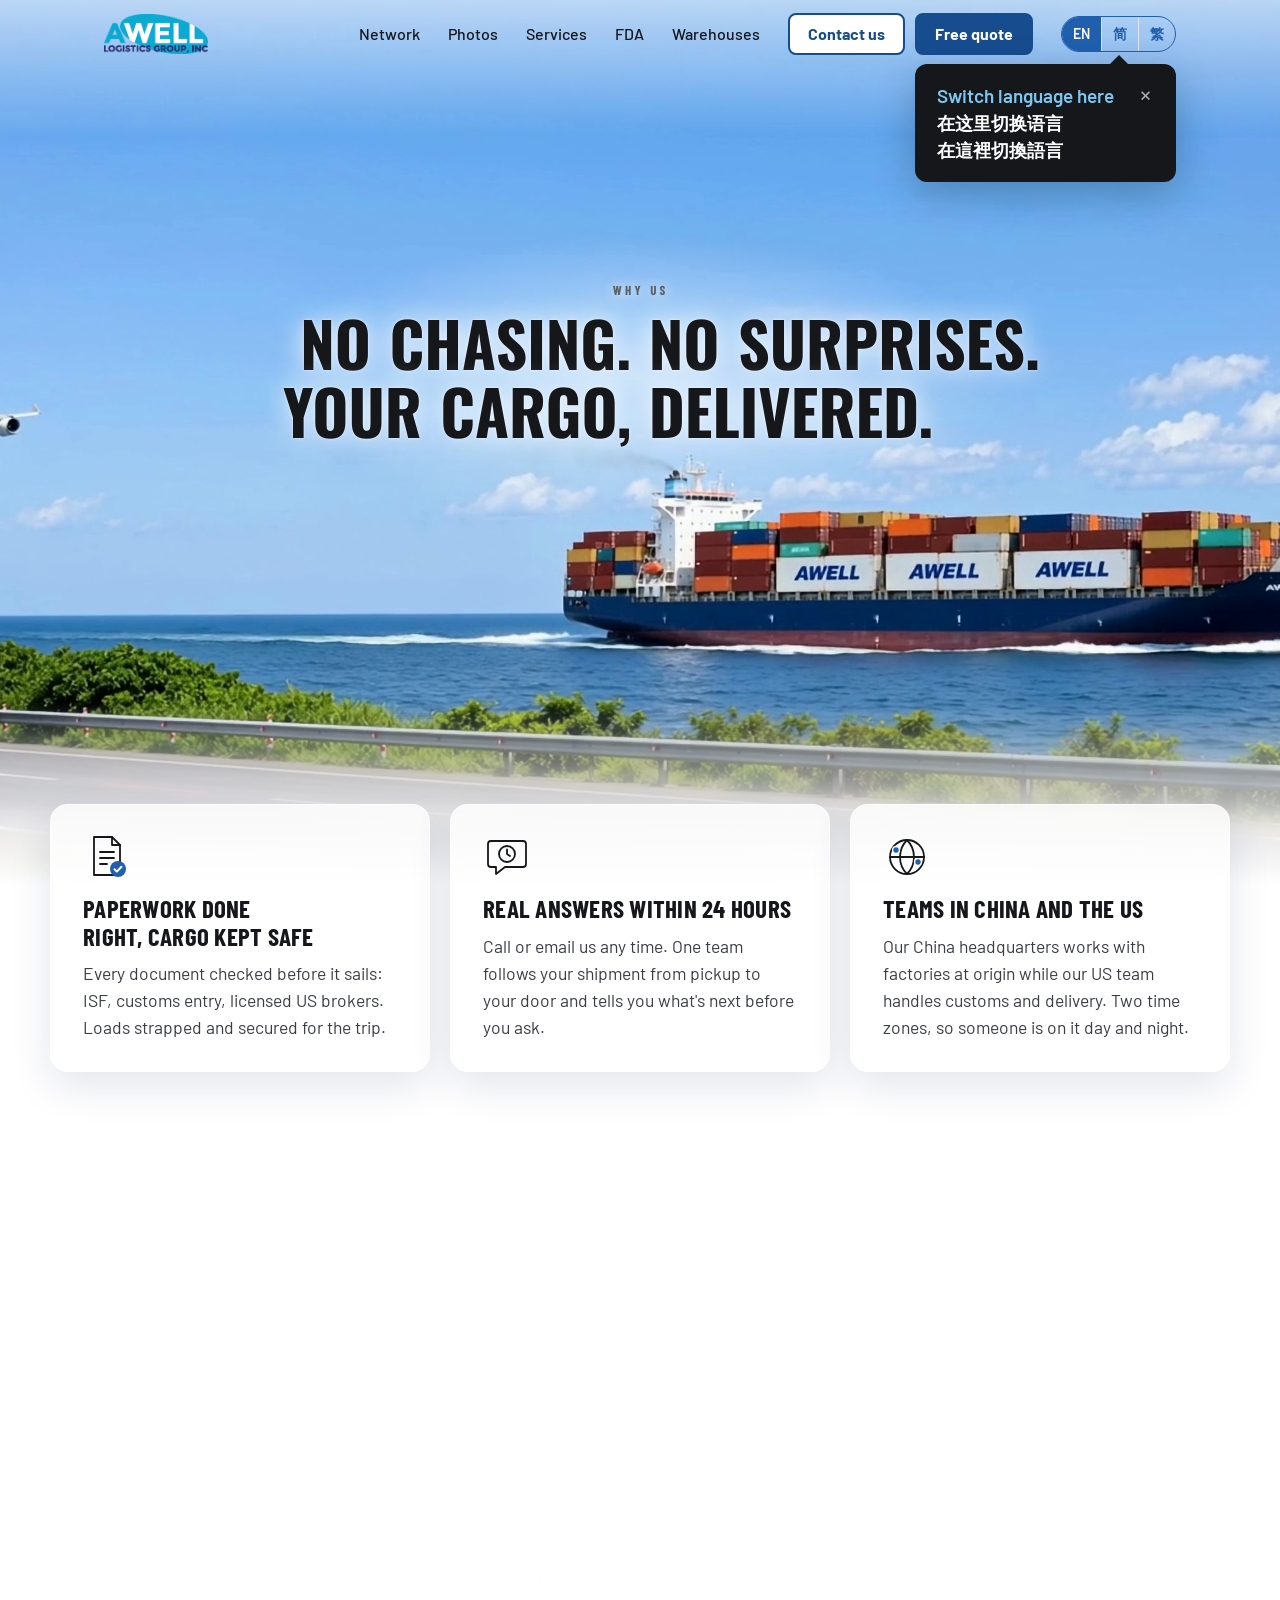
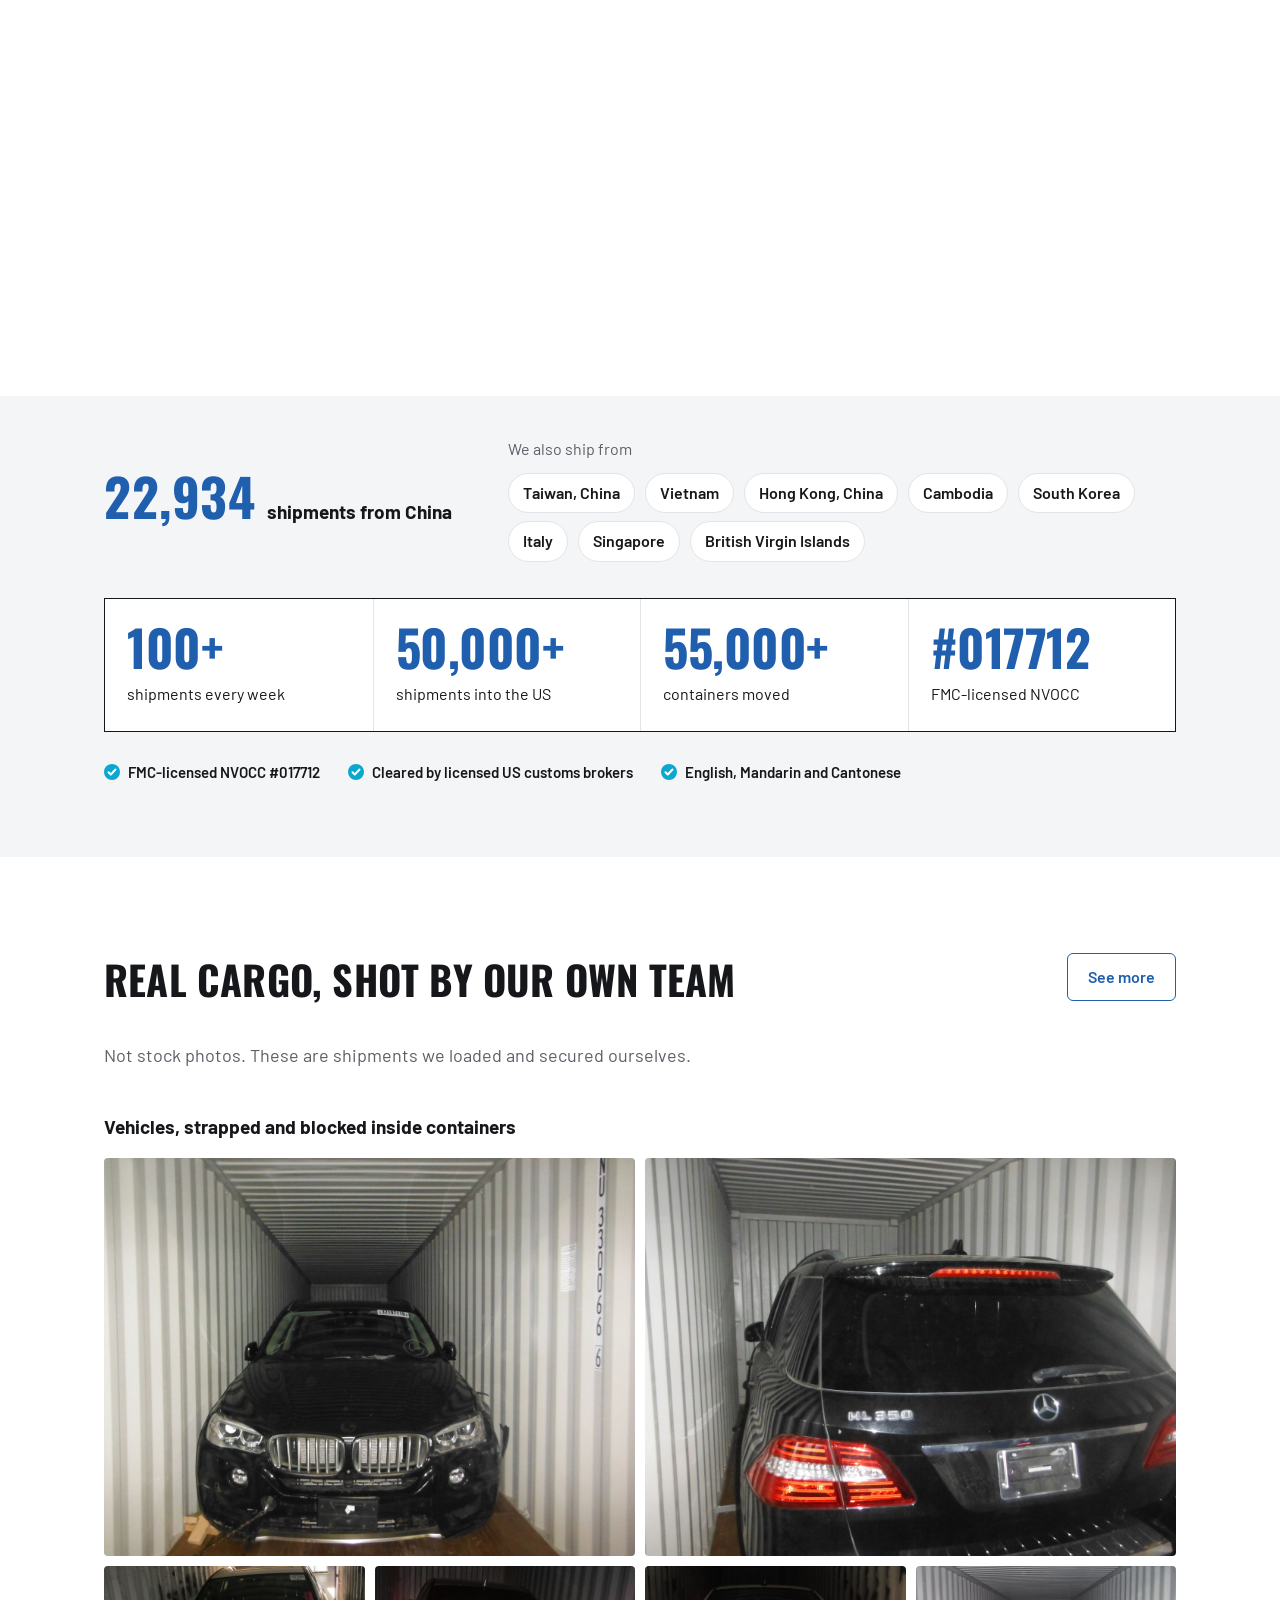
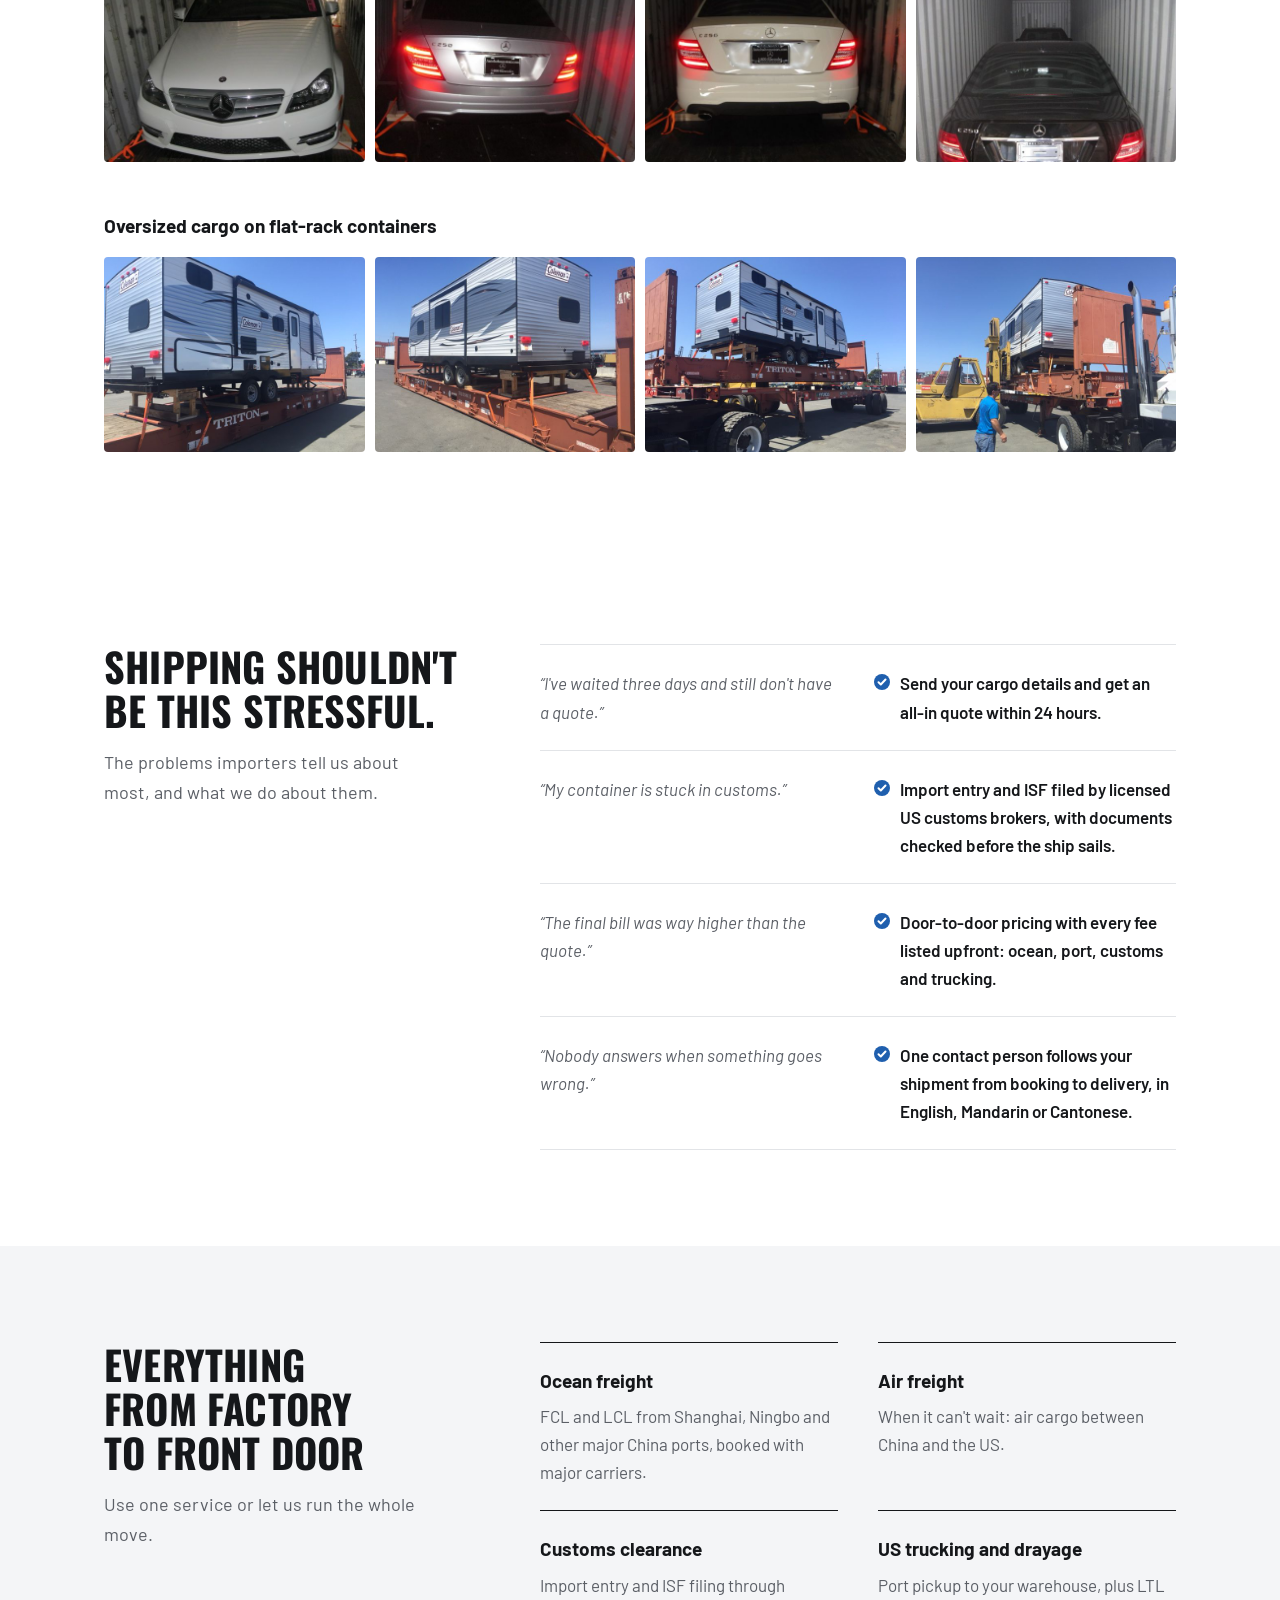
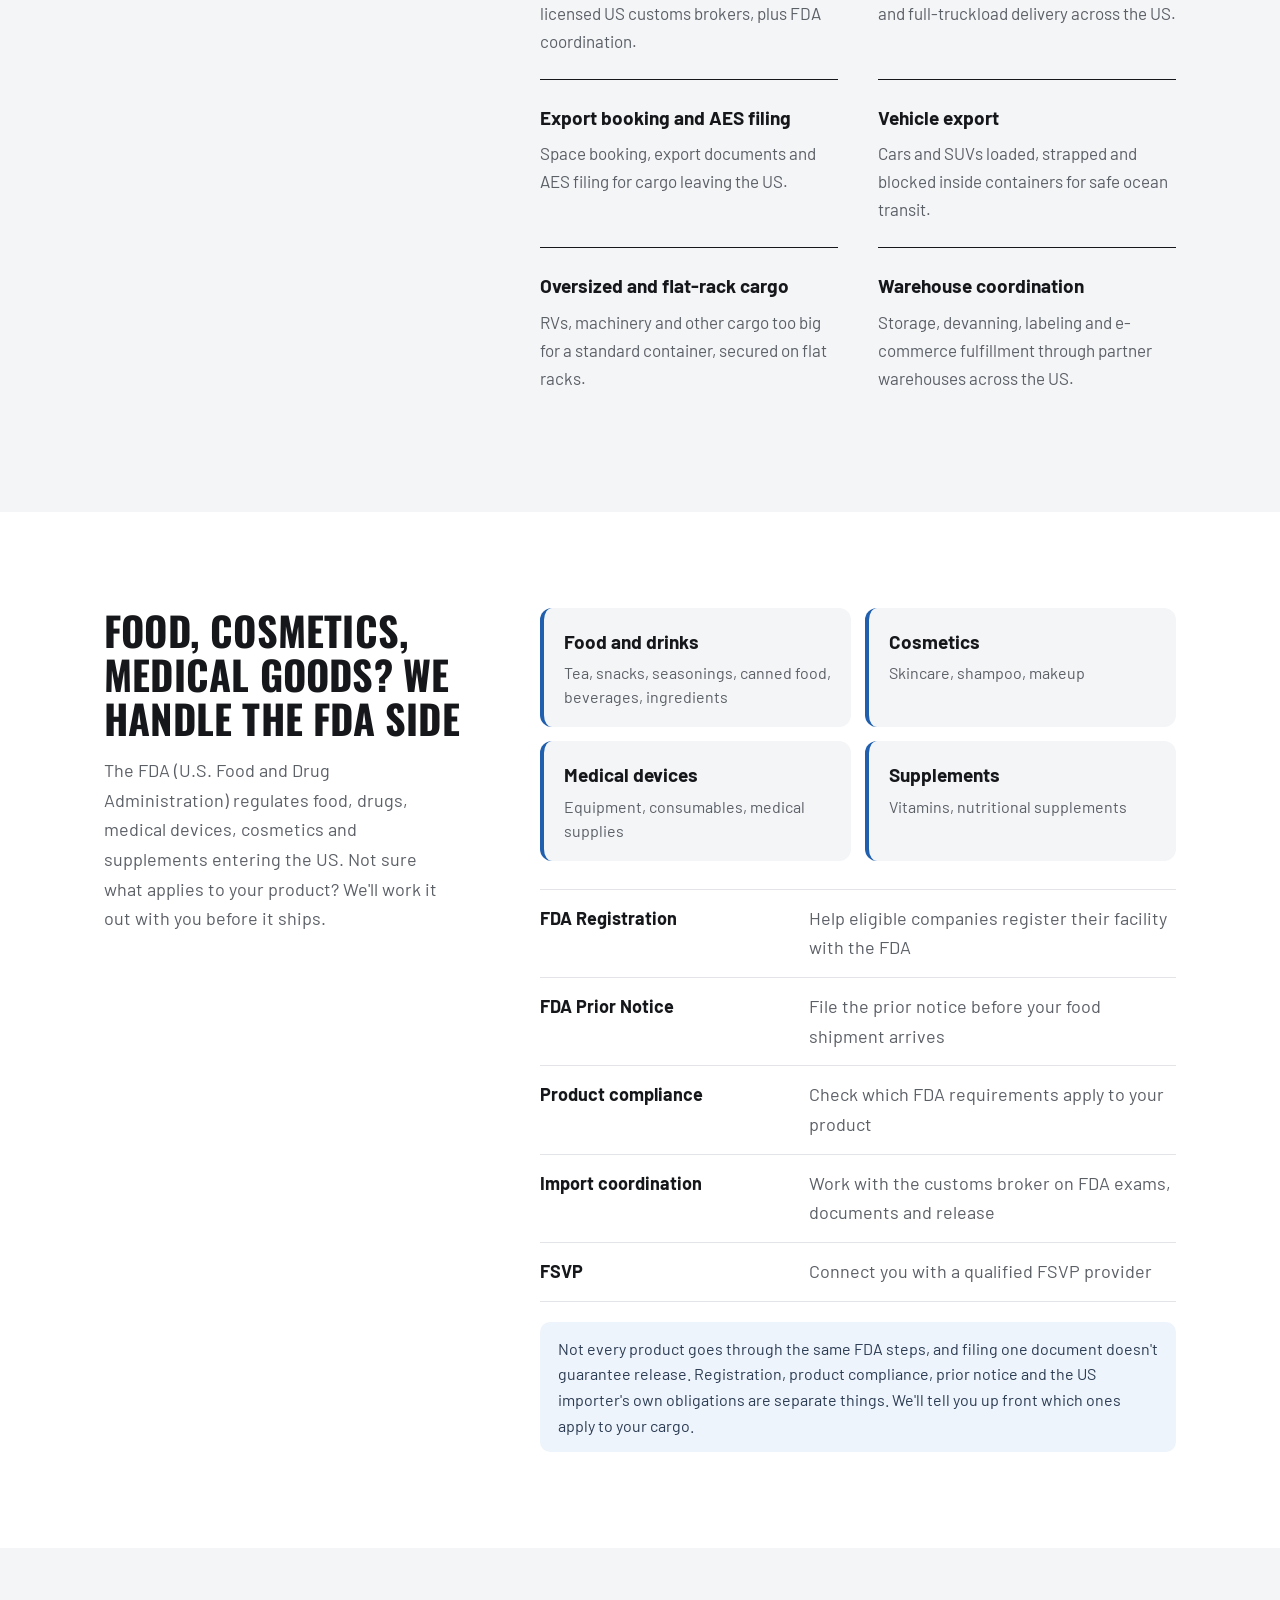
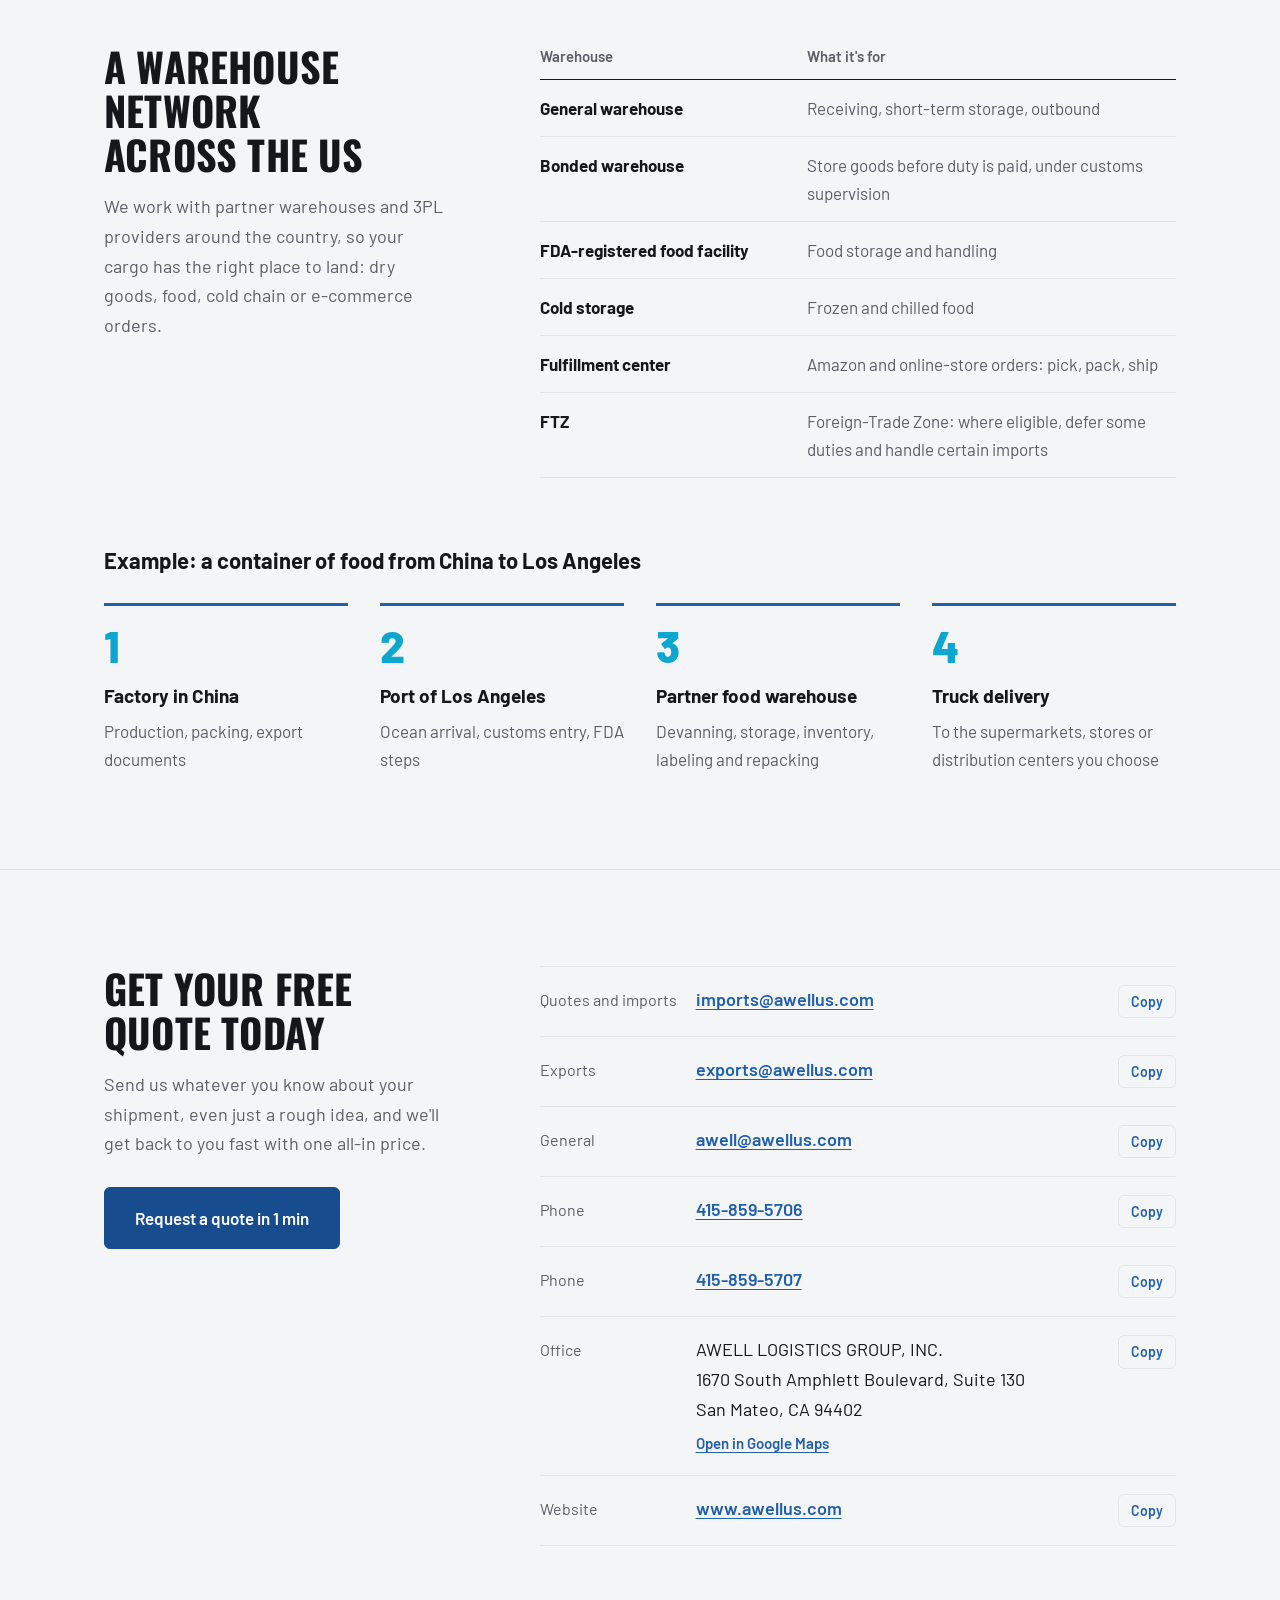
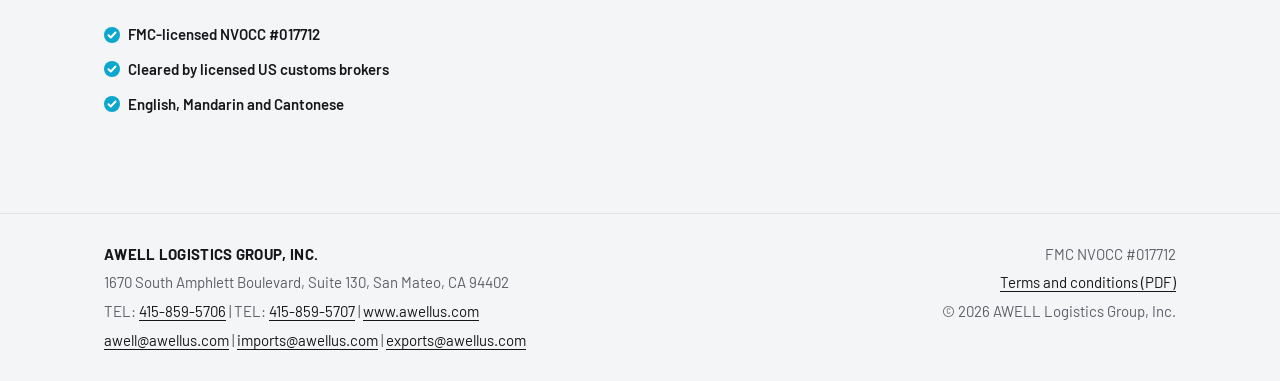
<file: index.html>
<!doctype html>
<html lang="en" data-lang="en">
<head>
  <meta charset="utf-8">
  <meta name="viewport" content="width=device-width, initial-scale=1, viewport-fit=cover">
  <title>AWELL Logistics Group | No chasing. No surprises. Your cargo, delivered.</title>
  <meta name="description" content="Ocean, air, customs clearance and US trucking from anywhere in the world to your door. Documents checked before cargo sails, one team following every shipment, answers within 24 hours. FMC-licensed NVOCC in San Mateo, CA.">
  <link rel="icon" href="favicon.svg" type="image/svg+xml">
  <link rel="preconnect" href="https://fonts.googleapis.com">
  <link rel="preconnect" href="https://fonts.gstatic.com" crossorigin>
  <link href="https://fonts.googleapis.com/css2?family=Oswald:wght@500;700&family=Barlow+Condensed:wght@400;700&family=Barlow:wght@400;500;600;700&display=swap" rel="stylesheet">
  <link rel="stylesheet" href="styles.css">

  <!-- 语言切换：在页面显示前就决定语言，避免先闪一下英文 -->
  <script>
    (function () {
      // 三种语言：en = English，zh = 简体中文，zht = 繁體中文
      var ok = { en: 1, zh: 1, zht: 1 };
      var lang = "en";
      try {
        var q = new URLSearchParams(location.search).get("lang");
        var saved = localStorage.getItem("awell-lang");
        var nav = (navigator.language || "").toLowerCase();
        if (ok[q]) lang = q;
        else if (ok[saved]) lang = saved;
        else if (/^zh-(hk|tw|mo)|hant/.test(nav)) lang = "zht";   // 香港、台湾、澳门的浏览器 → 繁体
        else if (nav.indexOf("zh") === 0) lang = "zh";            // 其他中文浏览器 → 简体
      } catch (e) {}
      var html = { en: "en", zh: "zh-CN", zht: "zh-Hant-HK" };
      document.documentElement.setAttribute("data-lang", lang);
      document.documentElement.setAttribute("lang", html[lang]);
    })();
  </script>
</head>
<body class="has-hero">

<!-- =========================================================
     维护说明：每段文字都有英文 (class="en") 和简体中文 (class="zh") 两份，
     改内容时两份一起改。
     繁體中文不用写：选“繁”时，程序会把简体自动转换成香港繁体
     （转换库在 vendor/opencc-cn2t.js）。
     ========================================================= -->

<header class="topbar">
  <div class="wrap topbar-inner">
    <a class="brand" href="#top" aria-label="AWELL Logistics Group home">
      <img src="logo.png" alt="AWELL Logistics Group, Inc." width="117" height="45">
    </a>
    <nav class="nav" aria-label="Main">
      <a href="#network"><span class="en">Network</span><span class="zh">航线网络</span></a>
      <a href="#photos"><span class="en">Photos</span><span class="zh">实拍</span></a>
      <a href="#services"><span class="en">Services</span><span class="zh">服务</span></a>
      <a href="#fda"><span class="en">FDA</span><span class="zh">FDA</span></a>
      <a href="#warehouses"><span class="en">Warehouses</span><span class="zh">仓储</span></a>
      <!-- 两个最重要的按钮：联系我们（白底蓝框）和免费报价（蓝底），手机上也一直显示 -->
      <span class="nav-actions">
        <a class="nav-contact" href="#contact"><span class="en">Contact us</span><span class="zh">联系我们</span></a>
        <a class="nav-cta" href="quote.html"><span class="en">Free quote</span><span class="zh">免费报价</span></a>
      </span>
      <div class="lang-switch" role="group" aria-label="Language">
        <button type="button" data-set-lang="en" lang="en">EN</button>
        <button type="button" data-set-lang="zh" lang="zh-CN" aria-label="简体中文">简</button>
        <button type="button" data-set-lang="zht" lang="zh-Hant" aria-label="繁體中文">繁</button>
      </div>
    </nav>
  </div>
</header>

<main id="top">

  <!-- ===== 首屏 =====
       背景视频：飞机、船、卡车依次出现，播完停在最后一帧。上面盖一层很淡的白色（.tint），底部模糊并渐变成白色，和下面接上。 -->
  <section class="hero-frame" aria-label="AWELL Logistics Group">
    <!-- hero-hd.mp4（2560 宽，电脑大屏）/ hero.mp4（1280 宽，手机和网速慢时），network.js 自动选，卡了自动换。
         hero-poster.jpg 是第一帧（加载时先显示），hero-end.jpg 是最后一帧（关闭动画的访客直接看这张）。 -->
    <video class="bg" data-hd="hero-hd.mp4" data-sd="hero.mp4" data-end="hero-end.jpg" poster="hero-poster.jpg" autoplay muted playsinline disablepictureinpicture preload="auto" aria-hidden="true"></video>
    <div class="tint"></div>
    <div class="stage">
      <p class="eyebrow"><span><span class="en">Why us</span><span class="zh">为什么选择我们</span></span></p>

      <h1 class="headline">
        <span class="hl hl1"><span class="en">No chasing.</span><span class="zh">不用催，</span></span>
        <span class="hl hl2"><span class="en">No surprises.</span><span class="zh">不出意外，</span></span>
        <span class="hl hl3"><span class="en">Your cargo,</span><span class="zh">你的货，</span></span>
        <span class="hl hl4"><span class="en">delivered.</span><span class="zh">稳稳送到。</span></span>
      </h1>

    </div>
    <a class="scroll-cue" href="#network"><span class="en">Scroll</span><span class="zh">向下</span></a>
  </section>

  <!-- 首屏下面的两块卖点：毛玻璃卡片，一半压在视频淡出的地方，把首屏和第二屏接起来 -->
  <section class="hero-points" aria-label="Why AWELL">
    <div class="hp-grid">
      <!-- 左：文件齐全、货物安全 -->
      <section class="feature f-left">
        <svg class="icon" viewBox="0 0 48 48" fill="none" stroke="#15171A" stroke-width="1.8" stroke-linecap="round" stroke-linejoin="round" aria-hidden="true">
          <path d="M11 4h18l8 8v30H11z"/><path d="M29 4v8h8"/>
          <path d="M17 19h14M17 25h14M17 31h7"/>
          <circle cx="35" cy="36" r="8" fill="#1F5FAE" stroke="none"/>
          <path d="M31.5 36.2l2.4 2.4 4.6-4.8" stroke="#FFFFFF" stroke-width="2"/>
        </svg>
        <h2>
          <span class="en"><span class="ln">Paperwork done right, </span><span class="ln">cargo kept safe </span></span>
          <span class="zh"><span class="ln">文件齐全</span><span class="ln">货物安全</span></span>
        </h2>
        <p>
          <span class="en"><span class="ln">Every document checked before it sails: </span><span class="ln">ISF, customs entry, licensed US brokers. </span><span class="ln">Loads strapped and secured for the trip. </span></span>
          <span class="zh"><span class="ln">开船前所有单证逐一核对，</span><span class="ln">ISF、报关由持牌美国报关行办理；</span><span class="ln">装柜加固到位，一路稳稳当当。</span></span>
        </p>
      </section>

      <!-- 右：随时联系、24 小时内答复 -->
      <section class="feature f-right">
        <svg class="icon" viewBox="0 0 48 48" fill="none" stroke="#15171A" stroke-width="1.8" stroke-linecap="round" stroke-linejoin="round" aria-hidden="true">
          <path d="M8 8h32a3 3 0 0 1 3 3v20a3 3 0 0 1-3 3H22l-9 7v-7H8a3 3 0 0 1-3-3V11a3 3 0 0 1 3-3z"/>
          <circle cx="24" cy="21" r="8"/><path d="M24 16.5V21l3 2"/>
        </svg>
        <h2>
          <span class="en"><span class="ln">Real answers </span><span class="ln">within 24 hours </span></span>
          <span class="zh"><span class="ln">随时联系</span><span class="ln">24 小时内答复</span></span>
        </h2>
        <p>
          <span class="en"><span class="ln">Call or email us any time. One team follows </span><span class="ln">your shipment from pickup to your door </span><span class="ln">and tells you what's next before you ask. </span></span>
          <span class="zh"><span class="ln">电话、邮件随时找得到人，</span><span class="ln">同一个团队从提货跟到派送，</span><span class="ln">不用你催，进展我们主动告诉你。</span></span>
        </p>
      </section>

      <!-- 第三块：中美两地团队 -->
      <section class="feature f-team">
        <svg class="icon" viewBox="0 0 48 48" fill="none" stroke="#15171A" stroke-width="1.8" stroke-linecap="round" stroke-linejoin="round" aria-hidden="true">
          <circle cx="24" cy="24" r="17"/><path d="M7 24h34M24 7c-5 5-7 11-7 17s2 12 7 17M24 7c5 5 7 11 7 17s-2 12-7 17"/>
          <circle cx="13" cy="17" r="3.4" fill="#1F5FAE" stroke="#FFFFFF" stroke-width="1.4"/>
          <circle cx="35" cy="29" r="3.4" fill="#1F5FAE" stroke="#FFFFFF" stroke-width="1.4"/>
        </svg>
        <h2>
          <span class="en"><span class="ln">Teams in China </span><span class="ln">and the US </span></span>
          <span class="zh"><span class="ln">中美两地</span><span class="ln">双团队</span></span>
        </h2>
        <p>
          <span class="en"><span class="ln">Our China headquarters works with factories at origin </span><span class="ln">while our US team handles customs and delivery. </span><span class="ln">Two time zones, so someone is on it day and night.</span></span>
          <span class="zh"><span class="ln">中国总部在起运地对接工厂和供应商，</span><span class="ln">美国团队负责清关和派送。</span><span class="ln">两边接力跟进，您的货白天黑夜都有人盯着。</span></span>
        </p>
      </section>
    </div>
  </section>

  <!-- ===== 第二屏：物流网络地图 =====
       地图、航线、图标是生成好的 SVG；出场动画由 network.js 触发，样式在 styles.css “第二屏”部分 -->
  <section class="network" id="network">
    <div class="wrap net-layout">
      <h2 class="net-title">
        <span class="ln ln1"><span class="en">From around the world</span><span class="zh">从世界各地出发</span></span>
        <span class="ln ln2"><span class="en">to every door</span><span class="zh">送到美国</span></span>
        <span class="ln ln3"><span class="en">in America</span><span class="zh">每一个门口</span></span>
      </h2>
      <div class="net-map">
        <svg viewBox="0 0 1000 327" role="img" aria-label="Shipping routes from Asia, Europe and the British Virgin Islands to US ports, then trucking across the US">
<path class="net-dots" d="M0 3.5h0M0 15.8h0M0 28.2h0M0 40.5h0M0 52.8h0M0 65.2h0M0 77.5h0M0 89.8h0M0 102.2h0M0 114.5h0M0 126.8h0M0 139.2h0M0 151.5h0M0 163.8h0M3.3 9.7h0M3.3 22h0M3.3 34.3h0M3.3 46.7h0M3.3 59h0M3.3 71.3h0M3.3 83.7h0M3.3 96h0M3.3 108.3h0M3.3 120.7h0M3.3 133h0M3.3 145.3h0M3.3 157.7h0M6.7 3.5h0M6.7 15.8h0M6.7 28.2h0M6.7 40.5h0M6.7 52.8h0M6.7 65.2h0M6.7 77.5h0M6.7 89.8h0M6.7 102.2h0M6.7 114.5h0M6.7 126.8h0M6.7 139.2h0M6.7 151.5h0M6.7 200.8h0M10 9.7h0M10 22h0M10 34.3h0M10 46.7h0M10 59h0M10 71.3h0M10 83.7h0M10 96h0M10 108.3h0M10 120.7h0M10 133h0M10 145.3h0M10 157.7h0M10 170h0M10 182.3h0M13.3 3.5h0M13.3 15.8h0M13.3 28.2h0M13.3 40.5h0M13.3 52.8h0M13.3 65.2h0M13.3 77.5h0M13.3 89.8h0M13.3 102.2h0M13.3 114.5h0M13.3 126.8h0M13.3 139.2h0M13.3 151.5h0M13.3 163.8h0M13.3 188.5h0M16.7 9.7h0M16.7 22h0M16.7 34.3h0M16.7 46.7h0M16.7 59h0M16.7 71.3h0M16.7 83.7h0M16.7 96h0M16.7 108.3h0M16.7 120.7h0M16.7 133h0M16.7 145.3h0M16.7 157.7h0M16.7 170h0M16.7 194.7h0M16.7 207h0M20 3.5h0M20 15.8h0M20 28.2h0M20 40.5h0M20 52.8h0M20 65.2h0M20 77.5h0M20 89.8h0M20 102.2h0M20 114.5h0M20 126.8h0M20 139.2h0M20 151.5h0M20 163.8h0M20 200.8h0M20 213.2h0M23.3 9.7h0M23.3 22h0M23.3 34.3h0M23.3 46.7h0M23.3 59h0M23.3 71.3h0M23.3 83.7h0M23.3 96h0M23.3 108.3h0M23.3 120.7h0M23.3 133h0M23.3 145.3h0M23.3 157.7h0M23.3 170h0M23.3 219.3h0M26.7 3.5h0M26.7 15.8h0M26.7 28.2h0M26.7 40.5h0M26.7 52.8h0M26.7 65.2h0M26.7 77.5h0M26.7 89.8h0M26.7 102.2h0M26.7 114.5h0M26.7 126.8h0M26.7 139.2h0M26.7 151.5h0M26.7 163.8h0M26.7 176.2h0M26.7 225.5h0M30 9.7h0M30 22h0M30 34.3h0M30 46.7h0M30 59h0M30 71.3h0M30 83.7h0M30 96h0M30 108.3h0M30 120.7h0M30 133h0M30 145.3h0M30 157.7h0M30 170h0M30 182.3h0M30 219.3h0M33.3 3.5h0M33.3 15.8h0M33.3 28.2h0M33.3 40.5h0M33.3 52.8h0M33.3 65.2h0M33.3 77.5h0M33.3 89.8h0M33.3 102.2h0M33.3 114.5h0M33.3 126.8h0M33.3 139.2h0M33.3 163.8h0M33.3 176.2h0M36.7 9.7h0M36.7 22h0M36.7 34.3h0M36.7 46.7h0M36.7 59h0M36.7 71.3h0M36.7 83.7h0M36.7 96h0M36.7 108.3h0M36.7 120.7h0M36.7 133h0M36.7 145.3h0M36.7 170h0M36.7 231.7h0M40 3.5h0M40 15.8h0M40 28.2h0M40 40.5h0M40 52.8h0M40 65.2h0M40 77.5h0M40 89.8h0M40 102.2h0M40 114.5h0M40 126.8h0M40 139.2h0M43.3 9.7h0M43.3 22h0M43.3 34.3h0M43.3 46.7h0M43.3 59h0M43.3 71.3h0M43.3 83.7h0M43.3 96h0M43.3 108.3h0M43.3 120.7h0M43.3 133h0M43.3 145.3h0M43.3 207h0M43.3 231.7h0M46.7 3.5h0M46.7 15.8h0M46.7 28.2h0M46.7 40.5h0M46.7 52.8h0M46.7 65.2h0M46.7 77.5h0M46.7 89.8h0M46.7 102.2h0M46.7 114.5h0M46.7 126.8h0M46.7 139.2h0M46.7 213.2h0M50 9.7h0M50 22h0M50 34.3h0M50 46.7h0M50 59h0M50 71.3h0M50 83.7h0M50 96h0M50 108.3h0M50 120.7h0M50 133h0M50 145.3h0M50 207h0M53.3 3.5h0M53.3 15.8h0M53.3 28.2h0M53.3 40.5h0M53.3 52.8h0M53.3 65.2h0M53.3 77.5h0M53.3 89.8h0M53.3 102.2h0M53.3 114.5h0M53.3 126.8h0M53.3 139.2h0M53.3 200.8h0M53.3 213.2h0M56.7 9.7h0M56.7 22h0M56.7 34.3h0M56.7 46.7h0M56.7 59h0M56.7 71.3h0M56.7 83.7h0M56.7 96h0M56.7 108.3h0M56.7 120.7h0M56.7 133h0M56.7 194.7h0M56.7 207h0M56.7 219.3h0M56.7 281h0M56.7 293.3h0M60 3.5h0M60 15.8h0M60 28.2h0M60 40.5h0M60 52.8h0M60 65.2h0M60 77.5h0M60 89.8h0M60 102.2h0M60 114.5h0M60 126.8h0M60 139.2h0M60 200.8h0M60 213.2h0M60 274.8h0M60 287.2h0M60 299.5h0M60 311.8h0M63.3 9.7h0M63.3 22h0M63.3 34.3h0M63.3 46.7h0M63.3 59h0M63.3 71.3h0M63.3 83.7h0M63.3 108.3h0M63.3 120.7h0M63.3 133h0M63.3 194.7h0M63.3 207h0M63.3 281h0M63.3 293.3h0M63.3 305.7h0M66.7 3.5h0M66.7 15.8h0M66.7 28.2h0M66.7 40.5h0M66.7 52.8h0M66.7 65.2h0M66.7 77.5h0M66.7 89.8h0M66.7 102.2h0M66.7 114.5h0M66.7 126.8h0M66.7 237.8h0M66.7 274.8h0M66.7 287.2h0M66.7 299.5h0M70 9.7h0M70 22h0M70 34.3h0M70 46.7h0M70 59h0M70 71.3h0M70 83.7h0M70 120.7h0M70 170h0M70 194.7h0M70 219.3h0M70 268.7h0M70 281h0M70 293.3h0M70 305.7h0M73.3 3.5h0M73.3 15.8h0M73.3 28.2h0M73.3 40.5h0M73.3 52.8h0M73.3 65.2h0M73.3 77.5h0M73.3 89.8h0M73.3 102.2h0M73.3 126.8h0M73.3 139.2h0M73.3 163.8h0M73.3 213.2h0M73.3 274.8h0M73.3 287.2h0M73.3 299.5h0M76.7 9.7h0M76.7 22h0M76.7 34.3h0M76.7 46.7h0M76.7 59h0M76.7 71.3h0M76.7 83.7h0M76.7 182.3h0M76.7 268.7h0M76.7 281h0M76.7 293.3h0M76.7 305.7h0M80 3.5h0M80 15.8h0M80 28.2h0M80 40.5h0M80 52.8h0M80 65.2h0M80 77.5h0M80 89.8h0M80 139.2h0M80 262.5h0M80 274.8h0M80 287.2h0M80 299.5h0M83.3 9.7h0M83.3 22h0M83.3 34.3h0M83.3 46.7h0M83.3 59h0M83.3 71.3h0M83.3 83.7h0M83.3 256.3h0M83.3 268.7h0M83.3 281h0M83.3 293.3h0M83.3 305.7h0M86.7 3.5h0M86.7 15.8h0M86.7 28.2h0M86.7 40.5h0M86.7 52.8h0M86.7 65.2h0M86.7 77.5h0M86.7 89.8h0M86.7 188.5h0M86.7 262.5h0M86.7 274.8h0M86.7 287.2h0M86.7 299.5h0M90 9.7h0M90 22h0M90 34.3h0M90 46.7h0M90 59h0M90 71.3h0M90 83.7h0M90 96h0M90 108.3h0M90 207h0M90 256.3h0M90 268.7h0M90 281h0M90 293.3h0M93.3 3.5h0M93.3 15.8h0M93.3 28.2h0M93.3 40.5h0M93.3 52.8h0M93.3 65.2h0M93.3 77.5h0M93.3 89.8h0M93.3 102.2h0M93.3 262.5h0M93.3 274.8h0M93.3 287.2h0M93.3 299.5h0M96.7 9.7h0M96.7 22h0M96.7 34.3h0M96.7 46.7h0M96.7 59h0M96.7 71.3h0M96.7 83.7h0M96.7 219.3h0M96.7 256.3h0M96.7 268.7h0M96.7 281h0M96.7 293.3h0M100 15.8h0M100 28.2h0M100 40.5h0M100 52.8h0M100 65.2h0M100 77.5h0M100 114.5h0M100 213.2h0M100 250.2h0M100 262.5h0M100 274.8h0M100 287.2h0M100 299.5h0M103.3 9.7h0M103.3 22h0M103.3 34.3h0M103.3 46.7h0M103.3 59h0M103.3 71.3h0M103.3 83.7h0M103.3 108.3h0M103.3 256.3h0M103.3 268.7h0M103.3 281h0M103.3 293.3h0M106.7 3.5h0M106.7 15.8h0M106.7 28.2h0M106.7 40.5h0M106.7 52.8h0M106.7 65.2h0M106.7 77.5h0M106.7 213.2h0M106.7 250.2h0M106.7 262.5h0M106.7 274.8h0M106.7 287.2h0M106.7 299.5h0M110 9.7h0M110 22h0M110 34.3h0M110 46.7h0M110 59h0M110 71.3h0M110 83.7h0M110 108.3h0M110 219.3h0M110 256.3h0M110 268.7h0M110 281h0M110 293.3h0M110 305.7h0M113.3 3.5h0M113.3 15.8h0M113.3 28.2h0M113.3 40.5h0M113.3 52.8h0M113.3 65.2h0M113.3 77.5h0M113.3 213.2h0M113.3 250.2h0M113.3 262.5h0M113.3 274.8h0M113.3 287.2h0M113.3 299.5h0M116.7 9.7h0M116.7 22h0M116.7 34.3h0M116.7 46.7h0M116.7 59h0M116.7 71.3h0M116.7 108.3h0M116.7 219.3h0M116.7 256.3h0M116.7 268.7h0M116.7 281h0M116.7 293.3h0M116.7 305.7h0M120 3.5h0M120 15.8h0M120 28.2h0M120 40.5h0M120 65.2h0M120 102.2h0M120 225.5h0M120 262.5h0M120 274.8h0M120 287.2h0M120 299.5h0M123.3 9.7h0M123.3 22h0M123.3 34.3h0M123.3 59h0M123.3 219.3h0M123.3 231.7h0M123.3 268.7h0M123.3 281h0M123.3 293.3h0M123.3 305.7h0M126.7 3.5h0M126.7 15.8h0M126.7 28.2h0M126.7 40.5h0M126.7 102.2h0M126.7 225.5h0M126.7 262.5h0M126.7 274.8h0M126.7 287.2h0M126.7 299.5h0M126.7 311.8h0M130 9.7h0M130 22h0M130 34.3h0M130 83.7h0M130 96h0M130 219.3h0M130 231.7h0M130 256.3h0M130 268.7h0M130 281h0M130 293.3h0M130 305.7h0M130 318h0M133.3 3.5h0M133.3 15.8h0M133.3 28.2h0M133.3 65.2h0M133.3 225.5h0M133.3 250.2h0M133.3 262.5h0M133.3 274.8h0M133.3 287.2h0M133.3 299.5h0M133.3 311.8h0M136.7 9.7h0M136.7 22h0M136.7 34.3h0M136.7 83.7h0M136.7 231.7h0M136.7 256.3h0M136.7 268.7h0M136.7 281h0M136.7 293.3h0M136.7 305.7h0M136.7 318h0M140 3.5h0M140 15.8h0M140 28.2h0M140 225.5h0M140 262.5h0M140 274.8h0M140 287.2h0M140 299.5h0M140 311.8h0M143.3 9.7h0M143.3 22h0M143.3 34.3h0M143.3 231.7h0M143.3 268.7h0M143.3 281h0M143.3 293.3h0M143.3 305.7h0M143.3 318h0M146.7 3.5h0M146.7 15.8h0M146.7 28.2h0M146.7 237.8h0M146.7 274.8h0M146.7 287.2h0M146.7 299.5h0M146.7 311.8h0M150 9.7h0M150 22h0M150 34.3h0M150 281h0M150 293.3h0M150 305.7h0M150 318h0M153.3 3.5h0M153.3 15.8h0M153.3 28.2h0M153.3 237.8h0M153.3 287.2h0M153.3 299.5h0M153.3 311.8h0M156.7 9.7h0M156.7 22h0M156.7 34.3h0M156.7 281h0M156.7 293.3h0M156.7 305.7h0M160 3.5h0M160 15.8h0M160 28.2h0M160 287.2h0M160 299.5h0M163.3 9.7h0M163.3 22h0M163.3 34.3h0M166.7 3.5h0M166.7 15.8h0M166.7 28.2h0M170 9.7h0M170 22h0M170 46.7h0M173.3 3.5h0M173.3 15.8h0M173.3 28.2h0M173.3 52.8h0M176.7 9.7h0M176.7 22h0M176.7 46.7h0M180 15.8h0M180 28.2h0M180 40.5h0M180 52.8h0M180 237.8h0M183.3 9.7h0M183.3 22h0M183.3 46.7h0M186.7 15.8h0M186.7 28.2h0M190 9.7h0M190 22h0M190 34.3h0M193.3 15.8h0M193.3 28.2h0M196.7 9.7h0M196.7 22h0M200 15.8h0M200 28.2h0M203.3 9.7h0M203.3 22h0M203.3 256.3h0M206.7 15.8h0M206.7 28.2h0M210 9.7h0M210 22h0M213.3 15.8h0M213.3 28.2h0M216.7 9.7h0M216.7 22h0M220 15.8h0M220 28.2h0M220 324.2h0M223.3 9.7h0M223.3 22h0M226.7 15.8h0M226.7 324.2h0M230 9.7h0M233.3 15.8h0M233.3 28.2h0M236.7 9.7h0M240 15.8h0M246.7 15.8h0M253.3 15.8h0M256.7 22h0M260 15.8h0M276.7 9.7h0M280 15.8h0M280 28.2h0M283.3 9.7h0M283.3 34.3h0M286.7 28.2h0M290 9.7h0M290 22h0M290 34.3h0M293.3 3.5h0M293.3 15.8h0M293.3 28.2h0M296.7 9.7h0M296.7 22h0M296.7 34.3h0M300 3.5h0M300 15.8h0M300 28.2h0M300 40.5h0M303.3 9.7h0M303.3 22h0M303.3 34.3h0M306.7 3.5h0M306.7 15.8h0M306.7 28.2h0M306.7 40.5h0M310 9.7h0M310 22h0M310 34.3h0M313.3 3.5h0M313.3 15.8h0M313.3 28.2h0M316.7 9.7h0M316.7 22h0M316.7 34.3h0M320 15.8h0M320 28.2h0M323.3 9.7h0M323.3 22h0M323.3 34.3h0M326.7 15.8h0M326.7 28.2h0M330 9.7h0M330 22h0M333.3 15.8h0M333.3 28.2h0M336.7 9.7h0M336.7 22h0M336.7 34.3h0M340 15.8h0M340 28.2h0M343.3 9.7h0M343.3 22h0M343.3 34.3h0M346.7 15.8h0M346.7 28.2h0M350 9.7h0M350 22h0M350 34.3h0M353.3 15.8h0M353.3 28.2h0M356.7 9.7h0M356.7 22h0M356.7 34.3h0M360 15.8h0M360 28.2h0M360 40.5h0M363.3 9.7h0M363.3 22h0M363.3 34.3h0M366.7 15.8h0M366.7 28.2h0M366.7 40.5h0M366.7 52.8h0M370 9.7h0M370 22h0M370 34.3h0M370 46.7h0M373.3 15.8h0M373.3 28.2h0M373.3 40.5h0M373.3 52.8h0M376.7 9.7h0M376.7 22h0M376.7 34.3h0M376.7 46.7h0M380 15.8h0M380 28.2h0M380 40.5h0M380 52.8h0M383.3 9.7h0M383.3 22h0M383.3 34.3h0M383.3 46.7h0M383.3 59h0M386.7 15.8h0M386.7 28.2h0M386.7 40.5h0M386.7 52.8h0M386.7 65.2h0M390 9.7h0M390 22h0M390 34.3h0M390 46.7h0M390 59h0M393.3 15.8h0M393.3 28.2h0M393.3 40.5h0M393.3 52.8h0M393.3 65.2h0M393.3 77.5h0M393.3 89.8h0M396.7 9.7h0M396.7 22h0M396.7 34.3h0M396.7 46.7h0M396.7 59h0M396.7 71.3h0M396.7 83.7h0M396.7 96h0M400 15.8h0M400 28.2h0M400 40.5h0M400 52.8h0M400 65.2h0M400 77.5h0M400 89.8h0M400 102.2h0M403.3 9.7h0M403.3 22h0M403.3 34.3h0M403.3 46.7h0M403.3 59h0M403.3 71.3h0M403.3 83.7h0M403.3 96h0M403.3 108.3h0M406.7 15.8h0M406.7 28.2h0M406.7 40.5h0M406.7 52.8h0M406.7 65.2h0M406.7 77.5h0M406.7 89.8h0M406.7 102.2h0M410 9.7h0M410 22h0M410 34.3h0M410 46.7h0M410 59h0M410 71.3h0M410 83.7h0M410 96h0M410 108.3h0M413.3 3.5h0M413.3 15.8h0M413.3 28.2h0M413.3 40.5h0M413.3 52.8h0M413.3 65.2h0M413.3 77.5h0M413.3 89.8h0M413.3 102.2h0M413.3 114.5h0M416.7 9.7h0M416.7 22h0M416.7 34.3h0M416.7 46.7h0M416.7 59h0M416.7 71.3h0M416.7 83.7h0M416.7 96h0M416.7 108.3h0M416.7 120.7h0M420 3.5h0M420 15.8h0M420 28.2h0M420 40.5h0M420 52.8h0M420 65.2h0M420 77.5h0M420 89.8h0M420 102.2h0M420 114.5h0M420 126.8h0M423.3 9.7h0M423.3 22h0M423.3 34.3h0M423.3 46.7h0M423.3 59h0M423.3 71.3h0M423.3 83.7h0M423.3 96h0M423.3 108.3h0M423.3 120.7h0M423.3 133h0M426.7 3.5h0M426.7 15.8h0M426.7 28.2h0M426.7 40.5h0M426.7 52.8h0M426.7 65.2h0M426.7 77.5h0M426.7 89.8h0M426.7 102.2h0M426.7 114.5h0M426.7 126.8h0M426.7 139.2h0M430 9.7h0M430 22h0M430 34.3h0M430 46.7h0M430 59h0M430 71.3h0M430 83.7h0M430 96h0M430 108.3h0M430 120.7h0M433.3 3.5h0M433.3 15.8h0M433.3 28.2h0M433.3 40.5h0M433.3 52.8h0M433.3 65.2h0M433.3 77.5h0M433.3 89.8h0M433.3 102.2h0M433.3 114.5h0M433.3 126.8h0M436.7 22h0M436.7 34.3h0M436.7 46.7h0M436.7 59h0M436.7 71.3h0M436.7 83.7h0M436.7 96h0M436.7 108.3h0M436.7 120.7h0M436.7 133h0M440 3.5h0M440 15.8h0M440 28.2h0M440 40.5h0M440 52.8h0M440 65.2h0M440 77.5h0M440 89.8h0M440 102.2h0M440 114.5h0M440 126.8h0M440 139.2h0M443.3 22h0M443.3 34.3h0M443.3 46.7h0M443.3 59h0M443.3 71.3h0M443.3 83.7h0M443.3 96h0M443.3 108.3h0M443.3 120.7h0M443.3 133h0M443.3 145.3h0M446.7 3.5h0M446.7 15.8h0M446.7 28.2h0M446.7 40.5h0M446.7 52.8h0M446.7 65.2h0M446.7 77.5h0M446.7 89.8h0M446.7 102.2h0M446.7 114.5h0M446.7 126.8h0M446.7 139.2h0M446.7 151.5h0M450 22h0M450 34.3h0M450 46.7h0M450 59h0M450 71.3h0M450 83.7h0M450 96h0M450 108.3h0M450 120.7h0M450 133h0M450 145.3h0M453.3 15.8h0M453.3 28.2h0M453.3 40.5h0M453.3 52.8h0M453.3 65.2h0M453.3 77.5h0M453.3 89.8h0M453.3 102.2h0M453.3 114.5h0M453.3 126.8h0M453.3 139.2h0M453.3 151.5h0M456.7 22h0M456.7 34.3h0M456.7 46.7h0M456.7 59h0M456.7 71.3h0M456.7 83.7h0M456.7 96h0M456.7 108.3h0M456.7 120.7h0M456.7 133h0M456.7 145.3h0M456.7 157.7h0M460 15.8h0M460 28.2h0M460 40.5h0M460 52.8h0M460 65.2h0M460 77.5h0M460 89.8h0M460 102.2h0M460 114.5h0M460 126.8h0M460 139.2h0M460 151.5h0M463.3 22h0M463.3 34.3h0M463.3 46.7h0M463.3 59h0M463.3 71.3h0M463.3 83.7h0M463.3 96h0M463.3 108.3h0M463.3 120.7h0M463.3 133h0M463.3 145.3h0M463.3 157.7h0M466.7 15.8h0M466.7 28.2h0M466.7 40.5h0M466.7 52.8h0M466.7 65.2h0M466.7 77.5h0M466.7 89.8h0M466.7 102.2h0M466.7 114.5h0M466.7 126.8h0M466.7 151.5h0M466.7 163.8h0M470 9.7h0M470 22h0M470 34.3h0M470 46.7h0M470 59h0M470 71.3h0M470 83.7h0M470 96h0M470 108.3h0M470 120.7h0M470 157.7h0M473.3 3.5h0M473.3 15.8h0M473.3 28.2h0M473.3 40.5h0M473.3 52.8h0M473.3 65.2h0M473.3 77.5h0M473.3 89.8h0M473.3 102.2h0M473.3 114.5h0M476.7 9.7h0M476.7 22h0M476.7 46.7h0M476.7 59h0M476.7 71.3h0M476.7 83.7h0M476.7 96h0M476.7 108.3h0M476.7 120.7h0M476.7 157.7h0M480 15.8h0M480 52.8h0M480 65.2h0M480 77.5h0M480 89.8h0M480 102.2h0M480 114.5h0M480 163.8h0M483.3 9.7h0M483.3 22h0M483.3 46.7h0M483.3 59h0M483.3 71.3h0M483.3 83.7h0M483.3 96h0M483.3 108.3h0M483.3 120.7h0M483.3 157.7h0M486.7 15.8h0M486.7 52.8h0M486.7 65.2h0M486.7 77.5h0M486.7 89.8h0M486.7 102.2h0M486.7 114.5h0M486.7 151.5h0M486.7 163.8h0M490 9.7h0M490 22h0M490 46.7h0M490 59h0M490 71.3h0M490 83.7h0M490 96h0M490 108.3h0M490 120.7h0M490 157.7h0M490 170h0M493.3 3.5h0M493.3 15.8h0M493.3 52.8h0M493.3 65.2h0M493.3 77.5h0M493.3 89.8h0M493.3 102.2h0M493.3 114.5h0M496.7 22h0M496.7 59h0M496.7 71.3h0M496.7 83.7h0M496.7 96h0M496.7 108.3h0M496.7 120.7h0M496.7 170h0M500 3.5h0M500 15.8h0M500 52.8h0M500 65.2h0M500 77.5h0M500 89.8h0M500 102.2h0M500 114.5h0M500 163.8h0M500 176.2h0M503.3 9.7h0M503.3 22h0M503.3 59h0M503.3 71.3h0M503.3 83.7h0M503.3 96h0M503.3 108.3h0M503.3 120.7h0M503.3 145.3h0M503.3 170h0M503.3 182.3h0M506.7 3.5h0M506.7 15.8h0M506.7 52.8h0M506.7 65.2h0M506.7 77.5h0M506.7 89.8h0M506.7 102.2h0M506.7 114.5h0M506.7 126.8h0M510 9.7h0M510 59h0M510 71.3h0M510 83.7h0M510 96h0M510 108.3h0M510 133h0M510 145.3h0M513.3 3.5h0M513.3 65.2h0M513.3 77.5h0M513.3 89.8h0M513.3 102.2h0M513.3 114.5h0M513.3 188.5h0M513.3 213.2h0M513.3 225.5h0M516.7 46.7h0M516.7 71.3h0M516.7 83.7h0M516.7 96h0M516.7 108.3h0M516.7 145.3h0M516.7 182.3h0M516.7 207h0M516.7 219.3h0M516.7 231.7h0M520 3.5h0M520 28.2h0M520 52.8h0M520 65.2h0M520 77.5h0M520 89.8h0M520 102.2h0M520 139.2h0M520 188.5h0M520 213.2h0M520 225.5h0M520 237.8h0M523.3 9.7h0M523.3 22h0M523.3 34.3h0M523.3 46.7h0M523.3 59h0M523.3 71.3h0M523.3 83.7h0M523.3 96h0M523.3 108.3h0M523.3 157.7h0M523.3 194.7h0M523.3 207h0M523.3 219.3h0M523.3 231.7h0M523.3 244h0M526.7 3.5h0M526.7 40.5h0M526.7 52.8h0M526.7 65.2h0M526.7 77.5h0M526.7 89.8h0M526.7 151.5h0M526.7 188.5h0M526.7 200.8h0M526.7 213.2h0M526.7 225.5h0M526.7 237.8h0M526.7 250.2h0M530 9.7h0M530 34.3h0M530 46.7h0M530 59h0M530 71.3h0M530 83.7h0M530 145.3h0M530 182.3h0M530 194.7h0M530 207h0M530 219.3h0M530 231.7h0M530 244h0M530 256.3h0M533.3 3.5h0M533.3 15.8h0M533.3 40.5h0M533.3 52.8h0M533.3 65.2h0M533.3 77.5h0M533.3 89.8h0M533.3 188.5h0M533.3 200.8h0M533.3 213.2h0M533.3 225.5h0M533.3 237.8h0M533.3 250.2h0M533.3 324.2h0M536.7 9.7h0M536.7 22h0M536.7 34.3h0M536.7 46.7h0M536.7 59h0M536.7 71.3h0M536.7 83.7h0M536.7 194.7h0M536.7 207h0M536.7 219.3h0M536.7 231.7h0M536.7 244h0M536.7 256.3h0M536.7 318h0M540 15.8h0M540 40.5h0M540 52.8h0M540 65.2h0M540 77.5h0M540 188.5h0M540 200.8h0M540 213.2h0M540 225.5h0M540 237.8h0M540 250.2h0M540 262.5h0M540 287.2h0M540 299.5h0M540 311.8h0M540 324.2h0M543.3 9.7h0M543.3 22h0M543.3 46.7h0M543.3 59h0M543.3 71.3h0M543.3 182.3h0M543.3 194.7h0M543.3 207h0M543.3 219.3h0M543.3 231.7h0M543.3 244h0M543.3 256.3h0M543.3 268.7h0M543.3 281h0M543.3 293.3h0M543.3 305.7h0M543.3 318h0M546.7 15.8h0M546.7 28.2h0M546.7 40.5h0M546.7 52.8h0M546.7 65.2h0M546.7 77.5h0M546.7 188.5h0M546.7 200.8h0M546.7 213.2h0M546.7 225.5h0M546.7 237.8h0M546.7 250.2h0M546.7 262.5h0M546.7 274.8h0M546.7 287.2h0M546.7 299.5h0M546.7 311.8h0M546.7 324.2h0M550 22h0M550 46.7h0M550 59h0M550 71.3h0M550 157.7h0M550 182.3h0M550 194.7h0M550 207h0M550 219.3h0M550 231.7h0M550 244h0M550 256.3h0M550 268.7h0M550 281h0M550 293.3h0M550 305.7h0M550 318h0M553.3 15.8h0M553.3 40.5h0M553.3 52.8h0M553.3 77.5h0M553.3 188.5h0M553.3 200.8h0M553.3 213.2h0M553.3 225.5h0M553.3 237.8h0M553.3 250.2h0M553.3 262.5h0M553.3 274.8h0M553.3 287.2h0M553.3 299.5h0M553.3 311.8h0M553.3 324.2h0M556.7 34.3h0M556.7 46.7h0M556.7 59h0M556.7 182.3h0M556.7 194.7h0M556.7 207h0M556.7 219.3h0M556.7 231.7h0M556.7 244h0M556.7 256.3h0M556.7 268.7h0M556.7 281h0M556.7 293.3h0M556.7 305.7h0M556.7 318h0M560 15.8h0M560 40.5h0M560 52.8h0M560 65.2h0M560 77.5h0M560 188.5h0M560 200.8h0M560 213.2h0M560 225.5h0M560 237.8h0M560 250.2h0M560 262.5h0M560 274.8h0M560 287.2h0M560 299.5h0M560 311.8h0M560 324.2h0M563.3 46.7h0M563.3 59h0M563.3 182.3h0M563.3 194.7h0M563.3 207h0M563.3 219.3h0M563.3 231.7h0M563.3 244h0M563.3 256.3h0M563.3 268.7h0M563.3 281h0M563.3 293.3h0M563.3 305.7h0M563.3 318h0M566.7 52.8h0M566.7 188.5h0M566.7 200.8h0M566.7 213.2h0M566.7 225.5h0M566.7 237.8h0M566.7 250.2h0M566.7 262.5h0M566.7 274.8h0M566.7 287.2h0M566.7 299.5h0M566.7 311.8h0M570 59h0M570 194.7h0M570 207h0M570 219.3h0M570 231.7h0M570 244h0M570 256.3h0M570 268.7h0M570 281h0M570 293.3h0M570 305.7h0M570 318h0M573.3 52.8h0M573.3 188.5h0M573.3 200.8h0M573.3 213.2h0M573.3 225.5h0M573.3 237.8h0M573.3 250.2h0M573.3 262.5h0M573.3 274.8h0M573.3 287.2h0M573.3 299.5h0M573.3 311.8h0M576.7 59h0M576.7 194.7h0M576.7 207h0M576.7 219.3h0M576.7 231.7h0M576.7 244h0M576.7 256.3h0M576.7 268.7h0M576.7 281h0M576.7 293.3h0M576.7 305.7h0M576.7 318h0M580 65.2h0M580 200.8h0M580 213.2h0M580 225.5h0M580 237.8h0M580 250.2h0M580 262.5h0M580 274.8h0M580 287.2h0M580 299.5h0M580 311.8h0M583.3 194.7h0M583.3 207h0M583.3 219.3h0M583.3 231.7h0M583.3 244h0M583.3 256.3h0M583.3 268.7h0M583.3 281h0M583.3 293.3h0M583.3 305.7h0M586.7 200.8h0M586.7 213.2h0M586.7 225.5h0M586.7 237.8h0M586.7 250.2h0M586.7 262.5h0M586.7 274.8h0M586.7 287.2h0M586.7 299.5h0M590 9.7h0M590 207h0M590 219.3h0M590 231.7h0M590 244h0M590 256.3h0M590 268.7h0M590 281h0M590 293.3h0M590 305.7h0M593.3 15.8h0M593.3 200.8h0M593.3 213.2h0M593.3 225.5h0M593.3 237.8h0M593.3 250.2h0M593.3 262.5h0M593.3 274.8h0M593.3 287.2h0M593.3 299.5h0M596.7 9.7h0M596.7 207h0M596.7 219.3h0M596.7 231.7h0M596.7 244h0M596.7 256.3h0M596.7 268.7h0M596.7 281h0M596.7 293.3h0M600 3.5h0M600 15.8h0M600 28.2h0M600 213.2h0M600 225.5h0M600 237.8h0M600 250.2h0M600 262.5h0M600 274.8h0M600 287.2h0M603.3 9.7h0M603.3 22h0M603.3 219.3h0M603.3 231.7h0M603.3 244h0M603.3 256.3h0M603.3 268.7h0M603.3 281h0M606.7 3.5h0M606.7 15.8h0M606.7 28.2h0M606.7 213.2h0M606.7 225.5h0M606.7 237.8h0M606.7 250.2h0M606.7 262.5h0M606.7 274.8h0M610 9.7h0M610 22h0M610 34.3h0M610 219.3h0M610 231.7h0M610 244h0M610 256.3h0M610 268.7h0M613.3 3.5h0M613.3 15.8h0M613.3 28.2h0M613.3 225.5h0M613.3 237.8h0M613.3 250.2h0M613.3 262.5h0M613.3 274.8h0M616.7 9.7h0M616.7 22h0M616.7 219.3h0M616.7 231.7h0M616.7 244h0M616.7 256.3h0M616.7 268.7h0M620 3.5h0M620 15.8h0M620 225.5h0M620 237.8h0M620 250.2h0M620 262.5h0M620 274.8h0M623.3 9.7h0M623.3 22h0M623.3 219.3h0M623.3 231.7h0M623.3 244h0M623.3 256.3h0M623.3 268.7h0M626.7 3.5h0M626.7 15.8h0M626.7 225.5h0M626.7 237.8h0M626.7 250.2h0M626.7 262.5h0M630 9.7h0M630 231.7h0M630 244h0M633.3 3.5h0M633.3 15.8h0M633.3 225.5h0M633.3 237.8h0M636.7 9.7h0M636.7 231.7h0M640 3.5h0M640 15.8h0M643.3 9.7h0M646.7 3.5h0M650 9.7h0M653.3 3.5h0M656.7 9.7h0M676.7 22h0M683.3 22h0M686.7 126.8h0M690 22h0M690 145.3h0M690 170h0M693.3 151.5h0M693.3 163.8h0M693.3 176.2h0M696.7 145.3h0M696.7 157.7h0M696.7 170h0M700 139.2h0M700 151.5h0M700 163.8h0M700 176.2h0M703.3 133h0M703.3 145.3h0M703.3 157.7h0M703.3 170h0M703.3 182.3h0M706.7 126.8h0M706.7 139.2h0M706.7 151.5h0M706.7 163.8h0M706.7 176.2h0M706.7 188.5h0M710 59h0M710 120.7h0M710 133h0M710 145.3h0M710 157.7h0M710 170h0M710 182.3h0M710 194.7h0M713.3 52.8h0M713.3 89.8h0M713.3 114.5h0M713.3 126.8h0M713.3 139.2h0M713.3 151.5h0M713.3 163.8h0M713.3 176.2h0M713.3 188.5h0M716.7 83.7h0M716.7 96h0M716.7 120.7h0M716.7 133h0M716.7 145.3h0M716.7 157.7h0M716.7 170h0M716.7 182.3h0M716.7 194.7h0M720 89.8h0M720 102.2h0M720 114.5h0M720 126.8h0M720 139.2h0M720 151.5h0M720 163.8h0M720 176.2h0M720 188.5h0M723.3 46.7h0M723.3 59h0M723.3 83.7h0M723.3 96h0M723.3 108.3h0M723.3 120.7h0M723.3 133h0M723.3 145.3h0M723.3 157.7h0M723.3 170h0M723.3 182.3h0M723.3 194.7h0M726.7 89.8h0M726.7 102.2h0M726.7 114.5h0M726.7 126.8h0M726.7 139.2h0M726.7 151.5h0M726.7 163.8h0M726.7 176.2h0M726.7 188.5h0M730 59h0M730 71.3h0M730 96h0M730 108.3h0M730 120.7h0M730 133h0M730 145.3h0M730 157.7h0M730 170h0M730 182.3h0M730 194.7h0M733.3 52.8h0M733.3 77.5h0M733.3 89.8h0M733.3 114.5h0M733.3 126.8h0M733.3 139.2h0M733.3 151.5h0M733.3 163.8h0M733.3 176.2h0M733.3 188.5h0M736.7 59h0M736.7 71.3h0M736.7 83.7h0M736.7 108.3h0M736.7 120.7h0M736.7 133h0M736.7 145.3h0M736.7 157.7h0M736.7 170h0M736.7 182.3h0M740 65.2h0M740 77.5h0M740 89.8h0M740 114.5h0M740 126.8h0M740 139.2h0M740 151.5h0M740 163.8h0M740 176.2h0M740 188.5h0M743.3 71.3h0M743.3 83.7h0M743.3 108.3h0M743.3 120.7h0M743.3 133h0M743.3 145.3h0M743.3 157.7h0M743.3 170h0M743.3 182.3h0M746.7 65.2h0M746.7 77.5h0M746.7 114.5h0M746.7 126.8h0M746.7 139.2h0M746.7 151.5h0M746.7 163.8h0M746.7 176.2h0M746.7 188.5h0M750 34.3h0M750 59h0M750 71.3h0M750 108.3h0M750 120.7h0M750 133h0M750 145.3h0M750 157.7h0M750 170h0M750 182.3h0M753.3 65.2h0M753.3 77.5h0M753.3 114.5h0M753.3 126.8h0M753.3 139.2h0M753.3 151.5h0M753.3 163.8h0M753.3 176.2h0M753.3 188.5h0M756.7 34.3h0M756.7 59h0M756.7 71.3h0M756.7 108.3h0M756.7 120.7h0M756.7 133h0M756.7 145.3h0M756.7 157.7h0M756.7 170h0M756.7 182.3h0M756.7 194.7h0M760 28.2h0M760 65.2h0M760 77.5h0M760 114.5h0M760 126.8h0M760 139.2h0M760 151.5h0M760 163.8h0M760 176.2h0M760 188.5h0M763.3 34.3h0M763.3 46.7h0M763.3 59h0M763.3 71.3h0M763.3 108.3h0M763.3 120.7h0M763.3 133h0M763.3 145.3h0M763.3 157.7h0M763.3 170h0M763.3 182.3h0M763.3 194.7h0M763.3 207h0M766.7 28.2h0M766.7 52.8h0M766.7 65.2h0M766.7 77.5h0M766.7 102.2h0M766.7 114.5h0M766.7 126.8h0M766.7 139.2h0M766.7 151.5h0M766.7 163.8h0M766.7 176.2h0M766.7 188.5h0M766.7 200.8h0M766.7 213.2h0M770 22h0M770 34.3h0M770 46.7h0M770 59h0M770 71.3h0M770 83.7h0M770 120.7h0M770 133h0M770 145.3h0M770 157.7h0M770 170h0M770 182.3h0M770 194.7h0M770 207h0M770 219.3h0M770 256.3h0M773.3 15.8h0M773.3 28.2h0M773.3 40.5h0M773.3 52.8h0M773.3 65.2h0M773.3 114.5h0M773.3 126.8h0M773.3 139.2h0M773.3 151.5h0M773.3 163.8h0M773.3 176.2h0M773.3 188.5h0M773.3 200.8h0M773.3 213.2h0M773.3 225.5h0M773.3 237.8h0M773.3 250.2h0M773.3 262.5h0M776.7 9.7h0M776.7 22h0M776.7 34.3h0M776.7 59h0M776.7 71.3h0M776.7 120.7h0M776.7 133h0M776.7 145.3h0M776.7 157.7h0M776.7 170h0M776.7 182.3h0M776.7 194.7h0M776.7 207h0M776.7 219.3h0M776.7 231.7h0M776.7 244h0M776.7 256.3h0M776.7 268.7h0M776.7 281h0M780 15.8h0M780 28.2h0M780 40.5h0M780 52.8h0M780 65.2h0M780 77.5h0M780 89.8h0M780 126.8h0M780 139.2h0M780 151.5h0M780 163.8h0M780 176.2h0M780 188.5h0M780 200.8h0M780 213.2h0M780 225.5h0M780 237.8h0M780 250.2h0M780 262.5h0M780 274.8h0M780 287.2h0M783.3 9.7h0M783.3 22h0M783.3 34.3h0M783.3 59h0M783.3 71.3h0M783.3 83.7h0M783.3 96h0M783.3 120.7h0M783.3 133h0M783.3 145.3h0M783.3 157.7h0M783.3 170h0M783.3 182.3h0M783.3 194.7h0M783.3 207h0M783.3 219.3h0M783.3 231.7h0M783.3 244h0M783.3 256.3h0M783.3 268.7h0M783.3 281h0M783.3 293.3h0M786.7 15.8h0M786.7 52.8h0M786.7 65.2h0M786.7 77.5h0M786.7 126.8h0M786.7 139.2h0M786.7 151.5h0M786.7 163.8h0M786.7 176.2h0M786.7 188.5h0M786.7 200.8h0M786.7 213.2h0M786.7 225.5h0M786.7 237.8h0M786.7 250.2h0M786.7 262.5h0M786.7 274.8h0M786.7 287.2h0M786.7 299.5h0M790 9.7h0M790 22h0M790 59h0M790 71.3h0M790 83.7h0M790 133h0M790 145.3h0M790 157.7h0M790 170h0M790 182.3h0M790 194.7h0M790 207h0M790 219.3h0M790 231.7h0M790 244h0M790 256.3h0M790 268.7h0M790 281h0M790 293.3h0M790 305.7h0M793.3 15.8h0M793.3 52.8h0M793.3 65.2h0M793.3 77.5h0M793.3 89.8h0M793.3 126.8h0M793.3 139.2h0M793.3 151.5h0M793.3 163.8h0M793.3 176.2h0M793.3 188.5h0M793.3 200.8h0M793.3 213.2h0M793.3 225.5h0M793.3 237.8h0M793.3 250.2h0M793.3 262.5h0M793.3 274.8h0M793.3 287.2h0M793.3 299.5h0M796.7 9.7h0M796.7 46.7h0M796.7 59h0M796.7 71.3h0M796.7 83.7h0M796.7 96h0M796.7 120.7h0M796.7 133h0M796.7 145.3h0M796.7 157.7h0M796.7 170h0M796.7 182.3h0M796.7 194.7h0M796.7 207h0M796.7 219.3h0M796.7 231.7h0M796.7 244h0M796.7 256.3h0M796.7 268.7h0M796.7 281h0M796.7 293.3h0M796.7 305.7h0M800 15.8h0M800 28.2h0M800 52.8h0M800 65.2h0M800 77.5h0M800 89.8h0M800 102.2h0M800 126.8h0M800 139.2h0M800 151.5h0M800 163.8h0M800 176.2h0M800 188.5h0M800 200.8h0M800 213.2h0M800 225.5h0M800 237.8h0M800 250.2h0M800 262.5h0M800 274.8h0M800 287.2h0M800 299.5h0M803.3 9.7h0M803.3 22h0M803.3 34.3h0M803.3 46.7h0M803.3 59h0M803.3 71.3h0M803.3 83.7h0M803.3 120.7h0M803.3 133h0M803.3 145.3h0M803.3 157.7h0M803.3 170h0M803.3 182.3h0M803.3 194.7h0M803.3 207h0M803.3 219.3h0M803.3 231.7h0M803.3 244h0M803.3 256.3h0M803.3 268.7h0M803.3 281h0M803.3 293.3h0M803.3 305.7h0M806.7 3.5h0M806.7 15.8h0M806.7 28.2h0M806.7 40.5h0M806.7 52.8h0M806.7 65.2h0M806.7 77.5h0M806.7 89.8h0M806.7 102.2h0M806.7 126.8h0M806.7 139.2h0M806.7 151.5h0M806.7 163.8h0M806.7 176.2h0M806.7 188.5h0M806.7 200.8h0M806.7 213.2h0M806.7 225.5h0M806.7 237.8h0M806.7 250.2h0M806.7 262.5h0M806.7 274.8h0M806.7 287.2h0M806.7 299.5h0M810 9.7h0M810 22h0M810 46.7h0M810 59h0M810 71.3h0M810 83.7h0M810 120.7h0M810 133h0M810 145.3h0M810 157.7h0M810 170h0M810 182.3h0M810 194.7h0M810 207h0M810 219.3h0M810 231.7h0M810 244h0M810 256.3h0M810 268.7h0M810 281h0M810 293.3h0M810 305.7h0M813.3 3.5h0M813.3 15.8h0M813.3 28.2h0M813.3 40.5h0M813.3 52.8h0M813.3 65.2h0M813.3 77.5h0M813.3 89.8h0M813.3 102.2h0M813.3 126.8h0M813.3 139.2h0M813.3 151.5h0M813.3 163.8h0M813.3 176.2h0M813.3 188.5h0M813.3 200.8h0M813.3 213.2h0M813.3 225.5h0M813.3 237.8h0M813.3 250.2h0M813.3 262.5h0M813.3 274.8h0M813.3 287.2h0M813.3 299.5h0M816.7 9.7h0M816.7 22h0M816.7 34.3h0M816.7 46.7h0M816.7 59h0M816.7 71.3h0M816.7 96h0M816.7 120.7h0M816.7 133h0M816.7 145.3h0M816.7 157.7h0M816.7 170h0M816.7 182.3h0M816.7 194.7h0M816.7 207h0M816.7 219.3h0M816.7 231.7h0M816.7 244h0M816.7 256.3h0M816.7 268.7h0M816.7 281h0M816.7 293.3h0M820 15.8h0M820 28.2h0M820 40.5h0M820 52.8h0M820 65.2h0M820 102.2h0M820 126.8h0M820 139.2h0M820 151.5h0M820 163.8h0M820 176.2h0M820 188.5h0M820 200.8h0M820 213.2h0M820 225.5h0M820 237.8h0M820 250.2h0M820 262.5h0M820 274.8h0M820 287.2h0M820 299.5h0M823.3 9.7h0M823.3 22h0M823.3 34.3h0M823.3 46.7h0M823.3 59h0M823.3 71.3h0M823.3 96h0M823.3 120.7h0M823.3 133h0M823.3 145.3h0M823.3 157.7h0M823.3 170h0M823.3 182.3h0M823.3 194.7h0M823.3 207h0M823.3 219.3h0M823.3 231.7h0M823.3 244h0M823.3 256.3h0M823.3 268.7h0M823.3 281h0M823.3 293.3h0M826.7 15.8h0M826.7 28.2h0M826.7 40.5h0M826.7 52.8h0M826.7 65.2h0M826.7 77.5h0M826.7 89.8h0M826.7 102.2h0M826.7 126.8h0M826.7 139.2h0M826.7 151.5h0M826.7 163.8h0M826.7 176.2h0M826.7 188.5h0M826.7 200.8h0M826.7 213.2h0M826.7 225.5h0M826.7 237.8h0M826.7 250.2h0M826.7 262.5h0M826.7 274.8h0M826.7 287.2h0M830 9.7h0M830 22h0M830 34.3h0M830 46.7h0M830 59h0M830 71.3h0M830 96h0M830 120.7h0M830 133h0M830 145.3h0M830 157.7h0M830 170h0M830 182.3h0M830 194.7h0M830 207h0M830 219.3h0M830 231.7h0M830 244h0M830 256.3h0M830 268.7h0M830 281h0M833.3 15.8h0M833.3 28.2h0M833.3 40.5h0M833.3 52.8h0M833.3 65.2h0M833.3 77.5h0M833.3 89.8h0M833.3 102.2h0M833.3 114.5h0M833.3 126.8h0M833.3 139.2h0M833.3 151.5h0M833.3 163.8h0M833.3 176.2h0M833.3 188.5h0M833.3 200.8h0M833.3 213.2h0M833.3 225.5h0M833.3 237.8h0M833.3 250.2h0M833.3 262.5h0M833.3 274.8h0M836.7 9.7h0M836.7 34.3h0M836.7 46.7h0M836.7 59h0M836.7 71.3h0M836.7 96h0M836.7 108.3h0M836.7 120.7h0M836.7 145.3h0M836.7 157.7h0M836.7 170h0M836.7 182.3h0M836.7 194.7h0M836.7 207h0M836.7 219.3h0M836.7 231.7h0M836.7 244h0M836.7 256.3h0M840 15.8h0M840 28.2h0M840 40.5h0M840 52.8h0M840 65.2h0M840 102.2h0M840 114.5h0M840 126.8h0M840 163.8h0M840 176.2h0M840 188.5h0M840 200.8h0M840 213.2h0M840 225.5h0M840 237.8h0M840 250.2h0M843.3 22h0M843.3 34.3h0M843.3 46.7h0M843.3 59h0M843.3 71.3h0M843.3 96h0M843.3 108.3h0M843.3 120.7h0M843.3 133h0M843.3 170h0M843.3 182.3h0M843.3 194.7h0M843.3 207h0M843.3 219.3h0M843.3 231.7h0M843.3 244h0M843.3 256.3h0M846.7 15.8h0M846.7 28.2h0M846.7 40.5h0M846.7 52.8h0M846.7 65.2h0M846.7 77.5h0M846.7 102.2h0M846.7 114.5h0M846.7 126.8h0M846.7 139.2h0M846.7 176.2h0M846.7 188.5h0M846.7 200.8h0M846.7 213.2h0M846.7 225.5h0M846.7 250.2h0M850 22h0M850 34.3h0M850 46.7h0M850 59h0M850 71.3h0M850 83.7h0M850 96h0M850 108.3h0M850 120.7h0M850 133h0M850 145.3h0M850 170h0M850 182.3h0M850 194.7h0M850 207h0M853.3 28.2h0M853.3 40.5h0M853.3 52.8h0M853.3 65.2h0M853.3 77.5h0M853.3 89.8h0M853.3 102.2h0M853.3 114.5h0M853.3 126.8h0M853.3 139.2h0M853.3 151.5h0M853.3 176.2h0M853.3 188.5h0M853.3 200.8h0M856.7 22h0M856.7 34.3h0M856.7 46.7h0M856.7 59h0M856.7 71.3h0M856.7 83.7h0M856.7 96h0M856.7 108.3h0M856.7 120.7h0M856.7 133h0M856.7 145.3h0M856.7 157.7h0M856.7 170h0M856.7 182.3h0M856.7 194.7h0M856.7 207h0M860 15.8h0M860 28.2h0M860 40.5h0M860 52.8h0M860 65.2h0M860 77.5h0M860 89.8h0M860 102.2h0M860 114.5h0M860 126.8h0M860 139.2h0M860 151.5h0M860 163.8h0M860 188.5h0M860 200.8h0M860 262.5h0M860 274.8h0M863.3 22h0M863.3 34.3h0M863.3 46.7h0M863.3 59h0M863.3 71.3h0M863.3 83.7h0M863.3 96h0M863.3 108.3h0M863.3 120.7h0M863.3 133h0M863.3 145.3h0M863.3 157.7h0M863.3 170h0M863.3 182.3h0M863.3 194.7h0M863.3 268.7h0M863.3 281h0M866.7 15.8h0M866.7 28.2h0M866.7 40.5h0M866.7 52.8h0M866.7 65.2h0M866.7 77.5h0M866.7 89.8h0M866.7 102.2h0M866.7 114.5h0M866.7 126.8h0M866.7 139.2h0M866.7 151.5h0M866.7 163.8h0M866.7 188.5h0M866.7 262.5h0M866.7 274.8h0M870 22h0M870 34.3h0M870 46.7h0M870 59h0M870 71.3h0M870 83.7h0M870 96h0M870 108.3h0M870 120.7h0M870 133h0M870 145.3h0M870 157.7h0M870 182.3h0M870 194.7h0M870 256.3h0M870 268.7h0M873.3 15.8h0M873.3 28.2h0M873.3 40.5h0M873.3 52.8h0M873.3 65.2h0M873.3 77.5h0M873.3 89.8h0M873.3 102.2h0M873.3 114.5h0M873.3 139.2h0M873.3 151.5h0M873.3 163.8h0M873.3 188.5h0M873.3 250.2h0M873.3 262.5h0M876.7 22h0M876.7 34.3h0M876.7 46.7h0M876.7 59h0M876.7 71.3h0M876.7 83.7h0M876.7 96h0M876.7 108.3h0M876.7 120.7h0M876.7 145.3h0M876.7 157.7h0M876.7 182.3h0M880 15.8h0M880 28.2h0M880 40.5h0M880 52.8h0M880 65.2h0M880 77.5h0M880 89.8h0M880 102.2h0M880 114.5h0M880 126.8h0M880 151.5h0M880 163.8h0M883.3 9.7h0M883.3 22h0M883.3 34.3h0M883.3 46.7h0M883.3 59h0M883.3 71.3h0M883.3 83.7h0M883.3 96h0M883.3 108.3h0M883.3 120.7h0M883.3 145.3h0M883.3 157.7h0M886.7 3.5h0M886.7 15.8h0M886.7 28.2h0M886.7 40.5h0M886.7 52.8h0M886.7 65.2h0M886.7 77.5h0M886.7 89.8h0M886.7 102.2h0M886.7 114.5h0M886.7 126.8h0M886.7 139.2h0M886.7 151.5h0M890 22h0M890 34.3h0M890 46.7h0M890 59h0M890 71.3h0M890 83.7h0M890 96h0M890 108.3h0M890 120.7h0M890 145.3h0M890 157.7h0M893.3 3.5h0M893.3 15.8h0M893.3 28.2h0M893.3 40.5h0M893.3 52.8h0M893.3 65.2h0M893.3 77.5h0M893.3 89.8h0M893.3 102.2h0M893.3 114.5h0M893.3 126.8h0M893.3 139.2h0M893.3 151.5h0M896.7 9.7h0M896.7 22h0M896.7 34.3h0M896.7 46.7h0M896.7 59h0M896.7 71.3h0M896.7 83.7h0M896.7 96h0M896.7 108.3h0M896.7 120.7h0M896.7 133h0M896.7 145.3h0M900 15.8h0M900 28.2h0M900 40.5h0M900 52.8h0M900 65.2h0M900 77.5h0M900 89.8h0M900 102.2h0M900 114.5h0M900 126.8h0M903.3 22h0M903.3 34.3h0M903.3 46.7h0M903.3 59h0M903.3 71.3h0M903.3 83.7h0M903.3 96h0M903.3 108.3h0M903.3 120.7h0M903.3 133h0M906.7 15.8h0M906.7 28.2h0M906.7 40.5h0M906.7 52.8h0M906.7 65.2h0M906.7 77.5h0M906.7 89.8h0M906.7 102.2h0M906.7 114.5h0M906.7 126.8h0M910 9.7h0M910 22h0M910 34.3h0M910 46.7h0M910 59h0M910 71.3h0M910 83.7h0M910 96h0M910 108.3h0M910 120.7h0M910 133h0M913.3 15.8h0M913.3 28.2h0M913.3 40.5h0M913.3 52.8h0M913.3 65.2h0M913.3 77.5h0M913.3 89.8h0M913.3 102.2h0M913.3 114.5h0M913.3 126.8h0M916.7 9.7h0M916.7 22h0M916.7 34.3h0M916.7 46.7h0M916.7 59h0M916.7 71.3h0M916.7 83.7h0M916.7 96h0M916.7 108.3h0M916.7 120.7h0M916.7 133h0M920 15.8h0M920 28.2h0M920 40.5h0M920 52.8h0M920 65.2h0M920 77.5h0M920 89.8h0M920 102.2h0M920 114.5h0M920 126.8h0M923.3 22h0M923.3 34.3h0M923.3 46.7h0M923.3 59h0M923.3 71.3h0M923.3 83.7h0M923.3 96h0M923.3 108.3h0M923.3 120.7h0M923.3 133h0M926.7 3.5h0M926.7 15.8h0M926.7 28.2h0M926.7 40.5h0M926.7 52.8h0M926.7 65.2h0M926.7 77.5h0M926.7 89.8h0M926.7 102.2h0M926.7 114.5h0M926.7 126.8h0M926.7 139.2h0M930 9.7h0M930 22h0M930 34.3h0M930 46.7h0M930 59h0M930 71.3h0M930 83.7h0M930 96h0M930 108.3h0M930 120.7h0M930 133h0M930 145.3h0M933.3 3.5h0M933.3 15.8h0M933.3 28.2h0M933.3 40.5h0M933.3 52.8h0M933.3 65.2h0M933.3 77.5h0M933.3 89.8h0M933.3 102.2h0M933.3 114.5h0M933.3 126.8h0M933.3 139.2h0M936.7 9.7h0M936.7 22h0M936.7 34.3h0M936.7 46.7h0M936.7 59h0M936.7 71.3h0M936.7 83.7h0M936.7 96h0M936.7 108.3h0M936.7 120.7h0M936.7 133h0M936.7 145.3h0M940 15.8h0M940 28.2h0M940 40.5h0M940 52.8h0M940 65.2h0M940 77.5h0M940 89.8h0M940 102.2h0M940 114.5h0M940 126.8h0M940 139.2h0M940 151.5h0M943.3 9.7h0M943.3 22h0M943.3 34.3h0M943.3 46.7h0M943.3 59h0M943.3 71.3h0M943.3 83.7h0M943.3 96h0M943.3 108.3h0M943.3 120.7h0M943.3 133h0M943.3 145.3h0M943.3 157.7h0M946.7 3.5h0M946.7 15.8h0M946.7 28.2h0M946.7 40.5h0M946.7 52.8h0M946.7 65.2h0M946.7 77.5h0M946.7 89.8h0M946.7 102.2h0M946.7 114.5h0M946.7 126.8h0M946.7 139.2h0M946.7 151.5h0M946.7 163.8h0M946.7 176.2h0M950 22h0M950 34.3h0M950 46.7h0M950 59h0M950 71.3h0M950 83.7h0M950 96h0M950 108.3h0M950 120.7h0M950 133h0M950 145.3h0M950 157.7h0M950 170h0M950 182.3h0M953.3 3.5h0M953.3 15.8h0M953.3 28.2h0M953.3 40.5h0M953.3 52.8h0M953.3 65.2h0M953.3 77.5h0M953.3 89.8h0M953.3 102.2h0M953.3 114.5h0M953.3 126.8h0M953.3 139.2h0M953.3 151.5h0M953.3 163.8h0M953.3 176.2h0M956.7 9.7h0M956.7 22h0M956.7 34.3h0M956.7 46.7h0M956.7 59h0M956.7 71.3h0M956.7 83.7h0M956.7 96h0M956.7 108.3h0M956.7 120.7h0M956.7 133h0M956.7 145.3h0M956.7 157.7h0M956.7 170h0M960 3.5h0M960 15.8h0M960 28.2h0M960 40.5h0M960 52.8h0M960 65.2h0M960 77.5h0M960 89.8h0M960 102.2h0M960 114.5h0M960 126.8h0M960 139.2h0M960 151.5h0M960 163.8h0M960 188.5h0M963.3 9.7h0M963.3 22h0M963.3 34.3h0M963.3 46.7h0M963.3 59h0M963.3 71.3h0M963.3 83.7h0M963.3 96h0M963.3 108.3h0M963.3 120.7h0M963.3 133h0M963.3 145.3h0M963.3 157.7h0M966.7 3.5h0M966.7 15.8h0M966.7 28.2h0M966.7 40.5h0M966.7 52.8h0M966.7 65.2h0M966.7 77.5h0M966.7 89.8h0M966.7 102.2h0M966.7 114.5h0M966.7 126.8h0M966.7 139.2h0M966.7 151.5h0M970 9.7h0M970 22h0M970 34.3h0M970 46.7h0M970 59h0M970 71.3h0M970 83.7h0M970 96h0M970 108.3h0M970 120.7h0M970 133h0M970 145.3h0M973.3 3.5h0M973.3 15.8h0M973.3 28.2h0M973.3 40.5h0M973.3 52.8h0M973.3 65.2h0M973.3 77.5h0M973.3 89.8h0M973.3 102.2h0M973.3 114.5h0M973.3 126.8h0M973.3 139.2h0M973.3 151.5h0M976.7 9.7h0M976.7 22h0M976.7 34.3h0M976.7 46.7h0M976.7 59h0M976.7 71.3h0M976.7 83.7h0M976.7 96h0M976.7 108.3h0M976.7 120.7h0M976.7 133h0M976.7 145.3h0M980 3.5h0M980 15.8h0M980 28.2h0M980 40.5h0M980 52.8h0M980 65.2h0M980 77.5h0M980 89.8h0M980 102.2h0M980 114.5h0M980 126.8h0M980 139.2h0M983.3 9.7h0M983.3 22h0M983.3 34.3h0M983.3 46.7h0M983.3 59h0M983.3 71.3h0M983.3 83.7h0M983.3 96h0M983.3 108.3h0M983.3 120.7h0M983.3 133h0M983.3 145.3h0M986.7 3.5h0M986.7 15.8h0M986.7 28.2h0M986.7 40.5h0M986.7 52.8h0M986.7 65.2h0M986.7 77.5h0M986.7 89.8h0M986.7 102.2h0M986.7 114.5h0M986.7 126.8h0M986.7 139.2h0M990 9.7h0M990 22h0M990 34.3h0M990 46.7h0M990 59h0M990 71.3h0M990 83.7h0M990 96h0M990 108.3h0M990 120.7h0M990 133h0M993.3 3.5h0M993.3 15.8h0M993.3 28.2h0M993.3 40.5h0M993.3 52.8h0M993.3 65.2h0M993.3 77.5h0M993.3 89.8h0M993.3 102.2h0M993.3 114.5h0M993.3 126.8h0M993.3 139.2h0M996.7 9.7h0M996.7 22h0M996.7 34.3h0M996.7 46.7h0M996.7 59h0M996.7 71.3h0M996.7 83.7h0M996.7 96h0M996.7 108.3h0M996.7 120.7h0M996.7 133h0M996.7 145.3h0M1000 3.5h0M1000 15.8h0M1000 28.2h0M1000 40.5h0M1000 52.8h0M1000 65.2h0M1000 77.5h0M1000 89.8h0M1000 102.2h0M1000 114.5h0M1000 126.8h0M1000 139.2h0M1000 151.5h0M1000 163.8h0"/>
<g class="net-routes"><path class="net-route r-sea" d="M73.6 119.1Q240.6 41.7 407.6 111.7" pathLength="1" style="--i:0"/><path class="net-route r-sea" d="M760.8 80.6Q645.7 42.6 530.6 91.4" pathLength="1" style="--i:1"/><path class="net-route r-sea" d="M94.4 107.7Q245.4 9.2 396.4 71.2" pathLength="1" style="--i:2"/><path class="net-route r-sea" d="M53.3 145.1Q230.5 66.7 407.6 111.7" pathLength="1" style="--i:3"/><path class="net-route r-sea" d="M801.7 99.6Q656.2 81.6 510.8 116.5" pathLength="1" style="--i:4"/><path class="net-route r-sea" d="M32.5 178.7Q220.1 86.7 407.6 111.7" pathLength="1" style="--i:5"/><path class="net-route r-sea" d="M556.7 156.5Q554.7 119.5 530.6 91.4" pathLength="1" style="--i:6"/><path class="net-route r-sea" d="M24.4 206.4Q216 105.7 407.6 111.7" pathLength="1" style="--i:7"/><path class="net-route r-air" d="M787.8 51.4Q640.3 -23.6 492.8 87.9" pathLength="1" style="--i:8"/><path class="net-route r-land" d="M407.6 111.7Q450.2 65.9 492.8 87.9" pathLength="1" style="--i:9"/><path class="net-route r-land" d="M396.4 71.2Q444.6 61.2 492.8 87.9" pathLength="1" style="--i:10"/><path class="net-route r-land" d="M407.6 111.7Q437.4 103.7 467.2 114.5" pathLength="1" style="--i:11"/><path class="net-route r-land" d="M492.8 87.9Q511.7 81.9 530.6 91.4" pathLength="1" style="--i:12"/><path class="net-route r-land" d="M492.8 87.9Q501.8 83.9 510.8 116.5" pathLength="1" style="--i:13"/></g>
<g class="net-points"><g class="net-pt" transform="translate(24.4 206.4)" style="--i:0"><circle class="pt-ring" r="6"/><circle class="pt-core" r="2.9"/></g><g class="net-pt" transform="translate(32.5 178.7)" style="--i:1"><circle class="pt-ring" r="6"/><circle class="pt-core" r="2.9"/></g><g class="net-pt" transform="translate(53.3 145.1)" style="--i:2"><circle class="pt-ring" r="6"/><circle class="pt-core" r="2.9"/></g><g class="net-pt" transform="translate(73.6 119.1)" style="--i:3"><circle class="pt-ring" r="6"/><circle class="pt-core" r="2.9"/></g><g class="net-pt" transform="translate(94.4 107.7)" style="--i:4"><circle class="pt-ring" r="6"/><circle class="pt-core" r="2.9"/></g><g class="net-pt" transform="translate(396.4 71.2)" style="--i:5"><circle class="pt-ring" r="6"/><circle class="pt-core" r="2.9"/></g><g class="net-pt" transform="translate(407.6 111.7)" style="--i:6"><circle class="pt-ring" r="6"/><circle class="pt-core" r="2.9"/></g><g class="net-pt" transform="translate(467.2 114.5)" style="--i:7"><circle class="pt-ring" r="6"/><circle class="pt-core" r="2.9"/></g><g class="net-pt" transform="translate(492.8 87.9)" style="--i:8"><circle class="pt-ring" r="6"/><circle class="pt-core" r="2.9"/></g><g class="net-pt" transform="translate(510.8 116.5)" style="--i:9"><circle class="pt-ring" r="6"/><circle class="pt-core" r="2.9"/></g><g class="net-pt" transform="translate(530.6 91.4)" style="--i:10"><circle class="pt-ring" r="6"/><circle class="pt-core" r="2.9"/></g><g class="net-pt" transform="translate(556.7 156.5)" style="--i:11"><circle class="pt-ring" r="6"/><circle class="pt-core" r="2.9"/></g><g class="net-pt" transform="translate(760.8 80.6)" style="--i:12"><circle class="pt-ring" r="6"/><circle class="pt-core" r="2.9"/></g><g class="net-pt" transform="translate(787.8 51.4)" style="--i:13"><circle class="pt-ring" r="6"/><circle class="pt-core" r="2.9"/></g><g class="net-pt" transform="translate(801.7 99.6)" style="--i:14"><circle class="pt-ring" r="6"/><circle class="pt-core" r="2.9"/></g></g>
<g class="net-badges"><g class="net-badge b-ship" transform="translate(223.9 79.3)"><g class="badge-in" style="--i:0"><circle class="badge-bg" r="17"/><g class="badge-icon" transform="scale(.82)"><path d="M-9 2h18l-3 6h-12z"/><path d="M-6 2v-4h12v4"/><path d="M-3 -2v-3h5v3"/><path d="M-11 11c2 0 2-1.4 4-1.4s2 1.4 4 1.4 2-1.4 4-1.4 2 1.4 4 1.4 2-1.4 4-1.4"/></g></g></g><g class="net-badge b-plane" transform="translate(640.3 23)"><g class="badge-in" style="--i:1"><circle class="badge-bg" r="17"/><g class="badge-icon" transform="scale(.82)"><path d="M-11 1.5l8-1.6 6-8.4h2.6l-3.4 8 5.4-1.1 1.8-2.6h1.6l-1.1 4.2 1.1 4.2h-1.6l-1.8-2.6-5.4-1.1 3.4 8h-2.6l-6-8.4z"/></g></g></g><g class="net-badge b-truck" transform="translate(450.2 82.8)"><g class="badge-in" style="--i:2"><circle class="badge-bg" r="17"/><g class="badge-icon" transform="scale(.82)"><path d="M-11 -6h13v11h-13z"/><path d="M2 -2.5h5l3.5 4v5.5h-8.5"/><circle cx="-6.5" cy="6.5" r="2.1"/><circle cx="6" cy="6.5" r="2.1"/></g></g></g><g class="net-badge b-warehouse" transform="translate(471.2 138.5)"><g class="badge-in" style="--i:3"><circle class="badge-bg" r="17"/><g class="badge-icon" transform="scale(.82)"><path d="M-10 9v-10l10-6 10 6v10"/><path d="M-5.5 9v-7h11v7"/><path d="M-5.5 5h11"/></g></g></g></g>
        </svg>
      </div>
      <p class="net-caption en">Ocean, air and trucking on one plan, from the factory, wherever it is, to your door in the US, with one team watching every leg.</p>
      <p class="net-caption zh">海运、空运、卡车派送一个方案打通，从世界各地的工厂到美国门口，每一段都有同一个团队盯着。</p>
      <ul class="net-legend">
        <li style="--i:0"><svg viewBox="-15 -15 30 30" aria-hidden="true"><circle class="bgc" r="14"/><g class="ic" transform="scale(.82)"><path d="M-9 2h18l-3 6h-12z"/><path d="M-6 2v-4h12v4"/><path d="M-3 -2v-3h5v3"/></g></svg><span class="en">Ocean</span><span class="zh">海运</span></li>
        <li style="--i:1"><svg viewBox="-15 -15 30 30" aria-hidden="true"><circle class="bgc" r="14"/><g class="ic" transform="scale(.75)"><path d="M-11 1.5l8-1.6 6-8.4h2.6l-3.4 8 5.4-1.1 1.8-2.6h1.6l-1.1 4.2 1.1 4.2h-1.6l-1.8-2.6-5.4-1.1 3.4 8h-2.6l-6-8.4z"/></g></svg><span class="en">Air</span><span class="zh">空运</span></li>
        <li style="--i:2"><svg viewBox="-15 -15 30 30" aria-hidden="true"><circle class="bgc" r="14"/><g class="ic" transform="scale(.78)"><path d="M-11 -6h13v11h-13z"/><path d="M2 -2.5h5l3.5 4v5.5h-8.5"/><circle cx="-6.5" cy="6.5" r="2.1"/><circle cx="6" cy="6.5" r="2.1"/></g></svg><span class="en">Trucking</span><span class="zh">卡车派送</span></li>
        <li style="--i:3"><svg viewBox="-15 -15 30 30" aria-hidden="true"><circle class="bgc" r="14"/><g class="ic" transform="scale(.8)"><path d="M-10 9v-10l10-6 10 6v10"/><path d="M-5.5 9v-7h11v7"/><path d="M-5.5 5h11"/></g></svg><span class="en">Warehousing</span><span class="zh">仓储</span></li>
      </ul>
    </div>
  </section>

  <!-- 前两屏是“一页一页”滑动的；从这里开始正常滚动（见 styles.css “整屏滑动”） -->
  <div class="after-intro">

    <!-- ===== 硬数字 ===== -->
    <!-- ===== 出运国家/地区（按真实出运记录） ===== -->
    <section class="origins" aria-label="Where our shipments come from">
      <div class="wrap origins-inner">
        <p class="origins-lead">
          <strong>22,934</strong>
          <span class="en">shipments from China</span><span class="zh">票货物从中国出运</span>
        </p>
        <div class="origins-rest">
          <p class="origins-label"><span class="en">We also ship from</span><span class="zh">还有这些国家和地区</span></p>
          <ul class="origins-list">
            <li><span class="en">Taiwan, China</span><span class="zh">中国台湾</span></li>
            <li><span class="en">Vietnam</span><span class="zh">越南</span></li>
            <li><span class="en">Hong Kong, China</span><span class="zh">中国香港</span></li>
            <li><span class="en">Cambodia</span><span class="zh">柬埔寨</span></li>
            <li><span class="en">South Korea</span><span class="zh">韩国</span></li>
            <li><span class="en">Italy</span><span class="zh">意大利</span></li>
            <li><span class="en">Singapore</span><span class="zh">新加坡</span></li>
            <li><span class="en">British Virgin Islands</span><span class="zh">英属维尔京群岛</span></li>
          </ul>
        </div>
      </div>
    </section>

    <section class="docket" aria-label="AWELL in numbers">
      <div class="wrap">
        <dl class="bl-grid stats">
          <div>
            <dt><span class="en">shipments every week</span><span class="zh">每周出运票数</span></dt>
            <dd>100+</dd>
          </div>
          <div>
            <dt><span class="en">shipments into the US</span><span class="zh">票美国进口货物</span></dt>
            <dd>50,000+</dd>
          </div>
          <div>
            <dt><span class="en">containers moved</span><span class="zh">个集装箱</span></dt>
            <dd>55,000+</dd>
          </div>
          <div>
            <dt><span class="en">FMC-licensed NVOCC</span><span class="zh">FMC 注册 NVOCC 编号</span></dt>
            <dd>#017712</dd>
          </div>
        </dl>
        <ul class="trust">
          <li><span class="en">FMC-licensed NVOCC #017712</span><span class="zh">FMC 注册 NVOCC #017712</span></li>
          <li><span class="en">Cleared by licensed US customs brokers</span><span class="zh">美国持牌报关行清关</span></li>
          <li><span class="en">English, Mandarin and Cantonese</span><span class="zh">英语、普通话、粤语专人服务</span></li>
        </ul>
      </div>
    </section>

    <!-- ===== 实拍照片（公司自己拍的真实操作，点击可放大） =====
         加照片：把图片放进 photos 文件夹，复制一个 <figure> 改 src 和文字即可 -->
    <section class="section" id="photos">
      <div class="wrap">
        <div class="section-head-row">
          <h2 class="section-title"><span class="en">Real cargo, shot by our own team</span><span class="zh">真实货物，我们团队现场实拍</span></h2>
          <a class="btn btn-quiet see-all" href="photos.html"><span class="en">See more</span><span class="zh">查看更多</span></a>
        </div>
        <p class="section-sub en">Not stock photos. These are shipments we loaded and secured ourselves.</p>
        <p class="section-sub zh">不是网上图库，全部是我们亲手装箱、加固的真实货物。</p>

        <h3 class="gallery-head"><span class="en">Vehicles, strapped and blocked inside containers</span><span class="zh">整车出口：集装箱内绑扎加固</span></h3>
        <div class="gallery gallery-feature">
          <figure><button type="button" class="zoom"><img src="photos/vehicle-bmw-x5.jpg" alt="BMW X5 secured with wheel blocks inside a shipping container" loading="lazy"></button></figure>
          <figure><button type="button" class="zoom"><img src="photos/vehicle-mercedes-ml350.jpg" alt="Mercedes ML350 strapped inside a container" loading="lazy"></button></figure>
          <figure><button type="button" class="zoom"><img src="photos/vehicle-mercedes-white-front.jpg" alt="White Mercedes sedan lashed with orange straps in a container" loading="lazy"></button></figure>
          <figure><button type="button" class="zoom"><img src="photos/vehicle-mercedes-silver.jpg" alt="Silver Mercedes sedan secured with straps and wood blocking" loading="lazy"></button></figure>
          <figure><button type="button" class="zoom"><img src="photos/vehicle-mercedes-white-rear.jpg" alt="White Mercedes sedan loaded at the door end of a container" loading="lazy"></button></figure>
          <figure><button type="button" class="zoom"><img src="photos/vehicle-mercedes-black.jpg" alt="Black Mercedes sedan loaded in a container" loading="lazy"></button></figure>
        </div>

        <h3 class="gallery-head"><span class="en">Oversized cargo on flat-rack containers</span><span class="zh">超尺寸货物：框架箱装运</span></h3>
        <div class="gallery">
          <figure><button type="button" class="zoom"><img src="photos/flatrack-rv-side.jpg" alt="RV trailer lashed on a flat-rack container at the port" loading="lazy"></button></figure>
          <figure><button type="button" class="zoom"><img src="photos/flatrack-rv-port.jpg" alt="RV trailer on a flat rack, side view in the terminal yard" loading="lazy"></button></figure>
          <figure><button type="button" class="zoom"><img src="photos/flatrack-rv-rear.jpg" alt="RV trailer secured on a flat rack, rear view" loading="lazy"></button></figure>
          <figure><button type="button" class="zoom"><img src="photos/flatrack-rv-loading.jpg" alt="Forklift positioning an RV trailer onto a flat-rack container" loading="lazy"></button></figure>
        </div>
      </div>
    </section>

    <!-- ===== 痛点 → 我们怎么解决 ===== -->
    <section class="section" id="why">
      <div class="wrap two-col">
        <div class="col-head">
          <h2><span class="en">Shipping shouldn't be this stressful.</span><span class="zh">这些麻烦，交给我们</span></h2>
          <p class="en">The problems importers tell us about most, and what we do about them.</p>
          <p class="zh">进口商最常遇到的问题，以及我们的解决办法。</p>
        </div>
        <ul class="pains">
          <li>
            <p class="pain en">“I've waited three days and still don't have a quote.”</p>
            <p class="pain zh">“等了三天还没拿到报价。”</p>
            <p class="fix en">Send your cargo details and get an all-in quote within 24 hours.</p>
            <p class="fix zh">发来货物信息，24 小时内给您全包报价。</p>
          </li>
          <li>
            <p class="pain en">“My container is stuck in customs.”</p>
            <p class="pain zh">“货柜卡在海关出不来。”</p>
            <p class="fix en">Import entry and ISF filed by licensed US customs brokers, with documents checked before the ship sails.</p>
            <p class="fix zh">由美国持牌报关行办理进口申报和 ISF，开船前先把单证核对好。</p>
          </li>
          <li>
            <p class="pain en">“The final bill was way higher than the quote.”</p>
            <p class="pain zh">“到港后账单比报价高一大截。”</p>
            <p class="fix en">Door-to-door pricing with every fee listed upfront: ocean, port, customs and trucking.</p>
            <p class="fix zh">门到门报价，海运费、港杂、清关、派送费用提前列清楚。</p>
          </li>
          <li>
            <p class="pain en">“Nobody answers when something goes wrong.”</p>
            <p class="pain zh">“出了问题找不到人。”</p>
            <p class="fix en">One contact person follows your shipment from booking to delivery, in English, Mandarin or Cantonese.</p>
            <p class="fix zh">从订舱到签收，全程专人对接，英语、普通话、粤语都能沟通。</p>
          </li>
        </ul>
      </div>
    </section>

    <!-- ===== 服务 ===== -->
    <section class="section section-tint" id="services">
      <div class="wrap two-col">
        <div class="col-head">
          <h2><span class="en">Everything from factory to front door</span><span class="zh">从工厂到门口<br>全程包办</span></h2>
          <p class="en">Use one service or let us run the whole move.</p>
          <p class="zh">可以只用一项，也可以全部交给我们。</p>
        </div>
        <ul class="services">
          <li>
            <h3><span class="en">Ocean freight</span><span class="zh">海运</span></h3>
            <p class="en">FCL and LCL from Shanghai, Ningbo and other major China ports, booked with major carriers.</p>
            <p class="zh">整柜（FCL）及拼箱（LCL），上海、宁波等中国主要港口出运，主流船公司订舱。</p>
          </li>
          <li>
            <h3><span class="en">Air freight</span><span class="zh">空运</span></h3>
            <p class="en">When it can't wait: air cargo between China and the US.</p>
            <p class="zh">赶时间的货走空运，中美航线快速到达。</p>
          </li>
          <li>
            <h3><span class="en">Customs clearance</span><span class="zh">美国清关</span></h3>
            <p class="en">Import entry and ISF filing through licensed US customs brokers, plus FDA coordination.</p>
            <p class="zh">通过美国持牌报关行办理进口申报及 ISF，并协助 FDA 相关手续。</p>
          </li>
          <li>
            <h3><span class="en">US trucking and drayage</span><span class="zh">美国卡车派送</span></h3>
            <p class="en">Port pickup to your warehouse, plus LTL and full-truckload delivery across the US.</p>
            <p class="zh">港口提柜送到您的仓库，另有全美零担（LTL）和整车派送。</p>
          </li>
          <li>
            <h3><span class="en">Export booking and AES filing</span><span class="zh">出口订舱与 AES 申报</span></h3>
            <p class="en">Space booking, export documents and AES filing for cargo leaving the US.</p>
            <p class="zh">美国出口货物的舱位预订、出口单证及 AES 电子申报。</p>
          </li>
          <li>
            <h3><span class="en">Vehicle export</span><span class="zh">整车出口</span></h3>
            <p class="en">Cars and SUVs loaded, strapped and blocked inside containers for safe ocean transit.</p>
            <p class="zh">轿车、SUV 装柜，绑带加木块加固，海运途中稳稳当当。</p>
          </li>
          <li>
            <h3><span class="en">Oversized and flat-rack cargo</span><span class="zh">超尺寸货物 / 框架箱</span></h3>
            <p class="en">RVs, machinery and other cargo too big for a standard container, secured on flat racks.</p>
            <p class="zh">房车、机械等装不进普通集装箱的货物，用框架箱绑扎运输。</p>
          </li>
          <li>
            <h3><span class="en">Warehouse coordination</span><span class="zh">仓储协调</span></h3>
            <p class="en">Storage, devanning, labeling and e-commerce fulfillment through partner warehouses across the US.</p>
            <p class="zh">通过全美合作仓库安排仓储、拆柜、贴标和电商订单配送。</p>
          </li>
        </ul>
      </div>
    </section>

    <!-- ===== FDA ===== -->
    <section class="section" id="fda">
      <div class="wrap two-col">
        <div class="col-head">
          <h2><span class="en">Food, cosmetics, medical goods? We handle the FDA side</span><span class="zh">FDA 手续<br>我们来协助</span></h2>
          <p class="en">The FDA (U.S. Food and Drug Administration) regulates food, drugs, medical devices, cosmetics and supplements entering the US. Not sure what applies to your product? We'll work it out with you before it ships.</p>
          <p class="zh">FDA（美国食品药品监督管理局）监管进入美国的食品、药品、医疗器械、化妆品和保健品。不清楚自己的产品要办什么？出货前我们帮您弄清楚。</p>
        </div>
        <div class="fda-body">
          <ul class="fda-cats">
            <li><h3><span class="en">Food and drinks</span><span class="zh">食品类</span></h3><p class="en">Tea, snacks, seasonings, canned food, beverages, ingredients</p><p class="zh">茶叶、零食、调味料、罐头、饮料、食品原料</p></li>
            <li><h3><span class="en">Cosmetics</span><span class="zh">化妆品类</span></h3><p class="en">Skincare, shampoo, makeup</p><p class="zh">护肤品、洗发水、化妆品</p></li>
            <li><h3><span class="en">Medical devices</span><span class="zh">医疗器械类</span></h3><p class="en">Equipment, consumables, medical supplies</p><p class="zh">医疗设备、医疗耗材、医疗用品</p></li>
            <li><h3><span class="en">Supplements</span><span class="zh">保健品类</span></h3><p class="en">Vitamins, nutritional supplements</p><p class="zh">维生素、营养补充剂</p></li>
          </ul>
          <dl class="fda-services">
            <div><dt>FDA Registration</dt><dd class="en">Help eligible companies register their facility with the FDA</dd><dd class="zh">协助符合条件的企业办理 FDA 设施注册</dd></div>
            <div><dt>FDA Prior Notice</dt><dd class="en">File the prior notice before your food shipment arrives</dd><dd class="zh">食品进口前提交预先通知</dd></div>
            <div><dt><span class="en">Product compliance</span><span class="zh">产品合规</span></dt><dd class="en">Check which FDA requirements apply to your product</dd><dd class="zh">协助确认产品适用哪些 FDA 要求</dd></div>
            <div><dt><span class="en">Import coordination</span><span class="zh">进口协调</span></dt><dd class="en">Work with the customs broker on FDA exams, documents and release</dd><dd class="zh">配合报关行处理 FDA 查验、文件和放行</dd></div>
            <div><dt>FSVP</dt><dd class="en">Connect you with a qualified FSVP provider</dd><dd class="zh">协助联系符合资格的 FSVP 服务商</dd></div>
          </dl>
          <p class="fda-note en">Not every product goes through the same FDA steps, and filing one document doesn't guarantee release. Registration, product compliance, prior notice and the US importer's own obligations are separate things. We'll tell you up front which ones apply to your cargo.</p>
          <p class="fda-note zh">不是所有产品都要办同样的 FDA 手续，也不是提交一份文件货物就一定能放行。FDA 注册、产品合规、进口预先通知和美国进口商的责任是不同的事情，我们会提前告诉您哪些适用于您的货。</p>
        </div>
      </div>
    </section>

    <!-- ===== 全美合作仓库 ===== -->
    <section class="section section-tint" id="warehouses">
      <div class="wrap">
        <div class="two-col">
          <div class="col-head">
            <h2><span class="en">A warehouse network across the US</span><span class="zh">全美合作仓库网络</span></h2>
            <p class="en">We work with partner warehouses and 3PL providers around the country, so your cargo has the right place to land: dry goods, food, cold chain or e-commerce orders.</p>
            <p class="zh">我们和全美各地的合作仓库及第三方物流（3PL）服务商合作，普通货、食品、冷链、电商订单，都能找到合适的仓库落地。</p>
          </div>
          <table class="wh-types">
            <thead><tr><th><span class="en">Warehouse</span><span class="zh">仓库类型</span></th><th><span class="en">What it's for</span><span class="zh">主要用途</span></th></tr></thead>
            <tbody>
              <tr><td><b><span class="en">General warehouse</span><span class="zh">普通仓库</span></b></td><td><span class="en">Receiving, short-term storage, outbound</span><span class="zh">收货、暂存、出货</span></td></tr>
              <tr><td><b><span class="en">Bonded warehouse</span><span class="zh">保税仓库</span></b></td><td><span class="en">Store goods before duty is paid, under customs supervision</span><span class="zh">在海关监管下存放未完税货物</span></td></tr>
              <tr><td><b><span class="en">FDA-registered food facility</span><span class="zh">食品仓库（FDA 注册）</span></b></td><td><span class="en">Food storage and handling</span><span class="zh">食品储存及相关操作</span></td></tr>
              <tr><td><b><span class="en">Cold storage</span><span class="zh">冷藏仓库</span></b></td><td><span class="en">Frozen and chilled food</span><span class="zh">冷冻、冷藏食品</span></td></tr>
              <tr><td><b><span class="en">Fulfillment center</span><span class="zh">电商仓库</span></b></td><td><span class="en">Amazon and online-store orders: pick, pack, ship</span><span class="zh">Amazon、网店订单的拣货、包装、配送</span></td></tr>
              <tr><td><b>FTZ</b></td><td><span class="en">Foreign-Trade Zone: where eligible, defer some duties and handle certain imports</span><span class="zh">外贸区：符合规定时可暂缓部分关税，处理特定进口货物</span></td></tr>
            </tbody>
          </table>
        </div>

        <h3 class="wh-example-title"><span class="en">Example: a container of food from China to Los Angeles</span><span class="zh">举个例子：一柜食品从中国进口到洛杉矶</span></h3>
        <ol class="steps">
          <li>
            <h3><span class="en">Factory in China</span><span class="zh">中国工厂</span></h3>
            <p class="en">Production, packing, export documents</p>
            <p class="zh">生产、包装、出口文件</p>
          </li>
          <li>
            <h3><span class="en">Port of Los Angeles</span><span class="zh">洛杉矶港</span></h3>
            <p class="en">Ocean arrival, customs entry, FDA steps</p>
            <p class="zh">海运到港、报关、FDA 相关程序</p>
          </li>
          <li>
            <h3><span class="en">Partner food warehouse</span><span class="zh">合作食品仓库</span></h3>
            <p class="en">Devanning, storage, inventory, labeling and repacking</p>
            <p class="zh">拆柜卸货、存货、库存管理、贴标和重新包装</p>
          </li>
          <li>
            <h3><span class="en">Truck delivery</span><span class="zh">卡车配送</span></h3>
            <p class="en">To the supermarkets, stores or distribution centers you choose</p>
            <p class="zh">送到您指定的超市、商店或配送中心</p>
          </li>
        </ol>
      </div>
    </section>

    <!-- ===== 联系我们 ===== -->
    <section class="section section-ink" id="contact">
      <div class="wrap two-col">
        <div class="col-head">
          <h2><span class="en">Get your free quote today</span><span class="zh">今天就免费获取报价</span></h2>
          <p class="en">Send us whatever you know about your shipment, even just a rough idea, and we'll get back to you fast with one all-in price.</p>
          <p class="zh">货物情况知道多少说多少，大概的也行，我们很快回复，直接给您全包价。</p>
          <a class="btn btn-light btn-big" href="quote.html">
            <span class="en">Request a quote in 1 min</span><span class="zh">1 分钟在线询价</span>
          </a>
        </div>

        <!-- 每一行右边的“复制”按钮：点击后把 data-copy 里的内容复制到剪贴板，并弹出“已复制” -->
        <dl class="contact">
          <div>
            <dt><span class="en">Quotes and imports</span><span class="zh">报价 / 进口</span></dt>
            <dd><a href="mailto:imports@awellus.com?subject=Free%20quote%20request">imports@awellus.com</a></dd>
            <button type="button" class="copy" data-copy="imports@awellus.com"><span class="en">Copy</span><span class="zh">复制</span></button>
          </div>
          <div>
            <dt><span class="en">Exports</span><span class="zh">出口</span></dt>
            <dd><a href="mailto:exports@awellus.com">exports@awellus.com</a></dd>
            <button type="button" class="copy" data-copy="exports@awellus.com"><span class="en">Copy</span><span class="zh">复制</span></button>
          </div>
          <div>
            <dt><span class="en">General</span><span class="zh">综合咨询</span></dt>
            <dd><a href="mailto:awell@awellus.com">awell@awellus.com</a></dd>
            <button type="button" class="copy" data-copy="awell@awellus.com"><span class="en">Copy</span><span class="zh">复制</span></button>
          </div>
          <div>
            <dt><span class="en">Phone</span><span class="zh">电话</span></dt>
            <dd><a href="tel:+14158595706">415-859-5706</a></dd>
            <button type="button" class="copy" data-copy="415-859-5706"><span class="en">Copy</span><span class="zh">复制</span></button>
          </div>
          <div>
            <dt><span class="en">Phone</span><span class="zh">电话</span></dt>
            <dd><a href="tel:+14158595707">415-859-5707</a></dd>
            <button type="button" class="copy" data-copy="415-859-5707"><span class="en">Copy</span><span class="zh">复制</span></button>
          </div>
          <div>
            <dt><span class="en">Office</span><span class="zh">地址</span></dt>
            <dd>
              AWELL LOGISTICS GROUP, INC.<br>
              1670 South Amphlett Boulevard, Suite 130<br>
              San Mateo, CA 94402<br>
              <a class="small-link" href="https://www.google.com/maps/search/?api=1&amp;query=1670+South+Amphlett+Blvd+Suite+130+San+Mateo+CA+94402" target="_blank" rel="noopener">
                <span class="en">Open in Google Maps</span><span class="zh">在 Google 地图中打开</span>
              </a>
            </dd>
            <button type="button" class="copy" data-copy="AWELL LOGISTICS GROUP, INC., 1670 South Amphlett Boulevard, Suite 130, San Mateo, CA 94402"><span class="en">Copy</span><span class="zh">复制</span></button>
          </div>
          <div>
            <dt><span class="en">Website</span><span class="zh">网站</span></dt>
            <dd><a href="https://www.awellus.com">www.awellus.com</a></dd>
            <button type="button" class="copy" data-copy="https://www.awellus.com"><span class="en">Copy</span><span class="zh">复制</span></button>
          </div>
        </dl>
        <ul class="trust">
          <li><span class="en">FMC-licensed NVOCC #017712</span><span class="zh">FMC 注册 NVOCC #017712</span></li>
          <li><span class="en">Cleared by licensed US customs brokers</span><span class="zh">美国持牌报关行清关</span></li>
          <li><span class="en">English, Mandarin and Cantonese</span><span class="zh">英语、普通话、粤语专人服务</span></li>
        </ul>
      </div>
    </section>
  </div>

</main>

<footer class="footer">
  <div class="wrap footer-inner">
    <div class="footer-info">
      <p class="footer-name">AWELL LOGISTICS GROUP, INC.</p>
      <p>1670 South Amphlett Boulevard, Suite 130, San Mateo, CA 94402</p>
      <p>
        <span class="en">TEL</span><span class="zh">电话</span>: <a href="tel:+14158595706">415-859-5706</a> |
        <span class="en">TEL</span><span class="zh">电话</span>: <a href="tel:+14158595707">415-859-5707</a> |
        <a href="https://www.awellus.com">www.awellus.com</a>
      </p>
      <p>
        <a href="mailto:awell@awellus.com">awell@awellus.com</a> |
        <a href="mailto:imports@awellus.com">imports@awellus.com</a> |
        <a href="mailto:exports@awellus.com">exports@awellus.com</a>
      </p>
    </div>
    <div class="footer-meta">
      <p>FMC NVOCC #017712</p>
      <p><a href="terms-and-conditions.pdf" target="_blank" rel="noopener"><span class="en">Terms and conditions (PDF)</span><span class="zh">服务条款（PDF）</span></a></p>
      <p>© <span id="year">2026</span> AWELL Logistics Group, Inc.</p>
    </div>
  </div>
</footer>

<!-- “已复制”提示 -->
<div class="toast" id="toast" role="status" aria-live="polite"></div>

<script src="site.js"></script>
<script src="network.js"></script>
</body>
</html>
</file>
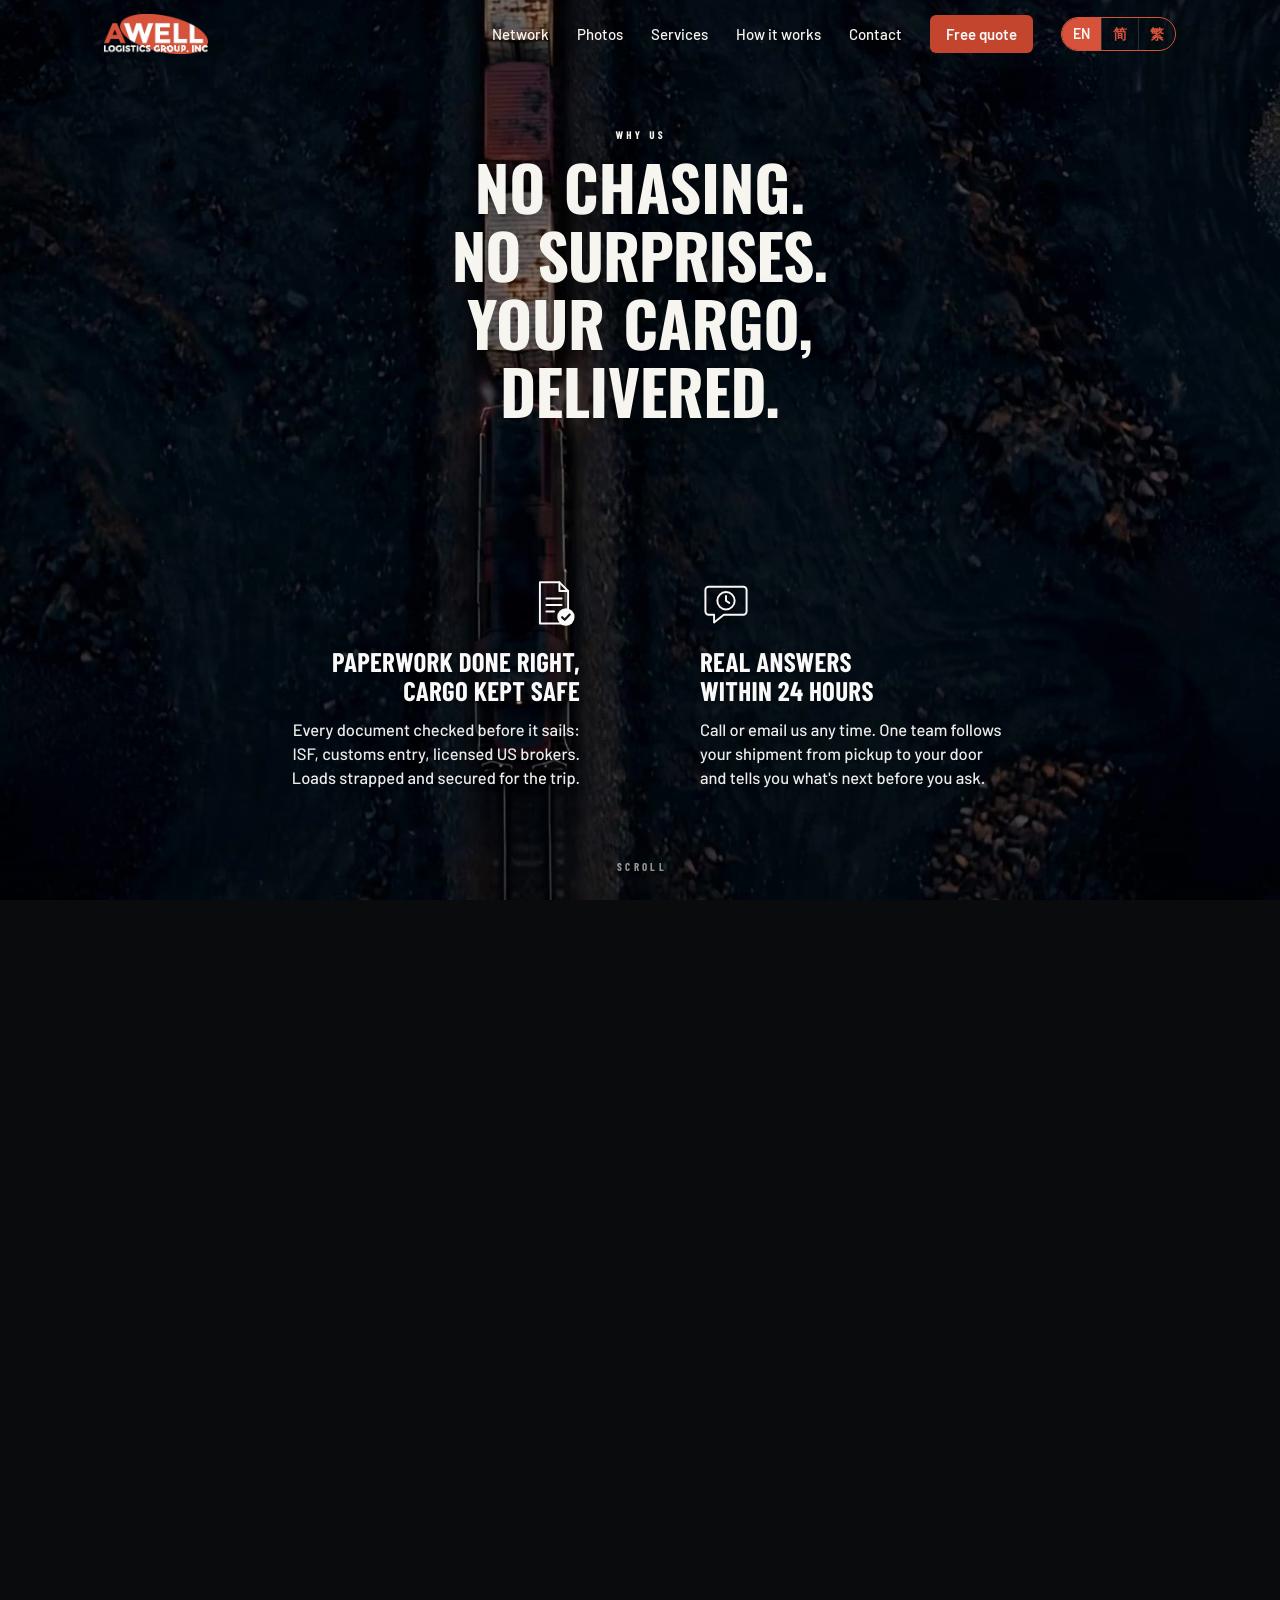
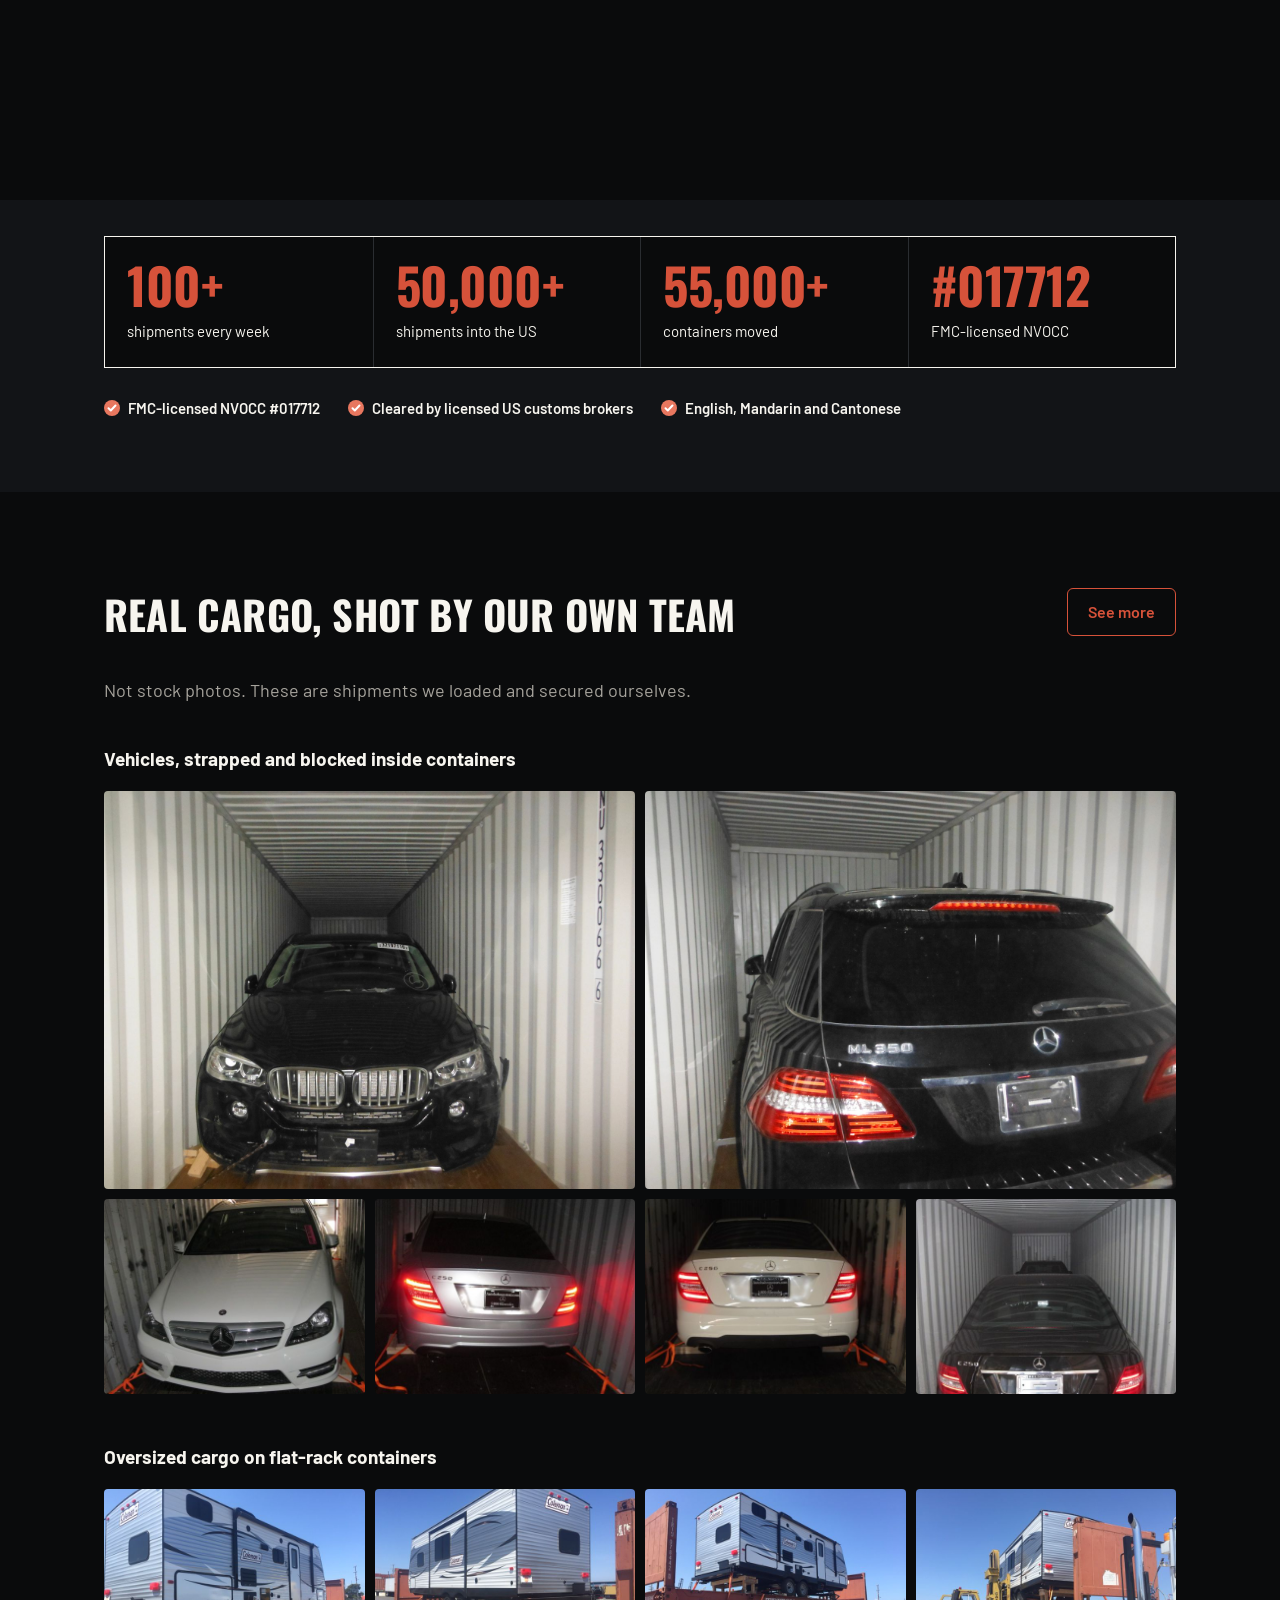
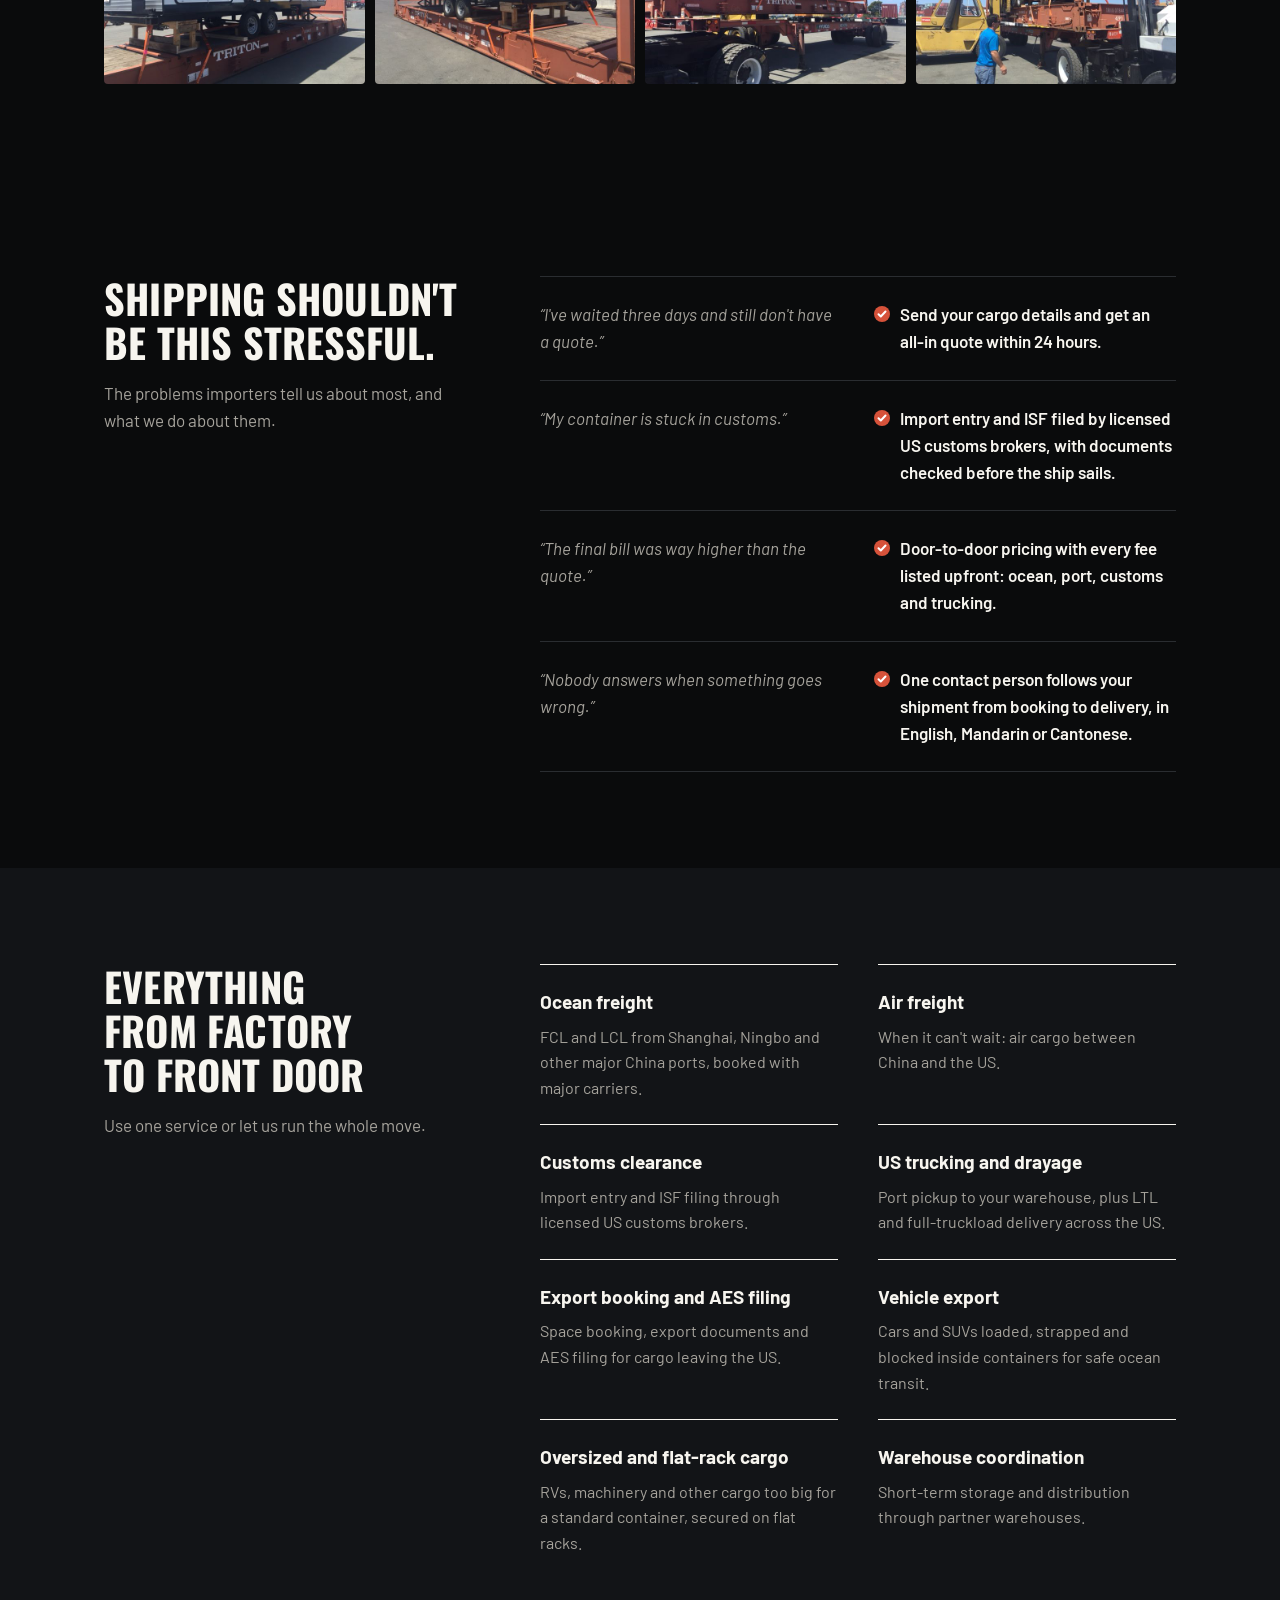
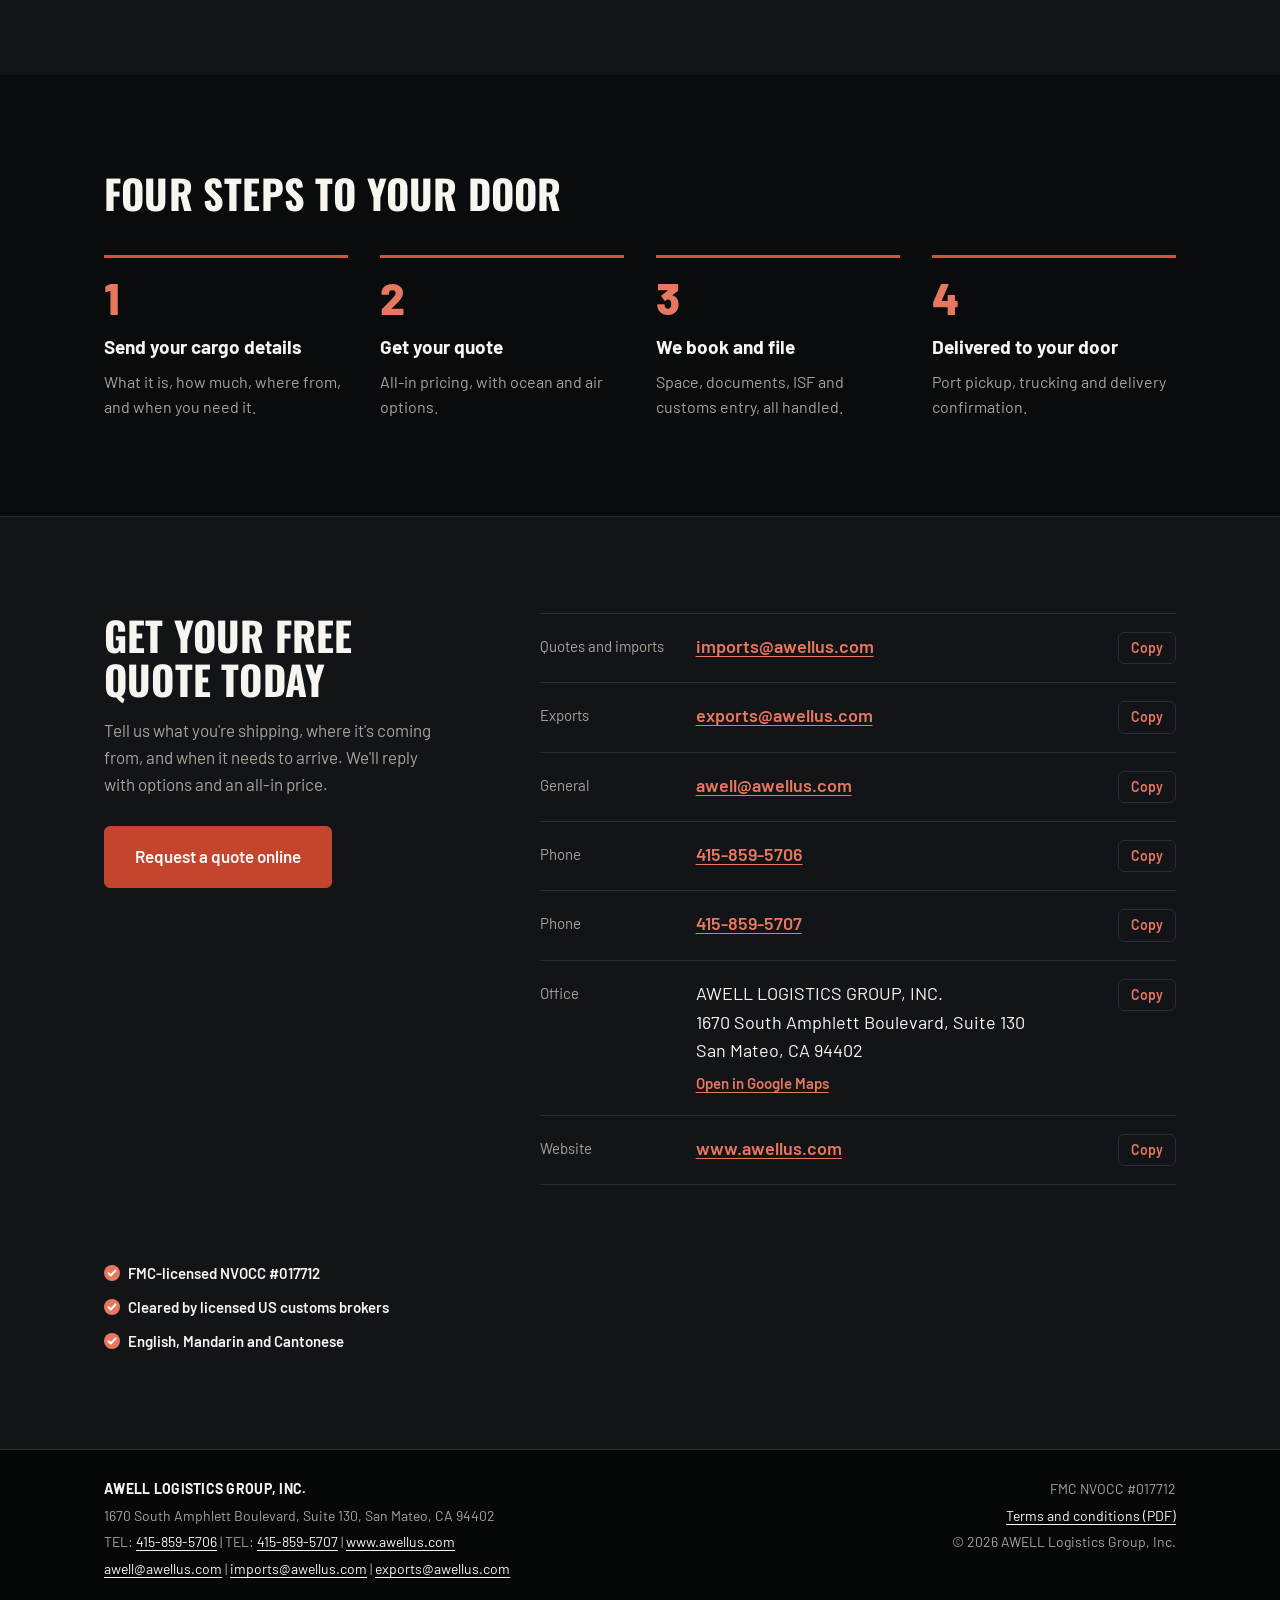
<file: v2/index.html>
<!doctype html>
<html lang="en" data-lang="en">
<head>
  <meta charset="utf-8">
  <meta name="viewport" content="width=device-width, initial-scale=1, viewport-fit=cover">
  <title>AWELL Logistics Group | No chasing. No surprises. Your cargo, delivered.</title>
  <meta name="description" content="Ocean, air, customs clearance and US trucking from Asia to your door. Documents checked before cargo sails, one team following every shipment, answers within 24 hours. FMC-licensed NVOCC in San Mateo, CA.">
  <link rel="icon" href="favicon.svg" type="image/svg+xml">
  <link rel="preconnect" href="https://fonts.googleapis.com">
  <link rel="preconnect" href="https://fonts.gstatic.com" crossorigin>
  <link href="https://fonts.googleapis.com/css2?family=Oswald:wght@500;700&family=Barlow+Condensed:wght@400;700&family=Barlow:wght@400;500;600;700&display=swap" rel="stylesheet">
  <link rel="stylesheet" href="styles.css">

  <!-- 语言切换：在页面显示前就决定语言，避免先闪一下英文 -->
  <script>
    (function () {
      // 三种语言：en = English，zh = 简体中文，zht = 繁體中文
      var ok = { en: 1, zh: 1, zht: 1 };
      var lang = "en";
      try {
        var q = new URLSearchParams(location.search).get("lang");
        var saved = localStorage.getItem("awell-lang");
        var nav = (navigator.language || "").toLowerCase();
        if (ok[q]) lang = q;
        else if (ok[saved]) lang = saved;
        else if (/^zh-(hk|tw|mo)|hant/.test(nav)) lang = "zht";   // 香港、台湾、澳门的浏览器 → 繁体
        else if (nav.indexOf("zh") === 0) lang = "zh";            // 其他中文浏览器 → 简体
      } catch (e) {}
      var html = { en: "en", zh: "zh-CN", zht: "zh-Hant-HK" };
      document.documentElement.setAttribute("data-lang", lang);
      document.documentElement.setAttribute("lang", html[lang]);
    })();
  </script>
</head>
<body class="has-hero">

<!-- =========================================================
     维护说明：每段文字都有英文 (class="en") 和简体中文 (class="zh") 两份，
     改内容时两份一起改。
     繁體中文不用写：选“繁”时，程序会把简体自动转换成香港繁体
     （转换库在 vendor/opencc-cn2t.js）。
     ========================================================= -->

<header class="topbar">
  <div class="wrap topbar-inner">
    <a class="brand" href="#top" aria-label="AWELL Logistics Group home">
      <img src="logo-light.png" alt="AWELL Logistics Group, Inc." width="117" height="45">
    </a>
    <nav class="nav" aria-label="Main">
      <a href="#network"><span class="en">Network</span><span class="zh">航线网络</span></a>
      <a href="#photos"><span class="en">Photos</span><span class="zh">实拍</span></a>
      <a href="#services"><span class="en">Services</span><span class="zh">服务</span></a>
      <a href="#how"><span class="en">How it works</span><span class="zh">合作流程</span></a>
      <a href="#contact"><span class="en">Contact</span><span class="zh">联系我们</span></a>
      <a class="nav-cta" href="quote.html"><span class="en">Free quote</span><span class="zh">免费报价</span></a>
      <div class="lang-switch" role="group" aria-label="Language">
        <button type="button" data-set-lang="en" lang="en">EN</button>
        <button type="button" data-set-lang="zh" lang="zh-CN" aria-label="简体中文">简</button>
        <button type="button" data-set-lang="zht" lang="zh-Hant" aria-label="繁體中文">繁</button>
      </div>
    </nav>
  </div>
</header>

<main id="top">

  <!-- ===== 首屏 =====
       背景视频两份：hero-hd.mp4（高清，约 8MB）和 hero.mp4（标准，约 3MB），network.js 按网速和屏幕自动选，卡了就换成标准版。10 秒，无声。播完停在最后一帧；翻走再翻回首屏时从头重播（network.js）。hero-poster.jpg 是视频加载出来之前先显示的第一帧。
       换视频：把新文件也命名为 hero.mp4 覆盖即可；记得同时更新 hero-poster.jpg。 -->
  <section class="hero-frame" aria-label="AWELL Logistics Group">
    <video class="bg" data-hd="hero-hd.mp4" data-sd="hero.mp4" poster="hero-poster.jpg" autoplay muted playsinline disablepictureinpicture preload="auto" aria-hidden="true"></video>
    <div class="tint"></div>
    <div class="stage">
      <p class="eyebrow"><span><span class="en">Why us</span><span class="zh">为什么选择我们</span></span></p>

      <h1 class="headline">
        <span class="hl hl1"><span class="en">No chasing.</span><span class="zh">不用催，</span></span>
        <span class="hl hl2"><span class="en">No surprises.</span><span class="zh">不出意外，</span></span>
        <span class="hl hl3"><span class="en">Your cargo,</span><span class="zh">你的货，</span></span>
        <span class="hl hl4"><span class="en">delivered.</span><span class="zh">稳稳送到。</span></span>
      </h1>

      <!-- 左：文件齐全、货物安全 -->
      <section class="feature f-left">
        <svg class="icon" viewBox="0 0 48 48" fill="none" stroke="#F9F9F9" stroke-width="1.8" stroke-linecap="round" stroke-linejoin="round" aria-hidden="true">
          <path d="M11 4h18l8 8v30H11z"/><path d="M29 4v8h8"/>
          <path d="M17 19h14M17 25h14M17 31h7"/>
          <circle cx="35" cy="36" r="8" fill="#F9F9F9" stroke="none"/>
          <path d="M31.5 36.2l2.4 2.4 4.6-4.8" stroke="#101215" stroke-width="2"/>
        </svg>
        <h2>
          <span class="en"><span class="ln">Paperwork done right, </span><span class="ln">cargo kept safe </span></span>
          <span class="zh"><span class="ln">文件齐全</span><span class="ln">货物安全</span></span>
        </h2>
        <p>
          <span class="en"><span class="ln">Every document checked before it sails: </span><span class="ln">ISF, customs entry, licensed US brokers. </span><span class="ln">Loads strapped and secured for the trip. </span></span>
          <span class="zh"><span class="ln">开船前所有单证逐一核对，</span><span class="ln">ISF、报关由持牌美国报关行办理；</span><span class="ln">装柜加固到位，一路稳稳当当。</span></span>
        </p>
      </section>

      <!-- 右：随时联系、24 小时内答复 -->
      <section class="feature f-right">
        <svg class="icon" viewBox="0 0 48 48" fill="none" stroke="#F9F9F9" stroke-width="1.8" stroke-linecap="round" stroke-linejoin="round" aria-hidden="true">
          <path d="M8 8h32a3 3 0 0 1 3 3v20a3 3 0 0 1-3 3H22l-9 7v-7H8a3 3 0 0 1-3-3V11a3 3 0 0 1 3-3z"/>
          <circle cx="24" cy="21" r="8"/><path d="M24 16.5V21l3 2"/>
        </svg>
        <h2>
          <span class="en"><span class="ln">Real answers </span><span class="ln">within 24 hours </span></span>
          <span class="zh"><span class="ln">随时联系</span><span class="ln">24 小时内答复</span></span>
        </h2>
        <p>
          <span class="en"><span class="ln">Call or email us any time. One team follows </span><span class="ln">your shipment from pickup to your door </span><span class="ln">and tells you what's next before you ask. </span></span>
          <span class="zh"><span class="ln">电话、邮件随时找得到人，</span><span class="ln">同一个团队从提货跟到派送，</span><span class="ln">不用你催，进展我们主动告诉你。</span></span>
        </p>
      </section>
    </div>
    <a class="scroll-cue" href="#network"><span class="en">Scroll</span><span class="zh">向下</span></a>
  </section>

  <!-- ===== 第二屏：物流网络地图 =====
       地图、航线、图标是生成好的 SVG；出场动画由 network.js 触发，样式在 styles.css “第二屏”部分 -->
  <section class="network" id="network">
    <div class="wrap net-layout">
      <h2 class="net-title">
        <span class="ln ln1"><span class="en">From across Asia</span><span class="zh">从亚洲各地出发</span></span>
        <span class="ln ln2"><span class="en">to every door</span><span class="zh">送到美国</span></span>
        <span class="ln ln3"><span class="en">in America</span><span class="zh">每一个门口</span></span>
      </h2>
      <div class="net-map">
        <svg viewBox="0 0 1000 470" role="img" aria-label="Shipping routes from China, Vietnam, Thailand, Singapore, India, Korea and Japan to US ports, then trucking across the US">
<path class="net-dots" d="M0 21.7h0M0 38.3h0M0 54.9h0M0 71.5h0M0 88.1h0M0 104.7h0M0 121.4h0M0 138h0M0 154.6h0M0 171.2h0M0 204.4h0M0 221.1h0M4.5 13.3h0M4.5 30h0M4.5 46.6h0M4.5 63.2h0M4.5 79.8h0M4.5 96.4h0M4.5 113.1h0M4.5 129.7h0M4.5 146.3h0M4.5 162.9h0M4.5 179.5h0M4.5 212.8h0M4.5 229.4h0M9 5h0M9 21.7h0M9 38.3h0M9 54.9h0M9 71.5h0M9 88.1h0M9 104.7h0M9 121.4h0M9 138h0M9 154.6h0M9 171.2h0M9 187.8h0M9 204.4h0M9 221.1h0M13.5 30h0M13.5 46.6h0M13.5 63.2h0M13.5 79.8h0M13.5 96.4h0M13.5 113.1h0M13.5 129.7h0M13.5 146.3h0M13.5 162.9h0M13.5 179.5h0M13.5 196.1h0M13.5 212.8h0M18 5h0M18 21.7h0M18 38.3h0M18 54.9h0M18 71.5h0M18 88.1h0M18 104.7h0M18 121.4h0M18 138h0M18 154.6h0M18 171.2h0M18 187.8h0M18 204.4h0M18 221.1h0M22.5 30h0M22.5 46.6h0M22.5 63.2h0M22.5 79.8h0M22.5 96.4h0M22.5 113.1h0M22.5 129.7h0M22.5 146.3h0M22.5 162.9h0M22.5 179.5h0M22.5 212.8h0M27 21.7h0M27 38.3h0M27 54.9h0M27 71.5h0M27 88.1h0M27 104.7h0M27 121.4h0M27 138h0M27 154.6h0M27 171.2h0M27 187.8h0M27 204.4h0M31.5 30h0M31.5 46.6h0M31.5 63.2h0M31.5 79.8h0M31.5 96.4h0M31.5 113.1h0M31.5 129.7h0M31.5 146.3h0M31.5 162.9h0M31.5 179.5h0M36 21.7h0M36 38.3h0M36 54.9h0M36 71.5h0M36 88.1h0M36 104.7h0M36 121.4h0M36 138h0M36 154.6h0M36 171.2h0M36 187.8h0M40.5 13.3h0M40.5 30h0M40.5 46.6h0M40.5 63.2h0M40.5 79.8h0M40.5 96.4h0M40.5 113.1h0M40.5 129.7h0M40.5 146.3h0M40.5 162.9h0M40.5 179.5h0M40.5 196.1h0M45 21.7h0M45 38.3h0M45 54.9h0M45 71.5h0M45 88.1h0M45 104.7h0M45 121.4h0M45 138h0M45 154.6h0M45 171.2h0M45 187.8h0M49.5 13.3h0M49.5 30h0M49.5 46.6h0M49.5 63.2h0M49.5 79.8h0M49.5 96.4h0M49.5 113.1h0M49.5 129.7h0M49.5 146.3h0M49.5 162.9h0M49.5 179.5h0M49.5 196.1h0M54 21.7h0M54 38.3h0M54 54.9h0M54 71.5h0M54 88.1h0M54 104.7h0M54 121.4h0M54 138h0M54 154.6h0M54 171.2h0M54 187.8h0M58.5 13.3h0M58.5 30h0M58.5 46.6h0M58.5 63.2h0M58.5 79.8h0M58.5 96.4h0M58.5 113.1h0M58.5 129.7h0M58.5 146.3h0M58.5 162.9h0M58.5 179.5h0M63 5h0M63 21.7h0M63 38.3h0M63 54.9h0M63 71.5h0M63 88.1h0M63 104.7h0M63 121.4h0M63 138h0M63 154.6h0M63 171.2h0M63 187.8h0M67.5 30h0M67.5 46.6h0M67.5 63.2h0M67.5 79.8h0M67.5 96.4h0M67.5 113.1h0M67.5 129.7h0M67.5 146.3h0M67.5 162.9h0M67.5 179.5h0M67.5 196.1h0M72 5h0M72 21.7h0M72 38.3h0M72 54.9h0M72 71.5h0M72 88.1h0M72 104.7h0M72 121.4h0M72 138h0M72 154.6h0M72 171.2h0M72 187.8h0M72 204.4h0M76.5 13.3h0M76.5 30h0M76.5 46.6h0M76.5 63.2h0M76.5 79.8h0M76.5 96.4h0M76.5 113.1h0M76.5 129.7h0M76.5 146.3h0M76.5 162.9h0M76.5 179.5h0M76.5 196.1h0M76.5 212.8h0M81 5h0M81 38.3h0M81 54.9h0M81 71.5h0M81 88.1h0M81 104.7h0M81 121.4h0M81 138h0M81 154.6h0M81 171.2h0M81 187.8h0M81 204.4h0M85.5 30h0M85.5 46.6h0M85.5 63.2h0M85.5 79.8h0M85.5 96.4h0M85.5 113.1h0M85.5 129.7h0M85.5 146.3h0M85.5 162.9h0M85.5 179.5h0M85.5 196.1h0M85.5 212.8h0M85.5 229.4h0M90 5h0M90 21.7h0M90 38.3h0M90 54.9h0M90 71.5h0M90 88.1h0M90 104.7h0M90 121.4h0M90 138h0M90 154.6h0M90 171.2h0M90 187.8h0M90 204.4h0M90 221.1h0M90 237.7h0M94.5 13.3h0M94.5 30h0M94.5 46.6h0M94.5 63.2h0M94.5 79.8h0M94.5 96.4h0M94.5 113.1h0M94.5 129.7h0M94.5 146.3h0M94.5 162.9h0M94.5 179.5h0M94.5 196.1h0M94.5 212.8h0M94.5 229.4h0M94.5 246h0M99 5h0M99 21.7h0M99 38.3h0M99 54.9h0M99 71.5h0M99 88.1h0M99 104.7h0M99 121.4h0M99 138h0M99 154.6h0M99 171.2h0M99 187.8h0M99 204.4h0M99 221.1h0M99 237.7h0M99 254.3h0M103.5 13.3h0M103.5 30h0M103.5 46.6h0M103.5 63.2h0M103.5 79.8h0M103.5 96.4h0M103.5 113.1h0M103.5 129.7h0M103.5 146.3h0M103.5 162.9h0M103.5 179.5h0M103.5 196.1h0M103.5 212.8h0M103.5 229.4h0M103.5 246h0M103.5 262.6h0M108 5h0M108 21.7h0M108 38.3h0M108 54.9h0M108 71.5h0M108 88.1h0M108 104.7h0M108 121.4h0M108 138h0M108 154.6h0M108 171.2h0M108 187.8h0M108 204.4h0M108 221.1h0M108 237.7h0M108 254.3h0M112.5 13.3h0M112.5 30h0M112.5 46.6h0M112.5 63.2h0M112.5 79.8h0M112.5 96.4h0M112.5 113.1h0M112.5 129.7h0M112.5 146.3h0M112.5 162.9h0M112.5 179.5h0M112.5 196.1h0M112.5 212.8h0M112.5 229.4h0M112.5 246h0M112.5 262.6h0M117 5h0M117 21.7h0M117 38.3h0M117 54.9h0M117 71.5h0M117 88.1h0M117 104.7h0M117 121.4h0M117 138h0M117 154.6h0M117 171.2h0M117 187.8h0M117 204.4h0M117 221.1h0M117 270.9h0M121.5 13.3h0M121.5 30h0M121.5 46.6h0M121.5 63.2h0M121.5 79.8h0M121.5 96.4h0M121.5 113.1h0M121.5 129.7h0M121.5 146.3h0M121.5 162.9h0M121.5 179.5h0M121.5 196.1h0M121.5 212.8h0M121.5 229.4h0M126 21.7h0M126 38.3h0M126 54.9h0M126 71.5h0M126 88.1h0M126 104.7h0M126 121.4h0M126 138h0M126 154.6h0M126 171.2h0M126 187.8h0M126 204.4h0M126 221.1h0M130.5 13.3h0M130.5 30h0M130.5 46.6h0M130.5 63.2h0M130.5 79.8h0M130.5 96.4h0M130.5 113.1h0M130.5 129.7h0M130.5 146.3h0M130.5 162.9h0M130.5 179.5h0M130.5 196.1h0M130.5 212.8h0M135 5h0M135 21.7h0M135 38.3h0M135 54.9h0M135 71.5h0M135 88.1h0M135 104.7h0M135 121.4h0M135 138h0M135 154.6h0M135 171.2h0M135 187.8h0M135 204.4h0M139.5 13.3h0M139.5 30h0M139.5 46.6h0M139.5 63.2h0M139.5 79.8h0M139.5 96.4h0M139.5 113.1h0M139.5 129.7h0M139.5 146.3h0M139.5 162.9h0M139.5 179.5h0M139.5 196.1h0M139.5 212.8h0M144 5h0M144 21.7h0M144 38.3h0M144 54.9h0M144 71.5h0M144 88.1h0M144 104.7h0M144 121.4h0M144 138h0M144 154.6h0M144 171.2h0M144 187.8h0M144 204.4h0M148.5 13.3h0M148.5 30h0M148.5 46.6h0M148.5 63.2h0M148.5 79.8h0M148.5 96.4h0M148.5 113.1h0M148.5 129.7h0M148.5 146.3h0M148.5 162.9h0M148.5 179.5h0M148.5 196.1h0M153 5h0M153 21.7h0M153 38.3h0M153 54.9h0M153 71.5h0M153 88.1h0M153 104.7h0M153 121.4h0M153 138h0M153 154.6h0M153 171.2h0M153 187.8h0M153 204.4h0M157.5 13.3h0M157.5 30h0M157.5 46.6h0M157.5 63.2h0M157.5 79.8h0M157.5 96.4h0M157.5 113.1h0M157.5 129.7h0M157.5 146.3h0M157.5 162.9h0M157.5 179.5h0M157.5 196.1h0M162 5h0M162 21.7h0M162 38.3h0M162 54.9h0M162 71.5h0M162 88.1h0M162 104.7h0M162 121.4h0M162 138h0M162 154.6h0M162 171.2h0M162 187.8h0M162 204.4h0M166.5 13.3h0M166.5 30h0M166.5 46.6h0M166.5 63.2h0M166.5 79.8h0M166.5 96.4h0M166.5 113.1h0M166.5 129.7h0M166.5 146.3h0M166.5 162.9h0M166.5 179.5h0M166.5 196.1h0M166.5 212.8h0M171 5h0M171 21.7h0M171 38.3h0M171 54.9h0M171 71.5h0M171 88.1h0M171 104.7h0M171 121.4h0M171 138h0M171 154.6h0M171 171.2h0M171 187.8h0M171 204.4h0M171 221.1h0M175.5 13.3h0M175.5 30h0M175.5 46.6h0M175.5 63.2h0M175.5 79.8h0M175.5 96.4h0M175.5 113.1h0M175.5 129.7h0M175.5 146.3h0M175.5 162.9h0M175.5 179.5h0M175.5 196.1h0M175.5 212.8h0M175.5 229.4h0M175.5 279.2h0M180 5h0M180 21.7h0M180 38.3h0M180 54.9h0M180 71.5h0M180 88.1h0M180 104.7h0M180 121.4h0M180 138h0M180 154.6h0M180 171.2h0M180 187.8h0M180 204.4h0M180 221.1h0M184.5 13.3h0M184.5 30h0M184.5 46.6h0M184.5 63.2h0M184.5 79.8h0M184.5 96.4h0M184.5 113.1h0M184.5 129.7h0M184.5 146.3h0M184.5 162.9h0M184.5 179.5h0M184.5 196.1h0M184.5 212.8h0M184.5 229.4h0M189 5h0M189 21.7h0M189 38.3h0M189 54.9h0M189 71.5h0M189 88.1h0M189 104.7h0M189 121.4h0M189 138h0M189 154.6h0M189 171.2h0M189 187.8h0M189 204.4h0M189 221.1h0M189 237.7h0M189 254.3h0M189 287.5h0M193.5 13.3h0M193.5 30h0M193.5 46.6h0M193.5 63.2h0M193.5 79.8h0M193.5 96.4h0M193.5 113.1h0M193.5 129.7h0M193.5 146.3h0M193.5 162.9h0M193.5 179.5h0M193.5 196.1h0M193.5 212.8h0M193.5 229.4h0M193.5 295.8h0M198 5h0M198 21.7h0M198 38.3h0M198 54.9h0M198 71.5h0M198 88.1h0M198 104.7h0M198 121.4h0M198 138h0M198 154.6h0M198 171.2h0M198 187.8h0M198 204.4h0M198 221.1h0M198 237.7h0M198 287.5h0M198 304.2h0M202.5 13.3h0M202.5 30h0M202.5 46.6h0M202.5 63.2h0M202.5 79.8h0M202.5 96.4h0M202.5 113.1h0M202.5 129.7h0M202.5 146.3h0M202.5 162.9h0M202.5 179.5h0M202.5 196.1h0M202.5 212.8h0M202.5 229.4h0M202.5 246h0M202.5 279.2h0M202.5 312.5h0M207 5h0M207 21.7h0M207 38.3h0M207 54.9h0M207 71.5h0M207 88.1h0M207 104.7h0M207 121.4h0M207 138h0M207 154.6h0M207 171.2h0M207 187.8h0M207 204.4h0M207 221.1h0M207 237.7h0M207 254.3h0M207 320.8h0M211.5 13.3h0M211.5 30h0M211.5 46.6h0M211.5 63.2h0M211.5 79.8h0M211.5 96.4h0M211.5 113.1h0M211.5 129.7h0M211.5 146.3h0M211.5 162.9h0M211.5 179.5h0M211.5 196.1h0M211.5 212.8h0M211.5 229.4h0M211.5 246h0M211.5 262.6h0M211.5 312.5h0M216 5h0M216 21.7h0M216 38.3h0M216 54.9h0M216 71.5h0M216 88.1h0M216 104.7h0M216 121.4h0M216 138h0M216 154.6h0M216 171.2h0M216 187.8h0M216 204.4h0M216 237.7h0M216 254.3h0M220.5 13.3h0M220.5 30h0M220.5 46.6h0M220.5 63.2h0M220.5 79.8h0M220.5 96.4h0M220.5 113.1h0M220.5 129.7h0M220.5 146.3h0M220.5 162.9h0M220.5 179.5h0M220.5 196.1h0M220.5 212.8h0M220.5 246h0M220.5 329.1h0M225 5h0M225 21.7h0M225 38.3h0M225 54.9h0M225 71.5h0M225 88.1h0M225 104.7h0M225 121.4h0M225 138h0M225 154.6h0M225 171.2h0M225 187.8h0M225 204.4h0M225 237.7h0M225 254.3h0M229.5 13.3h0M229.5 30h0M229.5 46.6h0M229.5 63.2h0M229.5 79.8h0M229.5 96.4h0M229.5 113.1h0M229.5 129.7h0M229.5 146.3h0M229.5 162.9h0M229.5 179.5h0M229.5 196.1h0M229.5 295.8h0M234 5h0M234 21.7h0M234 38.3h0M234 54.9h0M234 71.5h0M234 88.1h0M234 104.7h0M234 121.4h0M234 138h0M234 154.6h0M234 171.2h0M234 187.8h0M234 204.4h0M234 221.1h0M234 304.2h0M238.5 13.3h0M238.5 30h0M238.5 46.6h0M238.5 63.2h0M238.5 79.8h0M238.5 96.4h0M238.5 113.1h0M238.5 129.7h0M238.5 146.3h0M238.5 162.9h0M238.5 179.5h0M238.5 196.1h0M238.5 295.8h0M238.5 312.5h0M243 5h0M243 21.7h0M243 38.3h0M243 54.9h0M243 71.5h0M243 88.1h0M243 104.7h0M243 121.4h0M243 138h0M243 154.6h0M243 171.2h0M243 187.8h0M243 204.4h0M243 304.2h0M243 337.4h0M247.5 13.3h0M247.5 30h0M247.5 46.6h0M247.5 63.2h0M247.5 79.8h0M247.5 96.4h0M247.5 113.1h0M247.5 129.7h0M247.5 146.3h0M247.5 162.9h0M247.5 179.5h0M247.5 196.1h0M247.5 295.8h0M247.5 312.5h0M247.5 395.6h0M247.5 412.2h0M252 5h0M252 21.7h0M252 38.3h0M252 54.9h0M252 71.5h0M252 88.1h0M252 104.7h0M252 121.4h0M252 138h0M252 154.6h0M252 171.2h0M252 187.8h0M252 204.4h0M252 287.5h0M252 304.2h0M252 337.4h0M252 403.9h0M252 420.5h0M256.5 13.3h0M256.5 30h0M256.5 46.6h0M256.5 63.2h0M256.5 79.8h0M256.5 96.4h0M256.5 113.1h0M256.5 129.7h0M256.5 146.3h0M256.5 162.9h0M256.5 179.5h0M256.5 196.1h0M256.5 279.2h0M256.5 295.8h0M256.5 312.5h0M256.5 395.6h0M256.5 412.2h0M256.5 428.8h0M256.5 445.4h0M261 5h0M261 21.7h0M261 38.3h0M261 54.9h0M261 71.5h0M261 88.1h0M261 104.7h0M261 121.4h0M261 138h0M261 154.6h0M261 171.2h0M261 187.8h0M261 304.2h0M261 403.9h0M261 420.5h0M261 437.1h0M265.5 13.3h0M265.5 30h0M265.5 46.6h0M265.5 63.2h0M265.5 79.8h0M265.5 96.4h0M265.5 113.1h0M265.5 129.7h0M265.5 146.3h0M265.5 162.9h0M265.5 179.5h0M265.5 196.1h0M265.5 262.6h0M265.5 279.2h0M265.5 395.6h0M265.5 412.2h0M265.5 428.8h0M265.5 445.4h0M270 5h0M270 21.7h0M270 38.3h0M270 54.9h0M270 71.5h0M270 88.1h0M270 104.7h0M270 121.4h0M270 171.2h0M270 187.8h0M270 254.3h0M270 387.2h0M270 403.9h0M270 420.5h0M270 437.1h0M274.5 13.3h0M274.5 30h0M274.5 46.6h0M274.5 63.2h0M274.5 79.8h0M274.5 96.4h0M274.5 113.1h0M274.5 129.7h0M274.5 146.3h0M274.5 162.9h0M274.5 179.5h0M274.5 229.4h0M274.5 246h0M274.5 312.5h0M274.5 395.6h0M274.5 412.2h0M274.5 428.8h0M279 5h0M279 21.7h0M279 38.3h0M279 54.9h0M279 71.5h0M279 88.1h0M279 104.7h0M279 121.4h0M279 138h0M279 171.2h0M279 304.2h0M279 320.8h0M279 387.2h0M279 403.9h0M279 420.5h0M279 437.1h0M283.5 13.3h0M283.5 30h0M283.5 46.6h0M283.5 63.2h0M283.5 79.8h0M283.5 96.4h0M283.5 113.1h0M283.5 129.7h0M283.5 262.6h0M283.5 378.9h0M283.5 395.6h0M283.5 412.2h0M283.5 428.8h0M288 5h0M288 21.7h0M288 38.3h0M288 54.9h0M288 71.5h0M288 88.1h0M288 104.7h0M288 121.4h0M288 337.4h0M288 370.6h0M288 387.2h0M288 403.9h0M288 420.5h0M288 437.1h0M292.5 13.3h0M292.5 30h0M292.5 46.6h0M292.5 63.2h0M292.5 79.8h0M292.5 96.4h0M292.5 113.1h0M292.5 129.7h0M292.5 295.8h0M292.5 378.9h0M292.5 395.6h0M292.5 412.2h0M292.5 428.8h0M297 5h0M297 21.7h0M297 38.3h0M297 54.9h0M297 71.5h0M297 88.1h0M297 104.7h0M297 121.4h0M297 138h0M297 270.9h0M297 370.6h0M297 387.2h0M297 403.9h0M297 420.5h0M297 437.1h0M301.5 13.3h0M301.5 30h0M301.5 46.6h0M301.5 63.2h0M301.5 79.8h0M301.5 96.4h0M301.5 113.1h0M301.5 129.7h0M301.5 146.3h0M301.5 362.3h0M301.5 378.9h0M301.5 395.6h0M301.5 412.2h0M301.5 428.8h0M306 5h0M306 21.7h0M306 38.3h0M306 54.9h0M306 71.5h0M306 88.1h0M306 104.7h0M306 121.4h0M306 154.6h0M306 370.6h0M306 387.2h0M306 403.9h0M306 420.5h0M310.5 13.3h0M310.5 30h0M310.5 46.6h0M310.5 63.2h0M310.5 79.8h0M310.5 96.4h0M310.5 113.1h0M310.5 129.7h0M310.5 362.3h0M310.5 378.9h0M310.5 395.6h0M310.5 412.2h0M310.5 428.8h0M315 5h0M315 21.7h0M315 38.3h0M315 54.9h0M315 71.5h0M315 88.1h0M315 104.7h0M315 121.4h0M315 370.6h0M315 387.2h0M315 403.9h0M315 420.5h0M319.5 13.3h0M319.5 30h0M319.5 46.6h0M319.5 63.2h0M319.5 79.8h0M319.5 96.4h0M319.5 113.1h0M319.5 362.3h0M319.5 378.9h0M319.5 395.6h0M319.5 412.2h0M319.5 428.8h0M324 5h0M324 21.7h0M324 38.3h0M324 54.9h0M324 71.5h0M324 88.1h0M324 104.7h0M324 121.4h0M324 154.6h0M324 304.2h0M324 354h0M324 370.6h0M324 387.2h0M324 403.9h0M324 420.5h0M328.5 13.3h0M328.5 30h0M328.5 46.6h0M328.5 63.2h0M328.5 79.8h0M328.5 96.4h0M328.5 113.1h0M328.5 312.5h0M328.5 329.1h0M328.5 362.3h0M328.5 378.9h0M328.5 395.6h0M328.5 412.2h0M328.5 428.8h0M333 5h0M333 21.7h0M333 38.3h0M333 54.9h0M333 71.5h0M333 88.1h0M333 104.7h0M333 154.6h0M333 320.8h0M333 354h0M333 370.6h0M333 387.2h0M333 403.9h0M333 420.5h0M333 437.1h0M337.5 13.3h0M337.5 30h0M337.5 46.6h0M337.5 63.2h0M337.5 79.8h0M337.5 96.4h0M337.5 113.1h0M337.5 312.5h0M337.5 378.9h0M337.5 395.6h0M337.5 412.2h0M337.5 428.8h0M342 5h0M342 21.7h0M342 38.3h0M342 54.9h0M342 71.5h0M342 88.1h0M342 104.7h0M342 154.6h0M342 320.8h0M342 370.6h0M342 387.2h0M342 403.9h0M342 420.5h0M342 437.1h0M346.5 13.3h0M346.5 30h0M346.5 46.6h0M346.5 79.8h0M346.5 96.4h0M346.5 146.3h0M346.5 312.5h0M346.5 329.1h0M346.5 378.9h0M346.5 395.6h0M346.5 412.2h0M346.5 428.8h0M346.5 445.4h0M351 5h0M351 21.7h0M351 38.3h0M351 54.9h0M351 88.1h0M351 320.8h0M351 387.2h0M351 403.9h0M351 420.5h0M351 437.1h0M351 453.7h0M355.5 13.3h0M355.5 30h0M355.5 46.6h0M355.5 79.8h0M355.5 146.3h0M355.5 329.1h0M355.5 378.9h0M355.5 395.6h0M355.5 412.2h0M355.5 428.8h0M355.5 445.4h0M360 5h0M360 21.7h0M360 38.3h0M360 121.4h0M360 320.8h0M360 337.4h0M360 354h0M360 370.6h0M360 387.2h0M360 403.9h0M360 420.5h0M360 437.1h0M360 453.7h0M364.5 13.3h0M364.5 30h0M364.5 46.6h0M364.5 79.8h0M364.5 329.1h0M364.5 362.3h0M364.5 378.9h0M364.5 395.6h0M364.5 412.2h0M364.5 428.8h0M364.5 445.4h0M364.5 462h0M369 5h0M369 21.7h0M369 38.3h0M369 121.4h0M369 320.8h0M369 370.6h0M369 387.2h0M369 403.9h0M369 420.5h0M369 437.1h0M369 453.7h0M373.5 13.3h0M373.5 30h0M373.5 46.6h0M373.5 329.1h0M373.5 378.9h0M373.5 395.6h0M373.5 412.2h0M373.5 428.8h0M373.5 445.4h0M373.5 462h0M378 5h0M378 21.7h0M378 38.3h0M378 337.4h0M378 387.2h0M378 403.9h0M378 420.5h0M378 437.1h0M378 453.7h0M382.5 13.3h0M382.5 30h0M382.5 46.6h0M382.5 113.1h0M382.5 329.1h0M382.5 395.6h0M382.5 412.2h0M382.5 428.8h0M382.5 445.4h0M387 5h0M387 21.7h0M387 38.3h0M387 387.2h0M387 403.9h0M387 420.5h0M387 437.1h0M387 453.7h0M391.5 13.3h0M391.5 30h0M391.5 46.6h0M391.5 345.7h0M391.5 395.6h0M391.5 412.2h0M391.5 428.8h0M391.5 445.4h0M396 5h0M396 21.7h0M396 38.3h0M396 403.9h0M396 420.5h0M396 437.1h0M400.5 13.3h0M400.5 30h0M400.5 46.6h0M400.5 412.2h0M400.5 428.8h0M405 5h0M405 21.7h0M405 38.3h0M405 420.5h0M409.5 13.3h0M409.5 30h0M409.5 46.6h0M414 5h0M414 21.7h0M414 38.3h0M418.5 13.3h0M418.5 30h0M418.5 63.2h0M418.5 79.8h0M423 5h0M423 21.7h0M423 38.3h0M423 71.5h0M423 337.4h0M427.5 13.3h0M427.5 30h0M427.5 63.2h0M432 21.7h0M432 38.3h0M432 54.9h0M432 71.5h0M436.5 13.3h0M436.5 30h0M436.5 63.2h0M441 21.7h0M441 38.3h0M441 54.9h0M445.5 13.3h0M445.5 30h0M450 21.7h0M450 38.3h0M450 54.9h0M454.5 13.3h0M454.5 30h0M454.5 46.6h0M459 21.7h0M459 38.3h0M463.5 13.3h0M463.5 30h0M463.5 46.6h0M468 21.7h0M468 38.3h0M472.5 30h0M472.5 46.6h0M477 21.7h0M477 38.3h0M481.5 13.3h0M481.5 30h0M486 21.7h0M486 38.3h0M490.5 13.3h0M490.5 30h0M495 21.7h0M495 38.3h0M499.5 13.3h0M499.5 30h0M499.5 462h0M504 21.7h0M504 38.3h0M508.5 13.3h0M508.5 30h0M513 21.7h0M522 21.7h0M531 21.7h0M535.5 30h0M540 21.7h0M571.5 13.3h0M571.5 30h0M576 38.3h0M576 71.5h0M580.5 13.3h0M580.5 30h0M580.5 46.6h0M585 21.7h0M585 38.3h0M585 54.9h0M589.5 13.3h0M589.5 30h0M589.5 46.6h0M594 5h0M594 21.7h0M594 38.3h0M594 54.9h0M598.5 13.3h0M598.5 30h0M598.5 46.6h0M598.5 63.2h0M603 5h0M603 21.7h0M603 38.3h0M603 54.9h0M607.5 13.3h0M607.5 30h0M607.5 46.6h0M612 5h0M612 21.7h0M612 38.3h0M612 54.9h0M616.5 13.3h0M616.5 30h0M616.5 46.6h0M621 5h0M621 21.7h0M621 38.3h0M625.5 13.3h0M625.5 30h0M630 21.7h0M630 38.3h0M634.5 13.3h0M634.5 30h0M639 21.7h0M639 38.3h0M643.5 13.3h0M643.5 30h0M643.5 46.6h0M648 21.7h0M648 38.3h0M652.5 13.3h0M652.5 30h0M652.5 46.6h0M657 21.7h0M657 38.3h0M661.5 13.3h0M661.5 30h0M661.5 46.6h0M666 21.7h0M666 38.3h0M670.5 13.3h0M670.5 30h0M670.5 46.6h0M675 21.7h0M675 38.3h0M679.5 13.3h0M679.5 30h0M679.5 46.6h0M684 21.7h0M684 38.3h0M688.5 13.3h0M688.5 30h0M688.5 46.6h0M693 21.7h0M693 38.3h0M693 54.9h0M697.5 13.3h0M697.5 30h0M697.5 46.6h0M697.5 63.2h0M702 21.7h0M702 38.3h0M702 54.9h0M702 71.5h0M706.5 13.3h0M706.5 30h0M706.5 46.6h0M706.5 63.2h0M711 21.7h0M711 38.3h0M711 54.9h0M711 71.5h0M715.5 13.3h0M715.5 30h0M715.5 46.6h0M715.5 63.2h0M715.5 79.8h0M720 21.7h0M720 38.3h0M720 54.9h0M720 71.5h0M724.5 13.3h0M724.5 30h0M724.5 46.6h0M724.5 63.2h0M724.5 79.8h0M729 21.7h0M729 38.3h0M729 54.9h0M729 71.5h0M729 88.1h0M733.5 13.3h0M733.5 30h0M733.5 46.6h0M733.5 63.2h0M733.5 79.8h0M733.5 96.4h0M738 21.7h0M738 38.3h0M738 54.9h0M738 71.5h0M738 88.1h0M738 104.7h0M738 121.4h0M738 138h0M742.5 13.3h0M742.5 30h0M742.5 46.6h0M742.5 63.2h0M742.5 79.8h0M742.5 96.4h0M742.5 113.1h0M742.5 129.7h0M747 21.7h0M747 38.3h0M747 54.9h0M747 71.5h0M747 88.1h0M747 104.7h0M747 121.4h0M747 138h0M751.5 13.3h0M751.5 30h0M751.5 46.6h0M751.5 63.2h0M751.5 79.8h0M751.5 96.4h0M751.5 113.1h0M751.5 129.7h0M751.5 146.3h0M756 21.7h0M756 38.3h0M756 54.9h0M756 71.5h0M756 88.1h0M756 104.7h0M756 121.4h0M756 138h0M756 154.6h0M760.5 13.3h0M760.5 30h0M760.5 46.6h0M760.5 63.2h0M760.5 79.8h0M760.5 96.4h0M760.5 113.1h0M760.5 129.7h0M760.5 146.3h0M765 5h0M765 21.7h0M765 38.3h0M765 54.9h0M765 71.5h0M765 88.1h0M765 104.7h0M765 121.4h0M765 138h0M765 154.6h0M769.5 13.3h0M769.5 30h0M769.5 46.6h0M769.5 63.2h0M769.5 79.8h0M769.5 96.4h0M769.5 113.1h0M769.5 129.7h0M769.5 146.3h0M769.5 162.9h0M774 5h0M774 21.7h0M774 38.3h0M774 54.9h0M774 71.5h0M774 88.1h0M774 104.7h0M774 121.4h0M774 138h0M774 154.6h0M778.5 13.3h0M778.5 30h0M778.5 46.6h0M778.5 63.2h0M778.5 79.8h0M778.5 96.4h0M778.5 113.1h0M778.5 129.7h0M778.5 146.3h0M778.5 162.9h0M778.5 179.5h0M783 5h0M783 21.7h0M783 38.3h0M783 54.9h0M783 71.5h0M783 88.1h0M783 104.7h0M783 121.4h0M783 138h0M783 154.6h0M783 171.2h0M783 187.8h0M787.5 13.3h0M787.5 30h0M787.5 46.6h0M787.5 63.2h0M787.5 79.8h0M787.5 96.4h0M787.5 113.1h0M787.5 129.7h0M787.5 146.3h0M787.5 162.9h0M787.5 179.5h0M787.5 196.1h0M792 5h0M792 21.7h0M792 38.3h0M792 54.9h0M792 71.5h0M792 88.1h0M792 104.7h0M792 121.4h0M792 138h0M792 154.6h0M792 171.2h0M792 187.8h0M792 204.4h0M796.5 13.3h0M796.5 30h0M796.5 46.6h0M796.5 63.2h0M796.5 79.8h0M796.5 96.4h0M796.5 113.1h0M796.5 129.7h0M796.5 146.3h0M796.5 162.9h0M796.5 179.5h0M801 5h0M801 38.3h0M801 54.9h0M801 71.5h0M801 88.1h0M801 104.7h0M801 121.4h0M801 138h0M801 154.6h0M801 171.2h0M801 187.8h0M805.5 13.3h0M805.5 30h0M805.5 46.6h0M805.5 63.2h0M805.5 79.8h0M805.5 96.4h0M805.5 113.1h0M805.5 129.7h0M805.5 146.3h0M805.5 162.9h0M805.5 179.5h0M805.5 196.1h0M810 5h0M810 21.7h0M810 38.3h0M810 54.9h0M810 71.5h0M810 88.1h0M810 104.7h0M810 121.4h0M810 138h0M810 154.6h0M810 171.2h0M810 187.8h0M810 204.4h0M814.5 30h0M814.5 46.6h0M814.5 63.2h0M814.5 79.8h0M814.5 96.4h0M814.5 113.1h0M814.5 129.7h0M814.5 146.3h0M814.5 162.9h0M814.5 179.5h0M814.5 196.1h0M814.5 212.8h0M819 21.7h0M819 38.3h0M819 54.9h0M819 71.5h0M819 88.1h0M819 104.7h0M819 121.4h0M819 138h0M819 154.6h0M819 171.2h0M819 187.8h0M819 204.4h0M819 221.1h0M823.5 30h0M823.5 46.6h0M823.5 63.2h0M823.5 79.8h0M823.5 96.4h0M823.5 113.1h0M823.5 129.7h0M823.5 146.3h0M823.5 162.9h0M823.5 179.5h0M823.5 196.1h0M823.5 212.8h0M828 21.7h0M828 38.3h0M828 54.9h0M828 71.5h0M828 88.1h0M828 104.7h0M828 121.4h0M828 138h0M828 154.6h0M828 171.2h0M828 187.8h0M828 204.4h0M828 221.1h0M832.5 30h0M832.5 46.6h0M832.5 63.2h0M832.5 79.8h0M832.5 96.4h0M832.5 113.1h0M832.5 129.7h0M832.5 146.3h0M832.5 162.9h0M832.5 179.5h0M832.5 196.1h0M832.5 212.8h0M832.5 229.4h0M837 21.7h0M837 38.3h0M837 54.9h0M837 71.5h0M837 88.1h0M837 104.7h0M837 121.4h0M837 138h0M837 154.6h0M837 171.2h0M837 187.8h0M837 204.4h0M837 221.1h0M841.5 13.3h0M841.5 30h0M841.5 46.6h0M841.5 63.2h0M841.5 79.8h0M841.5 96.4h0M841.5 113.1h0M841.5 129.7h0M841.5 146.3h0M841.5 162.9h0M841.5 179.5h0M841.5 212.8h0M841.5 229.4h0M846 5h0M846 21.7h0M846 38.3h0M846 54.9h0M846 71.5h0M846 88.1h0M846 104.7h0M846 121.4h0M846 138h0M846 154.6h0M846 171.2h0M846 221.1h0M850.5 13.3h0M850.5 30h0M850.5 46.6h0M850.5 63.2h0M850.5 79.8h0M850.5 96.4h0M850.5 113.1h0M850.5 129.7h0M850.5 146.3h0M850.5 162.9h0M850.5 179.5h0M850.5 229.4h0M855 5h0M855 21.7h0M855 38.3h0M855 71.5h0M855 88.1h0M855 104.7h0M855 121.4h0M855 138h0M855 154.6h0M855 171.2h0M859.5 13.3h0M859.5 30h0M859.5 63.2h0M859.5 79.8h0M859.5 96.4h0M859.5 113.1h0M859.5 129.7h0M859.5 146.3h0M859.5 162.9h0M859.5 229.4h0M864 21.7h0M864 38.3h0M864 71.5h0M864 88.1h0M864 104.7h0M864 121.4h0M864 138h0M864 154.6h0M864 171.2h0M864 237.7h0M868.5 13.3h0M868.5 30h0M868.5 63.2h0M868.5 79.8h0M868.5 96.4h0M868.5 113.1h0M868.5 129.7h0M868.5 146.3h0M868.5 162.9h0M868.5 179.5h0M868.5 229.4h0M873 21.7h0M873 71.5h0M873 88.1h0M873 104.7h0M873 121.4h0M873 138h0M873 154.6h0M873 171.2h0M873 221.1h0M873 237.7h0M877.5 13.3h0M877.5 30h0M877.5 79.8h0M877.5 96.4h0M877.5 113.1h0M877.5 129.7h0M877.5 146.3h0M877.5 162.9h0M877.5 212.8h0M877.5 229.4h0M877.5 246h0M882 5h0M882 21.7h0M882 71.5h0M882 88.1h0M882 104.7h0M882 121.4h0M882 138h0M882 154.6h0M882 171.2h0M882 237.7h0M886.5 79.8h0M886.5 96.4h0M886.5 113.1h0M886.5 129.7h0M886.5 146.3h0M886.5 162.9h0M886.5 246h0M891 5h0M891 21.7h0M891 71.5h0M891 88.1h0M891 104.7h0M891 121.4h0M891 138h0M891 154.6h0M891 171.2h0M891 237.7h0M891 254.3h0M895.5 13.3h0M895.5 30h0M895.5 79.8h0M895.5 96.4h0M895.5 113.1h0M895.5 129.7h0M895.5 146.3h0M895.5 162.9h0M895.5 246h0M895.5 262.6h0M900 5h0M900 21.7h0M900 71.5h0M900 88.1h0M900 104.7h0M900 121.4h0M900 138h0M900 154.6h0M900 171.2h0M904.5 13.3h0M904.5 79.8h0M904.5 96.4h0M904.5 113.1h0M904.5 129.7h0M904.5 146.3h0M904.5 162.9h0M904.5 179.5h0M909 5h0M909 88.1h0M909 104.7h0M909 121.4h0M909 138h0M909 154.6h0M909 187.8h0M909 270.9h0M909 320.8h0M913.5 96.4h0M913.5 113.1h0M913.5 129.7h0M913.5 146.3h0M913.5 162.9h0M913.5 262.6h0M913.5 312.5h0M913.5 329.1h0M918 5h0M918 71.5h0M918 88.1h0M918 104.7h0M918 121.4h0M918 138h0M918 154.6h0M918 304.2h0M918 320.8h0M918 337.4h0M922.5 30h0M922.5 46.6h0M922.5 79.8h0M922.5 96.4h0M922.5 113.1h0M922.5 129.7h0M922.5 146.3h0M922.5 212.8h0M922.5 279.2h0M922.5 295.8h0M922.5 312.5h0M922.5 329.1h0M922.5 345.7h0M927 5h0M927 54.9h0M927 71.5h0M927 88.1h0M927 104.7h0M927 121.4h0M927 270.9h0M927 287.5h0M927 304.2h0M927 320.8h0M927 337.4h0M927 354h0M931.5 30h0M931.5 46.6h0M931.5 63.2h0M931.5 79.8h0M931.5 96.4h0M931.5 113.1h0M931.5 129.7h0M931.5 262.6h0M931.5 279.2h0M931.5 295.8h0M931.5 312.5h0M931.5 329.1h0M931.5 345.7h0M931.5 362.3h0M936 5h0M936 54.9h0M936 71.5h0M936 88.1h0M936 104.7h0M936 121.4h0M936 270.9h0M936 287.5h0M936 304.2h0M936 320.8h0M936 337.4h0M936 354h0M940.5 13.3h0M940.5 30h0M940.5 46.6h0M940.5 63.2h0M940.5 79.8h0M940.5 96.4h0M940.5 113.1h0M940.5 262.6h0M940.5 279.2h0M940.5 295.8h0M940.5 312.5h0M940.5 329.1h0M940.5 345.7h0M940.5 362.3h0M940.5 462h0M945 5h0M945 21.7h0M945 54.9h0M945 71.5h0M945 88.1h0M945 104.7h0M945 121.4h0M945 221.1h0M945 270.9h0M945 287.5h0M945 304.2h0M945 320.8h0M945 337.4h0M945 354h0M945 370.6h0M945 453.7h0M949.5 13.3h0M949.5 30h0M949.5 46.6h0M949.5 63.2h0M949.5 79.8h0M949.5 96.4h0M949.5 113.1h0M949.5 262.6h0M949.5 279.2h0M949.5 295.8h0M949.5 312.5h0M949.5 329.1h0M949.5 345.7h0M949.5 362.3h0M949.5 412.2h0M949.5 428.8h0M949.5 445.4h0M949.5 462h0M954 21.7h0M954 38.3h0M954 54.9h0M954 71.5h0M954 88.1h0M954 104.7h0M954 221.1h0M954 254.3h0M954 270.9h0M954 287.5h0M954 304.2h0M954 320.8h0M954 337.4h0M954 354h0M954 370.6h0M954 387.2h0M954 403.9h0M954 420.5h0M954 437.1h0M954 453.7h0M958.5 30h0M958.5 63.2h0M958.5 79.8h0M958.5 113.1h0M958.5 262.6h0M958.5 279.2h0M958.5 295.8h0M958.5 312.5h0M958.5 329.1h0M958.5 345.7h0M958.5 362.3h0M958.5 378.9h0M958.5 395.6h0M958.5 412.2h0M958.5 428.8h0M958.5 445.4h0M958.5 462h0M963 21.7h0M963 38.3h0M963 71.5h0M963 88.1h0M963 104.7h0M963 270.9h0M963 287.5h0M963 304.2h0M963 320.8h0M963 337.4h0M963 354h0M963 370.6h0M963 387.2h0M963 403.9h0M963 420.5h0M963 437.1h0M963 453.7h0M967.5 63.2h0M967.5 79.8h0M967.5 96.4h0M967.5 262.6h0M967.5 279.2h0M967.5 295.8h0M967.5 312.5h0M967.5 329.1h0M967.5 345.7h0M967.5 362.3h0M967.5 378.9h0M967.5 395.6h0M967.5 412.2h0M967.5 428.8h0M967.5 445.4h0M967.5 462h0M972 21.7h0M972 54.9h0M972 71.5h0M972 88.1h0M972 104.7h0M972 270.9h0M972 287.5h0M972 304.2h0M972 320.8h0M972 337.4h0M972 354h0M972 370.6h0M972 387.2h0M972 403.9h0M972 420.5h0M972 437.1h0M972 453.7h0M976.5 63.2h0M976.5 79.8h0M976.5 113.1h0M976.5 262.6h0M976.5 279.2h0M976.5 295.8h0M976.5 312.5h0M976.5 329.1h0M976.5 345.7h0M976.5 362.3h0M976.5 378.9h0M976.5 395.6h0M976.5 412.2h0M976.5 428.8h0M976.5 445.4h0M976.5 462h0M981 21.7h0M981 71.5h0M981 88.1h0M981 270.9h0M981 287.5h0M981 304.2h0M981 320.8h0M981 337.4h0M981 354h0M981 370.6h0M981 387.2h0M981 403.9h0M981 420.5h0M981 437.1h0M981 453.7h0M985.5 63.2h0M985.5 79.8h0M985.5 262.6h0M985.5 279.2h0M985.5 295.8h0M985.5 312.5h0M985.5 329.1h0M985.5 345.7h0M985.5 362.3h0M985.5 378.9h0M985.5 395.6h0M985.5 412.2h0M985.5 428.8h0M985.5 445.4h0M985.5 462h0M990 71.5h0M990 88.1h0M990 270.9h0M990 287.5h0M990 304.2h0M990 320.8h0M990 337.4h0M990 354h0M990 370.6h0M990 387.2h0M990 403.9h0M990 420.5h0M990 437.1h0M990 453.7h0M994.5 79.8h0M994.5 279.2h0M994.5 295.8h0M994.5 312.5h0M994.5 329.1h0M994.5 345.7h0M994.5 362.3h0M994.5 378.9h0M994.5 395.6h0M994.5 412.2h0M994.5 428.8h0M994.5 445.4h0M994.5 462h0M999 287.5h0M999 304.2h0M999 320.8h0M999 337.4h0M999 354h0M999 370.6h0M999 387.2h0M999 403.9h0M999 420.5h0M999 437.1h0M999 453.7h0"/>
<g class="net-routes"><path style="--i:0" class="net-route r-sea" d="M278 171.2Q518.5 10.5 759 160.5" pathLength="1"/><path style="--i:1" class="net-route r-sea" d="M248.4 207.7Q503.7 10.5 759 160.5" pathLength="1"/><path style="--i:2" class="net-route r-sea" d="M218.8 256.8Q480.8 -31.5 742.8 143.5" pathLength="1"/><path style="--i:3" class="net-route r-sea" d="M207.2 296.7Q483.1 -14.5 759 160.5" pathLength="1"/><path style="--i:4" class="net-route r-sea" d="M83.6 222.4Q421.3 -39.5 759 160.5" pathLength="1"/><path style="--i:5" class="net-route r-sea" d="M308 154.8Q525.4 -17.6 742.8 102.4" pathLength="1"/><path style="--i:6" class="net-route r-air" d="M351.2 152.3Q616.4 -48.7 881.6 126.3" pathLength="1"/><path style="--i:7" class="net-route r-air" d="M194.4 244.7Q565.2 -78.7 936 131.3" pathLength="1"/><path style="--i:8" class="net-route r-land" d="M759 160.5Q820.3 92.3 881.6 126.3" pathLength="1"/><path style="--i:9" class="net-route r-land" d="M759 160.5Q801.9 144.5 844.8 164.5" pathLength="1"/><path style="--i:10" class="net-route r-land" d="M881.6 126.3Q908.8 114.3 936 131.3" pathLength="1"/><path style="--i:11" class="net-route r-land" d="M844.8 164.5Q869.6 150.7 894.4 160.7" pathLength="1"/></g>
<g class="net-points"><g style="--i:0" class="net-pt" transform="translate(83.6 222.4)"><circle class="pt-ring" r="7"/><circle class="pt-core" r="3.4"/></g><g style="--i:1" class="net-pt" transform="translate(194.4 244.7)"><circle class="pt-ring" r="7"/><circle class="pt-core" r="3.4"/></g><g style="--i:2" class="net-pt" transform="translate(207.2 296.7)"><circle class="pt-ring" r="7"/><circle class="pt-core" r="3.4"/></g><g style="--i:3" class="net-pt" transform="translate(218.8 256.8)"><circle class="pt-ring" r="7"/><circle class="pt-core" r="3.4"/></g><g style="--i:4" class="net-pt" transform="translate(248.4 207.7)"><circle class="pt-ring" r="7"/><circle class="pt-core" r="3.4"/></g><g style="--i:5" class="net-pt" transform="translate(278 171.2)"><circle class="pt-ring" r="7"/><circle class="pt-core" r="3.4"/></g><g style="--i:6" class="net-pt" transform="translate(308 154.8)"><circle class="pt-ring" r="7"/><circle class="pt-core" r="3.4"/></g><g style="--i:7" class="net-pt" transform="translate(351.2 152.3)"><circle class="pt-ring" r="7"/><circle class="pt-core" r="3.4"/></g><g style="--i:8" class="net-pt" transform="translate(742.8 102.4)"><circle class="pt-ring" r="7"/><circle class="pt-core" r="3.4"/></g><g style="--i:9" class="net-pt" transform="translate(742.8 143.5)"><circle class="pt-ring" r="7"/><circle class="pt-core" r="3.4"/></g><g style="--i:10" class="net-pt" transform="translate(759 160.5)"><circle class="pt-ring" r="7"/><circle class="pt-core" r="3.4"/></g><g style="--i:11" class="net-pt" transform="translate(844.8 164.5)"><circle class="pt-ring" r="7"/><circle class="pt-core" r="3.4"/></g><g style="--i:12" class="net-pt" transform="translate(881.6 126.3)"><circle class="pt-ring" r="7"/><circle class="pt-core" r="3.4"/></g><g style="--i:13" class="net-pt" transform="translate(894.4 160.7)"><circle class="pt-ring" r="7"/><circle class="pt-core" r="3.4"/></g><g style="--i:14" class="net-pt" transform="translate(936 131.3)"><circle class="pt-ring" r="7"/><circle class="pt-core" r="3.4"/></g></g>
<g style="--i:0" class="net-badges"><g style="--i:1" class="net-badge b-ship" transform="translate(518.5 88.2)"><g class="badge-in"><circle class="badge-bg" r="21"/><g class="badge-icon"><path d="M-9 2h18l-3 6h-12z"/><path d="M-6 2v-4h12v4"/><path d="M-3 -2v-3h5v3"/><path d="M-11 11c2 0 2-1.4 4-1.4s2 1.4 4 1.4 2-1.4 4-1.4 2 1.4 4 1.4 2-1.4 4-1.4"/></g></g></g><g style="--i:2" class="net-badge b-plane" transform="translate(574 49.8)"><g class="badge-in"><circle class="badge-bg" r="21"/><g class="badge-icon"><path d="M-11 1.5l8-1.6 6-8.4h2.6l-3.4 8 5.4-1.1 1.8-2.6h1.6l-1.1 4.2 1.1 4.2h-1.6l-1.8-2.6-5.4-1.1 3.4 8h-2.6l-6-8.4z"/></g></g></g><g style="--i:3" class="net-badge b-truck" transform="translate(826.4 116.4)"><g class="badge-in"><circle class="badge-bg" r="21"/><g class="badge-icon"><path d="M-11 -6h13v11h-13z"/><path d="M2 -2.5h5l3.5 4v5.5h-8.5"/><circle cx="-6.5" cy="6.5" r="2.1"/><circle cx="6" cy="6.5" r="2.1"/></g></g></g><g style="--i:4" class="net-badge b-warehouse" transform="translate(757 194.5)"><g class="badge-in"><circle class="badge-bg" r="21"/><g class="badge-icon"><path d="M-10 9v-10l10-6 10 6v10"/><path d="M-5.5 9v-7h11v7"/><path d="M-5.5 5h11"/></g></g></g></g>
        </svg>
      </div>
      <p class="net-caption en">Ocean, air and trucking on one plan, from the factory in Asia to your door in the US, with one team watching every leg.</p>
      <p class="net-caption zh">海运、空运、卡车派送一个方案打通，从亚洲工厂到美国门口，每一段都有同一个团队盯着。</p>
      <ul class="net-legend">
        <li style="--i:0"><svg viewBox="-15 -15 30 30" aria-hidden="true"><circle class="bgc" r="14"/><g class="ic" transform="scale(.82)"><path d="M-9 2h18l-3 6h-12z"/><path d="M-6 2v-4h12v4"/><path d="M-3 -2v-3h5v3"/></g></svg><span class="en">Ocean</span><span class="zh">海运</span></li>
        <li style="--i:1"><svg viewBox="-15 -15 30 30" aria-hidden="true"><circle class="bgc" r="14"/><g class="ic" transform="scale(.75)"><path d="M-11 1.5l8-1.6 6-8.4h2.6l-3.4 8 5.4-1.1 1.8-2.6h1.6l-1.1 4.2 1.1 4.2h-1.6l-1.8-2.6-5.4-1.1 3.4 8h-2.6l-6-8.4z"/></g></svg><span class="en">Air</span><span class="zh">空运</span></li>
        <li style="--i:2"><svg viewBox="-15 -15 30 30" aria-hidden="true"><circle class="bgc" r="14"/><g class="ic" transform="scale(.78)"><path d="M-11 -6h13v11h-13z"/><path d="M2 -2.5h5l3.5 4v5.5h-8.5"/><circle cx="-6.5" cy="6.5" r="2.1"/><circle cx="6" cy="6.5" r="2.1"/></g></svg><span class="en">Trucking</span><span class="zh">卡车派送</span></li>
        <li style="--i:3"><svg viewBox="-15 -15 30 30" aria-hidden="true"><circle class="bgc" r="14"/><g class="ic" transform="scale(.8)"><path d="M-10 9v-10l10-6 10 6v10"/><path d="M-5.5 9v-7h11v7"/><path d="M-5.5 5h11"/></g></svg><span class="en">Warehousing</span><span class="zh">仓储</span></li>
      </ul>
    </div>
  </section>

  <!-- 前两屏是“一页一页”滑动的；从这里开始正常滚动（见 styles.css “整屏滑动”） -->
  <div class="after-intro">

    <!-- ===== 硬数字 ===== -->
    <section class="docket" aria-label="AWELL in numbers">
      <div class="wrap">
        <dl class="bl-grid stats">
          <div>
            <dt><span class="en">shipments every week</span><span class="zh">每周出运票数</span></dt>
            <dd>100+</dd>
          </div>
          <div>
            <dt><span class="en">shipments into the US</span><span class="zh">票美国进口货物</span></dt>
            <dd>50,000+</dd>
          </div>
          <div>
            <dt><span class="en">containers moved</span><span class="zh">个集装箱</span></dt>
            <dd>55,000+</dd>
          </div>
          <div>
            <dt><span class="en">FMC-licensed NVOCC</span><span class="zh">FMC 注册 NVOCC 编号</span></dt>
            <dd>#017712</dd>
          </div>
        </dl>
        <ul class="trust">
          <li><span class="en">FMC-licensed NVOCC #017712</span><span class="zh">FMC 注册 NVOCC #017712</span></li>
          <li><span class="en">Cleared by licensed US customs brokers</span><span class="zh">美国持牌报关行清关</span></li>
          <li><span class="en">English, Mandarin and Cantonese</span><span class="zh">英语、普通话、粤语专人服务</span></li>
        </ul>
      </div>
    </section>

    <!-- ===== 实拍照片（公司自己拍的真实操作，点击可放大） =====
         加照片：把图片放进 photos 文件夹，复制一个 <figure> 改 src 和文字即可 -->
    <section class="section" id="photos">
      <div class="wrap">
        <div class="section-head-row">
          <h2 class="section-title"><span class="en">Real cargo, shot by our own team</span><span class="zh">真实货物，我们团队现场实拍</span></h2>
          <a class="btn btn-quiet see-all" href="photos.html"><span class="en">See more</span><span class="zh">查看更多</span></a>
        </div>
        <p class="section-sub en">Not stock photos. These are shipments we loaded and secured ourselves.</p>
        <p class="section-sub zh">不是网上图库，全部是我们亲手装箱、加固的真实货物。</p>

        <h3 class="gallery-head"><span class="en">Vehicles, strapped and blocked inside containers</span><span class="zh">整车出口：集装箱内绑扎加固</span></h3>
        <div class="gallery gallery-feature">
          <figure><button type="button" class="zoom"><img src="photos/vehicle-bmw-x5.jpg" alt="BMW X5 secured with wheel blocks inside a shipping container" loading="lazy"></button></figure>
          <figure><button type="button" class="zoom"><img src="photos/vehicle-mercedes-ml350.jpg" alt="Mercedes ML350 strapped inside a container" loading="lazy"></button></figure>
          <figure><button type="button" class="zoom"><img src="photos/vehicle-mercedes-white-front.jpg" alt="White Mercedes sedan lashed with orange straps in a container" loading="lazy"></button></figure>
          <figure><button type="button" class="zoom"><img src="photos/vehicle-mercedes-silver.jpg" alt="Silver Mercedes sedan secured with straps and wood blocking" loading="lazy"></button></figure>
          <figure><button type="button" class="zoom"><img src="photos/vehicle-mercedes-white-rear.jpg" alt="White Mercedes sedan loaded at the door end of a container" loading="lazy"></button></figure>
          <figure><button type="button" class="zoom"><img src="photos/vehicle-mercedes-black.jpg" alt="Black Mercedes sedan loaded in a container" loading="lazy"></button></figure>
        </div>

        <h3 class="gallery-head"><span class="en">Oversized cargo on flat-rack containers</span><span class="zh">超尺寸货物：框架箱装运</span></h3>
        <div class="gallery">
          <figure><button type="button" class="zoom"><img src="photos/flatrack-rv-side.jpg" alt="RV trailer lashed on a flat-rack container at the port" loading="lazy"></button></figure>
          <figure><button type="button" class="zoom"><img src="photos/flatrack-rv-port.jpg" alt="RV trailer on a flat rack, side view in the terminal yard" loading="lazy"></button></figure>
          <figure><button type="button" class="zoom"><img src="photos/flatrack-rv-rear.jpg" alt="RV trailer secured on a flat rack, rear view" loading="lazy"></button></figure>
          <figure><button type="button" class="zoom"><img src="photos/flatrack-rv-loading.jpg" alt="Forklift positioning an RV trailer onto a flat-rack container" loading="lazy"></button></figure>
        </div>
      </div>
    </section>

    <!-- ===== 痛点 → 我们怎么解决 ===== -->
    <section class="section" id="why">
      <div class="wrap two-col">
        <div class="col-head">
          <h2><span class="en">Shipping shouldn't be this stressful.</span><span class="zh">这些麻烦，交给我们</span></h2>
          <p class="en">The problems importers tell us about most, and what we do about them.</p>
          <p class="zh">进口商最常遇到的问题，以及我们的解决办法。</p>
        </div>
        <ul class="pains">
          <li>
            <p class="pain en">“I've waited three days and still don't have a quote.”</p>
            <p class="pain zh">“等了三天还没拿到报价。”</p>
            <p class="fix en">Send your cargo details and get an all-in quote within 24 hours.</p>
            <p class="fix zh">发来货物信息，24 小时内给您全包报价。</p>
          </li>
          <li>
            <p class="pain en">“My container is stuck in customs.”</p>
            <p class="pain zh">“货柜卡在海关出不来。”</p>
            <p class="fix en">Import entry and ISF filed by licensed US customs brokers, with documents checked before the ship sails.</p>
            <p class="fix zh">由美国持牌报关行办理进口申报和 ISF，开船前先把单证核对好。</p>
          </li>
          <li>
            <p class="pain en">“The final bill was way higher than the quote.”</p>
            <p class="pain zh">“到港后账单比报价高一大截。”</p>
            <p class="fix en">Door-to-door pricing with every fee listed upfront: ocean, port, customs and trucking.</p>
            <p class="fix zh">门到门报价，海运费、港杂、清关、派送费用提前列清楚。</p>
          </li>
          <li>
            <p class="pain en">“Nobody answers when something goes wrong.”</p>
            <p class="pain zh">“出了问题找不到人。”</p>
            <p class="fix en">One contact person follows your shipment from booking to delivery, in English, Mandarin or Cantonese.</p>
            <p class="fix zh">从订舱到签收，全程专人对接，英语、普通话、粤语都能沟通。</p>
          </li>
        </ul>
      </div>
    </section>

    <!-- ===== 服务 ===== -->
    <section class="section section-tint" id="services">
      <div class="wrap two-col">
        <div class="col-head">
          <h2><span class="en">Everything from factory to front door</span><span class="zh">从工厂到门口<br>全程包办</span></h2>
          <p class="en">Use one service or let us run the whole move.</p>
          <p class="zh">可以只用一项，也可以全部交给我们。</p>
        </div>
        <ul class="services">
          <li>
            <h3><span class="en">Ocean freight</span><span class="zh">海运</span></h3>
            <p class="en">FCL and LCL from Shanghai, Ningbo and other major China ports, booked with major carriers.</p>
            <p class="zh">整柜（FCL）及拼箱（LCL），上海、宁波等中国主要港口出运，主流船公司订舱。</p>
          </li>
          <li>
            <h3><span class="en">Air freight</span><span class="zh">空运</span></h3>
            <p class="en">When it can't wait: air cargo between China and the US.</p>
            <p class="zh">赶时间的货走空运，中美航线快速到达。</p>
          </li>
          <li>
            <h3><span class="en">Customs clearance</span><span class="zh">美国清关</span></h3>
            <p class="en">Import entry and ISF filing through licensed US customs brokers.</p>
            <p class="zh">通过美国持牌报关行办理进口申报及 ISF。</p>
          </li>
          <li>
            <h3><span class="en">US trucking and drayage</span><span class="zh">美国卡车派送</span></h3>
            <p class="en">Port pickup to your warehouse, plus LTL and full-truckload delivery across the US.</p>
            <p class="zh">港口提柜送到您的仓库，另有全美零担（LTL）和整车派送。</p>
          </li>
          <li>
            <h3><span class="en">Export booking and AES filing</span><span class="zh">出口订舱与 AES 申报</span></h3>
            <p class="en">Space booking, export documents and AES filing for cargo leaving the US.</p>
            <p class="zh">美国出口货物的舱位预订、出口单证及 AES 电子申报。</p>
          </li>
          <li>
            <h3><span class="en">Vehicle export</span><span class="zh">整车出口</span></h3>
            <p class="en">Cars and SUVs loaded, strapped and blocked inside containers for safe ocean transit.</p>
            <p class="zh">轿车、SUV 装柜，绑带加木块加固，海运途中稳稳当当。</p>
          </li>
          <li>
            <h3><span class="en">Oversized and flat-rack cargo</span><span class="zh">超尺寸货物 / 框架箱</span></h3>
            <p class="en">RVs, machinery and other cargo too big for a standard container, secured on flat racks.</p>
            <p class="zh">房车、机械等装不进普通集装箱的货物，用框架箱绑扎运输。</p>
          </li>
          <li>
            <h3><span class="en">Warehouse coordination</span><span class="zh">仓储协调</span></h3>
            <p class="en">Short-term storage and distribution through partner warehouses.</p>
            <p class="zh">通过合作仓库安排短期仓储与配送。</p>
          </li>
        </ul>
      </div>
    </section>

    <!-- ===== 合作流程（真实的先后顺序，所以用编号） ===== -->
    <section class="section" id="how">
      <div class="wrap">
        <h2 class="section-title"><span class="en">Four steps to your door</span><span class="zh">四步送货到门</span></h2>
        <ol class="steps">
          <li>
            <h3><span class="en">Send your cargo details</span><span class="zh">发来货物信息</span></h3>
            <p class="en">What it is, how much, where from, and when you need it.</p>
            <p class="zh">品名、数量、起运地，以及期望到达时间。</p>
          </li>
          <li>
            <h3><span class="en">Get your quote</span><span class="zh">收到报价</span></h3>
            <p class="en">All-in pricing, with ocean and air options.</p>
            <p class="zh">全包价格，海运、空运方案任选。</p>
          </li>
          <li>
            <h3><span class="en">We book and file</span><span class="zh">我们订舱报关</span></h3>
            <p class="en">Space, documents, ISF and customs entry, all handled.</p>
            <p class="zh">舱位、单证、ISF、清关一手包办。</p>
          </li>
          <li>
            <h3><span class="en">Delivered to your door</span><span class="zh">送货到门</span></h3>
            <p class="en">Port pickup, trucking and delivery confirmation.</p>
            <p class="zh">港口提柜、卡车派送、签收确认。</p>
          </li>
        </ol>
      </div>
    </section>

    <!-- ===== 联系我们 ===== -->
    <section class="section section-ink" id="contact">
      <div class="wrap two-col">
        <div class="col-head">
          <h2><span class="en">Get your free quote today</span><span class="zh">今天就免费获取报价</span></h2>
          <p class="en">Tell us what you're shipping, where it's coming from, and when it needs to arrive. We'll reply with options and an all-in price.</p>
          <p class="zh">告诉我们货物品名、起运地和期望到达时间，我们会回复可选方案和全包价格。</p>
          <a class="btn btn-light btn-big" href="quote.html">
            <span class="en">Request a quote online</span><span class="zh">在线提交询价</span>
          </a>
        </div>

        <!-- 每一行右边的“复制”按钮：点击后把 data-copy 里的内容复制到剪贴板，并弹出“已复制” -->
        <dl class="contact">
          <div>
            <dt><span class="en">Quotes and imports</span><span class="zh">报价 / 进口</span></dt>
            <dd><a href="mailto:imports@awellus.com?subject=Free%20quote%20request">imports@awellus.com</a></dd>
            <button type="button" class="copy" data-copy="imports@awellus.com"><span class="en">Copy</span><span class="zh">复制</span></button>
          </div>
          <div>
            <dt><span class="en">Exports</span><span class="zh">出口</span></dt>
            <dd><a href="mailto:exports@awellus.com">exports@awellus.com</a></dd>
            <button type="button" class="copy" data-copy="exports@awellus.com"><span class="en">Copy</span><span class="zh">复制</span></button>
          </div>
          <div>
            <dt><span class="en">General</span><span class="zh">综合咨询</span></dt>
            <dd><a href="mailto:awell@awellus.com">awell@awellus.com</a></dd>
            <button type="button" class="copy" data-copy="awell@awellus.com"><span class="en">Copy</span><span class="zh">复制</span></button>
          </div>
          <div>
            <dt><span class="en">Phone</span><span class="zh">电话</span></dt>
            <dd><a href="tel:+14158595706">415-859-5706</a></dd>
            <button type="button" class="copy" data-copy="415-859-5706"><span class="en">Copy</span><span class="zh">复制</span></button>
          </div>
          <div>
            <dt><span class="en">Phone</span><span class="zh">电话</span></dt>
            <dd><a href="tel:+14158595707">415-859-5707</a></dd>
            <button type="button" class="copy" data-copy="415-859-5707"><span class="en">Copy</span><span class="zh">复制</span></button>
          </div>
          <div>
            <dt><span class="en">Office</span><span class="zh">地址</span></dt>
            <dd>
              AWELL LOGISTICS GROUP, INC.<br>
              1670 South Amphlett Boulevard, Suite 130<br>
              San Mateo, CA 94402<br>
              <a class="small-link" href="https://www.google.com/maps/search/?api=1&amp;query=1670+South+Amphlett+Blvd+Suite+130+San+Mateo+CA+94402" target="_blank" rel="noopener">
                <span class="en">Open in Google Maps</span><span class="zh">在 Google 地图中打开</span>
              </a>
            </dd>
            <button type="button" class="copy" data-copy="AWELL LOGISTICS GROUP, INC., 1670 South Amphlett Boulevard, Suite 130, San Mateo, CA 94402"><span class="en">Copy</span><span class="zh">复制</span></button>
          </div>
          <div>
            <dt><span class="en">Website</span><span class="zh">网站</span></dt>
            <dd><a href="https://www.awellus.com">www.awellus.com</a></dd>
            <button type="button" class="copy" data-copy="https://www.awellus.com"><span class="en">Copy</span><span class="zh">复制</span></button>
          </div>
        </dl>
        <ul class="trust">
          <li><span class="en">FMC-licensed NVOCC #017712</span><span class="zh">FMC 注册 NVOCC #017712</span></li>
          <li><span class="en">Cleared by licensed US customs brokers</span><span class="zh">美国持牌报关行清关</span></li>
          <li><span class="en">English, Mandarin and Cantonese</span><span class="zh">英语、普通话、粤语专人服务</span></li>
        </ul>
      </div>
    </section>
  </div>

</main>

<footer class="footer">
  <div class="wrap footer-inner">
    <div class="footer-info">
      <p class="footer-name">AWELL LOGISTICS GROUP, INC.</p>
      <p>1670 South Amphlett Boulevard, Suite 130, San Mateo, CA 94402</p>
      <p>
        <span class="en">TEL</span><span class="zh">电话</span>: <a href="tel:+14158595706">415-859-5706</a> |
        <span class="en">TEL</span><span class="zh">电话</span>: <a href="tel:+14158595707">415-859-5707</a> |
        <a href="https://www.awellus.com">www.awellus.com</a>
      </p>
      <p>
        <a href="mailto:awell@awellus.com">awell@awellus.com</a> |
        <a href="mailto:imports@awellus.com">imports@awellus.com</a> |
        <a href="mailto:exports@awellus.com">exports@awellus.com</a>
      </p>
    </div>
    <div class="footer-meta">
      <p>FMC NVOCC #017712</p>
      <p><a href="terms-and-conditions.pdf" target="_blank" rel="noopener"><span class="en">Terms and conditions (PDF)</span><span class="zh">服务条款（PDF）</span></a></p>
      <p>© <span id="year">2026</span> AWELL Logistics Group, Inc.</p>
    </div>
  </div>
</footer>

<!-- “已复制”提示 -->
<div class="toast" id="toast" role="status" aria-live="polite"></div>

<script src="site.js"></script>
<script src="network.js"></script>
</body>
</html>
</file>
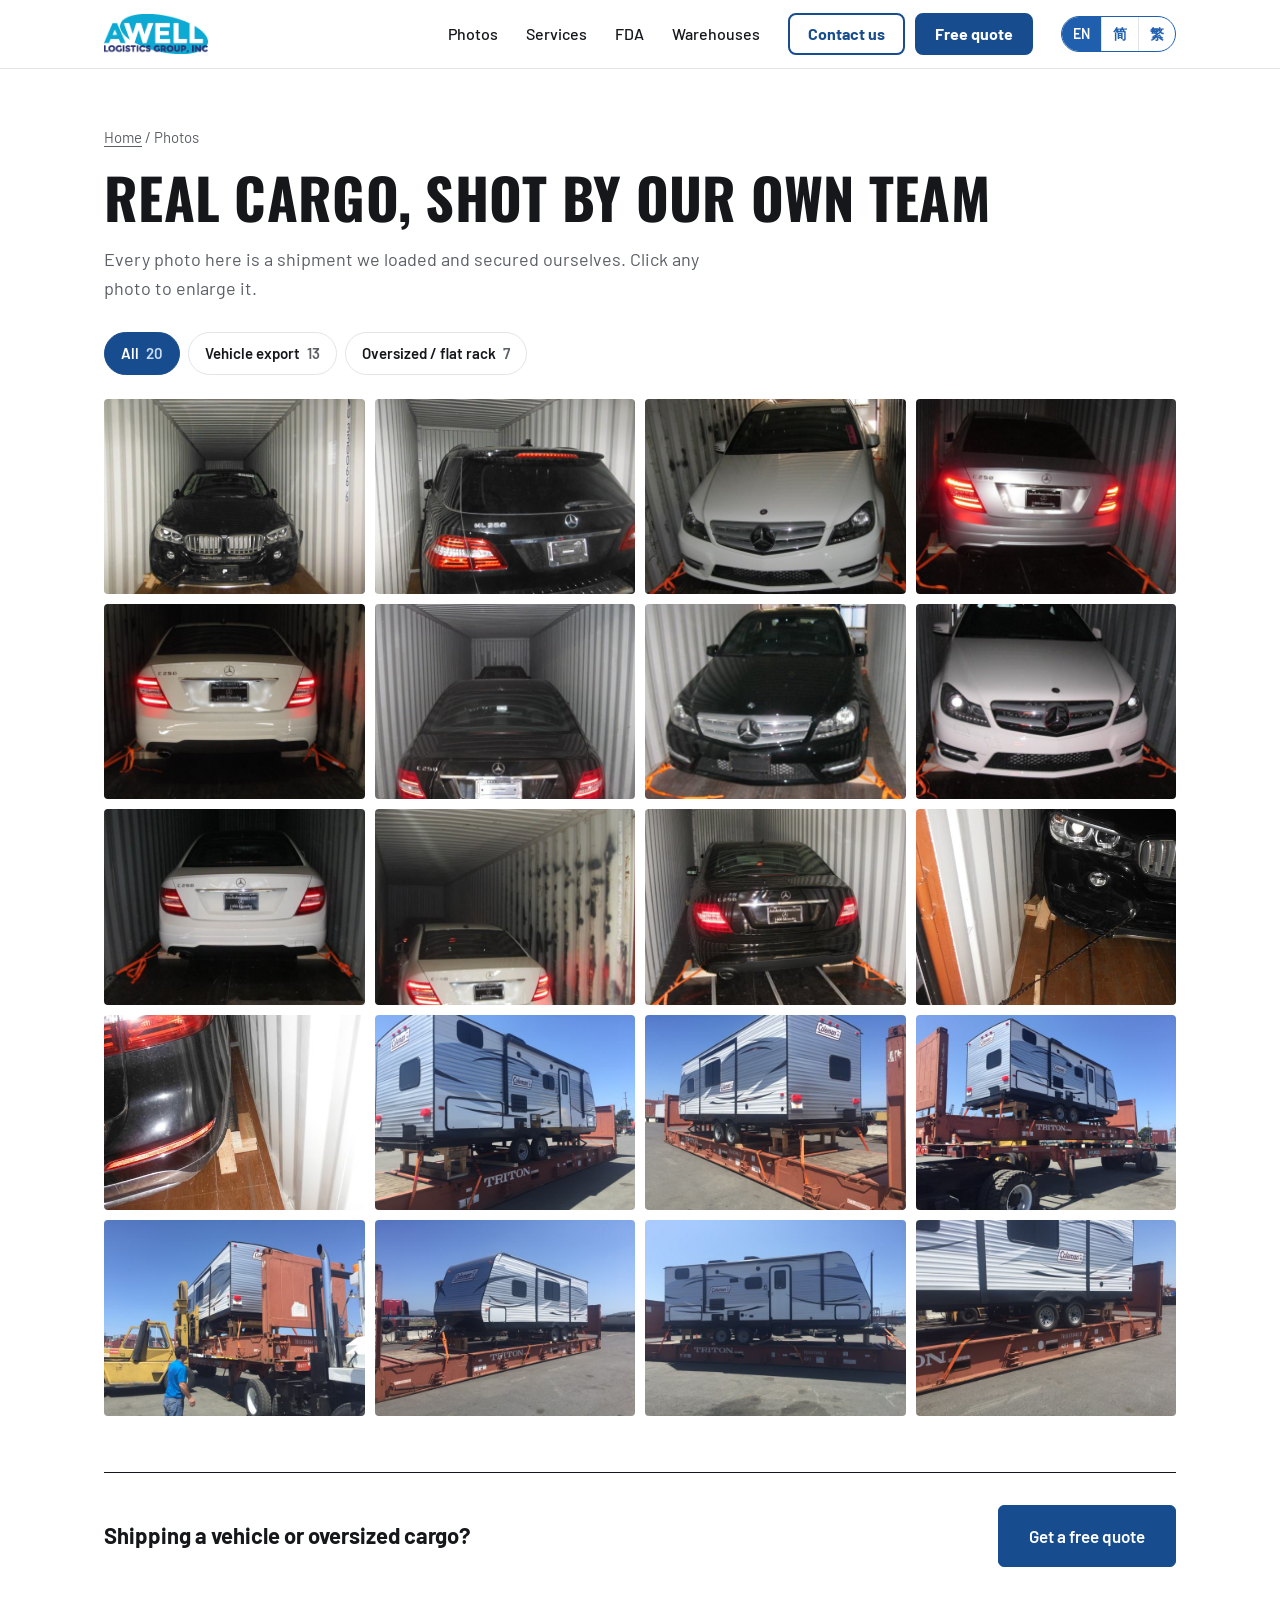
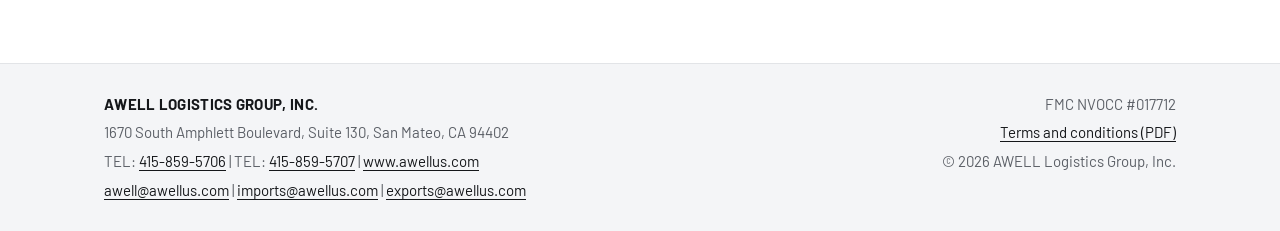
<file: photos.html>
<!doctype html>
<html lang="en" data-lang="en">
<head>
  <meta charset="utf-8">
  <meta name="viewport" content="width=device-width, initial-scale=1">
  <title>Photo Gallery | AWELL Logistics Group</title>
  <link rel="icon" href="favicon.svg" type="image/svg+xml">
  <link rel="preconnect" href="https://fonts.googleapis.com">
  <link rel="preconnect" href="https://fonts.gstatic.com" crossorigin>
  <link href="https://fonts.googleapis.com/css2?family=Oswald:wght@500;700&family=Barlow+Condensed:wght@400;700&family=Barlow:wght@400;500;600;700&display=swap" rel="stylesheet">
  <link rel="stylesheet" href="styles.css">

  <!-- 语言判断：跟首页一模一样，改的话两页一起改 -->
  <script>
    (function () {
      var ok = { en: 1, zh: 1, zht: 1 };
      var lang = "en";
      try {
        var q = new URLSearchParams(location.search).get("lang");
        var saved = localStorage.getItem("awell-lang");
        var nav = (navigator.language || "").toLowerCase();
        if (ok[q]) lang = q;
        else if (ok[saved]) lang = saved;
        else if (/^zh-(hk|tw|mo)|hant/.test(nav)) lang = "zht";
        else if (nav.indexOf("zh") === 0) lang = "zh";
      } catch (e) {}
      var html = { en: "en", zh: "zh-CN", zht: "zh-Hant-HK" };
      document.documentElement.setAttribute("data-lang", lang);
      document.documentElement.setAttribute("lang", html[lang]);
    })();
  </script>
</head>
<body>

<header class="topbar">
  <div class="wrap topbar-inner">
    <a class="brand" href="index.html" aria-label="AWELL Logistics Group home">
      <img src="logo.png" alt="AWELL Logistics Group, Inc." width="117" height="45">
    </a>
    <nav class="nav" aria-label="Main">
      <a href="index.html#photos"><span class="en">Photos</span><span class="zh">实拍</span></a>
      <a href="index.html#services"><span class="en">Services</span><span class="zh">服务</span></a>
      <a href="index.html#fda"><span class="en">FDA</span><span class="zh">FDA</span></a>
      <a href="index.html#warehouses"><span class="en">Warehouses</span><span class="zh">仓储</span></a>
      <!-- 两个最重要的按钮：联系我们（白底蓝框）和免费报价（蓝底），手机上也一直显示 -->
      <span class="nav-actions">
        <a class="nav-contact" href="index.html#contact"><span class="en">Contact us</span><span class="zh">联系我们</span></a>
        <a class="nav-cta" href="quote.html"><span class="en">Free quote</span><span class="zh">免费报价</span></a>
      </span>
      <div class="lang-switch" role="group" aria-label="Language">
        <button type="button" data-set-lang="en" lang="en">EN</button>
        <button type="button" data-set-lang="zh" lang="zh-CN" aria-label="简体中文">简</button>
        <button type="button" data-set-lang="zht" lang="zh-Hant" aria-label="繁體中文">繁</button>
      </div>
    </nav>
  </div>
</header>

<main id="top" class="gallery-page">
  <div class="wrap">
    <p class="crumb"><a href="index.html"><span class="en">Home</span><span class="zh">首页</span></a> / <span class="en">Photos</span><span class="zh">实拍相册</span></p>
    <h1 class="page-title"><span class="en">Real cargo, shot by our own team</span><span class="zh">真实货物，我们团队现场实拍</span></h1>
    <p class="section-sub en">Every photo here is a shipment we loaded and secured ourselves. Click any photo to enlarge it.</p>
    <p class="section-sub zh">每一张都是我们亲手装箱、加固的真实货物。点击照片可以放大查看。</p>

    <!-- 分类筛选：data-filter 对应下面每张照片 figure 上的 data-cat -->
    <div class="filters" role="group" aria-label="Filter photos">
      <button type="button" data-filter="all" aria-pressed="true"><span class="en">All</span><span class="zh">全部</span> <b>20</b></button>
      <button type="button" data-filter="vehicle" aria-pressed="false"><span class="en">Vehicle export</span><span class="zh">整车出口</span> <b>13</b></button>
      <button type="button" data-filter="flatrack" aria-pressed="false"><span class="en">Oversized / flat rack</span><span class="zh">超尺寸 / 框架箱</span> <b>7</b></button>
    </div>

    <!-- 加照片：把大图放进 photos/，缩略图（宽 640 左右）放进 photos/thumbs/，然后复制一行 figure 改文件名和描述 -->
    <div class="gallery gallery-all" id="galleryAll">
        <figure data-cat="vehicle"><button type="button" class="zoom"><img src="photos/thumbs/vehicle-bmw-x5.jpg" data-full="photos/vehicle-bmw-x5.jpg" alt="BMW X5 secured with wheel blocks inside a container" loading="lazy"></button></figure>
        <figure data-cat="vehicle"><button type="button" class="zoom"><img src="photos/thumbs/vehicle-mercedes-ml350.jpg" data-full="photos/vehicle-mercedes-ml350.jpg" alt="Mercedes ML350 strapped inside a container" loading="lazy"></button></figure>
        <figure data-cat="vehicle"><button type="button" class="zoom"><img src="photos/thumbs/vehicle-mercedes-white-front.jpg" data-full="photos/vehicle-mercedes-white-front.jpg" alt="White Mercedes C250 lashed with orange straps" loading="lazy"></button></figure>
        <figure data-cat="vehicle"><button type="button" class="zoom"><img src="photos/thumbs/vehicle-mercedes-silver.jpg" data-full="photos/vehicle-mercedes-silver.jpg" alt="Silver Mercedes C250 secured with straps and wood blocking" loading="lazy"></button></figure>
        <figure data-cat="vehicle"><button type="button" class="zoom"><img src="photos/thumbs/vehicle-mercedes-white-rear.jpg" data-full="photos/vehicle-mercedes-white-rear.jpg" alt="White Mercedes C250 loaded at the container door" loading="lazy"></button></figure>
        <figure data-cat="vehicle"><button type="button" class="zoom"><img src="photos/thumbs/vehicle-mercedes-black.jpg" data-full="photos/vehicle-mercedes-black.jpg" alt="Black Mercedes C250 loaded in a container" loading="lazy"></button></figure>
        <figure data-cat="vehicle"><button type="button" class="zoom"><img src="photos/thumbs/vehicle-mercedes-black-front.jpg" data-full="photos/vehicle-mercedes-black-front.jpg" alt="Black Mercedes C250 strapped at the front wheels" loading="lazy"></button></figure>
        <figure data-cat="vehicle"><button type="button" class="zoom"><img src="photos/thumbs/vehicle-mercedes-white-front-2.jpg" data-full="photos/vehicle-mercedes-white-front-2.jpg" alt="White Mercedes C250, front view inside the container" loading="lazy"></button></figure>
        <figure data-cat="vehicle"><button type="button" class="zoom"><img src="photos/thumbs/vehicle-mercedes-white-rear-2.jpg" data-full="photos/vehicle-mercedes-white-rear-2.jpg" alt="White Mercedes C250 with rear wheel straps" loading="lazy"></button></figure>
        <figure data-cat="vehicle"><button type="button" class="zoom"><img src="photos/thumbs/vehicle-mercedes-white-rear-3.jpg" data-full="photos/vehicle-mercedes-white-rear-3.jpg" alt="White Mercedes C250 at the far end of a container" loading="lazy"></button></figure>
        <figure data-cat="vehicle"><button type="button" class="zoom"><img src="photos/thumbs/vehicle-mercedes-black-rear.jpg" data-full="photos/vehicle-mercedes-black-rear.jpg" alt="Black Mercedes C250 blocked with wood and straps" loading="lazy"></button></figure>
        <figure data-cat="vehicle"><button type="button" class="zoom"><img src="photos/thumbs/vehicle-bmw-x5-detail.jpg" data-full="photos/vehicle-bmw-x5-detail.jpg" alt="Wood blocking under the BMW X5 front wheel" loading="lazy"></button></figure>
        <figure data-cat="vehicle"><button type="button" class="zoom"><img src="photos/thumbs/vehicle-mercedes-ml350-detail.jpg" data-full="photos/vehicle-mercedes-ml350-detail.jpg" alt="Wood blocking behind the Mercedes ML350" loading="lazy"></button></figure>
        <figure data-cat="flatrack"><button type="button" class="zoom"><img src="photos/thumbs/flatrack-rv-side.jpg" data-full="photos/flatrack-rv-side.jpg" alt="RV trailer lashed on a flat-rack container at the port" loading="lazy"></button></figure>
        <figure data-cat="flatrack"><button type="button" class="zoom"><img src="photos/thumbs/flatrack-rv-port.jpg" data-full="photos/flatrack-rv-port.jpg" alt="RV trailer on a flat rack in the terminal yard" loading="lazy"></button></figure>
        <figure data-cat="flatrack"><button type="button" class="zoom"><img src="photos/thumbs/flatrack-rv-rear.jpg" data-full="photos/flatrack-rv-rear.jpg" alt="RV trailer secured on a flat rack, rear view" loading="lazy"></button></figure>
        <figure data-cat="flatrack"><button type="button" class="zoom"><img src="photos/thumbs/flatrack-rv-loading.jpg" data-full="photos/flatrack-rv-loading.jpg" alt="Forklift positioning an RV trailer onto a flat rack" loading="lazy"></button></figure>
        <figure data-cat="flatrack"><button type="button" class="zoom"><img src="photos/thumbs/flatrack-rv-yard.jpg" data-full="photos/flatrack-rv-yard.jpg" alt="RV trailer on a flat rack, wide view of the yard" loading="lazy"></button></figure>
        <figure data-cat="flatrack"><button type="button" class="zoom"><img src="photos/thumbs/flatrack-rv-profile.jpg" data-full="photos/flatrack-rv-profile.jpg" alt="RV trailer on a flat rack, side profile" loading="lazy"></button></figure>
        <figure data-cat="flatrack"><button type="button" class="zoom"><img src="photos/thumbs/flatrack-rv-strapping.jpg" data-full="photos/flatrack-rv-strapping.jpg" alt="Straps securing the RV trailer wheels to the flat rack" loading="lazy"></button></figure>
    </div>

    <div class="gallery-cta">
      <p class="en">Shipping a vehicle or oversized cargo?</p>
      <p class="zh">有整车或超尺寸货物要运？</p>
      <a class="btn btn-primary btn-big" href="quote.html"><span class="en">Get a free quote</span><span class="zh">免费获取报价</span></a>
    </div>
  </div>
</main>

<footer class="footer">
  <div class="wrap footer-inner">
    <div class="footer-info">
      <p class="footer-name">AWELL LOGISTICS GROUP, INC.</p>
      <p>1670 South Amphlett Boulevard, Suite 130, San Mateo, CA 94402</p>
      <p>
        <span class="en">TEL</span><span class="zh">电话</span>: <a href="tel:+14158595706">415-859-5706</a> |
        <span class="en">TEL</span><span class="zh">电话</span>: <a href="tel:+14158595707">415-859-5707</a> |
        <a href="https://www.awellus.com">www.awellus.com</a>
      </p>
      <p>
        <a href="mailto:awell@awellus.com">awell@awellus.com</a> |
        <a href="mailto:imports@awellus.com">imports@awellus.com</a> |
        <a href="mailto:exports@awellus.com">exports@awellus.com</a>
      </p>
    </div>
    <div class="footer-meta">
      <p>FMC NVOCC #017712</p>
      <p><a href="terms-and-conditions.pdf" target="_blank" rel="noopener"><span class="en">Terms and conditions (PDF)</span><span class="zh">服务条款（PDF）</span></a></p>
      <p>© <span id="year">2026</span> AWELL Logistics Group, Inc.</p>
    </div>
  </div>
</footer>

<div class="toast" id="toast" role="status" aria-live="polite"></div>

<script src="site.js"></script>
<script>
  // 分类筛选
  var filterBtns = document.querySelectorAll("[data-filter]");
  filterBtns.forEach(function (btn) {
    btn.addEventListener("click", function () {
      var cat = btn.getAttribute("data-filter");
      filterBtns.forEach(function (b) { b.setAttribute("aria-pressed", b === btn ? "true" : "false"); });
      document.querySelectorAll("#galleryAll figure").forEach(function (fig) {
        fig.hidden = cat !== "all" && fig.getAttribute("data-cat") !== cat;
      });
    });
  });
</script>
</body>
</html>
</file>
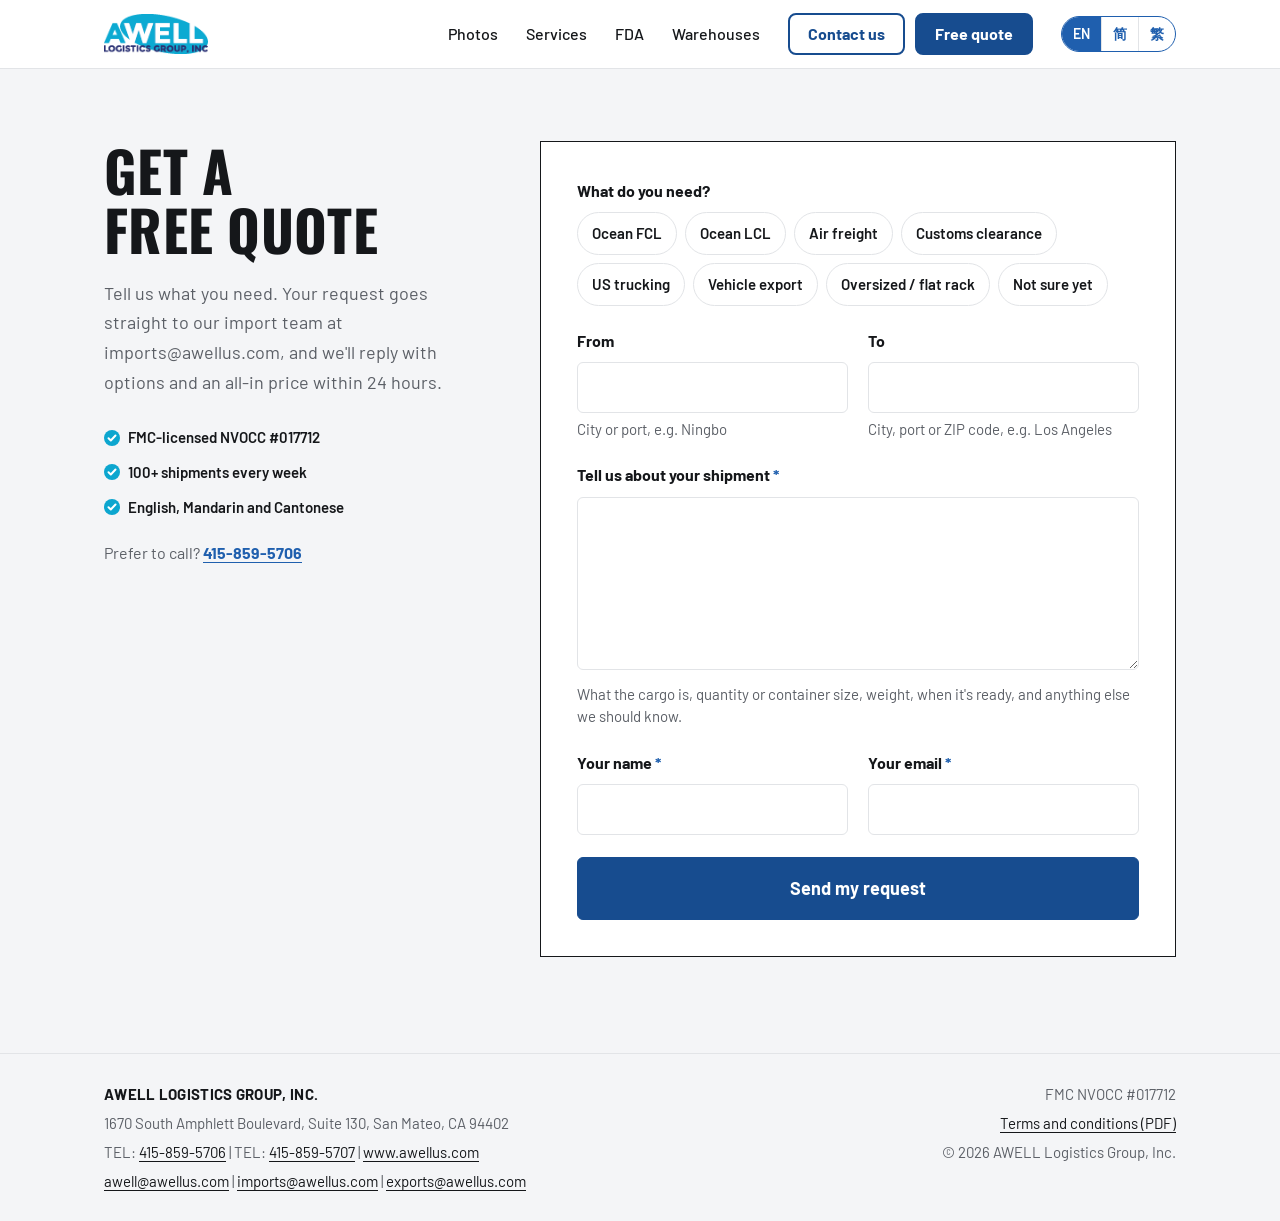
<file: quote.html>
<!doctype html>
<html lang="en" data-lang="en">
<head>
  <meta charset="utf-8">
  <meta name="viewport" content="width=device-width, initial-scale=1">
  <title>Get a Free Quote | AWELL Logistics Group</title>
  <meta name="description" content="Tell AWELL Logistics Group what you're shipping and get an all-in quote for ocean, air, customs clearance and US trucking.">
  <link rel="icon" href="favicon.svg" type="image/svg+xml">
  <link rel="preconnect" href="https://fonts.googleapis.com">
  <link rel="preconnect" href="https://fonts.gstatic.com" crossorigin>
  <link href="https://fonts.googleapis.com/css2?family=Oswald:wght@500;700&family=Barlow+Condensed:wght@400;700&family=Barlow:wght@400;500;600;700&display=swap" rel="stylesheet">
  <link rel="stylesheet" href="styles.css">

  <!-- 语言判断：跟首页一模一样，改的话两页一起改 -->
  <script>
    (function () {
      var ok = { en: 1, zh: 1, zht: 1 };
      var lang = "en";
      try {
        var q = new URLSearchParams(location.search).get("lang");
        var saved = localStorage.getItem("awell-lang");
        var nav = (navigator.language || "").toLowerCase();
        if (ok[q]) lang = q;
        else if (ok[saved]) lang = saved;
        else if (/^zh-(hk|tw|mo)|hant/.test(nav)) lang = "zht";
        else if (nav.indexOf("zh") === 0) lang = "zh";
      } catch (e) {}
      var html = { en: "en", zh: "zh-CN", zht: "zh-Hant-HK" };
      document.documentElement.setAttribute("data-lang", lang);
      document.documentElement.setAttribute("lang", html[lang]);
    })();
  </script>
</head>
<body>

<header class="topbar">
  <div class="wrap topbar-inner">
    <a class="brand" href="index.html" aria-label="AWELL Logistics Group home">
      <img src="logo.png" alt="AWELL Logistics Group, Inc." width="117" height="45">
    </a>
    <nav class="nav" aria-label="Main">
      <a href="index.html#photos"><span class="en">Photos</span><span class="zh">实拍</span></a>
      <a href="index.html#services"><span class="en">Services</span><span class="zh">服务</span></a>
      <a href="index.html#fda"><span class="en">FDA</span><span class="zh">FDA</span></a>
      <a href="index.html#warehouses"><span class="en">Warehouses</span><span class="zh">仓储</span></a>
      <!-- 两个最重要的按钮：联系我们（白底蓝框）和免费报价（蓝底），手机上也一直显示 -->
      <span class="nav-actions">
        <a class="nav-contact" href="index.html#contact"><span class="en">Contact us</span><span class="zh">联系我们</span></a>
        <a class="nav-cta" href="quote.html"><span class="en">Free quote</span><span class="zh">免费报价</span></a>
      </span>
      <div class="lang-switch" role="group" aria-label="Language">
        <button type="button" data-set-lang="en" lang="en">EN</button>
        <button type="button" data-set-lang="zh" lang="zh-CN" aria-label="简体中文">简</button>
        <button type="button" data-set-lang="zht" lang="zh-Hant" aria-label="繁體中文">繁</button>
      </div>
    </nav>
  </div>
</header>

<main id="top" class="quote-page">
  <div class="wrap quote-layout">

    <!-- 左边：说明 -->
    <aside class="quote-side">
      <h1>
        <span class="en">Get a free quote</span>
        <span class="zh">免费获取报价</span>
      </h1>
      <p class="en">Tell us what you need. Your request goes straight to our import team at imports@awellus.com, and we'll reply with options and an all-in price within 24 hours.</p>
      <p class="zh">告诉我们您的需求。表单会直接发送到我们进口团队的邮箱 imports@awellus.com，我们会在 24 小时内回复可选方案和全包价格。</p>
      <ul class="trust">
        <li><span class="en">FMC-licensed NVOCC #017712</span><span class="zh">FMC 注册 NVOCC #017712</span></li>
        <li><span class="en">100+ shipments every week</span><span class="zh">每周出运 100+ 票</span></li>
        <li><span class="en">English, Mandarin and Cantonese</span><span class="zh">英语、普通话、粤语专人服务</span></li>
      </ul>
      <p class="quote-alt">
        <span class="en">Prefer to call?</span><span class="zh">想直接打电话？</span>
        <a href="tel:+14158595706" data-copy="415-859-5706">415-859-5706</a>
      </p>
    </aside>

    <!-- 右边：表单
         提交方式：用 Web3Forms 免费服务，把表单内容发到 imports@awellus.com。
         设置在页面最下面的 WEB3FORMS_KEY。 -->
    <div class="quote-card">
      <form id="quoteForm" novalidate>

        <fieldset class="field">
          <legend><span class="en">What do you need?</span><span class="zh">需要什么服务？</span></legend>
          <div class="chips">
            <label><input type="checkbox" name="Service" value="Ocean FCL"><span><span class="en">Ocean FCL</span><span class="zh">海运整柜</span></span></label>
            <label><input type="checkbox" name="Service" value="Ocean LCL"><span><span class="en">Ocean LCL</span><span class="zh">海运拼箱</span></span></label>
            <label><input type="checkbox" name="Service" value="Air freight"><span><span class="en">Air freight</span><span class="zh">空运</span></span></label>
            <label><input type="checkbox" name="Service" value="Customs clearance"><span><span class="en">Customs clearance</span><span class="zh">清关</span></span></label>
            <label><input type="checkbox" name="Service" value="US trucking"><span><span class="en">US trucking</span><span class="zh">美国卡车派送</span></span></label>
            <label><input type="checkbox" name="Service" value="Vehicle export"><span><span class="en">Vehicle export</span><span class="zh">整车出口</span></span></label>
            <label><input type="checkbox" name="Service" value="Oversized / flat rack"><span><span class="en">Oversized / flat rack</span><span class="zh">超尺寸 / 框架箱</span></span></label>
            <label><input type="checkbox" name="Service" value="Not sure"><span><span class="en">Not sure yet</span><span class="zh">还不确定</span></span></label>
          </div>
        </fieldset>

        <div class="field-row">
          <div class="field">
            <label for="origin"><span class="en">From</span><span class="zh">起运地</span></label>
            <input id="origin" name="From" type="text" autocomplete="off">
            <small><span class="en">City or port, e.g. Ningbo</span><span class="zh">城市或港口，例如：宁波</span></small>
          </div>
          <div class="field">
            <label for="destination"><span class="en">To</span><span class="zh">目的地</span></label>
            <input id="destination" name="To" type="text" autocomplete="off">
            <small><span class="en">City, port or ZIP code, e.g. Los Angeles</span><span class="zh">城市、港口或邮编，例如：洛杉矶</span></small>
          </div>
        </div>

        <div class="field">
          <label for="details"><span class="en">Tell us about your shipment</span><span class="zh">请描述您的货物和需求</span> <em>*</em></label>
          <textarea id="details" name="Details" rows="6" required></textarea>
          <small><span class="en">What the cargo is, quantity or container size, weight, when it's ready, and anything else we should know.</span><span class="zh">货物品名、数量或柜型、重量、货好时间，以及其他需要我们注意的事项。</span></small>
        </div>

        <!-- 必填：货物描述、姓名、邮箱；起运地和目的地可以不填 -->
        <div class="field-row">
          <div class="field">
            <label for="name"><span class="en">Your name</span><span class="zh">您的姓名</span> <em>*</em></label>
            <input id="name" name="Name" type="text" required autocomplete="name">
          </div>
          <div class="field">
            <label for="email"><span class="en">Your email</span><span class="zh">您的邮箱</span> <em>*</em></label>
            <input id="email" name="email" type="email" required autocomplete="email">
          </div>
        </div>

        <!-- 防垃圾邮件：真人看不到这个框，机器人会填，填了就不会发送 -->
        <input type="text" name="_honey" class="honey" tabindex="-1" autocomplete="off" aria-hidden="true">

        <p class="form-error" id="tooMany" hidden>
          <span class="en">You've already sent a few requests. Please wait a while before sending another, or email us at</span><span class="zh">您刚刚已经提交过几次了，请稍等一会儿再提交，或直接发邮件到</span>
          <a href="mailto:imports@awellus.com" data-copy="imports@awellus.com">imports@awellus.com</a>
        </p>

        <p class="form-error" id="formError" hidden>
          <span class="en">Please fill in the fields marked *, with a valid email so we can send you the quote.</span><span class="zh">请填写带 * 的项目，邮箱要填正确，我们会把报价发到这里。</span>
        </p>
        <p class="form-error" id="sendError" hidden>
          <span class="en">We couldn't send your request. Please try again, or email it to</span><span class="zh">提交没有成功，请再试一次，或直接发邮件到</span>
          <a href="mailto:imports@awellus.com" data-copy="imports@awellus.com">imports@awellus.com</a>
          <small class="send-reason" id="sendReason"></small>
        </p>

        <button type="submit" class="btn btn-primary btn-big btn-submit" id="submitBtn">
          <span class="idle"><span class="en">Send my request</span><span class="zh">提交询价</span></span>
          <span class="busy"><span class="en">Sending…</span><span class="zh">正在发送…</span></span>
        </button>
      </form>

      <!-- 发送成功后显示 -->
      <div class="quote-done" id="quoteDone" hidden tabindex="-1">
        <h2><span class="en">Request sent</span><span class="zh">询价已提交</span></h2>
        <p class="en">Thanks. Our import team has your request and will reply to your email within 24 hours.</p>
        <p class="zh">谢谢！我们的进口团队已收到您的询价，会在 24 小时内回复到您的邮箱。</p>
        <a class="btn btn-quiet" href="index.html"><span class="en">Back to home</span><span class="zh">返回首页</span></a>
      </div>
    </div>

  </div>
</main>

<footer class="footer">
  <div class="wrap footer-inner">
    <div class="footer-info">
      <p class="footer-name">AWELL LOGISTICS GROUP, INC.</p>
      <p>1670 South Amphlett Boulevard, Suite 130, San Mateo, CA 94402</p>
      <p>
        <span class="en">TEL</span><span class="zh">电话</span>: <a href="tel:+14158595706">415-859-5706</a> |
        <span class="en">TEL</span><span class="zh">电话</span>: <a href="tel:+14158595707">415-859-5707</a> |
        <a href="https://www.awellus.com">www.awellus.com</a>
      </p>
      <p>
        <a href="mailto:awell@awellus.com">awell@awellus.com</a> |
        <a href="mailto:imports@awellus.com">imports@awellus.com</a> |
        <a href="mailto:exports@awellus.com">exports@awellus.com</a>
      </p>
    </div>
    <div class="footer-meta">
      <p>FMC NVOCC #017712</p>
      <p><a href="terms-and-conditions.pdf" target="_blank" rel="noopener"><span class="en">Terms and conditions (PDF)</span><span class="zh">服务条款（PDF）</span></a></p>
      <p>© <span id="year">2026</span> AWELL Logistics Group, Inc.</p>
    </div>
  </div>
</footer>

<div class="toast" id="toast" role="status" aria-live="polite"></div>

<script src="site.js"></script>
<script>
  // ===== 询价表单 =====
  // 用 Web3Forms 免费服务把表单内容发到 imports@awellus.com。
  // 密钥（access key）是在 web3forms.com 用 imports@awellus.com 申请的，
  // 收件邮箱就是申请时填的那个。要换邮箱，就用新邮箱重新申请一个密钥，替换下面这行。
  var WEB3FORMS_KEY = "259c9583-4e66-4cb3-9ebc-6764bc5d88cc";
  var FORM_ENDPOINT = "https://api.web3forms.com/submit";

  var form = document.getElementById("quoteForm");
  var btn = document.getElementById("submitBtn");
  var formError = document.getElementById("formError");
  var sendError = document.getElementById("sendError");
  var done = document.getElementById("quoteDone");
  var sendReason = document.getElementById("sendReason");
  var tooMany = document.getElementById("tooMany");

  // 防轰炸：同一个浏览器 1 分钟内只能发 1 次，1 小时内最多 3 次。
  // 发送时间记在 localStorage 里（只在这台电脑上），再加上隐藏陷阱框和 Web3Forms 自带的垃圾过滤。
  var SENT_KEY = "awell-quote-sent";
  function recentSends() {
    try {
      var list = JSON.parse(localStorage.getItem(SENT_KEY) || "[]");
      var hourAgo = Date.now() - 3600 * 1000;
      return list.filter(function (t) { return t > hourAgo; });
    } catch (e) { return []; }
  }
  function tooManySends() {
    var list = recentSends();
    var last = list.length ? Math.max.apply(null, list) : 0;
    return list.length >= 3 || Date.now() - last < 60 * 1000;
  }
  function rememberSend() {
    try {
      var list = recentSends();
      list.push(Date.now());
      localStorage.setItem(SENT_KEY, JSON.stringify(list));
    } catch (e) {}
  }

  form.addEventListener("submit", function (e) {
    e.preventDefault();               // 不跳转页面，用 JavaScript 在后台发送
    formError.hidden = true;
    sendError.hidden = true;
    tooMany.hidden = true;

    // 1. 检查必填项，没填的标红，并把光标移到第一个
    var missing = Array.prototype.filter.call(form.querySelectorAll("[required]"), function (el) {
      var bad = !el.value.trim() || (el.type === "email" && !el.checkValidity());
      el.classList.toggle("invalid", bad);
      return bad;
    });
    if (missing.length) {
      formError.hidden = false;
      missing[0].focus();
      return;
    }

    // 短时间内发太多次就先不发
    if (tooManySends()) {
      tooMany.hidden = false;
      return;
    }

    // 2. 整理要发送的内容（多选的服务合并成一行）
    var data = {};
    new FormData(form).forEach(function (value, key) {
      data[key] = data[key] ? data[key] + ", " + value : value;
    });
    if (data._honey) return;          // 机器人填了隐藏框，直接忽略
    delete data._honey;
    data.access_key = WEB3FORMS_KEY;
    // 邮件标题：有填就带上起运地、目的地和姓名，没填就用客户邮箱
    var route = [data.From, data.To].filter(Boolean).join(" to ");
    data.subject = "Quote request" + (route ? ": " + route : "") + " (" + (data.Name || data.email) + ")";
    data.from_name = "AWELL website";
    data.Language = document.documentElement.getAttribute("data-lang");
    // 表单里叫 email 的字段，Web3Forms 会自动设成回复地址，点“回复”就是回给客户

    // 3. 发送
    btn.disabled = true;
    btn.classList.add("is-busy");
    fetch(FORM_ENDPOINT, {
      method: "POST",
      headers: { "Content-Type": "application/json", "Accept": "application/json" },
      body: JSON.stringify(data)
    })
      .then(function (res) {
        return res.json().catch(function () { throw new Error("HTTP " + res.status); });
      })
      .then(function (json) {
        if (json.success) {
          rememberSend();
          form.hidden = true;
          done.hidden = false;
          done.focus();
        } else {
          throw new Error(json.message || "Unknown error");
        }
      })
      .catch(function (err) {
        // 把具体原因显示出来，方便排查
        sendReason.textContent = "Reason: " + (err && err.message ? err.message : err);
        sendError.hidden = false;
        console.error("Quote form error:", err);
      })
      .then(function () {
        btn.disabled = false;
        btn.classList.remove("is-busy");
      });
  });

  // 用户开始填写后，去掉红框
  form.addEventListener("input", function (e) {
    if (e.target.classList.contains("invalid") && e.target.value.trim()) e.target.classList.remove("invalid");
  });
</script>
</body>
</html>
</file>
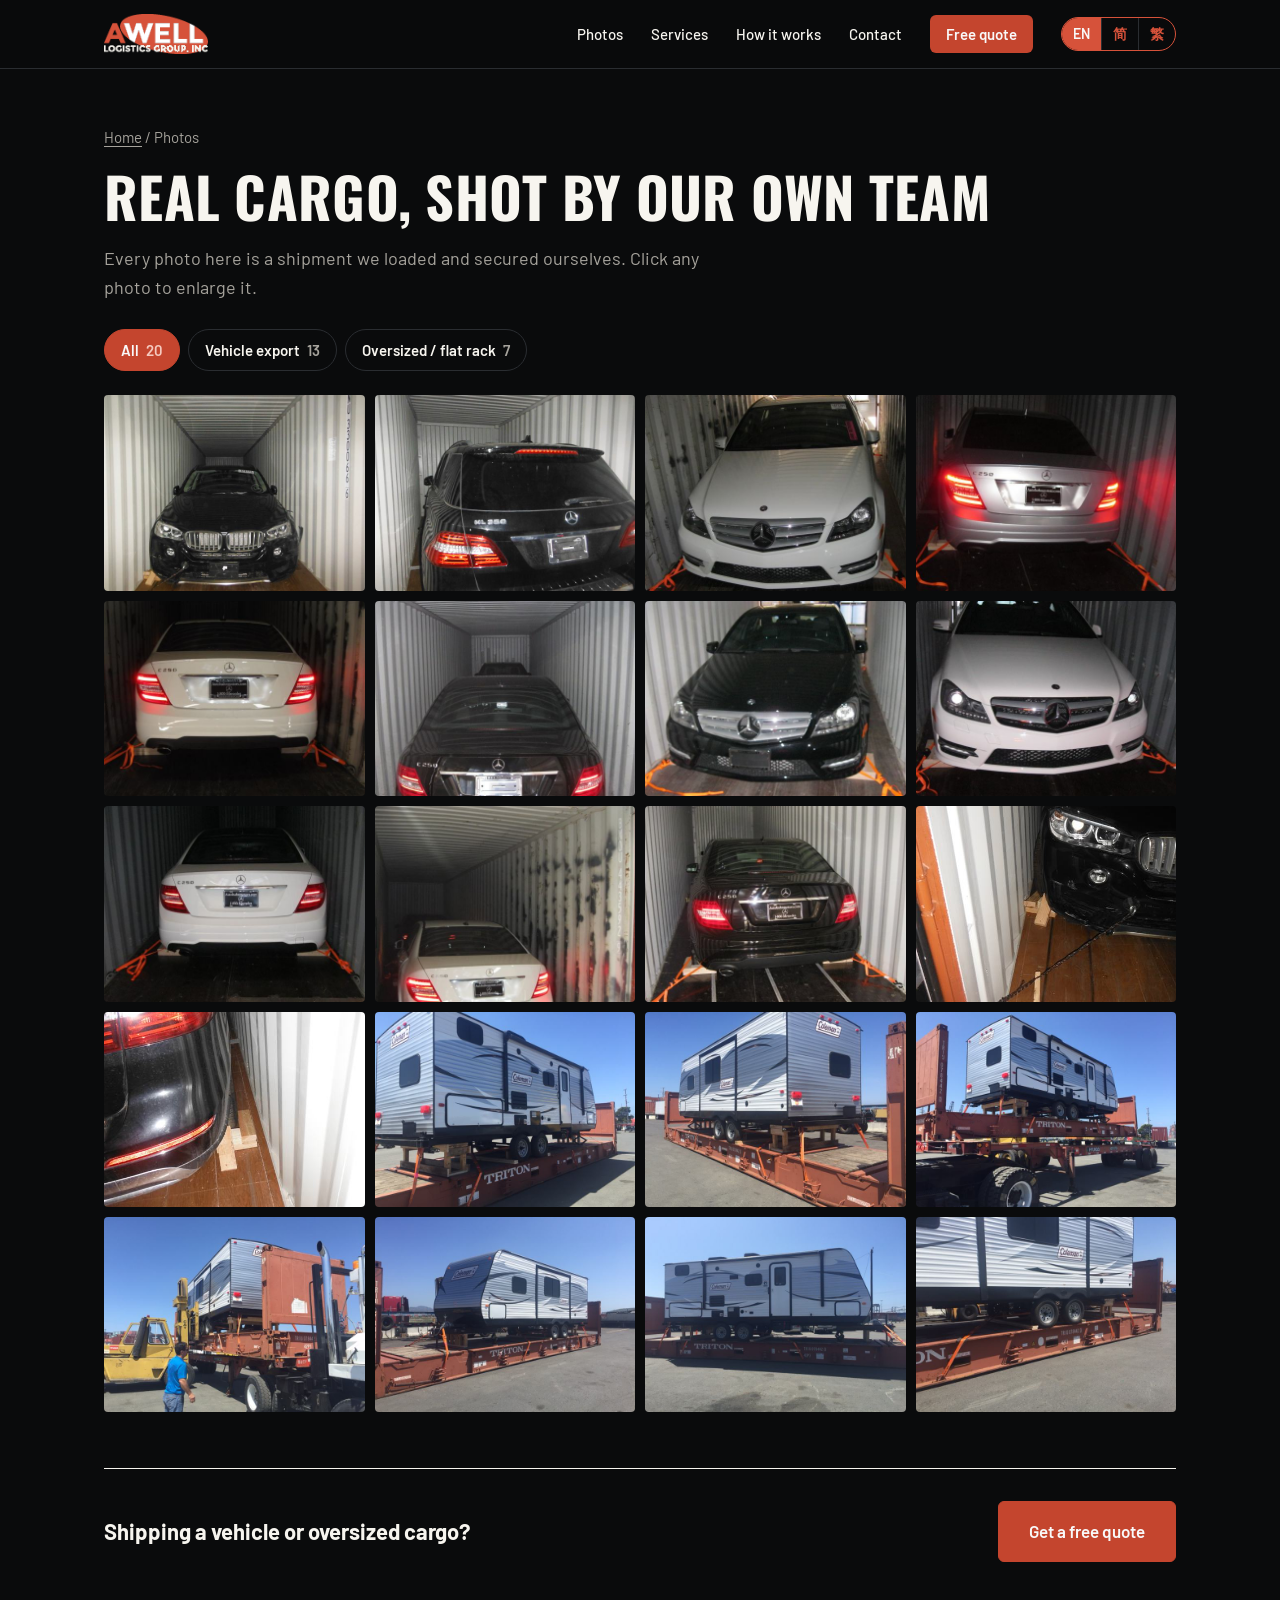
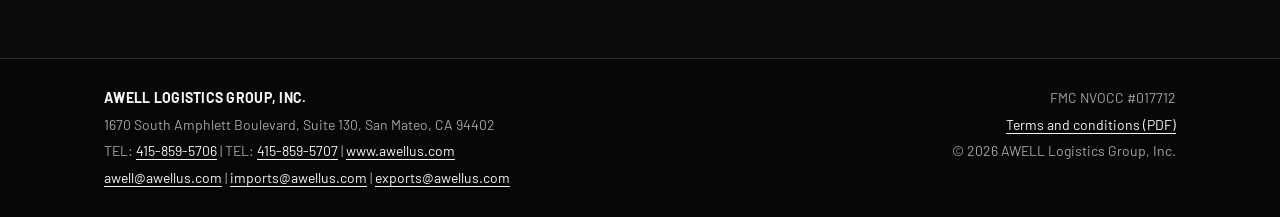
<file: v2/photos.html>
<!doctype html>
<html lang="en" data-lang="en">
<head>
  <meta charset="utf-8">
  <meta name="viewport" content="width=device-width, initial-scale=1">
  <title>Photo Gallery | AWELL Logistics Group</title>
  <link rel="icon" href="favicon.svg" type="image/svg+xml">
  <link rel="preconnect" href="https://fonts.googleapis.com">
  <link rel="preconnect" href="https://fonts.gstatic.com" crossorigin>
  <link href="https://fonts.googleapis.com/css2?family=Oswald:wght@500;700&family=Barlow+Condensed:wght@400;700&family=Barlow:wght@400;500;600;700&display=swap" rel="stylesheet">
  <link rel="stylesheet" href="styles.css">

  <!-- 语言判断：跟首页一模一样，改的话两页一起改 -->
  <script>
    (function () {
      var ok = { en: 1, zh: 1, zht: 1 };
      var lang = "en";
      try {
        var q = new URLSearchParams(location.search).get("lang");
        var saved = localStorage.getItem("awell-lang");
        var nav = (navigator.language || "").toLowerCase();
        if (ok[q]) lang = q;
        else if (ok[saved]) lang = saved;
        else if (/^zh-(hk|tw|mo)|hant/.test(nav)) lang = "zht";
        else if (nav.indexOf("zh") === 0) lang = "zh";
      } catch (e) {}
      var html = { en: "en", zh: "zh-CN", zht: "zh-Hant-HK" };
      document.documentElement.setAttribute("data-lang", lang);
      document.documentElement.setAttribute("lang", html[lang]);
    })();
  </script>
</head>
<body>

<header class="topbar">
  <div class="wrap topbar-inner">
    <a class="brand" href="index.html" aria-label="AWELL Logistics Group home">
      <img src="logo-light.png" alt="AWELL Logistics Group, Inc." width="117" height="45">
    </a>
    <nav class="nav" aria-label="Main">
      <a href="index.html#photos"><span class="en">Photos</span><span class="zh">实拍</span></a>
      <a href="index.html#services"><span class="en">Services</span><span class="zh">服务</span></a>
      <a href="index.html#how"><span class="en">How it works</span><span class="zh">合作流程</span></a>
      <a href="index.html#contact"><span class="en">Contact</span><span class="zh">联系我们</span></a>
      <a class="nav-cta" href="quote.html"><span class="en">Free quote</span><span class="zh">免费报价</span></a>
      <div class="lang-switch" role="group" aria-label="Language">
        <button type="button" data-set-lang="en" lang="en">EN</button>
        <button type="button" data-set-lang="zh" lang="zh-CN" aria-label="简体中文">简</button>
        <button type="button" data-set-lang="zht" lang="zh-Hant" aria-label="繁體中文">繁</button>
      </div>
    </nav>
  </div>
</header>

<main id="top" class="gallery-page">
  <div class="wrap">
    <p class="crumb"><a href="index.html"><span class="en">Home</span><span class="zh">首页</span></a> / <span class="en">Photos</span><span class="zh">实拍相册</span></p>
    <h1 class="page-title"><span class="en">Real cargo, shot by our own team</span><span class="zh">真实货物，我们团队现场实拍</span></h1>
    <p class="section-sub en">Every photo here is a shipment we loaded and secured ourselves. Click any photo to enlarge it.</p>
    <p class="section-sub zh">每一张都是我们亲手装箱、加固的真实货物。点击照片可以放大查看。</p>

    <!-- 分类筛选：data-filter 对应下面每张照片 figure 上的 data-cat -->
    <div class="filters" role="group" aria-label="Filter photos">
      <button type="button" data-filter="all" aria-pressed="true"><span class="en">All</span><span class="zh">全部</span> <b>20</b></button>
      <button type="button" data-filter="vehicle" aria-pressed="false"><span class="en">Vehicle export</span><span class="zh">整车出口</span> <b>13</b></button>
      <button type="button" data-filter="flatrack" aria-pressed="false"><span class="en">Oversized / flat rack</span><span class="zh">超尺寸 / 框架箱</span> <b>7</b></button>
    </div>

    <!-- 加照片：把大图放进 photos/，缩略图（宽 640 左右）放进 photos/thumbs/，然后复制一行 figure 改文件名和描述 -->
    <div class="gallery gallery-all" id="galleryAll">
        <figure data-cat="vehicle"><button type="button" class="zoom"><img src="photos/thumbs/vehicle-bmw-x5.jpg" data-full="photos/vehicle-bmw-x5.jpg" alt="BMW X5 secured with wheel blocks inside a container" loading="lazy"></button></figure>
        <figure data-cat="vehicle"><button type="button" class="zoom"><img src="photos/thumbs/vehicle-mercedes-ml350.jpg" data-full="photos/vehicle-mercedes-ml350.jpg" alt="Mercedes ML350 strapped inside a container" loading="lazy"></button></figure>
        <figure data-cat="vehicle"><button type="button" class="zoom"><img src="photos/thumbs/vehicle-mercedes-white-front.jpg" data-full="photos/vehicle-mercedes-white-front.jpg" alt="White Mercedes C250 lashed with orange straps" loading="lazy"></button></figure>
        <figure data-cat="vehicle"><button type="button" class="zoom"><img src="photos/thumbs/vehicle-mercedes-silver.jpg" data-full="photos/vehicle-mercedes-silver.jpg" alt="Silver Mercedes C250 secured with straps and wood blocking" loading="lazy"></button></figure>
        <figure data-cat="vehicle"><button type="button" class="zoom"><img src="photos/thumbs/vehicle-mercedes-white-rear.jpg" data-full="photos/vehicle-mercedes-white-rear.jpg" alt="White Mercedes C250 loaded at the container door" loading="lazy"></button></figure>
        <figure data-cat="vehicle"><button type="button" class="zoom"><img src="photos/thumbs/vehicle-mercedes-black.jpg" data-full="photos/vehicle-mercedes-black.jpg" alt="Black Mercedes C250 loaded in a container" loading="lazy"></button></figure>
        <figure data-cat="vehicle"><button type="button" class="zoom"><img src="photos/thumbs/vehicle-mercedes-black-front.jpg" data-full="photos/vehicle-mercedes-black-front.jpg" alt="Black Mercedes C250 strapped at the front wheels" loading="lazy"></button></figure>
        <figure data-cat="vehicle"><button type="button" class="zoom"><img src="photos/thumbs/vehicle-mercedes-white-front-2.jpg" data-full="photos/vehicle-mercedes-white-front-2.jpg" alt="White Mercedes C250, front view inside the container" loading="lazy"></button></figure>
        <figure data-cat="vehicle"><button type="button" class="zoom"><img src="photos/thumbs/vehicle-mercedes-white-rear-2.jpg" data-full="photos/vehicle-mercedes-white-rear-2.jpg" alt="White Mercedes C250 with rear wheel straps" loading="lazy"></button></figure>
        <figure data-cat="vehicle"><button type="button" class="zoom"><img src="photos/thumbs/vehicle-mercedes-white-rear-3.jpg" data-full="photos/vehicle-mercedes-white-rear-3.jpg" alt="White Mercedes C250 at the far end of a container" loading="lazy"></button></figure>
        <figure data-cat="vehicle"><button type="button" class="zoom"><img src="photos/thumbs/vehicle-mercedes-black-rear.jpg" data-full="photos/vehicle-mercedes-black-rear.jpg" alt="Black Mercedes C250 blocked with wood and straps" loading="lazy"></button></figure>
        <figure data-cat="vehicle"><button type="button" class="zoom"><img src="photos/thumbs/vehicle-bmw-x5-detail.jpg" data-full="photos/vehicle-bmw-x5-detail.jpg" alt="Wood blocking under the BMW X5 front wheel" loading="lazy"></button></figure>
        <figure data-cat="vehicle"><button type="button" class="zoom"><img src="photos/thumbs/vehicle-mercedes-ml350-detail.jpg" data-full="photos/vehicle-mercedes-ml350-detail.jpg" alt="Wood blocking behind the Mercedes ML350" loading="lazy"></button></figure>
        <figure data-cat="flatrack"><button type="button" class="zoom"><img src="photos/thumbs/flatrack-rv-side.jpg" data-full="photos/flatrack-rv-side.jpg" alt="RV trailer lashed on a flat-rack container at the port" loading="lazy"></button></figure>
        <figure data-cat="flatrack"><button type="button" class="zoom"><img src="photos/thumbs/flatrack-rv-port.jpg" data-full="photos/flatrack-rv-port.jpg" alt="RV trailer on a flat rack in the terminal yard" loading="lazy"></button></figure>
        <figure data-cat="flatrack"><button type="button" class="zoom"><img src="photos/thumbs/flatrack-rv-rear.jpg" data-full="photos/flatrack-rv-rear.jpg" alt="RV trailer secured on a flat rack, rear view" loading="lazy"></button></figure>
        <figure data-cat="flatrack"><button type="button" class="zoom"><img src="photos/thumbs/flatrack-rv-loading.jpg" data-full="photos/flatrack-rv-loading.jpg" alt="Forklift positioning an RV trailer onto a flat rack" loading="lazy"></button></figure>
        <figure data-cat="flatrack"><button type="button" class="zoom"><img src="photos/thumbs/flatrack-rv-yard.jpg" data-full="photos/flatrack-rv-yard.jpg" alt="RV trailer on a flat rack, wide view of the yard" loading="lazy"></button></figure>
        <figure data-cat="flatrack"><button type="button" class="zoom"><img src="photos/thumbs/flatrack-rv-profile.jpg" data-full="photos/flatrack-rv-profile.jpg" alt="RV trailer on a flat rack, side profile" loading="lazy"></button></figure>
        <figure data-cat="flatrack"><button type="button" class="zoom"><img src="photos/thumbs/flatrack-rv-strapping.jpg" data-full="photos/flatrack-rv-strapping.jpg" alt="Straps securing the RV trailer wheels to the flat rack" loading="lazy"></button></figure>
    </div>

    <div class="gallery-cta">
      <p class="en">Shipping a vehicle or oversized cargo?</p>
      <p class="zh">有整车或超尺寸货物要运？</p>
      <a class="btn btn-primary btn-big" href="quote.html"><span class="en">Get a free quote</span><span class="zh">免费获取报价</span></a>
    </div>
  </div>
</main>

<footer class="footer">
  <div class="wrap footer-inner">
    <div class="footer-info">
      <p class="footer-name">AWELL LOGISTICS GROUP, INC.</p>
      <p>1670 South Amphlett Boulevard, Suite 130, San Mateo, CA 94402</p>
      <p>
        <span class="en">TEL</span><span class="zh">电话</span>: <a href="tel:+14158595706">415-859-5706</a> |
        <span class="en">TEL</span><span class="zh">电话</span>: <a href="tel:+14158595707">415-859-5707</a> |
        <a href="https://www.awellus.com">www.awellus.com</a>
      </p>
      <p>
        <a href="mailto:awell@awellus.com">awell@awellus.com</a> |
        <a href="mailto:imports@awellus.com">imports@awellus.com</a> |
        <a href="mailto:exports@awellus.com">exports@awellus.com</a>
      </p>
    </div>
    <div class="footer-meta">
      <p>FMC NVOCC #017712</p>
      <p><a href="terms-and-conditions.pdf" target="_blank" rel="noopener"><span class="en">Terms and conditions (PDF)</span><span class="zh">服务条款（PDF）</span></a></p>
      <p>© <span id="year">2026</span> AWELL Logistics Group, Inc.</p>
    </div>
  </div>
</footer>

<div class="toast" id="toast" role="status" aria-live="polite"></div>

<script src="site.js"></script>
<script>
  // 分类筛选
  var filterBtns = document.querySelectorAll("[data-filter]");
  filterBtns.forEach(function (btn) {
    btn.addEventListener("click", function () {
      var cat = btn.getAttribute("data-filter");
      filterBtns.forEach(function (b) { b.setAttribute("aria-pressed", b === btn ? "true" : "false"); });
      document.querySelectorAll("#galleryAll figure").forEach(function (fig) {
        fig.hidden = cat !== "all" && fig.getAttribute("data-cat") !== cat;
      });
    });
  });
</script>
</body>
</html>
</file>
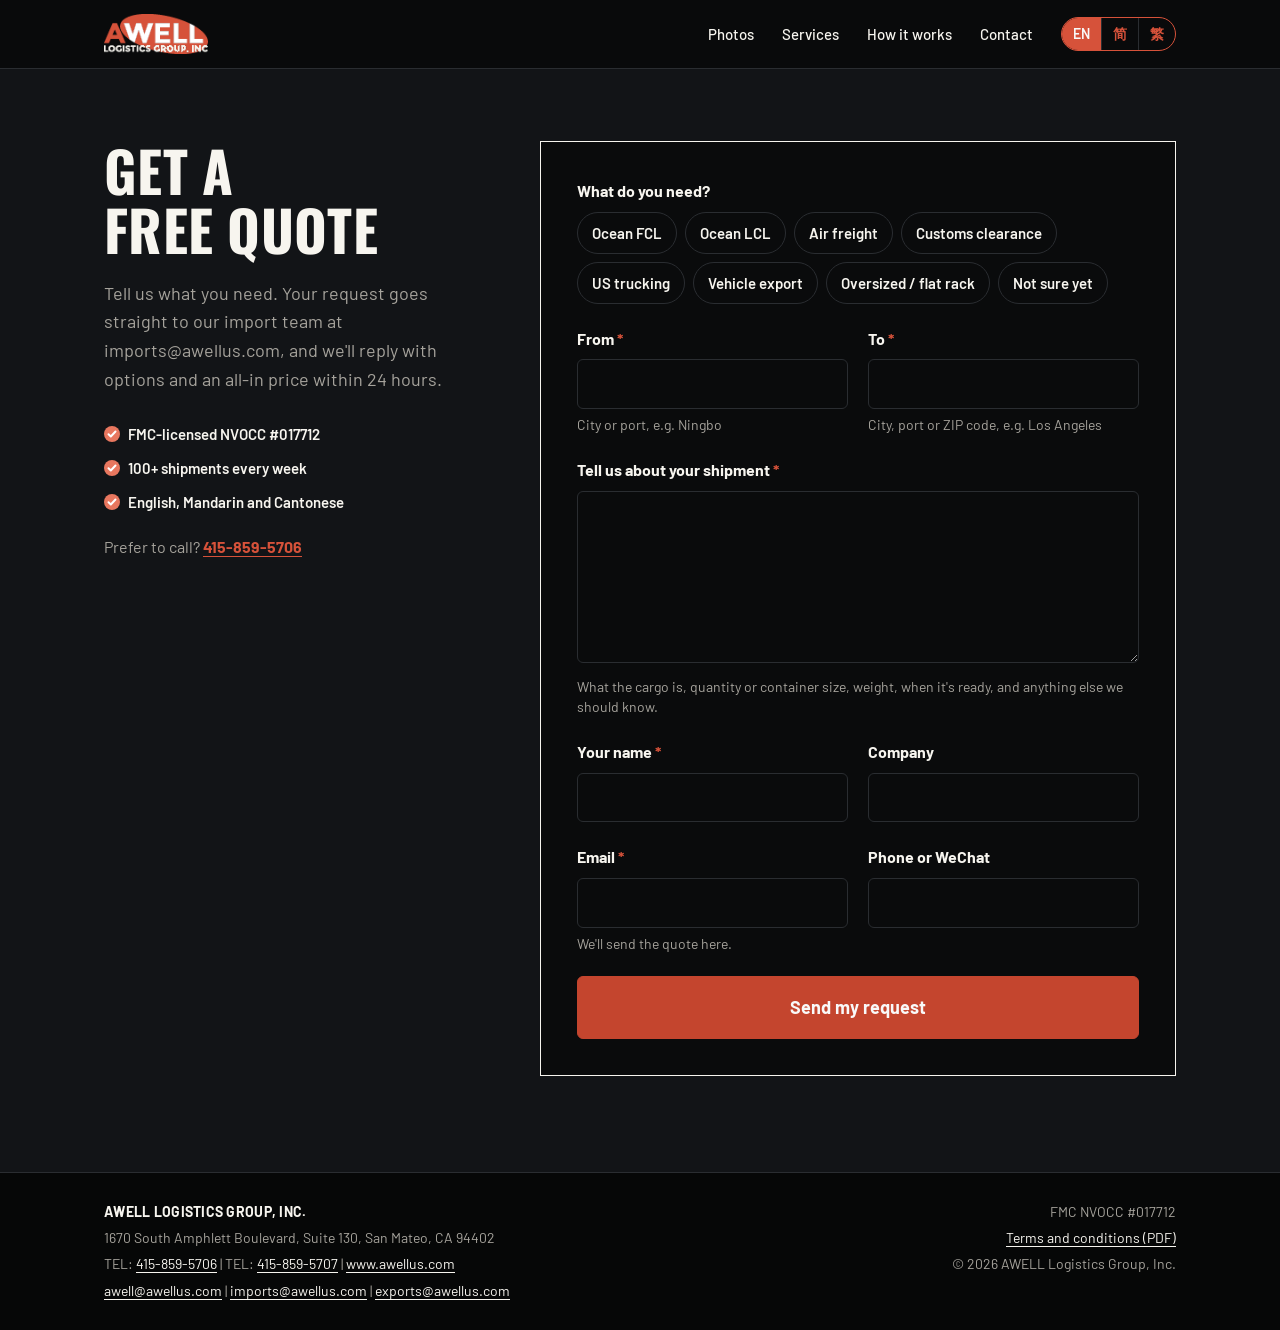
<file: v2/quote.html>
<!doctype html>
<html lang="en" data-lang="en">
<head>
  <meta charset="utf-8">
  <meta name="viewport" content="width=device-width, initial-scale=1">
  <title>Get a Free Quote | AWELL Logistics Group</title>
  <meta name="description" content="Tell AWELL Logistics Group what you're shipping and get an all-in quote for ocean, air, customs clearance and US trucking.">
  <link rel="icon" href="favicon.svg" type="image/svg+xml">
  <link rel="preconnect" href="https://fonts.googleapis.com">
  <link rel="preconnect" href="https://fonts.gstatic.com" crossorigin>
  <link href="https://fonts.googleapis.com/css2?family=Oswald:wght@500;700&family=Barlow+Condensed:wght@400;700&family=Barlow:wght@400;500;600;700&display=swap" rel="stylesheet">
  <link rel="stylesheet" href="styles.css">

  <!-- 语言判断：跟首页一模一样，改的话两页一起改 -->
  <script>
    (function () {
      var ok = { en: 1, zh: 1, zht: 1 };
      var lang = "en";
      try {
        var q = new URLSearchParams(location.search).get("lang");
        var saved = localStorage.getItem("awell-lang");
        var nav = (navigator.language || "").toLowerCase();
        if (ok[q]) lang = q;
        else if (ok[saved]) lang = saved;
        else if (/^zh-(hk|tw|mo)|hant/.test(nav)) lang = "zht";
        else if (nav.indexOf("zh") === 0) lang = "zh";
      } catch (e) {}
      var html = { en: "en", zh: "zh-CN", zht: "zh-Hant-HK" };
      document.documentElement.setAttribute("data-lang", lang);
      document.documentElement.setAttribute("lang", html[lang]);
    })();
  </script>
</head>
<body>

<header class="topbar">
  <div class="wrap topbar-inner">
    <a class="brand" href="index.html" aria-label="AWELL Logistics Group home">
      <img src="logo-light.png" alt="AWELL Logistics Group, Inc." width="117" height="45">
    </a>
    <nav class="nav" aria-label="Main">
      <a href="index.html#photos"><span class="en">Photos</span><span class="zh">实拍</span></a>
      <a href="index.html#services"><span class="en">Services</span><span class="zh">服务</span></a>
      <a href="index.html#how"><span class="en">How it works</span><span class="zh">合作流程</span></a>
      <a href="index.html#contact"><span class="en">Contact</span><span class="zh">联系我们</span></a>
      <div class="lang-switch" role="group" aria-label="Language">
        <button type="button" data-set-lang="en" lang="en">EN</button>
        <button type="button" data-set-lang="zh" lang="zh-CN" aria-label="简体中文">简</button>
        <button type="button" data-set-lang="zht" lang="zh-Hant" aria-label="繁體中文">繁</button>
      </div>
    </nav>
  </div>
</header>

<main id="top" class="quote-page">
  <div class="wrap quote-layout">

    <!-- 左边：说明 -->
    <aside class="quote-side">
      <h1>
        <span class="en">Get a free quote</span>
        <span class="zh">免费获取报价</span>
      </h1>
      <p class="en">Tell us what you need. Your request goes straight to our import team at imports@awellus.com, and we'll reply with options and an all-in price within 24 hours.</p>
      <p class="zh">告诉我们您的需求。表单会直接发送到我们进口团队的邮箱 imports@awellus.com，我们会在 24 小时内回复可选方案和全包价格。</p>
      <ul class="trust">
        <li><span class="en">FMC-licensed NVOCC #017712</span><span class="zh">FMC 注册 NVOCC #017712</span></li>
        <li><span class="en">100+ shipments every week</span><span class="zh">每周出运 100+ 票</span></li>
        <li><span class="en">English, Mandarin and Cantonese</span><span class="zh">英语、普通话、粤语专人服务</span></li>
      </ul>
      <p class="quote-alt">
        <span class="en">Prefer to call?</span><span class="zh">想直接打电话？</span>
        <a href="tel:+14158595706" data-copy="415-859-5706">415-859-5706</a>
      </p>
    </aside>

    <!-- 右边：表单
         提交方式：用 Web3Forms 免费服务，把表单内容发到 imports@awellus.com。
         设置在页面最下面的 WEB3FORMS_KEY。 -->
    <div class="quote-card">
      <form id="quoteForm" novalidate>

        <fieldset class="field">
          <legend><span class="en">What do you need?</span><span class="zh">需要什么服务？</span></legend>
          <div class="chips">
            <label><input type="checkbox" name="Service" value="Ocean FCL"><span><span class="en">Ocean FCL</span><span class="zh">海运整柜</span></span></label>
            <label><input type="checkbox" name="Service" value="Ocean LCL"><span><span class="en">Ocean LCL</span><span class="zh">海运拼箱</span></span></label>
            <label><input type="checkbox" name="Service" value="Air freight"><span><span class="en">Air freight</span><span class="zh">空运</span></span></label>
            <label><input type="checkbox" name="Service" value="Customs clearance"><span><span class="en">Customs clearance</span><span class="zh">清关</span></span></label>
            <label><input type="checkbox" name="Service" value="US trucking"><span><span class="en">US trucking</span><span class="zh">美国卡车派送</span></span></label>
            <label><input type="checkbox" name="Service" value="Vehicle export"><span><span class="en">Vehicle export</span><span class="zh">整车出口</span></span></label>
            <label><input type="checkbox" name="Service" value="Oversized / flat rack"><span><span class="en">Oversized / flat rack</span><span class="zh">超尺寸 / 框架箱</span></span></label>
            <label><input type="checkbox" name="Service" value="Not sure"><span><span class="en">Not sure yet</span><span class="zh">还不确定</span></span></label>
          </div>
        </fieldset>

        <div class="field-row">
          <div class="field">
            <label for="origin"><span class="en">From</span><span class="zh">起运地</span> <em>*</em></label>
            <input id="origin" name="From" type="text" required autocomplete="off">
            <small><span class="en">City or port, e.g. Ningbo</span><span class="zh">城市或港口，例如：宁波</span></small>
          </div>
          <div class="field">
            <label for="destination"><span class="en">To</span><span class="zh">目的地</span> <em>*</em></label>
            <input id="destination" name="To" type="text" required autocomplete="off">
            <small><span class="en">City, port or ZIP code, e.g. Los Angeles</span><span class="zh">城市、港口或邮编，例如：洛杉矶</span></small>
          </div>
        </div>

        <div class="field">
          <label for="details"><span class="en">Tell us about your shipment</span><span class="zh">请描述您的货物和需求</span> <em>*</em></label>
          <textarea id="details" name="Details" rows="6" required></textarea>
          <small><span class="en">What the cargo is, quantity or container size, weight, when it's ready, and anything else we should know.</span><span class="zh">货物品名、数量或柜型、重量、货好时间，以及其他需要我们注意的事项。</span></small>
        </div>

        <div class="field-row">
          <div class="field">
            <label for="name"><span class="en">Your name</span><span class="zh">您的姓名</span> <em>*</em></label>
            <input id="name" name="Name" type="text" required autocomplete="name">
          </div>
          <div class="field">
            <label for="company"><span class="en">Company</span><span class="zh">公司名称</span></label>
            <input id="company" name="Company" type="text" autocomplete="organization">
          </div>
        </div>

        <div class="field-row">
          <div class="field">
            <label for="email"><span class="en">Email</span><span class="zh">邮箱</span> <em>*</em></label>
            <input id="email" name="email" type="email" required autocomplete="email">
            <small><span class="en">We'll send the quote here.</span><span class="zh">报价会发到这个邮箱。</span></small>
          </div>
          <div class="field">
            <label for="phone"><span class="en">Phone or WeChat</span><span class="zh">电话或微信</span></label>
            <input id="phone" name="Phone / WeChat" type="text" autocomplete="tel">
          </div>
        </div>

        <!-- 防垃圾邮件：真人看不到这个框，机器人会填，填了就不会发送 -->
        <input type="text" name="_honey" class="honey" tabindex="-1" autocomplete="off" aria-hidden="true">

        <p class="form-error" id="formError" hidden>
          <span class="en">Please fill in the fields marked *.</span><span class="zh">请填写带 * 的必填项。</span>
        </p>
        <p class="form-error" id="sendError" hidden>
          <span class="en">We couldn't send your request. Please try again, or email it to</span><span class="zh">提交没有成功，请再试一次，或直接发邮件到</span>
          <a href="mailto:imports@awellus.com" data-copy="imports@awellus.com">imports@awellus.com</a>
          <small class="send-reason" id="sendReason"></small>
        </p>

        <button type="submit" class="btn btn-primary btn-big btn-submit" id="submitBtn">
          <span class="idle"><span class="en">Send my request</span><span class="zh">提交询价</span></span>
          <span class="busy"><span class="en">Sending…</span><span class="zh">正在发送…</span></span>
        </button>
      </form>

      <!-- 发送成功后显示 -->
      <div class="quote-done" id="quoteDone" hidden tabindex="-1">
        <h2><span class="en">Request sent</span><span class="zh">询价已提交</span></h2>
        <p class="en">Thanks. Our import team has your request and will reply to your email within 24 hours.</p>
        <p class="zh">谢谢！我们的进口团队已收到您的询价，会在 24 小时内回复到您的邮箱。</p>
        <a class="btn btn-quiet" href="index.html"><span class="en">Back to home</span><span class="zh">返回首页</span></a>
      </div>
    </div>

  </div>
</main>

<footer class="footer">
  <div class="wrap footer-inner">
    <div class="footer-info">
      <p class="footer-name">AWELL LOGISTICS GROUP, INC.</p>
      <p>1670 South Amphlett Boulevard, Suite 130, San Mateo, CA 94402</p>
      <p>
        <span class="en">TEL</span><span class="zh">电话</span>: <a href="tel:+14158595706">415-859-5706</a> |
        <span class="en">TEL</span><span class="zh">电话</span>: <a href="tel:+14158595707">415-859-5707</a> |
        <a href="https://www.awellus.com">www.awellus.com</a>
      </p>
      <p>
        <a href="mailto:awell@awellus.com">awell@awellus.com</a> |
        <a href="mailto:imports@awellus.com">imports@awellus.com</a> |
        <a href="mailto:exports@awellus.com">exports@awellus.com</a>
      </p>
    </div>
    <div class="footer-meta">
      <p>FMC NVOCC #017712</p>
      <p><a href="terms-and-conditions.pdf" target="_blank" rel="noopener"><span class="en">Terms and conditions (PDF)</span><span class="zh">服务条款（PDF）</span></a></p>
      <p>© <span id="year">2026</span> AWELL Logistics Group, Inc.</p>
    </div>
  </div>
</footer>

<div class="toast" id="toast" role="status" aria-live="polite"></div>

<script src="site.js"></script>
<script>
  // ===== 询价表单 =====
  // 用 Web3Forms 免费服务把表单内容发到 imports@awellus.com。
  // 密钥（access key）是在 web3forms.com 用 imports@awellus.com 申请的，
  // 收件邮箱就是申请时填的那个。要换邮箱，就用新邮箱重新申请一个密钥，替换下面这行。
  var WEB3FORMS_KEY = "259c9583-4e66-4cb3-9ebc-6764bc5d88cc";
  var FORM_ENDPOINT = "https://api.web3forms.com/submit";

  var form = document.getElementById("quoteForm");
  var btn = document.getElementById("submitBtn");
  var formError = document.getElementById("formError");
  var sendError = document.getElementById("sendError");
  var done = document.getElementById("quoteDone");
  var sendReason = document.getElementById("sendReason");

  form.addEventListener("submit", function (e) {
    e.preventDefault();               // 不跳转页面，用 JavaScript 在后台发送
    formError.hidden = true;
    sendError.hidden = true;

    // 1. 检查必填项，没填的标红，并把光标移到第一个
    var missing = Array.prototype.filter.call(form.querySelectorAll("[required]"), function (el) {
      var bad = !el.value.trim() || (el.type === "email" && !el.checkValidity());
      el.classList.toggle("invalid", bad);
      return bad;
    });
    if (missing.length) {
      formError.hidden = false;
      missing[0].focus();
      return;
    }

    // 2. 整理要发送的内容（多选的服务合并成一行）
    var data = {};
    new FormData(form).forEach(function (value, key) {
      data[key] = data[key] ? data[key] + ", " + value : value;
    });
    if (data._honey) return;          // 机器人填了隐藏框，直接忽略
    delete data._honey;
    data.access_key = WEB3FORMS_KEY;
    data.subject = "Quote request: " + data.From + " to " + data.To + " (" + data.Name + ")";
    data.from_name = "AWELL website";
    data.Language = document.documentElement.getAttribute("data-lang");
    // 表单里叫 email 的字段，Web3Forms 会自动设成回复地址，点“回复”就是回给客户

    // 3. 发送
    btn.disabled = true;
    btn.classList.add("is-busy");
    fetch(FORM_ENDPOINT, {
      method: "POST",
      headers: { "Content-Type": "application/json", "Accept": "application/json" },
      body: JSON.stringify(data)
    })
      .then(function (res) {
        return res.json().catch(function () { throw new Error("HTTP " + res.status); });
      })
      .then(function (json) {
        if (json.success) {
          form.hidden = true;
          done.hidden = false;
          done.focus();
        } else {
          throw new Error(json.message || "Unknown error");
        }
      })
      .catch(function (err) {
        // 把具体原因显示出来，方便排查
        sendReason.textContent = "Reason: " + (err && err.message ? err.message : err);
        sendError.hidden = false;
        console.error("Quote form error:", err);
      })
      .then(function () {
        btn.disabled = false;
        btn.classList.remove("is-busy");
      });
  });

  // 用户开始填写后，去掉红框
  form.addEventListener("input", function (e) {
    if (e.target.classList.contains("invalid") && e.target.value.trim()) e.target.classList.remove("invalid");
  });
</script>
</body>
</html>
</file>
<file: styles.css>
/* =========================================================
   AWELL Logistics Group — styles
   浅色主题：白底 + 近黑文字 + 蓝色点缀（和 logo 的蓝一致）
   颜色都集中在 :root 里，改品牌色只需要改这里
   （变量名沿用旧版：--blue 现在是“主点缀色”，--ink 是“主文字色”）
   ========================================================= */

:root {
  --ink:   #15171A;   /* 主文字：近黑 */
  --white: #FFFFFF;   /* 按钮上的白字 */
  --blue:  #1F5FAE;   /* 主点缀色：蓝 */
  --cyan:  #0CA6CF;   /* 浅一点的青蓝（logo 里的蓝）：空运航线、悬停 */
  --btn:   #174C8F;   /* 按钮底色（比点缀色深一点，白字更清楚） */
  --steel: #5B5F66;   /* 次要文字：中灰 */
  --line:  #E2E4E7;   /* 线条、格子边框 */
  --mist:  #F4F5F7;   /* 浅灰背景区块 */
  --paper: #FFFFFF;   /* 页面背景：白 */

  --font: "Barlow", "PingFang SC", "Hiragino Sans GB", "Microsoft YaHei",
          "Noto Sans CJK SC", "Noto Sans SC", system-ui, sans-serif;
  --display: "Oswald", "PingFang SC", "Microsoft YaHei", "Noto Sans CJK SC", Impact, system-ui, sans-serif;
  --ui: "Barlow Condensed", "PingFang SC", "Microsoft YaHei", "Noto Sans CJK SC", system-ui, sans-serif;

  --wrap: 1120px;
  --gutter: 24px;
}

* { box-sizing: border-box; }

html { scroll-behavior: smooth; -webkit-text-size-adjust: 100%; }

body {
  margin: 0;
  background: var(--paper);
  color: var(--ink);
  font-family: var(--font);
  font-size: 18px;
  line-height: 1.65;
  -webkit-font-smoothing: antialiased;
  -moz-osx-font-smoothing: grayscale;
}

/* 大标题统一用压缩粗体、全大写（跟首页一致） */
.section-title, .col-head h2, .page-title, .quote-side h1, .quote-done h2 {
  font-family: var(--display);
  text-transform: uppercase;
  letter-spacing: .005em;
  font-variation-settings: normal !important;
}

/* ---------- 语言切换 ----------
   en 显示 .en；zh 和 zht（繁体）都显示 .zh，繁体由程序自动转换 */
html[data-lang="en"] .zh { display: none !important; }
html[data-lang="zh"] .en,
html[data-lang="zht"] .en { display: none !important; }
html[data-lang="zh"] body,
html[data-lang="zht"] body { line-height: 1.75; }

/* 繁体转换完成前先隐藏页面，避免先闪一下简体（最多 0.3 秒左右） */
html[data-lang="zht"]:not(.lang-ready) main,
html[data-lang="zht"]:not(.lang-ready) header,
html[data-lang="zht"]:not(.lang-ready) footer { visibility: hidden; }

/* ---------- 通用 ---------- */
.wrap {
  max-width: var(--wrap);
  margin: 0 auto;
  padding: 0 var(--gutter);
}

a { color: var(--blue); text-underline-offset: 3px; }
a:hover { color: var(--ink); }

:focus-visible {
  outline: 3px solid var(--cyan);
  outline-offset: 3px;
  border-radius: 2px;
}

h1, h2, h3 { margin: 0; color: var(--ink); text-wrap: balance; }

section[id] { scroll-margin-top: 72px; }   /* 点菜单跳转时不被顶栏挡住 */

/* ---------- 顶栏 ---------- */
.topbar {
  position: sticky;
  top: 0;
  z-index: 10;
  background: rgba(255, 255, 255, 0.92);
  backdrop-filter: blur(6px);
  border-bottom: 1px solid var(--line);
}
.topbar-inner {
  display: flex;
  align-items: center;
  justify-content: space-between;
  min-height: 68px;
  gap: 16px;
}
.brand img { display: block; height: 40px; width: auto; }

.nav { display: flex; align-items: center; gap: 28px; }
.nav a {
  color: var(--ink);
  text-decoration: none;
  font-weight: 500;
  font-size: 16px;
}
.nav a:hover { color: var(--blue); }

.nav a.nav-cta {
  background: var(--btn);
  color: var(--paper);
  padding: 7px 16px;
  border-radius: 6px;
  font-weight: 600;
}
.nav a.nav-cta { color: var(--white); }
.nav a.nav-cta:hover { background: var(--blue); color: var(--white); }
/* 联系我们 + 免费报价：两个方块按钮，一样大，联系我们白底蓝框，免费报价蓝底白字 */
.nav-actions { display: inline-flex; gap: 10px; }
.nav a.nav-cta, .nav a.nav-contact {
  display: inline-flex; align-items: center; justify-content: center;
  min-height: 42px; padding: 0 18px; border-radius: 8px;
  font-weight: 700; font-size: 16px; white-space: nowrap;
}
.nav a.nav-contact { background: var(--paper); color: var(--btn); border: 2px solid var(--btn); }
.nav a.nav-contact:hover { background: #EEF4FB; color: var(--btn); }
.nav a.nav-cta { border: 2px solid var(--btn); }

.lang-switch {
  display: inline-flex;
  border: 1.5px solid var(--blue);
  border-radius: 999px;
  overflow: hidden;
}
.lang-switch button {
  font: inherit;
  font-size: 14px;
  font-weight: 600;
  color: var(--blue);
  background: none;
  border: 0;
  padding: 5px 11px;
  cursor: pointer;
}
.lang-switch button + button { border-left: 1px solid var(--line); }
.lang-switch button:hover { background: var(--mist); }
.lang-switch button[aria-pressed="true"] { background: var(--blue); color: var(--white); }

/* ---------- 信任条（询价页也用） ---------- */
.trust {
  list-style: none;
  margin: 28px 0 0;
  padding: 0;
  display: flex;
  flex-wrap: wrap;
  gap: 10px 28px;
  font-size: 15px;
  font-weight: 550;
}
.trust li { display: flex; align-items: center; gap: 8px; }
.trust li::before {
  content: "";
  width: 16px;
  height: 16px;
  flex: none;
  border-radius: 50%;
  background: var(--cyan) url("data:image/svg+xml,%3Csvg xmlns='http://www.w3.org/2000/svg' viewBox='0 0 16 16'%3E%3Cpath d='M4.5 8.3l2.3 2.2 4.7-5' fill='none' stroke='white' stroke-width='2' stroke-linecap='round' stroke-linejoin='round'/%3E%3C/svg%3E") center/16px no-repeat;
}
.actions {
  display: flex;
  flex-wrap: wrap;
  gap: 12px;
  margin-top: 36px;
}
.btn {
  display: inline-block;
  padding: 13px 24px;
  border-radius: 6px;
  font-weight: 600;
  font-size: 16px;
  text-decoration: none;
  border: 1.5px solid var(--blue);
}
.btn-primary { background: var(--btn); border-color: var(--btn); color: var(--white); }
.btn-primary:hover { background: var(--blue); border-color: var(--blue); color: var(--white); }
.btn-big { padding: 16px 30px; font-size: 17px; }
.btn-quiet { background: transparent; color: var(--blue); }
.btn-quiet:hover { background: transparent; color: var(--ink); border-color: var(--ink); }

/* ---------- 资质格子（提单样式） ---------- */
.docket { background: var(--mist); padding-bottom: 72px; }
.bl-grid {
  margin: 0;
  display: grid;
  grid-template-columns: repeat(4, 1fr);
  border: 1.5px solid var(--ink);
  background: var(--paper);
}
.bl-grid > div {
  padding: 14px 18px 18px;
  border-left: 1px solid var(--line);
}
.bl-grid > div:first-child { border-left: 0; }
.bl-grid dt {
  font-size: 14px;
  color: var(--steel);
  margin-bottom: 6px;
}
.bl-grid dd {
  margin: 0;
  font-size: 18px;
  font-weight: 650;
  font-variation-settings: "wdth" 90;
}

/* 大数字版本 */
.stats > div { display: flex; flex-direction: column-reverse; justify-content: flex-end; padding: 22px 22px 24px; }
.stats dd {
  font-family: var(--display);
  font-size: clamp(34px, 4vw, 50px);
  line-height: 1;
  font-weight: 780;
  font-variation-settings: "wdth" 75;
  color: var(--blue);
  letter-spacing: -0.01em;
}
.stats dt { margin: 10px 0 0; font-size: 16px; color: var(--ink); }
.footnote { margin: 12px 0 0; font-size: 14px; color: var(--steel); }

/* ---------- 内容区块 ---------- */
.section { padding: 96px 0; }
.section-tint { background: var(--mist); }

.two-col {
  display: grid;
  grid-template-columns: minmax(0, 4fr) minmax(0, 7fr);
  gap: 48px 72px;
}
.col-head h2 {
  font-size: clamp(28px, 3.4vw, 40px);
  line-height: 1.1;
  font-weight: 720;
  font-variation-settings: "wdth" 82;
}
.col-head p {
  margin: 16px 0 0;
  color: var(--steel);
  max-width: 34ch;
}

/* 服务列表 */
.services {
  list-style: none;
  margin: 0;
  padding: 0;
  display: grid;
  grid-template-columns: 1fr 1fr;
  column-gap: 40px;
}
.services li {
  padding: 22px 0 24px;
  border-top: 1.5px solid var(--ink);
}
.services h3 {
  font-size: 19px;
  font-weight: 680;
  margin-bottom: 6px;
}
.services p { margin: 0; color: var(--steel); font-size: 17px; }

/* 痛点 */
.pains { list-style: none; margin: 0; padding: 0; }
.pains li {
  display: grid;
  grid-template-columns: minmax(0, 1fr) minmax(0, 1fr);
  gap: 8px 32px;
  padding: 24px 0;
  border-top: 1px solid var(--line);
}
.pains li:last-child { border-bottom: 1px solid var(--line); }
.pains p { margin: 0; }
.pain { color: var(--steel); font-style: italic; font-size: 17px; }
html[data-lang="zh"] .pain,
html[data-lang="zht"] .pain { font-style: normal; }
.fix { font-weight: 600; font-size: 17px; padding-left: 26px; position: relative; }
.fix::before {
  content: "";
  position: absolute;
  left: 0;
  top: 5px;
  width: 16px;
  height: 16px;
  border-radius: 50%;
  background: var(--blue) url("data:image/svg+xml,%3Csvg xmlns='http://www.w3.org/2000/svg' viewBox='0 0 16 16'%3E%3Cpath d='M4.5 8.3l2.3 2.2 4.7-5' fill='none' stroke='white' stroke-width='2' stroke-linecap='round' stroke-linejoin='round'/%3E%3C/svg%3E") center/16px no-repeat;
}

/* 流程 */
.section-title {
  font-size: clamp(28px, 3.4vw, 40px);
  line-height: 1.1;
  font-weight: 720;
  font-variation-settings: "wdth" 82;
  margin-bottom: 40px;
}
.steps {
  list-style: none;
  margin: 0;
  padding: 0;
  display: grid;
  grid-template-columns: repeat(4, 1fr);
  gap: 32px;
  counter-reset: step;
}
.steps li { counter-increment: step; border-top: 3px solid var(--blue); padding-top: 18px; }
.steps li::before {
  content: counter(step);
  display: block;
  font-size: 44px;
  line-height: 1;
  font-weight: 780;
  font-variation-settings: "wdth" 75;
  color: var(--cyan);
  margin-bottom: 12px;
}
.steps h3 { font-size: 19px; font-weight: 680; margin-bottom: 6px; }
.steps p { margin: 0; color: var(--steel); font-size: 17px; }

/* 实拍照片 */
.section-sub { margin: -24px 0 40px; color: var(--steel); max-width: 60ch; font-size: 18px; }
.gallery-head { font-size: 19px; font-weight: 680; margin: 0 0 16px; }
.gallery {
  display: grid;
  grid-template-columns: repeat(4, 1fr);
  gap: 10px;
  margin-bottom: 48px;
}
.gallery:last-child { margin-bottom: 0; }
.gallery-feature { grid-template-columns: repeat(4, 1fr); }
.gallery-feature figure:nth-child(1),
.gallery-feature figure:nth-child(2) { grid-column: span 2; }
.gallery figure { margin: 0; }
.zoom {
  display: block;
  width: 100%;
  padding: 0;
  border: 0;
  background: var(--mist);
  cursor: zoom-in;
  aspect-ratio: 4 / 3;
  overflow: hidden;
  border-radius: 4px;
}
.zoom img { width: 100%; height: 100%; object-fit: cover; display: block; }

.lightbox {
  padding: 0;
  border: 0;
  background: transparent;
  max-width: min(94vw, 1400px);
  max-height: 92vh;
}
.lightbox::backdrop { background: rgba(5, 6, 7, 0.92); }
.lightbox img { display: block; max-width: 100%; max-height: 92vh; border-radius: 4px; }
.lightbox-close-old {
  position: absolute;
  top: 10px;
  right: 10px;
  width: 40px;
  height: 40px;
  border-radius: 50%;
  border: 0;
  background: rgba(20, 22, 25, 0.9);
  color: var(--ink);
  font-size: 26px;
  line-height: 1;
  cursor: pointer;
}

/* 深色联系区 */
.section-ink { background: var(--mist); border-top: 1px solid var(--line); }
.section-ink .col-head p { margin-bottom: 28px; }
.section-ink a { color: var(--blue); }
.section-ink a:hover { color: var(--ink); }
.btn-light { background: var(--btn); color: var(--white) !important; border-color: var(--btn); }
.btn-light:hover { background: var(--blue); border-color: var(--blue); }

/* 关于我们 */
.prose p { margin: 0 0 18px; max-width: 62ch; font-size: 18px; }
.prose p:last-child { margin-bottom: 0; }

/* 联系方式 */
.contact { margin: 0; }
.contact > div {
  display: grid;
  grid-template-columns: 140px 1fr auto;
  align-items: start;
  gap: 16px;
  padding: 18px 0;
  border-top: 1px solid var(--line);
}
.contact > div:last-child { border-bottom: 1px solid var(--line); }
.contact dt { color: var(--steel); font-size: 16px; padding-top: 2px; }
.contact dd { margin: 0; font-size: 18px; }
.contact dd > a { font-weight: 600; }
.small-link { font-size: 15px; display: inline-block; margin-top: 6px; }

/* 复制按钮 */
.copy {
  font: inherit;
  font-size: 14px;
  font-weight: 600;
  color: var(--blue);
  background: transparent;
  border: 1px solid var(--line);
  border-radius: 6px;
  padding: 4px 12px;
  cursor: pointer;
}
.copy:hover { background: var(--blue); color: var(--white); border-color: var(--blue); }

/* “已复制”提示 */
.toast {
  position: fixed;
  left: 50%;
  bottom: 28px;
  z-index: 50;
  transform: translate(-50%, 16px);
  width: max-content;              /* 按内容宽度显示，不要被挤成两行 */
  max-width: calc(100vw - 32px);
  padding: 12px 20px;
  border-radius: 8px;
  background: var(--paper);
  color: var(--ink);
  font-size: 15px;
  font-weight: 600;
  box-shadow: 0 8px 28px rgba(0, 0, 0, 0.16);
  border: 1px solid var(--line);
  border-left: 4px solid var(--cyan);
  opacity: 0;
  pointer-events: none;
  transition: opacity .2s, transform .2s;
  overflow-wrap: anywhere;
}
.toast.show { opacity: 1; transform: translate(-50%, 0); }

/* ---------- 页脚 ---------- */
.footer {
  background: var(--mist);
  border-top: 1px solid var(--line);
  color: var(--steel);
  font-size: 15px;
}
.footer-inner {
  display: flex;
  justify-content: space-between;
  flex-wrap: wrap;
  gap: 8px 24px;
  padding-top: 28px;
  padding-bottom: 28px;
}
.footer p { margin: 0; }
.footer-info p + p, .footer-meta p + p { margin-top: 4px; }
.footer-name { color: var(--ink); font-weight: 700; letter-spacing: 0.02em; }
.footer-meta { text-align: right; }
.footer a { color: var(--ink); }

/* ---------- 手机和平板 ---------- */
@media (max-width: 900px) {
  .two-col { grid-template-columns: 1fr; gap: 28px; }
  .bl-grid { grid-template-columns: 1fr 1fr; }
  .bl-grid > div:nth-child(3) { border-left: 0; }
  .bl-grid > div:nth-child(n+3) { border-top: 1px solid var(--line); }
  .section { padding: 72px 0; }
  .steps { grid-template-columns: 1fr 1fr; }
  .pains li { grid-template-columns: 1fr; }
  .nav > a { display: none; }   /* 小屏只留“联系我们”“免费报价”两个按钮和语言切换 */
  .gallery, .gallery-feature { grid-template-columns: 1fr 1fr; }
}

@media (max-width: 600px) {
  :root { --gutter: 16px; }
  body { font-size: 17px; }
  .nav { gap: 14px; }
  /* 手机：logo 和语言切换在第一行，两个按钮占满第二行，一眼就能看到 */
  .topbar-inner { flex-wrap: wrap; row-gap: 8px; padding-top: 8px; padding-bottom: 10px; min-height: 0; }
  .nav { display: contents; }
  .lang-switch { margin-left: auto; }
  .nav-actions { order: 3; width: 100%; display: grid; grid-template-columns: 1fr 1fr; gap: 10px; }
  .network { padding-top: calc(112px + clamp(8px, 2vh, 24px)); }   /* 手机顶栏变高了，地图标题往下让一点 */
  section[id] { scroll-margin-top: 116px; }
  .nav a.nav-cta, .nav a.nav-contact { min-height: 44px; font-size: 16px; }
  .lang-switch button { padding: 5px 9px; }
  .services { grid-template-columns: 1fr; }
  .bl-grid { grid-template-columns: 1fr; }
  .bl-grid > div { border-left: 0 !important; }
  .bl-grid > div + div { border-top: 1px solid var(--line); }
  .contact > div { grid-template-columns: 1fr auto; gap: 2px 12px; }
  .contact dt { grid-column: 1 / -1; }
  .footer-meta { text-align: left; }
  .steps { grid-template-columns: 1fr; gap: 24px; }
  .gallery { gap: 6px; }
  .section-sub { margin-top: -20px; font-size: 16px; }
  .btn-big { width: 100%; text-align: center; }
  .stats > div { padding: 16px 18px 18px; }
  .brand img { height: 34px; }
  .docket { padding-bottom: 48px; }
}

/* 用户系统设置了“减少动画”时，直接显示航线，不播放动画 */
@media (prefers-reduced-motion: reduce) {
  html { scroll-behavior: auto; }
  .toast { transition: none; }
}

/* =========================================================
   询价页 quote.html
   ========================================================= */
.quote-page { background: var(--mist); padding: 72px 0 96px; }
.quote-layout {
  display: grid;
  grid-template-columns: minmax(0, 4fr) minmax(0, 7fr);
  gap: 48px 72px;
  align-items: start;
}
.quote-side h1 {
  font-size: clamp(36px, 4.6vw, 56px);
  line-height: 1.05;
  font-weight: 760;
  font-variation-settings: "wdth" 78;
}
.quote-side > p { margin: 20px 0 0; color: var(--steel); font-size: 18px; max-width: 40ch; }
.quote-side .trust { flex-direction: column; }
.quote-alt { font-size: 16px !important; }
.quote-alt a { font-weight: 650; }

.quote-card {
  background: var(--paper);
  border: 1.5px solid var(--ink);
  padding: 36px;
}

.field { margin: 0 0 22px; padding: 0; border: 0; min-width: 0; }
.field-row { display: grid; grid-template-columns: 1fr 1fr; gap: 0 20px; }
.field > label, .field > legend {
  display: block;
  font-weight: 650;
  font-size: 16px;
  margin-bottom: 8px;
  padding: 0;
}
.field em { color: var(--blue); font-style: normal; }
.field small { display: block; margin-top: 6px; color: var(--steel); font-size: 15px; line-height: 1.45; }

.field input[type="text"],
.field input[type="email"],
.field textarea {
  width: 100%;
  font: inherit;
  font-size: 16px;            /* 16px 以上手机点击输入框时不会自动放大页面 */
  color: var(--ink);
  background: var(--paper);
  border: 1.5px solid var(--line);
  border-radius: 6px;
  padding: 11px 13px;
}
.field textarea { resize: vertical; min-height: 140px; line-height: 1.55; }
.field input:focus, .field textarea:focus { outline: none; border-color: var(--blue); box-shadow: 0 0 0 3px rgba(31, 95, 174, 0.22); }
.field .invalid { border-color: #D93025 !important; }

/* 服务多选：做成可以点的小标签 */
.chips { display: flex; flex-wrap: wrap; gap: 8px; }
.chips label { position: relative; cursor: pointer; }
.chips input { position: absolute; opacity: 0; width: 1px; height: 1px; }
.chips label > span {
  display: inline-block;
  padding: 8px 14px;
  border: 1.5px solid var(--line);
  border-radius: 999px;
  font-size: 15px;
  font-weight: 550;
  background: var(--paper);
}
.chips label:hover > span { border-color: var(--blue); }
.chips input:checked + span { background: var(--btn); border-color: var(--btn); color: var(--white); }
.chips input:focus-visible + span { outline: 3px solid var(--cyan); outline-offset: 2px; }

.honey { position: absolute; left: -9999px; width: 1px; height: 1px; opacity: 0; }

.form-error { margin: 0 0 16px; color: #B3261E; font-weight: 600; font-size: 15px; }
.btn-submit { width: 100%; cursor: pointer; font: inherit; font-weight: 650; font-size: 18px; }
.btn-submit .busy { display: none; }
.btn-submit.is-busy .idle { display: none; }
.btn-submit.is-busy .busy { display: inline; }
.btn-submit:disabled { opacity: 0.7; cursor: wait; }

.quote-done { padding: 24px 0; outline: none; }
.quote-done h2 { font-size: 32px; font-weight: 720; font-variation-settings: "wdth" 82; margin-bottom: 12px; }
.quote-done h2::before {
  content: "";
  display: block;
  width: 44px;
  height: 44px;
  margin-bottom: 18px;
  border-radius: 50%;
  background: var(--cyan) url("data:image/svg+xml,%3Csvg xmlns='http://www.w3.org/2000/svg' viewBox='0 0 16 16'%3E%3Cpath d='M4.5 8.3l2.3 2.2 4.7-5' fill='none' stroke='white' stroke-width='2' stroke-linecap='round' stroke-linejoin='round'/%3E%3C/svg%3E") center/44px no-repeat;
}
.quote-done p { color: var(--steel); font-size: 18px; margin: 0 0 24px; max-width: 46ch; }

@media (max-width: 900px) {
  .quote-layout { grid-template-columns: 1fr; gap: 32px; }
  .quote-page { padding: 48px 0 72px; }
}
@media (max-width: 600px) {
  .quote-card { padding: 22px 16px; border-left: 0; border-right: 0; margin: 0 -16px; }
  .field-row { grid-template-columns: 1fr; }
}
/* 询价页内容少时，页脚也贴在最底部 */
body:has(.quote-page) { min-height: 100vh; display: flex; flex-direction: column; }
body:has(.quote-page) .quote-page { flex: 1; }

.send-reason { display: block; margin-top: 6px; font-weight: 500; font-size: 13px; color: var(--steel); overflow-wrap: anywhere; }
.form-note { margin: 0 0 16px; padding: 12px 14px; border-left: 4px solid var(--cyan); background: var(--mist); font-size: 15px; font-weight: 550; }

/* =========================================================
   照片放大：左右切换（首页和相册页共用）
   ========================================================= */
.lightbox { overflow: visible; }
.lb-btn {
  position: absolute;
  border: 0;
  border-radius: 50%;
  background: rgba(20, 22, 25, 0.9);
  color: var(--ink);
  cursor: pointer;
  line-height: 1;
}
.lb-close { top: 10px; right: 10px; width: 40px; height: 40px; font-size: 26px; }
.lb-prev, .lb-next { top: 50%; transform: translateY(-50%); width: 48px; height: 48px; font-size: 32px; padding-bottom: 4px; }
.lb-prev { left: 10px; }
.lb-next { right: 10px; }
.lb-btn:hover { background: var(--btn); }
.lb-count {
  position: absolute;
  left: 50%;
  bottom: 10px;
  transform: translateX(-50%);
  margin: 0;
  padding: 3px 12px;
  border-radius: 999px;
  background: rgba(5, 6, 7, 0.75);
  color: var(--paper);
  font-size: 14px;
  font-weight: 600;
}

/* 首页照片区：标题右边的“查看全部” */
.section-head-row {
  display: flex;
  justify-content: space-between;
  align-items: flex-end;
  gap: 16px 32px;
  flex-wrap: wrap;
  margin-bottom: 40px;
}
.section-head-row .section-title { margin-bottom: 0; }
.section-head-row + .section-sub { margin-top: 0; }
.see-all { flex: none; padding: 10px 20px; }

/* =========================================================
   相册页 photos.html
   ========================================================= */
.gallery-page { padding: 56px 0 96px; }
.crumb { margin: 0 0 18px; font-size: 15px; color: var(--steel); }
.crumb a { color: var(--steel); }
.page-title {
  font-size: clamp(34px, 4.6vw, 56px);
  line-height: 1.05;
  font-weight: 760;
  font-variation-settings: "wdth" 78;
  margin-bottom: 18px;
}
.gallery-page .section-sub { margin: 0 0 28px; }
.filters { display: flex; flex-wrap: wrap; gap: 8px; margin-bottom: 24px; }
.filters button {
  font: inherit;
  font-size: 15px;
  font-weight: 600;
  padding: 8px 16px;
  border: 1.5px solid var(--line);
  border-radius: 999px;
  background: var(--paper);
  color: var(--ink);
  cursor: pointer;
}
.filters button b { font-weight: 600; color: var(--steel); margin-left: 4px; }
.filters button:hover { border-color: var(--blue); }
.filters button[aria-pressed="true"] { background: var(--btn); border-color: var(--btn); color: var(--white); }
.filters button[aria-pressed="true"] b { color: #C9DDF5; }
.gallery-all { grid-template-columns: repeat(4, 1fr); margin-bottom: 0; }
.gallery-all figure[hidden] { display: none; }
.gallery-cta {
  margin-top: 56px;
  padding-top: 32px;
  border-top: 1.5px solid var(--ink);
  display: flex;
  align-items: center;
  justify-content: space-between;
  flex-wrap: wrap;
  gap: 16px;
}
.gallery-cta p { margin: 0; font-size: 22px; font-weight: 680; }

@media (max-width: 900px) {
  .gallery-all { grid-template-columns: repeat(3, 1fr); }
}
@media (max-width: 600px) {
  .gallery-all { grid-template-columns: 1fr 1fr; }
  .see-all { width: 100%; text-align: center; }
  .lb-prev, .lb-next { width: 40px; height: 40px; font-size: 26px; }
  .gallery-page { padding-top: 36px; }
}

/* =========================================================
   首页第一屏（Hero）
   1280×800 的“舞台”按屏幕大小等比缩放，所有文字都在舞台里精确定位；
   竖屏平板和手机改成网格排版。入场动画只播一次，之后完全静止。
   ========================================================= */
.has-hero .topbar { position: fixed; left: 0; right: 0; top: 0; background: transparent; border-bottom-color: transparent; backdrop-filter: none; transition: background-color .3s, border-color .3s; }
.has-hero .topbar.is-solid { background: rgba(255, 255, 255, 0.92); border-bottom-color: var(--line); backdrop-filter: blur(6px); }

.hero-frame {
  position: relative;
  height: 100vh; height: 100dvh;
  min-height: 520px;
  overflow: hidden;
  background: #F4F5F7;
  --s: min((100vh - 56px) / 800, 100vw / 716);   /* 减 56px：给顶栏留位置，矮屏幕上标题不会顶到菜单 */
  --cover: max(100vw / 1280, 100vh / 800);
}
@supports (height: 100dvh) { .hero-frame { --s: min((100dvh - 56px) / 800, 100vw / 716); } }

/* 背景视频（index.html 里的 <video class="bg">） */
.hero-frame .bg {
  position: absolute; inset: 0; width: 100%; height: 100%;
  object-fit: cover; object-position: 50% 55%; background: #F4F5F7;
}
.hero-frame .bg-placeholder {
  background:
    radial-gradient(ellipse 70% 55% at 50% 108%, rgba(12, 166, 207, .10), rgba(12, 166, 207, 0) 70%),
    radial-gradient(ellipse 90% 70% at 50% 40%, #FFFFFF 0%, #F6F7F8 55%, #EDEFF1 100%);
}
.hero-frame .tint {
  position: absolute; inset: 0; pointer-events: none;
  /* 一层很淡的白色：顶栏下面和标题后面亮一点，看字更清楚 */
  background:
    radial-gradient(ellipse 40% 22% at 50% 42%, rgba(255,255,255,.55), rgba(255,255,255,0) 72%),
    linear-gradient(to bottom, rgba(255,255,255,.6) 0%, rgba(255,255,255,0) 15%);
}
/* 底部先“毛玻璃”模糊，越往下越糊…… */
.hero-frame .tint::before {
  content: ""; position: absolute; left: 0; right: 0; bottom: 0; height: 20%;
  -webkit-backdrop-filter: blur(10px); backdrop-filter: blur(10px);
  -webkit-mask-image: linear-gradient(to bottom, transparent, #000 70%); mask-image: linear-gradient(to bottom, transparent, #000 70%);
}
/* ……再盖一层渐变成纯白，最底下和第二屏的白色完全接上，看不出视频的边 */
.hero-frame .tint::after {
  content: ""; position: absolute; left: 0; right: 0; bottom: 0; height: 22%;
  background: linear-gradient(to bottom, rgba(255,255,255,0) 0%, rgba(255,255,255,.75) 55%, #fff 92%);
}
.hero-frame .stage {
  position: absolute; left: 50%; top: calc(50% + 28px);
  width: 1280px; height: 800px;
  margin: -400px 0 0 -640px;
  transform: scale(var(--s)); transform-origin: 50% 50%;
  font-kerning: none; font-variant-ligatures: none; text-rendering: geometricPrecision;
}

.hero-frame .eyebrow { text-shadow: 0 0 12px rgba(255,255,255,.95);
  position: absolute; left: 0; top: 206px; width: 1280px; margin: 0;
  font: 700 13px/13px var(--ui); word-spacing: .6px; text-align: center; text-transform: uppercase;
  color: var(--steel);
  letter-spacing: 3.2px; text-indent: 3.2px;
}
.hero-frame .eyebrow > span { position: relative; display: block; left: -.9px; }

.hero-frame .headline {
  position: absolute; left: 0; top: 0; width: 1280px; margin: 0;
  font: 700 61.74px/61.74px var(--display); word-spacing: 2.691px; text-align: center; text-transform: uppercase;
  color: var(--ink);
  text-shadow: 0 0 26px rgba(255,255,255,.9), 0 0 3px rgba(255,255,255,.7);   /* 白色光晕：压在天空和飞机上也看得清 */
}
.hero-frame .headline .hl { position: absolute; left: 0; width: 1280px; display: block; white-space: nowrap; }
/* 电脑上标题排成两行，放在飞机和船中间那条空白天空里（视频最后一帧飞机在上方、船在下方）：
   第一行 = hl1 + hl2，第二行 = hl3 + hl4；每行左半句靠右、右半句靠左，拼在中线两边 */
@media (min-width: 610px) and (min-aspect-ratio: 1001/1000) {
  .hero-frame .headline .hl1, .hero-frame .headline .hl3 { width: 640px; left: 0; text-align: right; padding-right: .14em; }
  .hero-frame .headline .hl2, .hero-frame .headline .hl4 { width: 640px; left: 640px; text-align: left; padding-left: .14em; }
  .hero-frame .headline .hl1, .hero-frame .headline .hl2 { top: 234px; }
  .hero-frame .headline .hl3, .hero-frame .headline .hl4 { top: 302px; }
}
/* 中文：汉字比英文字母高，字号缩小一点，免得上下行碰在一起 */
html[data-lang="zh"] .hero-frame .headline, html[data-lang="zht"] .hero-frame .headline { font-size: 56px; }
html[data-lang="zh"] .hero-frame .headline .hl, html[data-lang="zht"] .hero-frame .headline .hl { letter-spacing: .06em; margin-top: 6px; }

.hero-frame .scroll-cue { display: none; text-shadow: 0 0 10px #fff;
  position: absolute; left: 0; right: 0; width: max-content; margin: 0 auto; bottom: max(20px, env(safe-area-inset-bottom));
  font: 700 13px/1 var(--ui); letter-spacing: .3em; text-transform: uppercase; color: var(--steel);
  text-decoration: none; padding: 8px 4px 8px 8px;
}
.hero-frame .scroll-cue:hover { color: var(--ink); }

/* 入场动画：每次翻到首屏播一次，之后静止（重播的逻辑在 network.js） */
@media (prefers-reduced-motion: no-preference) {
  /* 字最先出来，整套 1 秒左右就完成 */
  .hero-frame .eyebrow { text-shadow: 0 0 12px rgba(255,255,255,.95); animation: riseIn .45s cubic-bezier(.33,.9,.35,1) 0s both; }
  .hero-frame .headline .hl { animation: lineIn .6s cubic-bezier(.16,1,.3,1) both; }
  .hero-frame .hl1 { animation-delay: .05s; }
  .hero-frame .hl2 { animation-delay: .11s; }
  .hero-frame .hl3 { animation-delay: .17s; }
  .hero-frame .hl4 { animation-delay: .23s; }
  .hero-points .f-left { animation: blockInL .55s cubic-bezier(.16,1,.3,1) .35s both; }
  .hero-points .f-right { animation: blockInR .55s cubic-bezier(.16,1,.3,1) .42s both; }
  .hero-points .f-team { animation: blockInR .55s cubic-bezier(.16,1,.3,1) .49s both; }
  .hero-frame .scroll-cue { display: none; text-shadow: 0 0 10px #fff; animation: riseIn .5s ease .9s both; }
}
.hero-frame.is-out * { animation: none !important; }   /* 首屏离开时复位动画，回来时重新播 */
@keyframes riseIn { from { opacity: 0; transform: translateY(6px); } to { opacity: 1; transform: none; } }
@keyframes lineIn {
  0%   { opacity: 0; transform: translateY(.26em); clip-path: inset(100% -30% 0% -30%); }
  35%  { opacity: 1; }
  90%  { clip-path: inset(0% -30% -100% -30%); }
  100% { opacity: 1; transform: none; clip-path: inset(-80% -30% -100% -30%); }
}
@keyframes blockInL { from { opacity: 0; transform: translate(-12px, 8px); } to { opacity: 1; transform: none; } }
@keyframes blockInR { from { opacity: 0; transform: translate(12px, 8px); } to { opacity: 1; transform: none; } }

/* ---------- 竖屏平板：网格排版，左右两块仍然沿中线对称 ---------- */
@media (min-width: 610px) and (max-aspect-ratio: 1/1) {
  .hero-frame {
    --u: min(100vw / 768, 100vh / 1024);
    --rail: clamp(120px, calc(var(--cover) * 219), 26vw);
  }
  .hero-frame .stage {
    inset: 0; left: 0; top: 0; width: auto; height: auto; margin: 0; transform: none;
    display: grid;
    grid-template-columns: 1fr var(--rail) 1fr;
    grid-template-rows: auto auto 1fr auto auto minmax(0, .38fr);
    padding: calc(46 * var(--u) + 64px) clamp(24px, 5.2vw, 72px) calc(24 * var(--u) + 40px);
  }
  .hero-frame .eyebrow, .hero-frame .headline { position: static; }
  .hero-frame .eyebrow { text-shadow: 0 0 12px rgba(255,255,255,.95); grid-area: 1 / 1 / 2 / -1; width: auto; font-size: calc(11 * var(--u)); line-height: 1; letter-spacing: .304em; text-indent: .304em; word-spacing: .07em; margin-bottom: calc(20 * var(--u)); }
  .hero-frame .headline { grid-area: 2 / 1 / 3 / -1; width: auto; font-size: calc(84 * var(--u)); line-height: 1.06; word-spacing: .0436em; }
  .hero-frame .headline .hl { position: static; width: auto; letter-spacing: -.012em; text-indent: 0; }
}

/* ---------- 手机 ---------- */
@media (max-width: 609px) {
  .hero-frame { --u: min(100vw / 390, 100vh / 780); }
  @supports (height: 100dvh) { .hero-frame { --u: min(100vw / 390, 100dvh / 780); } }
  .hero-frame .stage {
    inset: 0; left: 0; top: 0; width: auto; height: auto; margin: 0; transform: none;
    display: grid;
    grid-template-columns: 100%;
    grid-template-rows: auto auto 1fr auto auto auto minmax(0, .3fr);
    padding: calc(20 * var(--u) + 118px) max(calc(22 * var(--u)), env(safe-area-inset-right))   /* 118px：手机顶栏两行（logo + 两个按钮）的高度 */ max(calc(32 * var(--u) + 28px), env(safe-area-inset-bottom)) max(calc(22 * var(--u)), env(safe-area-inset-left));
  }
  .hero-frame .eyebrow, .hero-frame .headline { position: static; }
  .hero-frame .eyebrow { text-shadow: 0 0 12px rgba(255,255,255,.95); grid-row: 1; width: auto; font-size: clamp(8px, calc(9.5 * var(--u)), 11px); line-height: 1; letter-spacing: .304em; text-indent: .304em; margin-bottom: calc(16 * var(--u)); }
  .hero-frame .headline { grid-row: 2; width: auto; font-size: clamp(26px, min(11.6vw, calc(52 * var(--u))), 64px); line-height: 1.06; }
  .hero-frame .headline .hl { position: static; width: auto; letter-spacing: -.012em; text-indent: 0; }
  .hero-frame .scroll-cue { display: none; text-shadow: 0 0 10px #fff; display: none; }
}

/* =========================================================
   第二屏：亚洲 → 美国 的物流网络（点阵地图）
   滚动到这里时依次出现：文字 → 地图 → 城市点 → 航线 → 圆形图标 → 说明
   播放逻辑在 network.js（给 section 加上 .is-in）
   ========================================================= */
.network {
  position: relative; overflow: hidden; background: var(--paper);
  /* 正好一屏高：上面留出顶栏的位置，地图自动缩放填满中间 */
  height: 100vh; height: 100svh; min-height: 560px;
  padding: calc(72px + clamp(12px, 4vh, 48px)) 0 clamp(20px, 5vh, 56px);
  display: flex;
}
.network[id] { scroll-margin-top: 0; }   /* 整屏对齐，不用给顶栏留边 */
.net-layout {
  flex: 1; min-height: 0;
  display: grid; grid-template-columns: minmax(0, 5fr) minmax(0, 7fr);
  grid-template-rows: auto minmax(0, 1fr) auto;
  gap: clamp(12px, 2.5vh, 24px) 48px; align-items: end;
}
.net-title {
  grid-column: 1 / -1;
  margin: 0;
  font-family: var(--display); font-weight: 700; text-transform: uppercase;
  font-size: clamp(32px, min(5.4vw, 7.6vh), 68px); line-height: .98; letter-spacing: -.005em;
}
.net-title .ln { display: block; }
.net-title .ln2 { padding-left: 1.6em; color: var(--blue); }
.net-title .ln3 { padding-left: .55em; }
.net-map { grid-column: 1 / -1; position: relative; align-self: stretch; min-height: 0; }
.net-map svg { position: absolute; inset: 0; width: 100%; height: 100%; overflow: visible; }   /* 按剩下的空间缩放，比例不变 */
.net-dots { fill: none; stroke: rgba(21, 23, 26, .16); stroke-width: 3.4; stroke-linecap: round; }
.net-route { fill: none; stroke: var(--blue); stroke-width: 1.4; stroke-dasharray: 1; stroke-dashoffset: 0; }
.net-route.r-air { stroke: var(--cyan); opacity: .9; }
.net-route.r-land { stroke-width: 2; }
.pt-ring { fill: rgba(31, 95, 174, .16); stroke: none; }
.pt-core { fill: var(--blue); stroke: var(--paper); stroke-width: 1.4; }
.badge-bg { fill: var(--ink); stroke: var(--paper); stroke-width: 3; }
.badge-icon * { fill: none; stroke: var(--paper); stroke-width: 1.7; stroke-linecap: round; stroke-linejoin: round; }
.net-badge .badge-in { transform-box: fill-box; transform-origin: center; }

.net-caption { margin: 0; color: var(--steel); font-size: 17px; max-width: 34ch; }
.net-legend { list-style: none; margin: 0; padding: 0; display: flex; flex-wrap: wrap; gap: 10px 28px; justify-content: flex-end; }
.net-legend li { display: flex; align-items: center; gap: 10px; font: 700 15px/1 var(--ui); letter-spacing: .08em; text-transform: uppercase; }
.net-legend svg { width: 30px; height: 30px; flex: none; }
.net-legend svg circle.bgc { fill: var(--ink); }
.net-legend svg .ic * { fill: none; stroke: var(--paper); stroke-width: 1.7; stroke-linecap: round; stroke-linejoin: round; }

/* 出场动画：只在用户没关闭动画时播放；没播放前先藏起来 */
@media (prefers-reduced-motion: no-preference) {
  .network.js .net-title .ln, .network.js .net-caption, .network.js .net-legend li { opacity: 0; }
  .network.js .net-dots { opacity: 0; }
  .network.js .net-route { stroke-dashoffset: 1; }
  .network.js .net-pt circle, .network.js .net-badge .badge-in { opacity: 0; }

  .network.is-in .net-title .ln { animation: lineIn .6s cubic-bezier(.16,1,.3,1) both; }
  .network.is-in .net-title .ln1 { animation-delay: 0s; }
  .network.is-in .net-title .ln2 { animation-delay: .07s; }
  .network.is-in .net-title .ln3 { animation-delay: .14s; }
  /* 地图：从左到右扫出来 */
  .network.is-in .net-dots { animation: netSweep 1s cubic-bezier(.65,0,.35,1) .3s both; }
  .network.is-in .net-pt circle { animation: netPop .45s cubic-bezier(.2,1.4,.4,1) both; animation-delay: calc(.9s + var(--i) * 30ms); }
  .network.is-in .net-route { animation: netDraw .8s cubic-bezier(.65,0,.35,1) both; animation-delay: calc(1.2s + var(--i) * 40ms); }
  .network.is-in .net-badge .badge-in { animation: netBadge .6s cubic-bezier(.2,1.5,.4,1) both; animation-delay: calc(1.8s + var(--i) * 100ms); }
  .network.is-in .net-caption { animation: riseIn .5s ease .2s both; }   /* 说明文字和标题一起先出来 */
  .network.is-in .net-legend li { animation: riseIn .5s ease both; animation-delay: calc(.3s + var(--i) * 60ms); }
}
@keyframes netSweep { from { opacity: 0; clip-path: inset(0 100% 0 0); } 20% { opacity: 1; } to { opacity: 1; clip-path: inset(0 0 0 0); } }
@keyframes netPop { from { opacity: 0; transform: scale(0); } to { opacity: 1; transform: none; } }
.net-pt circle { transform-box: fill-box; transform-origin: center; }  /* 动画放在圆上，不放在 g 上：g 自己的 translate 位置会被动画覆盖 */
@keyframes netDraw { from { stroke-dashoffset: 1; } to { stroke-dashoffset: 0; } }
@keyframes netBadge { from { opacity: 0; transform: scale(.4); } to { opacity: 1; transform: none; } }

@media (max-width: 900px) {
  .net-layout { grid-template-columns: 1fr; grid-template-rows: auto minmax(0, 1fr) auto auto; }
  .net-legend { justify-content: flex-start; }
}
@media (max-width: 600px) {
  .net-title .ln2 { padding-left: .8em; }
  .net-map { margin: 8px -16px 0; }
  .net-dots { stroke-width: 5.5; }
  .net-legend { gap: 14px 20px; }
  .net-legend li { font-size: 14px; }
}


/* 首页可以自由上下滑动（以前前两屏是一页一页翻的，对中老年用户不友好，已去掉） */
.has-hero .docket { padding-top: 36px; }

/* ===== 语言提示小窗（第一次访问时，语言按钮下面） ===== */
.lang-tip {
  position: fixed; z-index: 60;
  display: flex; align-items: flex-start; gap: 14px;
  padding: 18px 14px 18px 22px;
  background: var(--ink); color: #FFFFFF;
  border-radius: 12px;
  box-shadow: 0 14px 40px rgba(0, 0, 0, .22);
  opacity: 0; transform: translateY(-8px); pointer-events: none;
  transition: opacity .4s ease, transform .4s ease;
}
.lang-tip.show { opacity: 1; transform: none; pointer-events: auto; }
/* 出现后“暗-亮”闪两下，引起注意；之后保持亮着 */
@media (prefers-reduced-motion: no-preference) {
  .lang-tip.show { animation: tipBlink 1.6s ease-in-out both; }
}
.lang-tip.show.hide { animation: tipOut .4s ease forwards; pointer-events: none; }   /* 淡出消失 */
@keyframes tipOut { from { opacity: 1; transform: none; } to { opacity: 0; transform: translateY(-8px); } }
@keyframes tipBlink {   /* 淡入 → 暗 → 亮 → 暗 → 亮 */
  0% { opacity: 0; transform: translateY(-8px); }
  20%, 50%, 80%, 100% { opacity: 1; transform: none; }
  35%, 65% { opacity: .3; transform: none; }
}
.lang-tip::before {   /* 指向语言按钮的小三角 */
  content: ""; position: absolute; top: -9px; right: calc(var(--arrow, 40px) - 9px);
  border: 9px solid transparent; border-top: 0; border-bottom-color: var(--ink);
}
.lang-tip p { margin: 0; font: 600 18px/1.5 var(--font); }
.lang-tip p span { display: block; }
.lang-tip p span:first-child { color: #7CC6F0; font-size: 19px; }
.lang-tip-x {
  flex: none; width: 34px; height: 34px; margin: -6px 0 0;
  border: 0; border-radius: 50%; background: transparent;
  font: 400 26px/34px var(--font); color: #A9ADB3; cursor: pointer;
}
.lang-tip-x:hover { background: #2A2D31; color: #FFFFFF; }
.lang-tip-x:focus-visible { outline: 2px solid var(--btn); outline-offset: 1px; }
@media (max-width: 609px) {
  .lang-tip { padding: 14px 10px 14px 18px; }
  .lang-tip p { font-size: 16px; }
  .lang-tip p span:first-child { font-size: 17px; }
}
@media (prefers-reduced-motion: reduce) { .lang-tip { transition: none; } }

/* 手机上整张世界地图太小：放大到 1.6 倍、以美国为中心，左右两边的亚洲、欧洲航线从屏幕边上“飞进来” */
@media (max-width: 609px) {
  .net-map { margin: 0 calc(-1 * var(--gutter)); }
  .net-map svg { left: 50%; width: 160%; transform: translateX(-50%); }
}

/* ===== 首屏下面的两块卖点（毛玻璃卡片，往上压住视频淡出的那一段） ===== */
.hero-points { position: relative; z-index: 2; margin-top: -96px; padding: 0 var(--gutter) 24px; }
.hp-grid { max-width: 1180px; margin: 0 auto; display: grid; grid-template-columns: repeat(3, 1fr); gap: 20px; }
.hero-points .feature {
  margin: 0; padding: 28px 32px 30px;
  background: rgba(255, 255, 255, .78);
  -webkit-backdrop-filter: blur(16px) saturate(1.15); backdrop-filter: blur(16px) saturate(1.15);
  border: 1px solid rgba(255, 255, 255, .9);
  border-radius: 18px;
  box-shadow: 0 14px 40px rgba(20, 45, 90, .12);
}
.hero-points .feature .icon { display: block; width: 48px; height: 48px; margin-bottom: 14px; }
.hero-points .feature h2 { margin: 0 0 10px; font: 700 25px/1.1 var(--ui); letter-spacing: .01em; text-transform: uppercase; color: var(--ink); }
.hero-points .feature p { margin: 0; font-size: 17.5px; line-height: 1.55; color: #3A3E44; }
.hero-points .feature .ln { display: inline; }   /* 卡片里文字自然换行 */
html[data-lang="zh"] .hero-points .feature h2, html[data-lang="zht"] .hero-points .feature h2 { font-size: 25px; letter-spacing: .04em; }
html[data-lang="zh"] .hero-points .feature h2 .ln + .ln::before, html[data-lang="zht"] .hero-points .feature h2 .ln + .ln::before { content: " · "; color: var(--steel); }
@media (max-width: 1000px) and (min-width: 721px) {
  .hp-grid { grid-template-columns: 1fr 1fr; }
  .hero-points .f-team { grid-column: 1 / -1; }
}
@media (max-width: 720px) {
  .hero-points { margin-top: -64px; }
  .hp-grid { grid-template-columns: 1fr; gap: 16px; }
  .hero-points .feature { padding: 22px 22px 24px; }
  .hero-points .feature h2 { font-size: 23px; }
  .hero-points .feature p { font-size: 16.5px; }
}

/* ===== 出运国家/地区：一大串数字 + 其他国家 ===== */
.origins { background: var(--mist); padding: 40px 0 8px; }
.origins-inner { display: flex; align-items: center; gap: 24px 56px; flex-wrap: wrap; }
.origins-lead { margin: 0; display: flex; align-items: baseline; gap: 12px; }
.origins-lead strong { font: 700 52px/1 var(--display); color: var(--blue); letter-spacing: .01em; }
.origins-lead span { font-size: 19px; font-weight: 650; }
.origins-rest { flex: 1; min-width: 280px; }
.origins-label { margin: 0 0 10px; color: var(--steel); font-size: 16px; }
.origins-list { list-style: none; margin: 0; padding: 0; display: flex; flex-wrap: wrap; gap: 8px 10px; }
.origins-list li { padding: 6px 14px; border: 1px solid var(--line); border-radius: 999px; background: var(--paper); font-size: 16px; font-weight: 600; }
.origins + .docket { padding-top: 28px; }

/* ===== FDA ===== */
.fda-cats { list-style: none; margin: 0 0 28px; padding: 0; display: grid; grid-template-columns: 1fr 1fr; gap: 14px; }
.fda-cats li { padding: 18px 20px; border-radius: 12px; background: var(--mist); border-left: 4px solid var(--blue); }
.fda-cats h3 { font-size: 19px; font-weight: 700; margin-bottom: 4px; }
.fda-cats p { margin: 0; color: var(--steel); font-size: 16px; line-height: 1.5; }
.fda-services { margin: 0; }
.fda-services > div { display: grid; grid-template-columns: minmax(0, 2fr) minmax(0, 3fr); gap: 4px 24px; padding: 14px 0; border-top: 1px solid var(--line); }
.fda-services > div:last-child { border-bottom: 1px solid var(--line); }
.fda-services dt { font-weight: 700; }
.fda-services dd { margin: 0; color: var(--steel); }
.fda-note { margin: 20px 0 0; padding: 14px 18px; background: #EEF4FB; border-radius: 10px; color: #2B3B52; font-size: 16px; line-height: 1.6; }

/* ===== 合作仓库 ===== */
.wh-types { width: 100%; border-collapse: collapse; font-size: 17px; }
.wh-types th { text-align: left; font-size: 15px; color: var(--steel); font-weight: 600; padding: 0 12px 10px 0; border-bottom: 1.5px solid var(--ink); }
.wh-types td { padding: 14px 12px 14px 0; border-bottom: 1px solid var(--line); vertical-align: top; }
.wh-types td:first-child { width: 42%; }
.wh-types td:last-child { color: var(--steel); }
.wh-example-title { margin: 64px 0 24px; font-size: 22px; font-weight: 700; }

@media (max-width: 600px) {
  .origins-lead strong { font-size: 42px; }
  .fda-cats { grid-template-columns: 1fr; }
  .fda-services > div { grid-template-columns: 1fr; }
  .wh-types td:first-child { width: 46%; }
  .wh-example-title { margin-top: 48px; font-size: 20px; }
}

/* 首屏背景图：电脑上稍微往右取景，飞机机头不被切掉 */
.hero-frame .bg { object-position: 55% 20%; }   /* 宽屏需要裁上下时，多保留上面（飞机在上方） */
/* 平板竖屏、手机：屏幕是竖的，铺满会把飞机切掉。改成整张图放在下半部分，
   上面用和图片天空一样的蓝色补满，飞机、船、卡车都看得到 */
@media (max-aspect-ratio: 3/4) {
  .hero-frame { background: linear-gradient(to bottom, #67A3E6 0%, #75AEEB 45%, #86B3E0 70%); }
  .hero-frame .bg {
    inset: auto; left: -46%; bottom: 13%; width: 160%; height: auto;
    -webkit-mask-image: linear-gradient(to bottom, transparent 0, #000 18%); mask-image: linear-gradient(to bottom, transparent 0, #000 18%);
  }
}
@media (max-aspect-ratio: 3/4) and (min-width: 610px) {   /* 平板竖屏：图小一点，飞机不会顶到标题 */
  .hero-frame .bg { left: -12%; width: 122%; bottom: 12%; }
}
</file>
<file: v2/styles.css>
/* =========================================================
   AWELL Logistics Group — styles
   深色主题：近黑背景 + 米白文字 + 橙红点缀
   颜色都集中在 :root 里，改品牌色只需要改这里
   （变量名沿用旧版：--blue 现在是“主点缀色”，--ink 是“主文字色”）
   ========================================================= */

:root {
  --ink:   #F7F5EF;   /* 主文字：米白 */
  --white: #F9F9F9;
  --blue:  #D6523A;   /* 主点缀色：橙红 */
  --cyan:  #E8775F;   /* 浅一点的橙红：航线、悬停 */
  --btn:   #C4452E;   /* 按钮底色（比点缀色深一点，米白字更清楚） */
  --steel: #A6A39C;   /* 次要文字 */
  --line:  #2A2D31;   /* 线条、格子边框 */
  --mist:  #121417;   /* 稍亮一点的背景区块 */
  --paper: #0A0B0C;   /* 页面背景 */

  --font: "Barlow", "PingFang SC", "Hiragino Sans GB", "Microsoft YaHei",
          "Noto Sans CJK SC", "Noto Sans SC", system-ui, sans-serif;
  --display: "Oswald", "PingFang SC", "Microsoft YaHei", "Noto Sans CJK SC", Impact, system-ui, sans-serif;
  --ui: "Barlow Condensed", "PingFang SC", "Microsoft YaHei", "Noto Sans CJK SC", system-ui, sans-serif;

  --wrap: 1120px;
  --gutter: 24px;
}

* { box-sizing: border-box; }

html { scroll-behavior: smooth; -webkit-text-size-adjust: 100%; }

body {
  margin: 0;
  background: var(--paper);
  color: var(--ink);
  font-family: var(--font);
  font-size: 17px;
  line-height: 1.6;
  -webkit-font-smoothing: antialiased;
  -moz-osx-font-smoothing: grayscale;
}

/* 大标题统一用压缩粗体、全大写（跟首页一致） */
.section-title, .col-head h2, .page-title, .quote-side h1, .quote-done h2 {
  font-family: var(--display);
  text-transform: uppercase;
  letter-spacing: .005em;
  font-variation-settings: normal !important;
}

/* ---------- 语言切换 ----------
   en 显示 .en；zh 和 zht（繁体）都显示 .zh，繁体由程序自动转换 */
html[data-lang="en"] .zh { display: none !important; }
html[data-lang="zh"] .en,
html[data-lang="zht"] .en { display: none !important; }
html[data-lang="zh"] body,
html[data-lang="zht"] body { line-height: 1.75; }

/* 繁体转换完成前先隐藏页面，避免先闪一下简体（最多 0.3 秒左右） */
html[data-lang="zht"]:not(.lang-ready) main,
html[data-lang="zht"]:not(.lang-ready) header,
html[data-lang="zht"]:not(.lang-ready) footer { visibility: hidden; }

/* ---------- 通用 ---------- */
.wrap {
  max-width: var(--wrap);
  margin: 0 auto;
  padding: 0 var(--gutter);
}

a { color: var(--blue); text-underline-offset: 3px; }
a:hover { color: var(--ink); }

:focus-visible {
  outline: 3px solid var(--cyan);
  outline-offset: 3px;
  border-radius: 2px;
}

h1, h2, h3 { margin: 0; color: var(--ink); text-wrap: balance; }

section[id] { scroll-margin-top: 72px; }   /* 点菜单跳转时不被顶栏挡住 */

/* ---------- 顶栏 ---------- */
.topbar {
  position: sticky;
  top: 0;
  z-index: 10;
  background: rgba(10, 11, 12, 0.86);
  backdrop-filter: blur(6px);
  border-bottom: 1px solid var(--line);
}
.topbar-inner {
  display: flex;
  align-items: center;
  justify-content: space-between;
  min-height: 68px;
  gap: 16px;
}
.brand img { display: block; height: 40px; width: auto; }

.nav { display: flex; align-items: center; gap: 28px; }
.nav a {
  color: var(--ink);
  text-decoration: none;
  font-weight: 500;
  font-size: 15px;
}
.nav a:hover { color: var(--blue); }

.nav a.nav-cta {
  background: var(--btn);
  color: var(--paper);
  padding: 7px 16px;
  border-radius: 6px;
  font-weight: 600;
}
.nav a.nav-cta { color: var(--white); }
.nav a.nav-cta:hover { background: var(--blue); color: var(--white); }

.lang-switch {
  display: inline-flex;
  border: 1.5px solid var(--blue);
  border-radius: 999px;
  overflow: hidden;
}
.lang-switch button {
  font: inherit;
  font-size: 14px;
  font-weight: 600;
  color: var(--blue);
  background: none;
  border: 0;
  padding: 5px 11px;
  cursor: pointer;
}
.lang-switch button + button { border-left: 1px solid var(--line); }
.lang-switch button:hover { background: var(--mist); }
.lang-switch button[aria-pressed="true"] { background: var(--blue); color: var(--white); }

/* ---------- 信任条（询价页也用） ---------- */
.trust {
  list-style: none;
  margin: 28px 0 0;
  padding: 0;
  display: flex;
  flex-wrap: wrap;
  gap: 10px 28px;
  font-size: 15px;
  font-weight: 550;
}
.trust li { display: flex; align-items: center; gap: 8px; }
.trust li::before {
  content: "";
  width: 16px;
  height: 16px;
  flex: none;
  border-radius: 50%;
  background: var(--cyan) url("data:image/svg+xml,%3Csvg xmlns='http://www.w3.org/2000/svg' viewBox='0 0 16 16'%3E%3Cpath d='M4.5 8.3l2.3 2.2 4.7-5' fill='none' stroke='white' stroke-width='2' stroke-linecap='round' stroke-linejoin='round'/%3E%3C/svg%3E") center/16px no-repeat;
}
.actions {
  display: flex;
  flex-wrap: wrap;
  gap: 12px;
  margin-top: 36px;
}
.btn {
  display: inline-block;
  padding: 13px 24px;
  border-radius: 6px;
  font-weight: 600;
  font-size: 16px;
  text-decoration: none;
  border: 1.5px solid var(--blue);
}
.btn-primary { background: var(--btn); border-color: var(--btn); color: var(--white); }
.btn-primary:hover { background: var(--blue); border-color: var(--blue); color: var(--white); }
.btn-big { padding: 16px 30px; font-size: 17px; }
.btn-quiet { background: transparent; color: var(--blue); }
.btn-quiet:hover { background: transparent; color: var(--ink); border-color: var(--ink); }

/* ---------- 资质格子（提单样式） ---------- */
.docket { background: var(--mist); padding-bottom: 72px; }
.bl-grid {
  margin: 0;
  display: grid;
  grid-template-columns: repeat(4, 1fr);
  border: 1.5px solid var(--ink);
  background: var(--paper);
}
.bl-grid > div {
  padding: 14px 18px 18px;
  border-left: 1px solid var(--line);
}
.bl-grid > div:first-child { border-left: 0; }
.bl-grid dt {
  font-size: 13px;
  color: var(--steel);
  margin-bottom: 6px;
}
.bl-grid dd {
  margin: 0;
  font-size: 18px;
  font-weight: 650;
  font-variation-settings: "wdth" 90;
}

/* 大数字版本 */
.stats > div { display: flex; flex-direction: column-reverse; justify-content: flex-end; padding: 22px 22px 24px; }
.stats dd {
  font-family: var(--display);
  font-size: clamp(34px, 4vw, 50px);
  line-height: 1;
  font-weight: 780;
  font-variation-settings: "wdth" 75;
  color: var(--blue);
  letter-spacing: -0.01em;
}
.stats dt { margin: 10px 0 0; font-size: 15px; color: var(--ink); }
.footnote { margin: 12px 0 0; font-size: 13px; color: var(--steel); }

/* ---------- 内容区块 ---------- */
.section { padding: 96px 0; }
.section-tint { background: var(--mist); }

.two-col {
  display: grid;
  grid-template-columns: minmax(0, 4fr) minmax(0, 7fr);
  gap: 48px 72px;
}
.col-head h2 {
  font-size: clamp(28px, 3.4vw, 40px);
  line-height: 1.1;
  font-weight: 720;
  font-variation-settings: "wdth" 82;
}
.col-head p {
  margin: 16px 0 0;
  color: var(--steel);
  max-width: 34ch;
}

/* 服务列表 */
.services {
  list-style: none;
  margin: 0;
  padding: 0;
  display: grid;
  grid-template-columns: 1fr 1fr;
  column-gap: 40px;
}
.services li {
  padding: 22px 0 24px;
  border-top: 1.5px solid var(--ink);
}
.services h3 {
  font-size: 19px;
  font-weight: 680;
  margin-bottom: 6px;
}
.services p { margin: 0; color: var(--steel); font-size: 16px; }

/* 痛点 */
.pains { list-style: none; margin: 0; padding: 0; }
.pains li {
  display: grid;
  grid-template-columns: minmax(0, 1fr) minmax(0, 1fr);
  gap: 8px 32px;
  padding: 24px 0;
  border-top: 1px solid var(--line);
}
.pains li:last-child { border-bottom: 1px solid var(--line); }
.pains p { margin: 0; }
.pain { color: var(--steel); font-style: italic; font-size: 17px; }
html[data-lang="zh"] .pain,
html[data-lang="zht"] .pain { font-style: normal; }
.fix { font-weight: 600; font-size: 17px; padding-left: 26px; position: relative; }
.fix::before {
  content: "";
  position: absolute;
  left: 0;
  top: 5px;
  width: 16px;
  height: 16px;
  border-radius: 50%;
  background: var(--blue) url("data:image/svg+xml,%3Csvg xmlns='http://www.w3.org/2000/svg' viewBox='0 0 16 16'%3E%3Cpath d='M4.5 8.3l2.3 2.2 4.7-5' fill='none' stroke='white' stroke-width='2' stroke-linecap='round' stroke-linejoin='round'/%3E%3C/svg%3E") center/16px no-repeat;
}

/* 流程 */
.section-title {
  font-size: clamp(28px, 3.4vw, 40px);
  line-height: 1.1;
  font-weight: 720;
  font-variation-settings: "wdth" 82;
  margin-bottom: 40px;
}
.steps {
  list-style: none;
  margin: 0;
  padding: 0;
  display: grid;
  grid-template-columns: repeat(4, 1fr);
  gap: 32px;
  counter-reset: step;
}
.steps li { counter-increment: step; border-top: 3px solid var(--blue); padding-top: 18px; }
.steps li::before {
  content: counter(step);
  display: block;
  font-size: 44px;
  line-height: 1;
  font-weight: 780;
  font-variation-settings: "wdth" 75;
  color: var(--cyan);
  margin-bottom: 12px;
}
.steps h3 { font-size: 19px; font-weight: 680; margin-bottom: 6px; }
.steps p { margin: 0; color: var(--steel); font-size: 16px; }

/* 实拍照片 */
.section-sub { margin: -24px 0 40px; color: var(--steel); max-width: 60ch; font-size: 18px; }
.gallery-head { font-size: 19px; font-weight: 680; margin: 0 0 16px; }
.gallery {
  display: grid;
  grid-template-columns: repeat(4, 1fr);
  gap: 10px;
  margin-bottom: 48px;
}
.gallery:last-child { margin-bottom: 0; }
.gallery-feature { grid-template-columns: repeat(4, 1fr); }
.gallery-feature figure:nth-child(1),
.gallery-feature figure:nth-child(2) { grid-column: span 2; }
.gallery figure { margin: 0; }
.zoom {
  display: block;
  width: 100%;
  padding: 0;
  border: 0;
  background: var(--mist);
  cursor: zoom-in;
  aspect-ratio: 4 / 3;
  overflow: hidden;
  border-radius: 4px;
}
.zoom img { width: 100%; height: 100%; object-fit: cover; display: block; }

.lightbox {
  padding: 0;
  border: 0;
  background: transparent;
  max-width: min(94vw, 1400px);
  max-height: 92vh;
}
.lightbox::backdrop { background: rgba(5, 6, 7, 0.92); }
.lightbox img { display: block; max-width: 100%; max-height: 92vh; border-radius: 4px; }
.lightbox-close-old {
  position: absolute;
  top: 10px;
  right: 10px;
  width: 40px;
  height: 40px;
  border-radius: 50%;
  border: 0;
  background: rgba(20, 22, 25, 0.9);
  color: var(--ink);
  font-size: 26px;
  line-height: 1;
  cursor: pointer;
}

/* 深色联系区 */
.section-ink { background: var(--mist); border-top: 1px solid var(--line); }
.section-ink .col-head p { margin-bottom: 28px; }
.section-ink a { color: var(--cyan); }
.section-ink a:hover { color: var(--ink); }
.btn-light { background: var(--btn); color: var(--white) !important; border-color: var(--btn); }
.btn-light:hover { background: var(--blue); border-color: var(--blue); }

/* 关于我们 */
.prose p { margin: 0 0 18px; max-width: 62ch; font-size: 18px; }
.prose p:last-child { margin-bottom: 0; }

/* 联系方式 */
.contact { margin: 0; }
.contact > div {
  display: grid;
  grid-template-columns: 140px 1fr auto;
  align-items: start;
  gap: 16px;
  padding: 18px 0;
  border-top: 1px solid var(--line);
}
.contact > div:last-child { border-bottom: 1px solid var(--line); }
.contact dt { color: var(--steel); font-size: 15px; padding-top: 2px; }
.contact dd { margin: 0; font-size: 18px; }
.contact dd > a { font-weight: 600; }
.small-link { font-size: 15px; display: inline-block; margin-top: 6px; }

/* 复制按钮 */
.copy {
  font: inherit;
  font-size: 14px;
  font-weight: 600;
  color: var(--cyan);
  background: transparent;
  border: 1px solid var(--line);
  border-radius: 6px;
  padding: 4px 12px;
  cursor: pointer;
}
.copy:hover { background: var(--blue); color: var(--white); border-color: var(--blue); }

/* “已复制”提示 */
.toast {
  position: fixed;
  left: 50%;
  bottom: 28px;
  z-index: 50;
  transform: translate(-50%, 16px);
  width: max-content;              /* 按内容宽度显示，不要被挤成两行 */
  max-width: calc(100vw - 32px);
  padding: 12px 20px;
  border-radius: 8px;
  background: var(--paper);
  color: var(--ink);
  font-size: 15px;
  font-weight: 600;
  box-shadow: 0 8px 28px rgba(0, 0, 0, 0.5);
  border: 1px solid var(--line);
  border-left: 4px solid var(--cyan);
  opacity: 0;
  pointer-events: none;
  transition: opacity .2s, transform .2s;
  overflow-wrap: anywhere;
}
.toast.show { opacity: 1; transform: translate(-50%, 0); }

/* ---------- 页脚 ---------- */
.footer {
  background: #060707;
  border-top: 1px solid var(--line);
  color: var(--steel);
  font-size: 14px;
}
.footer-inner {
  display: flex;
  justify-content: space-between;
  flex-wrap: wrap;
  gap: 8px 24px;
  padding-top: 28px;
  padding-bottom: 28px;
}
.footer p { margin: 0; }
.footer-info p + p, .footer-meta p + p { margin-top: 4px; }
.footer-name { color: var(--ink); font-weight: 700; letter-spacing: 0.02em; }
.footer-meta { text-align: right; }
.footer a { color: var(--ink); }

/* ---------- 手机和平板 ---------- */
@media (max-width: 900px) {
  .two-col { grid-template-columns: 1fr; gap: 28px; }
  .bl-grid { grid-template-columns: 1fr 1fr; }
  .bl-grid > div:nth-child(3) { border-left: 0; }
  .bl-grid > div:nth-child(n+3) { border-top: 1px solid var(--line); }
  .section { padding: 72px 0; }
  .steps { grid-template-columns: 1fr 1fr; }
  .pains li { grid-template-columns: 1fr; }
  .nav a:not(.nav-cta) { display: none; }
  .gallery, .gallery-feature { grid-template-columns: 1fr 1fr; }
}

@media (max-width: 600px) {
  :root { --gutter: 16px; }
  body { font-size: 16px; }
  .nav { gap: 14px; }
  .nav a.nav-cta { padding: 6px 12px; font-size: 14px; }
  .lang-switch button { padding: 5px 9px; }
  .services { grid-template-columns: 1fr; }
  .bl-grid { grid-template-columns: 1fr; }
  .bl-grid > div { border-left: 0 !important; }
  .bl-grid > div + div { border-top: 1px solid var(--line); }
  .contact > div { grid-template-columns: 1fr auto; gap: 2px 12px; }
  .contact dt { grid-column: 1 / -1; }
  .footer-meta { text-align: left; }
  .steps { grid-template-columns: 1fr; gap: 24px; }
  .gallery { gap: 6px; }
  .section-sub { margin-top: -20px; font-size: 16px; }
  .btn-big { width: 100%; text-align: center; }
  .stats > div { padding: 16px 18px 18px; }
  .brand img { height: 34px; }
  .docket { padding-bottom: 48px; }
}

/* 用户系统设置了“减少动画”时，直接显示航线，不播放动画 */
@media (prefers-reduced-motion: reduce) {
  html { scroll-behavior: auto; }
  .toast { transition: none; }
}

/* =========================================================
   询价页 quote.html
   ========================================================= */
.quote-page { background: var(--mist); padding: 72px 0 96px; }
.quote-layout {
  display: grid;
  grid-template-columns: minmax(0, 4fr) minmax(0, 7fr);
  gap: 48px 72px;
  align-items: start;
}
.quote-side h1 {
  font-size: clamp(36px, 4.6vw, 56px);
  line-height: 1.05;
  font-weight: 760;
  font-variation-settings: "wdth" 78;
}
.quote-side > p { margin: 20px 0 0; color: var(--steel); font-size: 18px; max-width: 40ch; }
.quote-side .trust { flex-direction: column; }
.quote-alt { font-size: 16px !important; }
.quote-alt a { font-weight: 650; }

.quote-card {
  background: var(--paper);
  border: 1.5px solid var(--ink);
  padding: 36px;
}

.field { margin: 0 0 22px; padding: 0; border: 0; min-width: 0; }
.field-row { display: grid; grid-template-columns: 1fr 1fr; gap: 0 20px; }
.field > label, .field > legend {
  display: block;
  font-weight: 650;
  font-size: 16px;
  margin-bottom: 8px;
  padding: 0;
}
.field em { color: var(--blue); font-style: normal; }
.field small { display: block; margin-top: 6px; color: var(--steel); font-size: 14px; line-height: 1.45; }

.field input[type="text"],
.field input[type="email"],
.field textarea {
  width: 100%;
  font: inherit;
  font-size: 16px;            /* 16px 以上手机点击输入框时不会自动放大页面 */
  color: var(--ink);
  background: var(--paper);
  border: 1.5px solid var(--line);
  border-radius: 6px;
  padding: 11px 13px;
}
.field textarea { resize: vertical; min-height: 140px; line-height: 1.55; }
.field input:focus, .field textarea:focus { outline: none; border-color: var(--blue); box-shadow: 0 0 0 3px rgba(214, 82, 58, 0.25); }
.field .invalid { border-color: #FF6B57 !important; }

/* 服务多选：做成可以点的小标签 */
.chips { display: flex; flex-wrap: wrap; gap: 8px; }
.chips label { position: relative; cursor: pointer; }
.chips input { position: absolute; opacity: 0; width: 1px; height: 1px; }
.chips label > span {
  display: inline-block;
  padding: 8px 14px;
  border: 1.5px solid var(--line);
  border-radius: 999px;
  font-size: 15px;
  font-weight: 550;
  background: var(--paper);
}
.chips label:hover > span { border-color: var(--blue); }
.chips input:checked + span { background: var(--btn); border-color: var(--btn); color: var(--white); }
.chips input:focus-visible + span { outline: 3px solid var(--cyan); outline-offset: 2px; }

.honey { position: absolute; left: -9999px; width: 1px; height: 1px; opacity: 0; }

.form-error { margin: 0 0 16px; color: #FF8A78; font-weight: 600; font-size: 15px; }
.btn-submit { width: 100%; cursor: pointer; font: inherit; font-weight: 650; font-size: 18px; }
.btn-submit .busy { display: none; }
.btn-submit.is-busy .idle { display: none; }
.btn-submit.is-busy .busy { display: inline; }
.btn-submit:disabled { opacity: 0.7; cursor: wait; }

.quote-done { padding: 24px 0; outline: none; }
.quote-done h2 { font-size: 32px; font-weight: 720; font-variation-settings: "wdth" 82; margin-bottom: 12px; }
.quote-done h2::before {
  content: "";
  display: block;
  width: 44px;
  height: 44px;
  margin-bottom: 18px;
  border-radius: 50%;
  background: var(--cyan) url("data:image/svg+xml,%3Csvg xmlns='http://www.w3.org/2000/svg' viewBox='0 0 16 16'%3E%3Cpath d='M4.5 8.3l2.3 2.2 4.7-5' fill='none' stroke='white' stroke-width='2' stroke-linecap='round' stroke-linejoin='round'/%3E%3C/svg%3E") center/44px no-repeat;
}
.quote-done p { color: var(--steel); font-size: 18px; margin: 0 0 24px; max-width: 46ch; }

@media (max-width: 900px) {
  .quote-layout { grid-template-columns: 1fr; gap: 32px; }
  .quote-page { padding: 48px 0 72px; }
}
@media (max-width: 600px) {
  .quote-card { padding: 22px 16px; border-left: 0; border-right: 0; margin: 0 -16px; }
  .field-row { grid-template-columns: 1fr; }
}
/* 询价页内容少时，页脚也贴在最底部 */
body:has(.quote-page) { min-height: 100vh; display: flex; flex-direction: column; }
body:has(.quote-page) .quote-page { flex: 1; }

.send-reason { display: block; margin-top: 6px; font-weight: 500; font-size: 13px; color: var(--steel); overflow-wrap: anywhere; }
.form-note { margin: 0 0 16px; padding: 12px 14px; border-left: 4px solid var(--cyan); background: var(--mist); font-size: 15px; font-weight: 550; }

/* =========================================================
   照片放大：左右切换（首页和相册页共用）
   ========================================================= */
.lightbox { overflow: visible; }
.lb-btn {
  position: absolute;
  border: 0;
  border-radius: 50%;
  background: rgba(20, 22, 25, 0.9);
  color: var(--ink);
  cursor: pointer;
  line-height: 1;
}
.lb-close { top: 10px; right: 10px; width: 40px; height: 40px; font-size: 26px; }
.lb-prev, .lb-next { top: 50%; transform: translateY(-50%); width: 48px; height: 48px; font-size: 32px; padding-bottom: 4px; }
.lb-prev { left: 10px; }
.lb-next { right: 10px; }
.lb-btn:hover { background: var(--btn); }
.lb-count {
  position: absolute;
  left: 50%;
  bottom: 10px;
  transform: translateX(-50%);
  margin: 0;
  padding: 3px 12px;
  border-radius: 999px;
  background: rgba(5, 6, 7, 0.75);
  color: var(--paper);
  font-size: 14px;
  font-weight: 600;
}

/* 首页照片区：标题右边的“查看全部” */
.section-head-row {
  display: flex;
  justify-content: space-between;
  align-items: flex-end;
  gap: 16px 32px;
  flex-wrap: wrap;
  margin-bottom: 40px;
}
.section-head-row .section-title { margin-bottom: 0; }
.section-head-row + .section-sub { margin-top: 0; }
.see-all { flex: none; padding: 10px 20px; }

/* =========================================================
   相册页 photos.html
   ========================================================= */
.gallery-page { padding: 56px 0 96px; }
.crumb { margin: 0 0 18px; font-size: 15px; color: var(--steel); }
.crumb a { color: var(--steel); }
.page-title {
  font-size: clamp(34px, 4.6vw, 56px);
  line-height: 1.05;
  font-weight: 760;
  font-variation-settings: "wdth" 78;
  margin-bottom: 18px;
}
.gallery-page .section-sub { margin: 0 0 28px; }
.filters { display: flex; flex-wrap: wrap; gap: 8px; margin-bottom: 24px; }
.filters button {
  font: inherit;
  font-size: 15px;
  font-weight: 600;
  padding: 8px 16px;
  border: 1.5px solid var(--line);
  border-radius: 999px;
  background: var(--paper);
  color: var(--ink);
  cursor: pointer;
}
.filters button b { font-weight: 600; color: var(--steel); margin-left: 4px; }
.filters button:hover { border-color: var(--blue); }
.filters button[aria-pressed="true"] { background: var(--btn); border-color: var(--btn); color: var(--white); }
.filters button[aria-pressed="true"] b { color: #F5C9BE; }
.gallery-all { grid-template-columns: repeat(4, 1fr); margin-bottom: 0; }
.gallery-all figure[hidden] { display: none; }
.gallery-cta {
  margin-top: 56px;
  padding-top: 32px;
  border-top: 1.5px solid var(--ink);
  display: flex;
  align-items: center;
  justify-content: space-between;
  flex-wrap: wrap;
  gap: 16px;
}
.gallery-cta p { margin: 0; font-size: 22px; font-weight: 680; }

@media (max-width: 900px) {
  .gallery-all { grid-template-columns: repeat(3, 1fr); }
}
@media (max-width: 600px) {
  .gallery-all { grid-template-columns: 1fr 1fr; }
  .see-all { width: 100%; text-align: center; }
  .lb-prev, .lb-next { width: 40px; height: 40px; font-size: 26px; }
  .gallery-page { padding-top: 36px; }
}

/* =========================================================
   首页第一屏（Hero）
   1280×800 的“舞台”按屏幕大小等比缩放，所有文字都在舞台里精确定位；
   竖屏平板和手机改成网格排版。入场动画只播一次，之后完全静止。
   ========================================================= */
.has-hero .topbar { position: fixed; left: 0; right: 0; top: 0; background: transparent; border-bottom-color: transparent; backdrop-filter: none; transition: background-color .3s, border-color .3s; }
.has-hero .topbar.is-solid { background: rgba(10, 11, 12, 0.86); border-bottom-color: var(--line); backdrop-filter: blur(6px); }

.hero-frame {
  position: relative;
  height: 100vh; height: 100dvh;
  min-height: 520px;
  overflow: hidden;
  background: #0a0b0c;
  --s: min((100vh - 56px) / 800, 100vw / 716);   /* 减 56px：给顶栏留位置，矮屏幕上标题不会顶到菜单 */
  --cover: max(100vw / 1280, 100vh / 800);
}
@supports (height: 100dvh) { .hero-frame { --s: min((100dvh - 56px) / 800, 100vw / 716); } }

/* 背景视频（index.html 里的 <video class="bg">） */
.hero-frame .bg {
  position: absolute; inset: 0; width: 100%; height: 100%;
  object-fit: cover; object-position: center; background: #0a0b0c;
}
.hero-frame .bg-placeholder {
  background:
    radial-gradient(ellipse 70% 55% at 50% 108%, rgba(214, 82, 58, .22), rgba(214, 82, 58, 0) 70%),
    radial-gradient(ellipse 90% 70% at 50% 40%, #1a1d21 0%, #0f1114 55%, #0a0b0c 100%);
}
.hero-frame .tint {
  position: absolute; inset: 0; pointer-events: none;
  background: linear-gradient(to bottom,
    rgba(0,0,0,.118) 0%, rgba(0,0,0,.092) 11%, rgba(0,0,0,.083) 20%, rgba(0,0,0,.079) 29%,
    rgba(0,0,0,.014) 37.5%, rgba(0,0,0,.016) 46%, rgba(0,0,0,.043) 55%, rgba(0,0,0,.058) 64%,
    rgba(0,0,0,.062) 73%, rgba(0,0,0,.080) 81%, rgba(0,0,0,.090) 90%, rgba(0,0,0,.095) 100%);
}
.hero-frame .stage {
  position: absolute; left: 50%; top: calc(50% + 28px);
  width: 1280px; height: 800px;
  margin: -400px 0 0 -640px;
  transform: scale(var(--s)); transform-origin: 50% 50%;
  font-kerning: none; font-variant-ligatures: none; text-rendering: geometricPrecision;
}

.hero-frame .eyebrow {
  position: absolute; left: 0; top: 52px; width: 1280px; margin: 0;
  font: 700 11px/11px var(--ui); word-spacing: .6px; text-align: center; text-transform: uppercase;
  color: var(--ink); text-shadow: 0 1px 3px rgba(0,0,0,.45);
  letter-spacing: 3.2px; text-indent: 3.2px;
}
.hero-frame .eyebrow > span { position: relative; display: block; left: -.9px; }

.hero-frame .headline {
  position: absolute; left: 0; top: 0; width: 1280px; margin: 0;
  font: 700 61.74px/61.74px var(--display); word-spacing: 2.691px; text-align: center; text-transform: uppercase;
  color: var(--ink); text-shadow: 0 15px 36px rgba(0,0,0,.5);
}
.hero-frame .headline .hl { position: absolute; left: 0; width: 1280px; display: block; white-space: nowrap; }
.hero-frame .hl1 { top: 78px; letter-spacing: -.075px; left: .45px; text-indent: -.075px; }
.hero-frame .hl2 { top: 146px; letter-spacing: -1.237px; text-indent: -1.237px; }
.hero-frame .hl3 { top: 214px; letter-spacing: -.237px; left: 1.8px; text-indent: -.237px; }
.hero-frame .hl4 { top: 282px; letter-spacing: -.487px; left: 1.35px; text-indent: -.487px; }
/* 中文：汉字比英文字母高，字号缩小一点，免得上下行碰在一起 */
html[data-lang="zh"] .hero-frame .headline, html[data-lang="zht"] .hero-frame .headline { font-size: 49px; }
html[data-lang="zh"] .hero-frame .headline .hl, html[data-lang="zht"] .hero-frame .headline .hl { letter-spacing: .06em; margin-top: 6px; }

/* 左右两块卖点：图标 + 标题 + 三行说明，沿中线左右对称 */
.hero-frame .feature { position: absolute; top: 500px; margin: 0; }
.hero-frame .f-left { text-align: right; right: 700px; }
.hero-frame .f-right { text-align: left; left: 700px; }
.hero-frame .feature .icon { display: block; width: 52px; height: 52px; margin-bottom: 18px; filter: drop-shadow(0 1px 4px rgba(0,0,0,.45)); }
.hero-frame .f-left .icon { margin-left: auto; }
.hero-frame .feature h2 {
  margin: 0 0 14px;
  font: 700 27px/1.06 var(--ui); letter-spacing: .01em; text-transform: uppercase;
  color: var(--white); text-shadow: 0 1px 6px rgba(0,0,0,.45);
}
.hero-frame .feature p {
  margin: 0;
  font: 500 16.5px/1.45 var(--font);
  color: rgba(255,255,255,.92); text-shadow: 0 1px 6px rgba(0,0,0,.5);
}
.hero-frame .feature .ln { display: block; white-space: nowrap; }
@media (min-width: 610px) and (min-aspect-ratio: 1001/1000) {   /* 只在电脑横屏上调中文；平板、手机有自己的字号 */
  html[data-lang="zh"] .hero-frame .feature h2, html[data-lang="zht"] .hero-frame .feature h2 { font-size: 26px; line-height: 1.25; letter-spacing: .04em; }
  html[data-lang="zh"] .hero-frame .feature p, html[data-lang="zht"] .hero-frame .feature p { font-size: 16px; line-height: 1.7; }
}

.hero-frame .scroll-cue {
  position: absolute; left: 0; right: 0; width: max-content; margin: 0 auto; bottom: max(20px, env(safe-area-inset-bottom));
  font: 700 11px/1 var(--ui); letter-spacing: .3em; text-transform: uppercase; color: rgba(247,245,239,.6);
  text-decoration: none; padding: 8px 4px 8px 8px;
}
.hero-frame .scroll-cue:hover { color: var(--ink); }

/* 入场动画：每次翻到首屏播一次，之后静止（重播的逻辑在 network.js） */
@media (prefers-reduced-motion: no-preference) {
  .hero-frame .eyebrow { animation: riseIn .55s cubic-bezier(.33,.9,.35,1) .15s both; }
  .hero-frame .headline .hl { animation: lineIn .9s cubic-bezier(.16,1,.3,1) both; }
  .hero-frame .hl1 { animation-delay: .28s; }
  .hero-frame .hl2 { animation-delay: .37s; }
  .hero-frame .hl3 { animation-delay: .46s; }
  .hero-frame .hl4 { animation-delay: .55s; }
  .hero-frame .f-left { animation: blockInL .75s cubic-bezier(.16,1,.3,1) .75s both; }
  .hero-frame .f-right { animation: blockInR .75s cubic-bezier(.16,1,.3,1) .83s both; }
  .hero-frame .scroll-cue { animation: riseIn .6s ease 1.6s both; }
}
.hero-frame.is-out * { animation: none !important; }   /* 首屏离开时复位动画，回来时重新播 */
@keyframes riseIn { from { opacity: 0; transform: translateY(6px); } to { opacity: 1; transform: none; } }
@keyframes lineIn {
  0%   { opacity: 0; transform: translateY(.26em); clip-path: inset(100% -30% 0% -30%); }
  35%  { opacity: 1; }
  90%  { clip-path: inset(0% -30% -100% -30%); }
  100% { opacity: 1; transform: none; clip-path: inset(-80% -30% -100% -30%); }
}
@keyframes blockInL { from { opacity: 0; transform: translate(-12px, 8px); } to { opacity: 1; transform: none; } }
@keyframes blockInR { from { opacity: 0; transform: translate(12px, 8px); } to { opacity: 1; transform: none; } }

/* ---------- 竖屏平板：网格排版，左右两块仍然沿中线对称 ---------- */
@media (min-width: 610px) and (max-aspect-ratio: 1/1) {
  .hero-frame {
    --u: min(100vw / 768, 100vh / 1024);
    --rail: clamp(120px, calc(var(--cover) * 219), 26vw);
  }
  .hero-frame .stage {
    inset: 0; left: 0; top: 0; width: auto; height: auto; margin: 0; transform: none;
    display: grid;
    grid-template-columns: 1fr var(--rail) 1fr;
    grid-template-rows: auto auto 1fr auto auto minmax(0, .38fr);
    padding: calc(46 * var(--u) + 64px) clamp(24px, 5.2vw, 72px) calc(24 * var(--u) + 40px);
  }
  .hero-frame .eyebrow, .hero-frame .headline, .hero-frame .feature { position: static; }
  .hero-frame .eyebrow { grid-area: 1 / 1 / 2 / -1; width: auto; font-size: calc(11 * var(--u)); line-height: 1; letter-spacing: .304em; text-indent: .304em; word-spacing: .07em; margin-bottom: calc(20 * var(--u)); }
  .hero-frame .headline { grid-area: 2 / 1 / 3 / -1; width: auto; font-size: calc(84 * var(--u)); line-height: 1.06; word-spacing: .0436em; }
  .hero-frame .headline .hl { position: static; width: auto; letter-spacing: -.012em; text-indent: 0; }
  .hero-frame .f-left { grid-area: 5 / 1 / 6 / 2; right: auto; }
  .hero-frame .f-right { grid-area: 5 / 3 / 6 / 4; left: auto; }
  .hero-frame .feature .icon { display: block; width: calc(46 * var(--u)); height: calc(46 * var(--u)); margin-bottom: calc(14 * var(--u)); }
  .hero-frame .f-left .icon { margin-left: auto; margin-right: calc(-4.5 * var(--u)); }
  .hero-frame .f-right .icon { margin-right: auto; margin-left: calc(-3 * var(--u)); }
  .hero-frame .feature h2 { font-size: calc(22 * var(--u)); line-height: 1.08; word-spacing: .094em; margin-bottom: calc(12 * var(--u)); }
  .hero-frame .feature h2 .ln { white-space: normal; letter-spacing: -.018em; left: 0; }
  .hero-frame .feature p { font-size: calc(14.5 * var(--u)); line-height: 1.34; word-spacing: -.016em; max-width: calc(310 * var(--u)); }
  .hero-frame .feature p .ln { display: inline; white-space: normal; letter-spacing: -.02em; left: 0; }
  .hero-frame .f-left p { margin-left: auto; margin-right: calc(10 * var(--u)); }
  .hero-frame .f-right p { margin-right: auto; margin-left: calc(10 * var(--u)); }
}

/* ---------- 手机 ---------- */
@media (max-width: 609px) {
  .hero-frame { --u: min(100vw / 390, 100vh / 780); }
  @supports (height: 100dvh) { .hero-frame { --u: min(100vw / 390, 100dvh / 780); } }
  .hero-frame .stage {
    inset: 0; left: 0; top: 0; width: auto; height: auto; margin: 0; transform: none;
    display: grid;
    grid-template-columns: 100%;
    grid-template-rows: auto auto 1fr auto auto auto minmax(0, .3fr);
    padding: calc(30 * var(--u) + 60px) max(calc(22 * var(--u)), env(safe-area-inset-right)) max(calc(32 * var(--u) + 28px), env(safe-area-inset-bottom)) max(calc(22 * var(--u)), env(safe-area-inset-left));
  }
  .hero-frame .eyebrow, .hero-frame .headline, .hero-frame .feature { position: static; }
  .hero-frame .eyebrow { grid-row: 1; width: auto; font-size: clamp(8px, calc(9.5 * var(--u)), 11px); line-height: 1; letter-spacing: .304em; text-indent: .304em; margin-bottom: calc(16 * var(--u)); }
  .hero-frame .headline { grid-row: 2; width: auto; font-size: clamp(26px, min(11.6vw, calc(52 * var(--u))), 64px); line-height: 1.06; }
  .hero-frame .headline .hl { position: static; width: auto; letter-spacing: -.012em; text-indent: 0; }
  .hero-frame .f-left { grid-row: 5; right: auto; margin-bottom: calc(26 * var(--u)); }
  .hero-frame .f-right { grid-row: 6; left: auto; }
  .hero-frame .feature .icon { display: block; width: clamp(30px, calc(38 * var(--u)), 44px); height: clamp(30px, calc(38 * var(--u)), 44px); margin-bottom: 10px; }
  .hero-frame .f-left .icon { margin-left: auto; margin-right: calc(-4 * var(--u)); }
  .hero-frame .f-right .icon { margin-right: auto; margin-left: calc(-3 * var(--u)); }
  .hero-frame .feature h2 { font-size: clamp(16px, calc(19 * var(--u)), 22px); line-height: 1.08; margin-bottom: 8px; }
  .hero-frame .feature h2 .ln { white-space: normal; left: 0; }
  .hero-frame .feature p { font-size: clamp(12.5px, calc(14.5 * var(--u)), 16px); line-height: 1.42; max-width: calc(320 * var(--u)); }
  .hero-frame .feature p .ln { display: inline; white-space: normal; left: 0; }
  .hero-frame .f-left p { margin-left: auto; }
  .hero-frame .f-right p { margin-right: auto; }
  .hero-frame .scroll-cue { display: none; }
}

/* =========================================================
   第二屏：亚洲 → 美国 的物流网络（点阵地图）
   滚动到这里时依次出现：文字 → 地图 → 城市点 → 航线 → 圆形图标 → 说明
   播放逻辑在 network.js（给 section 加上 .is-in）
   ========================================================= */
.network {
  position: relative; overflow: hidden; background: var(--paper);
  /* 正好一屏高：上面留出顶栏的位置，地图自动缩放填满中间 */
  height: 100vh; height: 100svh; min-height: 560px;
  padding: calc(72px + clamp(12px, 4vh, 48px)) 0 clamp(20px, 5vh, 56px);
  display: flex;
}
.network[id] { scroll-margin-top: 0; }   /* 整屏对齐，不用给顶栏留边 */
.net-layout {
  flex: 1; min-height: 0;
  display: grid; grid-template-columns: minmax(0, 5fr) minmax(0, 7fr);
  grid-template-rows: auto minmax(0, 1fr) auto;
  gap: clamp(12px, 2.5vh, 24px) 48px; align-items: end;
}
.net-title {
  grid-column: 1 / -1;
  margin: 0;
  font-family: var(--display); font-weight: 700; text-transform: uppercase;
  font-size: clamp(32px, min(5.4vw, 7.6vh), 68px); line-height: .98; letter-spacing: -.005em;
}
.net-title .ln { display: block; }
.net-title .ln2 { padding-left: 1.6em; color: var(--blue); }
.net-title .ln3 { padding-left: .55em; }
.net-map { grid-column: 1 / -1; position: relative; align-self: stretch; min-height: 0; }
.net-map svg { position: absolute; inset: 0; width: 100%; height: 100%; overflow: visible; }   /* 按剩下的空间缩放，比例不变 */
.net-dots { fill: none; stroke: rgba(247, 245, 239, .22); stroke-width: 4.2; stroke-linecap: round; }
.net-route { fill: none; stroke: var(--blue); stroke-width: 1.6; stroke-dasharray: 1; stroke-dashoffset: 0; }
.net-route.r-air { stroke: var(--cyan); opacity: .9; }
.net-route.r-land { stroke-width: 2; }
.pt-ring { fill: rgba(214, 82, 58, .18); stroke: none; }
.pt-core { fill: var(--blue); stroke: var(--paper); stroke-width: 1.4; }
.badge-bg { fill: var(--ink); stroke: rgba(10, 11, 12, .9); stroke-width: 3; }
.badge-icon * { fill: none; stroke: var(--paper); stroke-width: 1.7; stroke-linecap: round; stroke-linejoin: round; }
.net-badge .badge-in { transform-box: fill-box; transform-origin: center; }

.net-caption { margin: 0; color: var(--steel); font-size: 17px; max-width: 34ch; }
.net-legend { list-style: none; margin: 0; padding: 0; display: flex; flex-wrap: wrap; gap: 10px 28px; justify-content: flex-end; }
.net-legend li { display: flex; align-items: center; gap: 10px; font: 700 15px/1 var(--ui); letter-spacing: .08em; text-transform: uppercase; }
.net-legend svg { width: 30px; height: 30px; flex: none; }
.net-legend svg circle.bgc { fill: var(--ink); }
.net-legend svg .ic * { fill: none; stroke: var(--paper); stroke-width: 1.7; stroke-linecap: round; stroke-linejoin: round; }

/* 出场动画：只在用户没关闭动画时播放；没播放前先藏起来 */
@media (prefers-reduced-motion: no-preference) {
  .network.js .net-title .ln, .network.js .net-caption, .network.js .net-legend li { opacity: 0; }
  .network.js .net-dots { opacity: 0; }
  .network.js .net-route { stroke-dashoffset: 1; }
  .network.js .net-pt circle, .network.js .net-badge .badge-in { opacity: 0; }

  .network.is-in .net-title .ln { animation: lineIn .9s cubic-bezier(.16,1,.3,1) both; }
  .network.is-in .net-title .ln1 { animation-delay: 0s; }
  .network.is-in .net-title .ln2 { animation-delay: .1s; }
  .network.is-in .net-title .ln3 { animation-delay: .2s; }
  /* 地图：从左到右扫出来 */
  .network.is-in .net-dots { animation: netSweep 1.3s cubic-bezier(.65,0,.35,1) .55s both; }
  .network.is-in .net-pt circle { animation: netPop .45s cubic-bezier(.2,1.4,.4,1) both; animation-delay: calc(1.45s + var(--i) * 45ms); }
  .network.is-in .net-route { animation: netDraw 1s cubic-bezier(.65,0,.35,1) both; animation-delay: calc(2.05s + var(--i) * 70ms); }
  .network.is-in .net-badge .badge-in { animation: netBadge .6s cubic-bezier(.2,1.5,.4,1) both; animation-delay: calc(2.95s + var(--i) * 150ms); }
  .network.is-in .net-caption { animation: riseIn .6s ease 3.5s both; }
  .network.is-in .net-legend li { animation: riseIn .5s ease both; animation-delay: calc(3.6s + var(--i) * 80ms); }
}
@keyframes netSweep { from { opacity: 0; clip-path: inset(0 100% 0 0); } 20% { opacity: 1; } to { opacity: 1; clip-path: inset(0 0 0 0); } }
@keyframes netPop { from { opacity: 0; transform: scale(0); } to { opacity: 1; transform: none; } }
.net-pt circle { transform-box: fill-box; transform-origin: center; }  /* 动画放在圆上，不放在 g 上：g 自己的 translate 位置会被动画覆盖 */
@keyframes netDraw { from { stroke-dashoffset: 1; } to { stroke-dashoffset: 0; } }
@keyframes netBadge { from { opacity: 0; transform: scale(.4); } to { opacity: 1; transform: none; } }

@media (max-width: 900px) {
  .net-layout { grid-template-columns: 1fr; grid-template-rows: auto minmax(0, 1fr) auto auto; }
  .net-legend { justify-content: flex-start; }
}
@media (max-width: 600px) {
  .net-title .ln2 { padding-left: .8em; }
  .net-map { margin: 8px -16px 0; }
  .net-dots { stroke-width: 5.5; }
  .net-legend { gap: 14px 20px; }
  .net-legend li { font-size: 14px; }
}

/* 视频里有亮的晚霞画面：给首屏文字加一点柔和阴影，小字也能看清 */
.hero-frame .stage, .hero-frame .scroll-cue { text-shadow: 0 1px 14px rgba(0, 0, 0, .45); }

/* =========================================================
   整屏滑动：首页前两屏（首屏 + 地图）一次滑一整屏
   后面的内容包在 .after-intro 里，它比屏幕高，浏览器会让里面正常自由滚动
   ========================================================= */
html:has(.hero-frame) { scroll-snap-type: y mandatory; }
.hero-frame, .network { scroll-snap-align: start; scroll-snap-stop: always; }
.after-intro { scroll-snap-align: start; scroll-margin-top: 69px; }   /* 69px = 顶栏高度：停下来时数字那一栏正好在顶栏下面，不被挡住 */
.has-hero .docket { padding-top: 36px; }
.has-hero .footer { scroll-snap-align: end; }
</file>
